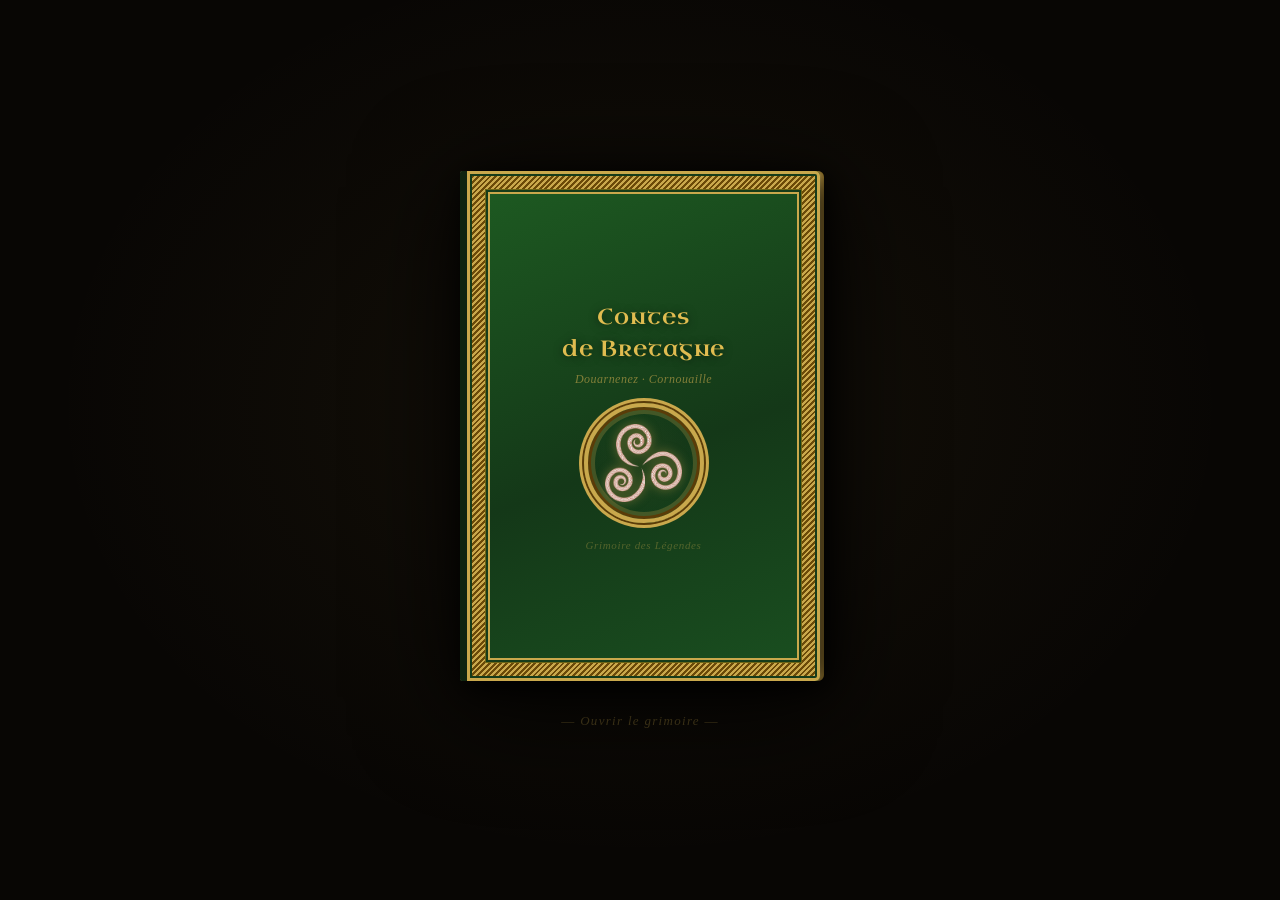
<file: index.html>
<!DOCTYPE html>
<html lang="fr">
<head>
  <meta charset="UTF-8">
  <meta name="viewport" content="width=device-width, initial-scale=1.0">
  <title>Contes de Bretagne — Douarnenez</title>
  <link rel="stylesheet" href="css/catalogue.css">
</head>
<body>

<!-- ══════════════════════════════
     LANDING — Grimoire fermé
══════════════════════════════ -->
<section id="landing" onclick="ouvrirGrimoire()">
  <div class="grimoire-wrap">
    <div class="grimoire" id="grimoire">
      <div class="grimoire-dos"></div>
      <div class="grimoire-couverture">
        <p class="cover-title">Contes<br>de Bretagne</p>
        <p class="cover-sub">Douarnenez · Cornouaille</p>
        <div class="cover-anneau">
          <img class="cover-triskel" src="images/triskel.png" alt="Triskèle">
        </div>
        <p class="cover-edition">Grimoire des Légendes</p>
      </div>
    </div>
    <p class="landing-hint">― Ouvrir le grimoire ―</p>
  </div>
</section>

<!-- ══════════════════════════════
     LIVRE — Grimoire ouvert
══════════════════════════════ -->
<section id="livre" class="cache">
  <div class="scene-livre">

    <!-- Navigation mobile -->
    <div class="nav-mobile">
      <button class="nav-mobile-btn actif" id="btn-index" onclick="voirPage('gauche')">Index</button>
      <button class="nav-mobile-btn" id="btn-conte" onclick="voirPage('droite')">Conte</button>
    </div>

    <div class="livre" id="livre-inner">

      <!-- Page gauche : navigation -->
      <div class="page page-gauche">
        <div class="page-entete">
          <span class="page-chapitre">Index des Contes</span>
          <span class="page-numero">I</span>
        </div>
        <div class="page-corps">
          <input class="barre-recherche" id="recherche" type="text"
                 placeholder="Chercher un conte ou un personnage…"
                 oninput="filtrer()">
          <div class="filtres">
            <button class="filtre actif" onclick="setFiltre('tous')">Tous</button>
            <button class="filtre" onclick="setFiltre('douarnenez')">Douarnenez</button>
            <button class="filtre" onclick="setFiltre('mer')">Mer</button>
            <button class="filtre" onclick="setFiltre('creature')">Créatures</button>
            <button class="filtre" onclick="setFiltre('mort')">Mort</button>
            <button class="filtre" onclick="setFiltre('royaute')">Royauté</button>
            <button class="filtre" onclick="setFiltre('magie')">Magie</button>
            <button class="filtre" onclick="setFiltre('amour')">Amour</button>
          </div>
          <ul class="liste-contes" id="liste-contes"></ul>
          <p class="compte" id="compte"></p>
        </div>
        <div class="page-pied"><span class="ornement">✦</span></div>
      </div>

      <!-- Reliure -->
      <div class="reliure">
        <span class="reliure-texte">Contes de Bretagne</span>
      </div>

      <!-- Page droite : détail du conte sélectionné -->
      <div class="page page-droite" id="page-droite">
        <div class="page-entete">
          <span class="page-numero">II</span>
          <span class="page-chapitre" id="titre-droite">—</span>
        </div>
        <div class="page-corps" id="corps-droite"></div>
        <div class="page-pied"><span class="ornement">✦</span></div>
      </div>

    </div>
  </div>
</section>

<script>
const contes = [
  {
    nom: "La Cité d'Ys (Ker Ys)", type: "Légende fondatrice",
    themes: ["mer","royaute","amour"], localDouarnenez: true, age: "Dès 5 ans",
    page: "cite_ys.html",
    desc: "La ville engloutie dans la baie de Douarnenez, construite par le roi Gradlon pour sa fille Dahut.",
    detail: "Le roi Gradlon bâtit Ys sous le niveau de la mer, protégée par une digue dont lui seul possède la clé. Sa fille Dahut se laisse séduire par un cavalier rouge qui la convainc de voler la clé. La mer s'engouffre et engloutit la ville. Gradlon s'enfuit à cheval ; Saint Guénolé pousse Dahut dans les flots. Elle devient sirène. Par temps calme, les marins entendent sonner les cloches d'Ys sous les vagues.",
    lieux: "Baie de Douarnenez, île Tristan",
    personnages: "Roi Gradlon, Dahut (Ahès), Saint Guénolé"
  },
  {
    nom: "Le Roi Marc'h", type: "Légende locale",
    themes: ["royaute","mer","magie"], localDouarnenez: true, age: "Dès 8 ans",
    page: "roi_march.html",
    desc: "Le roi légendaire aux oreilles de cheval dont le palais se trouvait à Portz-Marc'h, près de Douarnenez.",
    detail: "Marc'h, roi de Cornouaille, cache des oreilles de cheval sous sa couronne. Son secret ne peut être dit qu'à un roseau — qui, coupé et soufflé, le révèle à tout le monde. Son cheval Morvac'h galope sur les falaises avant les tempêtes, présage de naufrage.",
    lieux: "Portz-Marc'h (près Douarnenez), falaises de Cornouaille",
    personnages: "Roi Marc'h, Morvac'h (le cheval)"
  },
  {
    nom: "Les Lavandières de nuit", type: "Légende nocturne",
    themes: ["mort","magie"], localDouarnenez: false, age: "Dès 9 ans",
    page: "lavandiere_nuit.html",
    desc: "Des femmes maudites qui lavent des linceuls au clair de lune dans les fontaines isolées.",
    detail: "Ces femmes vêtues de blanc lavent des linceuls dans les fontaines écartées. Si un voyageur s'approche, elles lui demandent d'aider à tordre. Il faut tordre dans le même sens qu'elles, sinon elles vous brisent les bras.",
    lieux: "Fontaines isolées, landes nocturnes",
    personnages: "Les Kannerez-noz"
  },
  {
    nom: "La Grotte des Korrigans", type: "Conte populaire",
    themes: ["creature","magie"], localDouarnenez: false, age: "Dès 7 ans",
    page: "grotte_korrigans.html",
    desc: "Un paludier pauvre accueille une sorcière par une nuit de tempête et reçoit une pierre magique pour trouver le trésor des korrigans.",
    detail: "Yann, paludier breton, n'a plus rien à donner à sa famille. Quand la vieille Katell — réputée sorcière — frappe à sa porte par une nuit de tempête, il l'accueille et lui offre sa dernière pomme. En remerciement, Katell lui confie une pierre magique pour ouvrir le dolmen de Ker Bourg et y trouver le trésor des korrigans.",
    lieux: "Dolmen de Ker Bourg, marais salants de Bretagne",
    personnages: "Yann le paludier, Katell la sorcière, le roi des korrigans"
  },
  {
    nom: "La Sardine d'Argent", type: "Conte merveilleux",
    themes: ["mer","magie","amour"], localDouarnenez: true, age: "Dès 6 ans",
    page: "sardine_argent.html",
    desc: "Un pauvre marin de Douarnenez pêche une sardine magique qui parle et lui accorde trois vœux pour conquérir la fille du plus riche paysan de Ploaré.",
    detail: "Pierre aime la belle Jeannette, fille unique du paysan le plus riche de Ploaré. Le père, cupide, exige toujours plus : d'abord un cheval, puis un collier de perles, puis de l'or. La sardine d'argent pêchée à la pointe du Leydé exauce ses trois souhaits — le cheval naît d'un hippocampe sur la plage du Ris au lever du soleil, les perles viennent des huîtres du fond, et les écailles du poisson se transforment en pièces d'or. Mais la magie a ses limites, et l'avarice a sa punition.",
    lieux: "Douarnenez, pointe du Leydé, plage du Ris, Ploaré, pardon de Sainte-Anne-la-Palud",
    personnages: "Pierre le marin, Jeannette, le père cupide, la sardine d'argent"
  },
  {
    nom: "L'Île aux Sirènes", type: "Conte de mer",
    themes: ["mer","amour","magie","creature"], localDouarnenez: true, age: "Dès 8 ans",
    page: "ile_sirenes.html",
    desc: "Yann, marin de Plomarch, libère une sirène prise dans son filet et se retrouve emporté vers une île enchantée hors du temps.",
    detail: "Un matin près de la pointe du Raz, Yann remonte dans ses filets une sirène aux cheveux de feu. Il la remet à l'eau sans rien dire. Le lendemain, une brise invisible gonfle seule sa voile et l'emporte vers l'Ouest. Il aborde une île invisible aux navigateurs où les sirènes ont des jambes. Irca, la sirène qu'il a sauvée, l'y attend. Sa mère — reine des océans, fille de Neptune — lui offre l'hospitalité. Yann passe une journée merveilleuse avec Irca avant de rentrer. Mais sur l'île des sirènes, le temps passe autrement : deux jours là-bas, c'est cent ans ici.",
    lieux: "Plomarch (Douarnenez), pointe du Raz, île Tristan, Coulinec, Flimiou",
    personnages: "Yann le marin, Irca la sirène, la reine des sirènes, le vieux paysan"
  },
  {
    nom: "Le Bûcheron et le Korrigan", type: "Conte merveilleux",
    themes: ["creature","magie"], localDouarnenez: true, age: "Dès 7 ans",
    page: "bucheron_korrigan.html",
    desc: "Un bûcheron de Poullan libère un korrigan d'un piège et reçoit en récompense l'accès à un jardin souterrain aux fruits d'or, sous l'allée de Lesconil.",
    detail: "Pierrick, pauvre bûcheron qui vend son bois à Tréboul et Pont-Croix, trouve un korrigan coincé dans un piège de chasseur près de Pen-ar-C'hoat. Il le libère sans rien demander. Le korrigan revient le nuit pour le guider jusqu'à l'allée de pierres couvertes de Lesconil : sous les dalles, un escalier mène à un jardin secret où un arbre porte des fruits d'or. Il ne faut prendre que ceux qui sont tombés à terre. Pierrick respecte la règle — mais Jakès, le paysan cupide à qui il révèle le secret, ne peut pas résister.",
    lieux: "Poullan, Pen-ar-C'hoat, Tréboul, allée couverte de Lesconil",
    personnages: "Pierrick le bûcheron, le korrigan, Jakès le paysan"
  },
  {
    nom: "Pourquoi la Mer est Salée", type: "Conte étiologique",
    themes: ["mer","magie"], localDouarnenez: true, age: "Dès 6 ans",
    page: "mer_salee.html",
    desc: "Un moulin magique tombé au fond de la mer qui ne s'arrête plus de moudre — voilà pourquoi la mer est salée.",
    detail: "Un pêcheur au grand cœur reçoit d'une vieille mystérieuse un moulin magique capable de produire tout ce qu'on lui demande. Il suffit de dire Maltameï pour l'activer, et Agan pen, agan di pen pour l'arrêter. Son fils Léon, curieux et maladroit, surprend le secret — sans retenir la formule d'arrêt. Confiture de rhubarbe, miel, et enfin sel en pleine mer… le moulin finit par couler au fond des flots, où il tourne encore.",
    lieux: "La côte bretonne, la forêt, le large",
    personnages: "Le père pêcheur, Pierrot, Léon, la vieille de la forêt"
  },
  {
    nom: "Les Trois Poils de la Barbe d'Or du Diable", type: "Conte merveilleux",
    themes: ["magie","creature","royaute"], localDouarnenez: false, age: "Dès 7 ans",
    page: "trois_poils.html",
    desc: "Un enfant prédestiné brave le roi et descend en Enfer pour arracher trois poils de la barbe dorée du Diable.",
    detail: "Charles, fils d'un vieux jardinier et filleul du roi, est exposé aux flots dans un berceau de verre dès sa naissance pour déjouer une prophétie. Recueilli par un marchand de Bordeaux, il grandit loin de tout. Le roi le retrouve, le prend à son service, tente à nouveau de le faire tuer — en vain, grâce à trois maltôtiers au grand cœur. Charles s'illustre à la guerre, conquiert l'amour de la princesse, mais le roi refuse toujours le mariage... jusqu'au jour où il pose une condition impossible : rapporter trois poils de la barbe d'or du Diable.",
    lieux: "Paris, Bordeaux, les routes de l'Enfer",
    personnages: "Charles, Malo le jardinier, le roi de France, la princesse, la mère du Diable, les trois maltôtiers"
  },
  {
    nom: "Tristan et Yseult", type: "Légende des amants",
    themes: ["amour","mort","magie","royaute"], localDouarnenez: true, age: "Dès 10 ans",
    page: "tristan_yseult.html",
    desc: "Les deux amants maudits dont l'histoire est à jamais liée à l'île Tristan, en face de Douarnenez.",
    detail: "Tristan, neveu du roi Marc'h, est envoyé chercher Yseult d'Irlande pour que son oncle l'épouse. Sur le bateau du retour, ils boivent par erreur un philtre d'amour. Leur amour impossible les conduira tous deux à la mort — et leurs tombes, en Cornouaille, sont reliées par une ronce que personne ne peut séparer.",
    lieux: "Île Tristan (Douarnenez), Irlande, forêt du Morrois, Cornouaille",
    personnages: "Tristan, Yseult la Blonde, Roi Marc'h, Brangien, Yseult aux Blanches Mains"
  },
  {
    nom: "Les Deux Bossus et les Nains", type: "Conte populaire",
    themes: ["creature","magie"], localDouarnenez: false, age: "Dès 6 ans",
    page: "deux_bossus.html",
    desc: "Deux tailleurs bossus rencontrent les Danseurs de nuit sur la lande. L'un repart sans sa bosse, l'autre en repart avec deux.",
    detail: "Nonnic et Gabic sont deux amis tailleurs, tous deux bossus. Sur la lande de Penn-an-Roc'hou, Nonnic tombe sur des nains qui dansent en chantant toujours la même chanson. Il complète leur mélodie — et ils lui ôtent sa bosse. Gabic veut faire pareil mais il gâte la rime. Les nains lui ajoutent la bosse de son ami à la sienne.",
    lieux: "Lande de Penn-an-Roc'hou, Plouaret",
    personnages: "Nonnic, Gabic, les Danseurs de nuit (Kornikaned)"
  }
];

const themeLabel = { mer:'Mer', mort:'Mort', magie:'Magie', royaute:'Royauté', creature:'Créature', amour:'Amour' };
const badgeClass  = { mer:'badge-mer', mort:'badge-mort', magie:'badge-magie', royaute:'badge-royaute', creature:'badge-creature', amour:'badge-amour' };

let filtre    = 'tous';
let selection = 0;
let visibles  = contes.map((_,i) => i);

/* ── Ouverture du grimoire ── */
function ouvrirGrimoire() {
  document.getElementById('grimoire').classList.add('ouverture');
  const landing = document.getElementById('landing');
  setTimeout(() => { landing.style.transition = 'opacity 0.45s'; landing.style.opacity = '0'; }, 850);
  setTimeout(() => {
    landing.classList.add('cache');
    const livre = document.getElementById('livre');
    livre.classList.remove('cache');
    livre.style.opacity = '0';
    livre.style.transition = 'opacity 0.5s';
    requestAnimationFrame(() => requestAnimationFrame(() => { livre.style.opacity = '1'; }));
    renderListe();
    afficherConte(0, true);
  }, 1300);
}

/* ── Filtres ── */
function setFiltre(f) {
  filtre = f;
  document.querySelectorAll('.filtre').forEach(b =>
    b.classList.toggle('actif', b.getAttribute('onclick').includes("'"+f+"'"))
  );
  filtrer();
}

function filtrer() {
  const q = document.getElementById('recherche').value.toLowerCase();
  visibles = contes.map((_,i) => i).filter(i => {
    const c = contes[i];
    const matchQ = !q || c.nom.toLowerCase().includes(q)
                       || c.desc.toLowerCase().includes(q)
                       || (c.personnages && c.personnages.toLowerCase().includes(q));
    const matchF = filtre === 'tous'
                || (filtre === 'douarnenez' && c.localDouarnenez)
                || c.themes.includes(filtre);
    return matchQ && matchF;
  });
  renderListe();
  if (visibles.length > 0 && !visibles.includes(selection)) afficherConte(visibles[0], true);
}

/* ── Rendu de la liste ── */
function renderListe() {
  const ul = document.getElementById('liste-contes');
  document.getElementById('compte').textContent = visibles.length + ' conte' + (visibles.length > 1 ? 's' : '');
  if (visibles.length === 0) { ul.innerHTML = '<li class="aucun">Aucun conte trouvé</li>'; return; }
  ul.innerHTML = visibles.map(i => {
    const c = contes[i];
    return `<li class="conte-item${i === selection ? ' selectionne' : ''}" onclick="afficherConte(${i})">
      <span class="item-dot">◆</span>
      <div class="item-texte">
        <span class="item-nom">${c.nom}</span>
        <span class="item-type">${c.type}</span>
      </div>
      ${c.localDouarnenez ? '<span class="item-local" title="Ancré à Douarnenez">★</span>' : ''}
    </li>`;
  }).join('');
}

/* ── Affichage d'un conte (avec animation de page) ── */
function afficherConte(index, sanAnimation) {
  if (index === selection && document.getElementById('corps-droite').innerHTML !== '' && !sanAnimation) return;
  selection = index;

  if (sanAnimation) {
    renderPageDroite();
    renderListe();
    return;
  }

  const pageDroite = document.getElementById('page-droite');
  pageDroite.classList.add('tourne');
  setTimeout(() => { renderPageDroite(); renderListe(); }, 240);
  setTimeout(() => { pageDroite.classList.remove('tourne'); }, 520);
  voirPage('droite');
}

/* ── Rendu de la page droite ── */
function renderPageDroite() {
  const c = contes[selection];
  document.getElementById('titre-droite').textContent = c.nom;
  const badges = c.themes.map(t => `<span class="badge-page ${badgeClass[t]}">${themeLabel[t]}</span>`).join('');
  document.getElementById('corps-droite').innerHTML = `
    <div style="margin-bottom:10px">
      <h2 class="detail-nom">${c.nom}</h2>
      <p class="detail-type">${c.type}</p>
      <div class="detail-badges">${badges}</div>
    </div>
    <p class="detail-desc">${c.desc}</p>
    <div class="separateur">── ✦ ──</div>
    <p class="detail-texte">${c.detail}</p>
    <div class="detail-meta">
      ${c.lieux       ? `<p><strong>Lieux :</strong> ${c.lieux}</p>` : ''}
      ${c.personnages ? `<p><strong>Personnages :</strong> ${c.personnages}</p>` : ''}
    </div>
    <div class="detail-pied">
      ${c.localDouarnenez ? '<span class="etiquette-locale">★ Ancré à Douarnenez</span>' : '<span></span>'}
      <span class="etiquette-age">${c.age}</span>
    </div>
    ${c.page ? `<a href="${c.page}" class="lien-conte">Lire le conte complet ↗</a>` : ''}
  `;
}

/* ── Navigation mobile ── */
function voirPage(cote) {
  const inner  = document.getElementById('livre-inner');
  const btnIdx = document.getElementById('btn-index');
  const btnCte = document.getElementById('btn-conte');
  if (cote === 'droite') {
    inner.classList.add('voir-droite');
    btnIdx.classList.remove('actif');
    btnCte.classList.add('actif');
  } else {
    inner.classList.remove('voir-droite');
    btnIdx.classList.add('actif');
    btnCte.classList.remove('actif');
  }
}

// Ouvrir directement le livre si on vient d'une page de conte
if (location.hash === '#livre') {
  document.getElementById('landing').classList.add('cache');
  const livre = document.getElementById('livre');
  livre.classList.remove('cache');
  renderListe();
  afficherConte(0, true);
  history.replaceState(null, '', location.pathname);
}
</script>
</body>
</html>
</file>
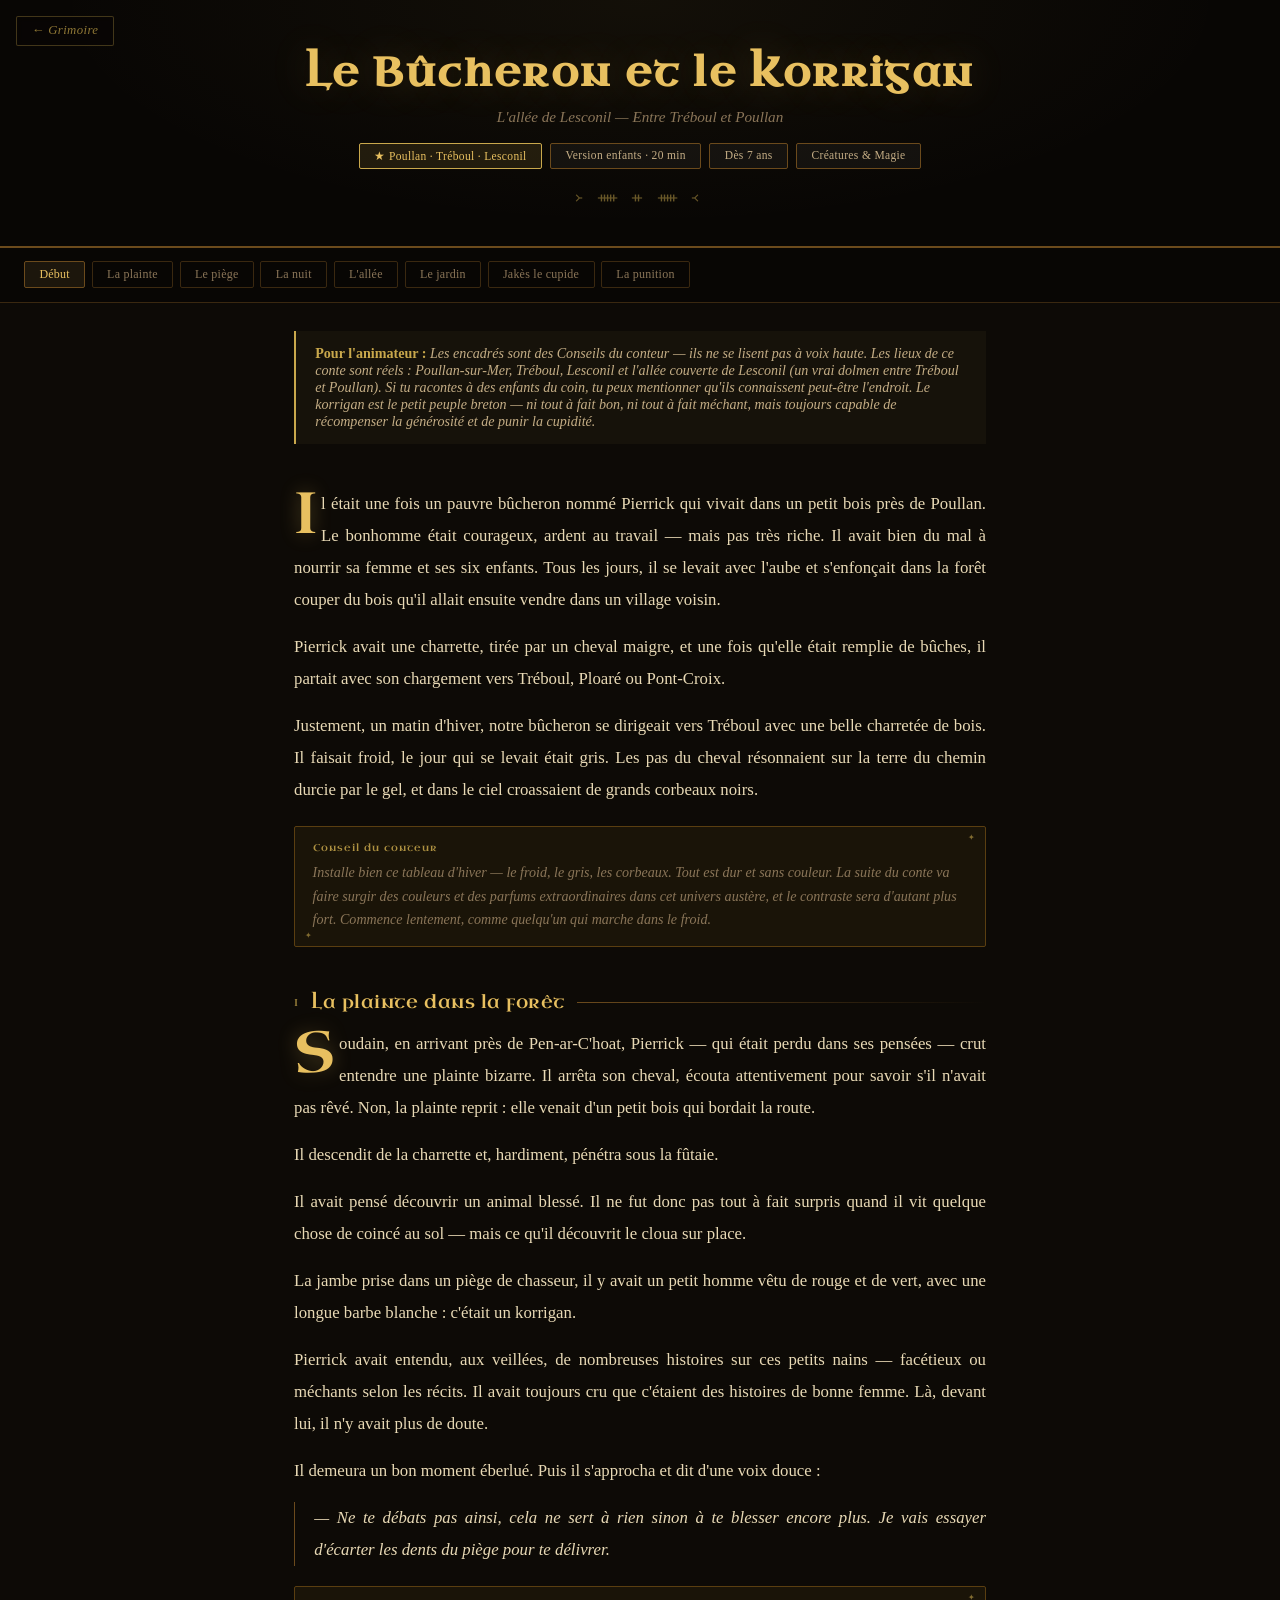
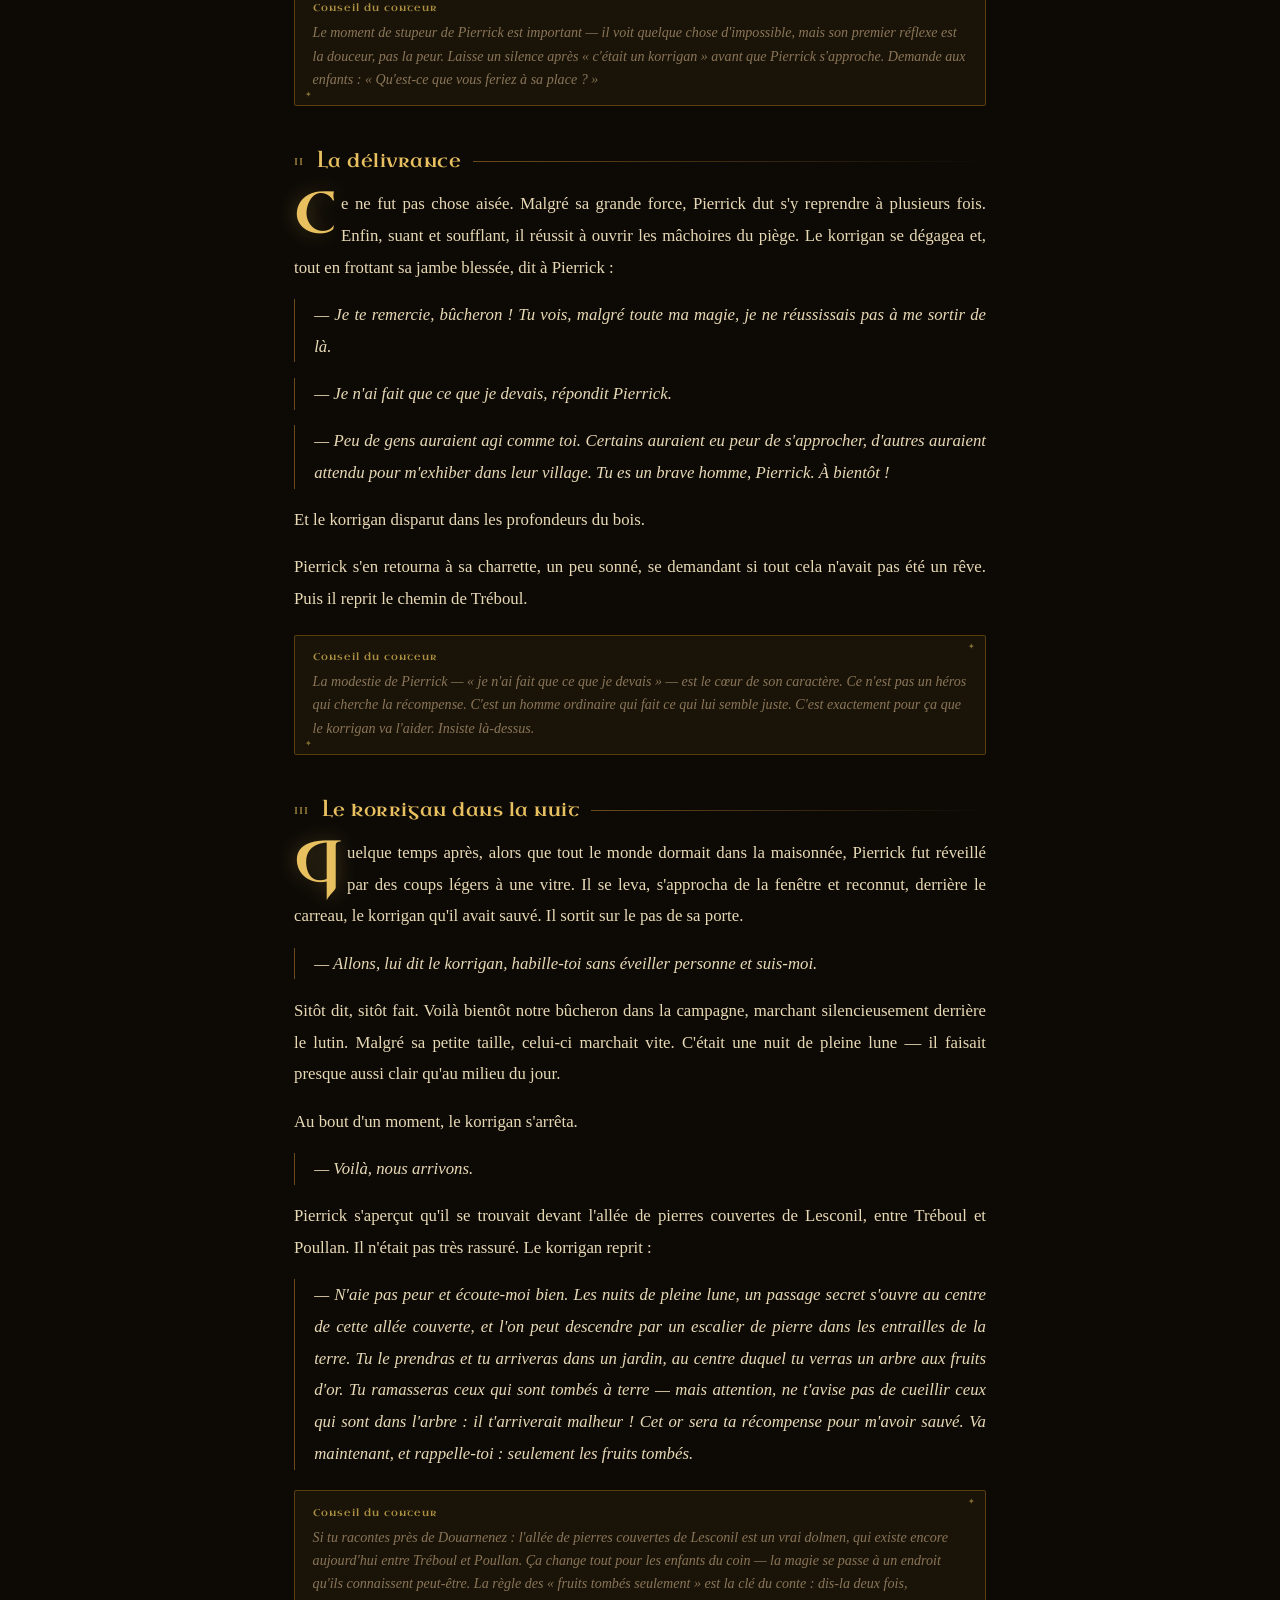
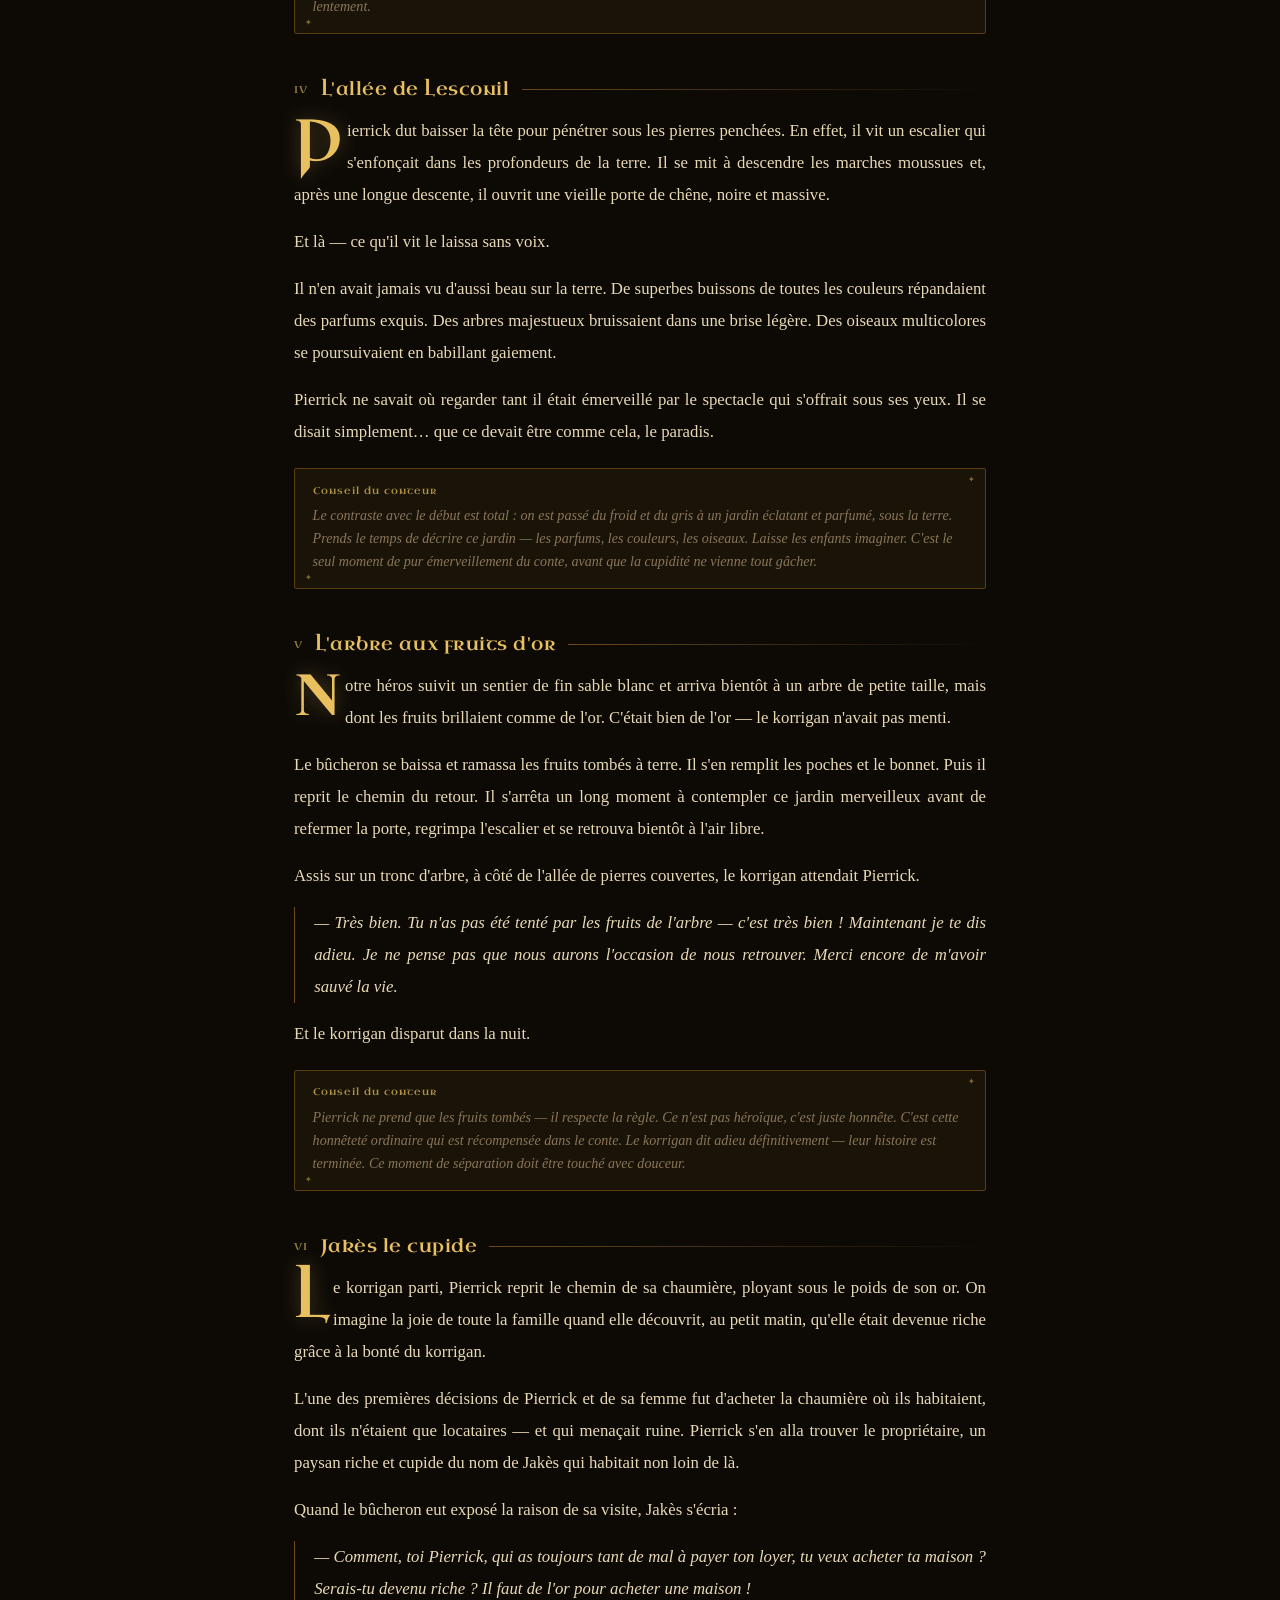
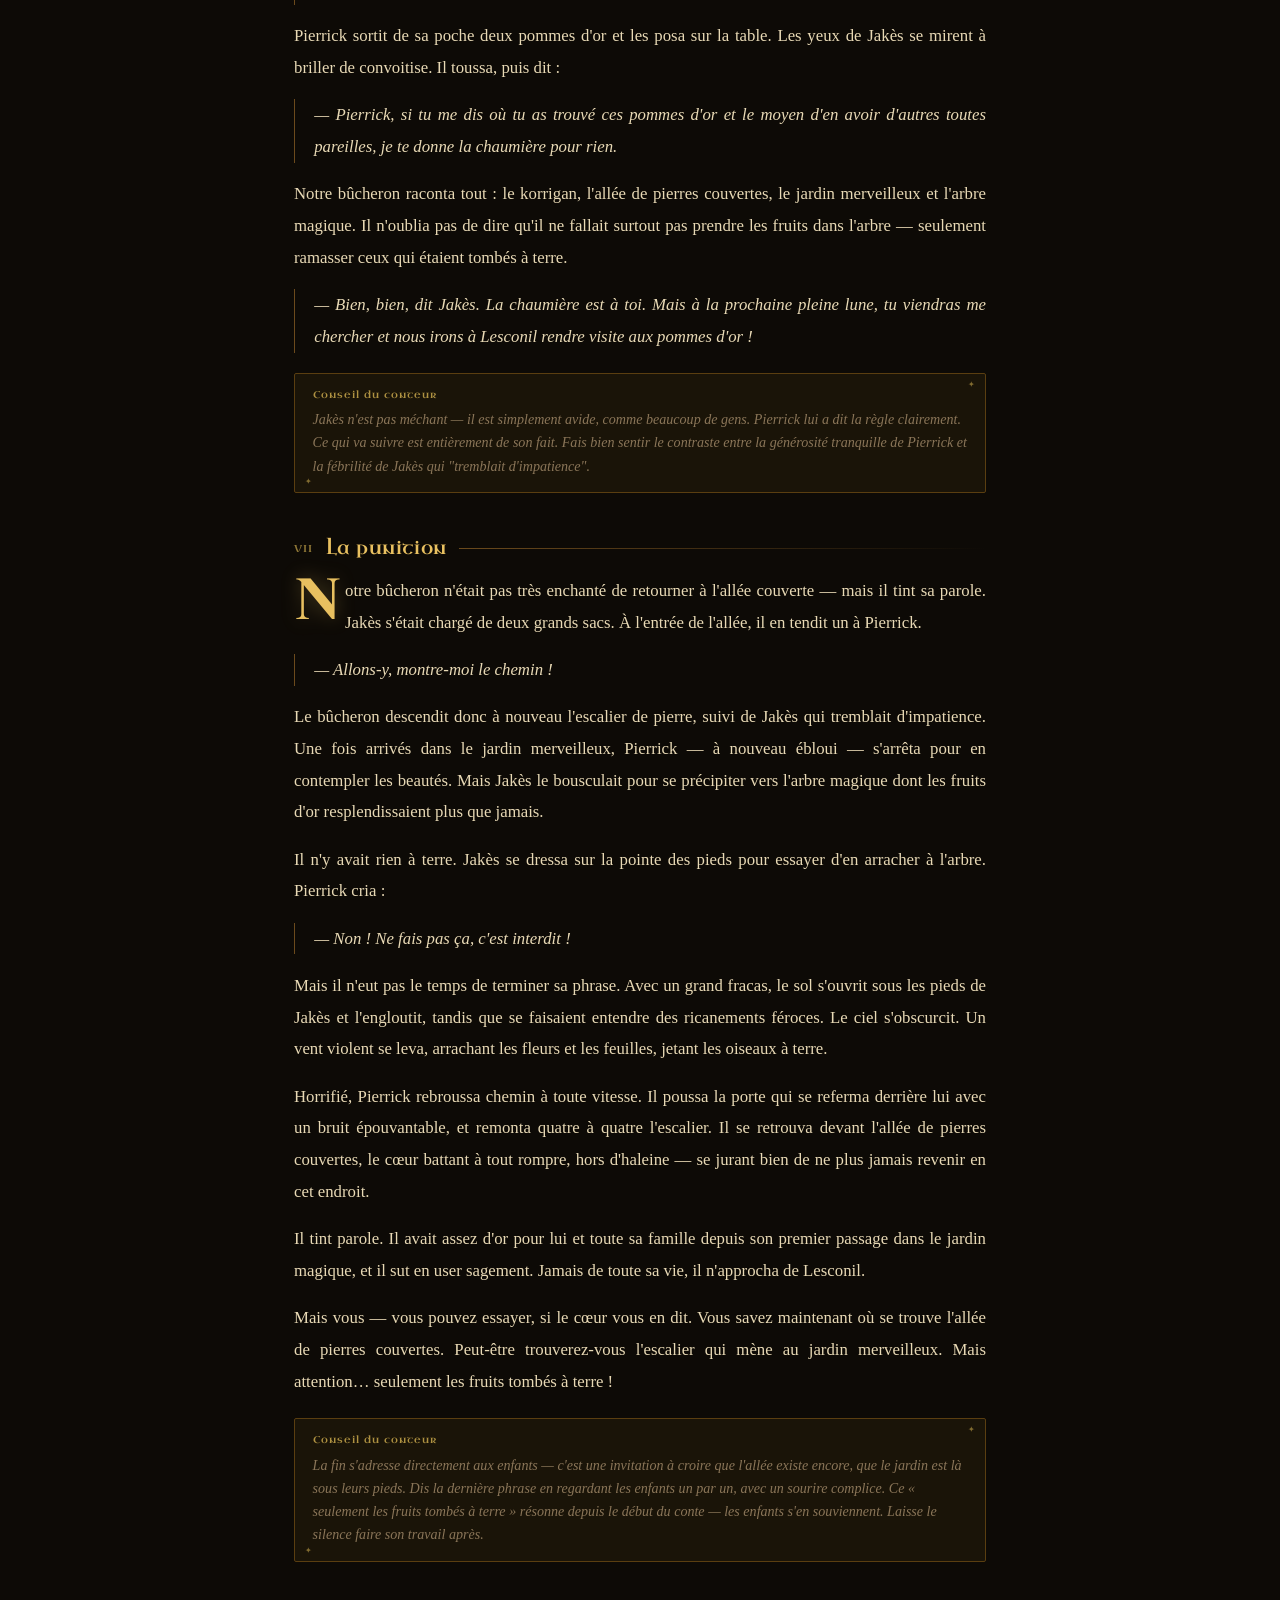
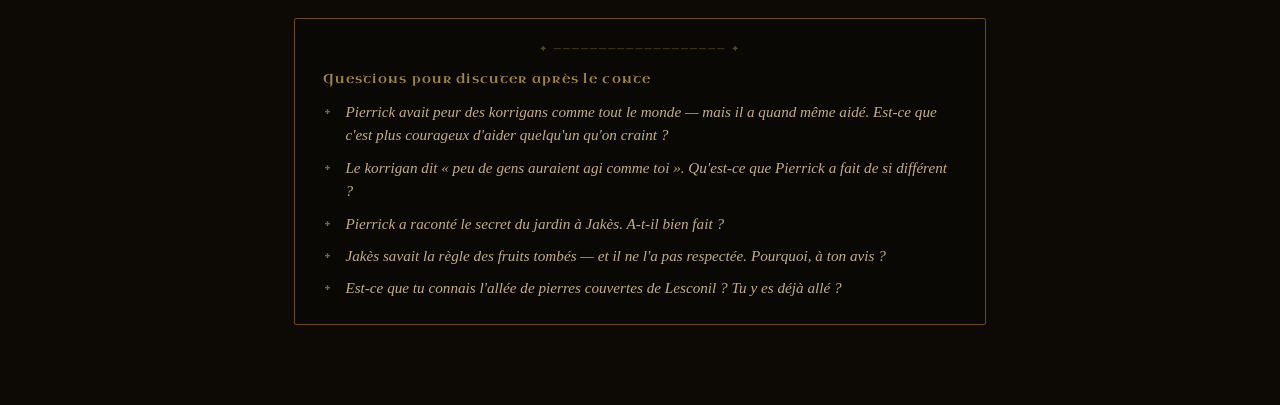
<file: bucheron_korrigan.html>
<!DOCTYPE html>
<html lang="fr">
<head>
<meta charset="UTF-8">
<meta name="viewport" content="width=device-width, initial-scale=1.0">
<title>Le Bûcheron et le Korrigan — Contes de Bretagne</title>
<link rel="stylesheet" href="css/conte.css">
</head>
<body>

<a class="btn-retour" href="index.html#livre">← Grimoire</a>
<div class="progress-bar" id="progress"></div>

<div class="hero">
  <div class="hero-inner">
    <h1>Le Bûcheron et le Korrigan</h1>
    <p class="hero-sub">L'allée de Lesconil — Entre Tréboul et Poullan</p>
    <div class="badges">
      <span class="badge local">★ Poullan · Tréboul · Lesconil</span>
      <span class="badge">Version enfants · 20 min</span>
      <span class="badge">Dès 7 ans</span>
      <span class="badge">Créatures &amp; Magie</span>
    </div>
  </div>
</div>

<nav class="nav-chapitres" id="nav">
  <button class="nav-btn active" onclick="scrollTo(0,0)">Début</button>
  <button class="nav-btn" onclick="scrollToId('ch1')">La plainte</button>
  <button class="nav-btn" onclick="scrollToId('ch2')">Le piège</button>
  <button class="nav-btn" onclick="scrollToId('ch3')">La nuit</button>
  <button class="nav-btn" onclick="scrollToId('ch4')">L'allée</button>
  <button class="nav-btn" onclick="scrollToId('ch5')">Le jardin</button>
  <button class="nav-btn" onclick="scrollToId('ch6')">Jakès le cupide</button>
  <button class="nav-btn" onclick="scrollToId('ch7')">La punition</button>
</nav>

<div class="main">

  <div class="info-anim">
    <strong>Pour l'animateur :</strong> Les encadrés sont des <em>Conseils du conteur</em> — ils ne se lisent pas à voix haute. Les lieux de ce conte sont réels : Poullan-sur-Mer, Tréboul, Lesconil et l'allée couverte de Lesconil (un vrai dolmen entre Tréboul et Poullan). Si tu racontes à des enfants du coin, tu peux mentionner qu'ils connaissent peut-être l'endroit. Le korrigan est le petit peuple breton — ni tout à fait bon, ni tout à fait méchant, mais toujours capable de récompenser la générosité et de punir la cupidité.
  </div>

  <!-- ── Intro ── -->
  <div class="chapitre" id="ch0">
    <div class="texte">
      <p>Il était une fois un pauvre bûcheron nommé Pierrick qui vivait dans un petit bois près de Poullan. Le bonhomme était courageux, ardent au travail — mais pas très riche. Il avait bien du mal à nourrir sa femme et ses six enfants. Tous les jours, il se levait avec l'aube et s'enfonçait dans la forêt couper du bois qu'il allait ensuite vendre dans un village voisin.</p>
      <p>Pierrick avait une charrette, tirée par un cheval maigre, et une fois qu'elle était remplie de bûches, il partait avec son chargement vers Tréboul, Ploaré ou Pont-Croix.</p>
      <p>Justement, un matin d'hiver, notre bûcheron se dirigeait vers Tréboul avec une belle charretée de bois. Il faisait froid, le jour qui se levait était gris. Les pas du cheval résonnaient sur la terre du chemin durcie par le gel, et dans le ciel croassaient de grands corbeaux noirs.</p>
    </div>
    <div class="conseil-conteur">
      <div class="conseil-label">Conseil du conteur</div>
      <p class="conseil-texte">Installe bien ce tableau d'hiver — le froid, le gris, les corbeaux. Tout est dur et sans couleur. La suite du conte va faire surgir des couleurs et des parfums extraordinaires dans cet univers austère, et le contraste sera d'autant plus fort. Commence lentement, comme quelqu'un qui marche dans le froid.</p>
    </div>
  </div>

  <!-- ── Ch 1 ── -->
  <div class="chapitre" id="ch1">
    <div class="chapitre-header">
      <span class="chapitre-num">I</span>
      <span class="chapitre-titre">La plainte dans la forêt</span>
      <span class="chapitre-ligne"></span>
    </div>
    <div class="texte">
      <p>Soudain, en arrivant près de Pen-ar-C'hoat, Pierrick — qui était perdu dans ses pensées — crut entendre une plainte bizarre. Il arrêta son cheval, écouta attentivement pour savoir s'il n'avait pas rêvé. Non, la plainte reprit : elle venait d'un petit bois qui bordait la route.</p>
      <p>Il descendit de la charrette et, hardiment, pénétra sous la fûtaie.</p>
      <p>Il avait pensé découvrir un animal blessé. Il ne fut donc pas tout à fait surpris quand il vit quelque chose de coincé au sol — mais ce qu'il découvrit le cloua sur place.</p>
      <p>La jambe prise dans un piège de chasseur, il y avait un petit homme vêtu de rouge et de vert, avec une longue barbe blanche : c'était un korrigan.</p>
      <p>Pierrick avait entendu, aux veillées, de nombreuses histoires sur ces petits nains — facétieux ou méchants selon les récits. Il avait toujours cru que c'étaient des histoires de bonne femme. Là, devant lui, il n'y avait plus de doute.</p>
      <p>Il demeura un bon moment éberlué. Puis il s'approcha et dit d'une voix douce :</p>
      <p class="dialogue">— Ne te débats pas ainsi, cela ne sert à rien sinon à te blesser encore plus. Je vais essayer d'écarter les dents du piège pour te délivrer.</p>
    </div>
    <div class="conseil-conteur">
      <div class="conseil-label">Conseil du conteur</div>
      <p class="conseil-texte">Le moment de stupeur de Pierrick est important — il voit quelque chose d'impossible, mais son premier réflexe est la douceur, pas la peur. Laisse un silence après « c'était un korrigan » avant que Pierrick s'approche. Demande aux enfants : « Qu'est-ce que vous feriez à sa place ? »</p>
    </div>
  </div>

  <!-- ── Ch 2 ── -->
  <div class="chapitre" id="ch2">
    <div class="chapitre-header">
      <span class="chapitre-num">II</span>
      <span class="chapitre-titre">La délivrance</span>
      <span class="chapitre-ligne"></span>
    </div>
    <div class="texte">
      <p>Ce ne fut pas chose aisée. Malgré sa grande force, Pierrick dut s'y reprendre à plusieurs fois. Enfin, suant et soufflant, il réussit à ouvrir les mâchoires du piège. Le korrigan se dégagea et, tout en frottant sa jambe blessée, dit à Pierrick :</p>
      <p class="dialogue">— Je te remercie, bûcheron ! Tu vois, malgré toute ma magie, je ne réussissais pas à me sortir de là.</p>
      <p class="dialogue">— Je n'ai fait que ce que je devais, répondit Pierrick.</p>
      <p class="dialogue">— Peu de gens auraient agi comme toi. Certains auraient eu peur de s'approcher, d'autres auraient attendu pour m'exhiber dans leur village. Tu es un brave homme, Pierrick. À bientôt !</p>
      <p>Et le korrigan disparut dans les profondeurs du bois.</p>
      <p>Pierrick s'en retourna à sa charrette, un peu sonné, se demandant si tout cela n'avait pas été un rêve. Puis il reprit le chemin de Tréboul.</p>
    </div>
    <div class="conseil-conteur">
      <div class="conseil-label">Conseil du conteur</div>
      <p class="conseil-texte">La modestie de Pierrick — « je n'ai fait que ce que je devais » — est le cœur de son caractère. Ce n'est pas un héros qui cherche la récompense. C'est un homme ordinaire qui fait ce qui lui semble juste. C'est exactement pour ça que le korrigan va l'aider. Insiste là-dessus.</p>
    </div>
  </div>

  <!-- ── Ch 3 ── -->
  <div class="chapitre" id="ch3">
    <div class="chapitre-header">
      <span class="chapitre-num">III</span>
      <span class="chapitre-titre">Le korrigan dans la nuit</span>
      <span class="chapitre-ligne"></span>
    </div>
    <div class="texte">
      <p>Quelque temps après, alors que tout le monde dormait dans la maisonnée, Pierrick fut réveillé par des coups légers à une vitre. Il se leva, s'approcha de la fenêtre et reconnut, derrière le carreau, le korrigan qu'il avait sauvé. Il sortit sur le pas de sa porte.</p>
      <p class="dialogue">— Allons, lui dit le korrigan, habille-toi sans éveiller personne et suis-moi.</p>
      <p>Sitôt dit, sitôt fait. Voilà bientôt notre bûcheron dans la campagne, marchant silencieusement derrière le lutin. Malgré sa petite taille, celui-ci marchait vite. C'était une nuit de pleine lune — il faisait presque aussi clair qu'au milieu du jour.</p>
      <p>Au bout d'un moment, le korrigan s'arrêta.</p>
      <p class="dialogue">— Voilà, nous arrivons.</p>
      <p>Pierrick s'aperçut qu'il se trouvait devant l'allée de pierres couvertes de Lesconil, entre Tréboul et Poullan. Il n'était pas très rassuré. Le korrigan reprit :</p>
      <p class="dialogue">— N'aie pas peur et écoute-moi bien. Les nuits de pleine lune, un passage secret s'ouvre au centre de cette allée couverte, et l'on peut descendre par un escalier de pierre dans les entrailles de la terre. Tu le prendras et tu arriveras dans un jardin, au centre duquel tu verras un arbre aux fruits d'or. Tu ramasseras ceux qui sont tombés à terre — mais attention, ne t'avise pas de cueillir ceux qui sont dans l'arbre : il t'arriverait malheur ! Cet or sera ta récompense pour m'avoir sauvé. Va maintenant, et rappelle-toi : seulement les fruits tombés.</p>
    </div>
    <div class="conseil-conteur">
      <div class="conseil-label">Conseil du conteur</div>
      <p class="conseil-texte">Si tu racontes près de Douarnenez : l'allée de pierres couvertes de Lesconil est un vrai dolmen, qui existe encore aujourd'hui entre Tréboul et Poullan. Ça change tout pour les enfants du coin — la magie se passe à un endroit qu'ils connaissent peut-être. La règle des « fruits tombés seulement » est la clé du conte : dis-la deux fois, lentement.</p>
    </div>
  </div>

  <!-- ── Ch 4 ── -->
  <div class="chapitre" id="ch4">
    <div class="chapitre-header">
      <span class="chapitre-num">IV</span>
      <span class="chapitre-titre">L'allée de Lesconil</span>
      <span class="chapitre-ligne"></span>
    </div>
    <div class="texte">
      <p>Pierrick dut baisser la tête pour pénétrer sous les pierres penchées. En effet, il vit un escalier qui s'enfonçait dans les profondeurs de la terre. Il se mit à descendre les marches moussues et, après une longue descente, il ouvrit une vieille porte de chêne, noire et massive.</p>
      <p>Et là — ce qu'il vit le laissa sans voix.</p>
      <p>Il n'en avait jamais vu d'aussi beau sur la terre. De superbes buissons de toutes les couleurs répandaient des parfums exquis. Des arbres majestueux bruissaient dans une brise légère. Des oiseaux multicolores se poursuivaient en babillant gaiement.</p>
      <p>Pierrick ne savait où regarder tant il était émerveillé par le spectacle qui s'offrait sous ses yeux. Il se disait simplement… que ce devait être comme cela, le paradis.</p>
    </div>
    <div class="conseil-conteur">
      <div class="conseil-label">Conseil du conteur</div>
      <p class="conseil-texte">Le contraste avec le début est total : on est passé du froid et du gris à un jardin éclatant et parfumé, sous la terre. Prends le temps de décrire ce jardin — les parfums, les couleurs, les oiseaux. Laisse les enfants imaginer. C'est le seul moment de pur émerveillement du conte, avant que la cupidité ne vienne tout gâcher.</p>
    </div>
  </div>

  <!-- ── Ch 5 ── -->
  <div class="chapitre" id="ch5">
    <div class="chapitre-header">
      <span class="chapitre-num">V</span>
      <span class="chapitre-titre">L'arbre aux fruits d'or</span>
      <span class="chapitre-ligne"></span>
    </div>
    <div class="texte">
      <p>Notre héros suivit un sentier de fin sable blanc et arriva bientôt à un arbre de petite taille, mais dont les fruits brillaient comme de l'or. C'était bien de l'or — le korrigan n'avait pas menti.</p>
      <p>Le bûcheron se baissa et ramassa les fruits tombés à terre. Il s'en remplit les poches et le bonnet. Puis il reprit le chemin du retour. Il s'arrêta un long moment à contempler ce jardin merveilleux avant de refermer la porte, regrimpa l'escalier et se retrouva bientôt à l'air libre.</p>
      <p>Assis sur un tronc d'arbre, à côté de l'allée de pierres couvertes, le korrigan attendait Pierrick.</p>
      <p class="dialogue">— Très bien. Tu n'as pas été tenté par les fruits de l'arbre — c'est très bien ! Maintenant je te dis adieu. Je ne pense pas que nous aurons l'occasion de nous retrouver. Merci encore de m'avoir sauvé la vie.</p>
      <p>Et le korrigan disparut dans la nuit.</p>
    </div>
    <div class="conseil-conteur">
      <div class="conseil-label">Conseil du conteur</div>
      <p class="conseil-texte">Pierrick ne prend que les fruits tombés — il respecte la règle. Ce n'est pas héroïque, c'est juste honnête. C'est cette honnêteté ordinaire qui est récompensée dans le conte. Le korrigan dit adieu définitivement — leur histoire est terminée. Ce moment de séparation doit être touché avec douceur.</p>
    </div>
  </div>

  <!-- ── Ch 6 ── -->
  <div class="chapitre" id="ch6">
    <div class="chapitre-header">
      <span class="chapitre-num">VI</span>
      <span class="chapitre-titre">Jakès le cupide</span>
      <span class="chapitre-ligne"></span>
    </div>
    <div class="texte">
      <p>Le korrigan parti, Pierrick reprit le chemin de sa chaumière, ployant sous le poids de son or. On imagine la joie de toute la famille quand elle découvrit, au petit matin, qu'elle était devenue riche grâce à la bonté du korrigan.</p>
      <p>L'une des premières décisions de Pierrick et de sa femme fut d'acheter la chaumière où ils habitaient, dont ils n'étaient que locataires — et qui menaçait ruine. Pierrick s'en alla trouver le propriétaire, un paysan riche et cupide du nom de Jakès qui habitait non loin de là.</p>
      <p>Quand le bûcheron eut exposé la raison de sa visite, Jakès s'écria :</p>
      <p class="dialogue">— Comment, toi Pierrick, qui as toujours tant de mal à payer ton loyer, tu veux acheter ta maison ? Serais-tu devenu riche ? Il faut de l'or pour acheter une maison !</p>
      <p>Pierrick sortit de sa poche deux pommes d'or et les posa sur la table. Les yeux de Jakès se mirent à briller de convoitise. Il toussa, puis dit :</p>
      <p class="dialogue">— Pierrick, si tu me dis où tu as trouvé ces pommes d'or et le moyen d'en avoir d'autres toutes pareilles, je te donne la chaumière pour rien.</p>
      <p>Notre bûcheron raconta tout : le korrigan, l'allée de pierres couvertes, le jardin merveilleux et l'arbre magique. Il n'oublia pas de dire qu'il ne fallait surtout pas prendre les fruits dans l'arbre — seulement ramasser ceux qui étaient tombés à terre.</p>
      <p class="dialogue">— Bien, bien, dit Jakès. La chaumière est à toi. Mais à la prochaine pleine lune, tu viendras me chercher et nous irons à Lesconil rendre visite aux pommes d'or !</p>
    </div>
    <div class="conseil-conteur">
      <div class="conseil-label">Conseil du conteur</div>
      <p class="conseil-texte">Jakès n'est pas méchant — il est simplement avide, comme beaucoup de gens. Pierrick lui a dit la règle clairement. Ce qui va suivre est entièrement de son fait. Fais bien sentir le contraste entre la générosité tranquille de Pierrick et la fébrilité de Jakès qui "tremblait d'impatience".</p>
    </div>
  </div>

  <!-- ── Ch 7 ── -->
  <div class="chapitre" id="ch7">
    <div class="chapitre-header">
      <span class="chapitre-num">VII</span>
      <span class="chapitre-titre">La punition</span>
      <span class="chapitre-ligne"></span>
    </div>
    <div class="texte">
      <p>Notre bûcheron n'était pas très enchanté de retourner à l'allée couverte — mais il tint sa parole. Jakès s'était chargé de deux grands sacs. À l'entrée de l'allée, il en tendit un à Pierrick.</p>
      <p class="dialogue">— Allons-y, montre-moi le chemin !</p>
      <p>Le bûcheron descendit donc à nouveau l'escalier de pierre, suivi de Jakès qui tremblait d'impatience. Une fois arrivés dans le jardin merveilleux, Pierrick — à nouveau ébloui — s'arrêta pour en contempler les beautés. Mais Jakès le bousculait pour se précipiter vers l'arbre magique dont les fruits d'or resplendissaient plus que jamais.</p>
      <p>Il n'y avait rien à terre. Jakès se dressa sur la pointe des pieds pour essayer d'en arracher à l'arbre. Pierrick cria :</p>
      <p class="dialogue">— Non ! Ne fais pas ça, c'est interdit !</p>
      <p>Mais il n'eut pas le temps de terminer sa phrase. Avec un grand fracas, le sol s'ouvrit sous les pieds de Jakès et l'engloutit, tandis que se faisaient entendre des ricanements féroces. Le ciel s'obscurcit. Un vent violent se leva, arrachant les fleurs et les feuilles, jetant les oiseaux à terre.</p>
      <p>Horrifié, Pierrick rebroussa chemin à toute vitesse. Il poussa la porte qui se referma derrière lui avec un bruit épouvantable, et remonta quatre à quatre l'escalier. Il se retrouva devant l'allée de pierres couvertes, le cœur battant à tout rompre, hors d'haleine — se jurant bien de ne plus jamais revenir en cet endroit.</p>
      <p>Il tint parole. Il avait assez d'or pour lui et toute sa famille depuis son premier passage dans le jardin magique, et il sut en user sagement. Jamais de toute sa vie, il n'approcha de Lesconil.</p>
      <p>Mais vous — vous pouvez essayer, si le cœur vous en dit. Vous savez maintenant où se trouve l'allée de pierres couvertes. Peut-être trouverez-vous l'escalier qui mène au jardin merveilleux. Mais attention… seulement les fruits tombés à terre !</p>
    </div>
    <div class="conseil-conteur">
      <div class="conseil-label">Conseil du conteur</div>
      <p class="conseil-texte">La fin s'adresse directement aux enfants — c'est une invitation à croire que l'allée existe encore, que le jardin est là sous leurs pieds. Dis la dernière phrase en regardant les enfants un par un, avec un sourire complice. Ce « seulement les fruits tombés à terre » résonne depuis le début du conte — les enfants s'en souviennent. Laisse le silence faire son travail après.</p>
    </div>
  </div>

  <!-- ── Questions ── -->
  <div class="fin-bloc">
    <div class="fin-titre">Questions pour discuter après le conte</div>
    <ul class="fin-questions">
      <li>Pierrick avait peur des korrigans comme tout le monde — mais il a quand même aidé. Est-ce que c'est plus courageux d'aider quelqu'un qu'on craint ?</li>
      <li>Le korrigan dit « peu de gens auraient agi comme toi ». Qu'est-ce que Pierrick a fait de si différent ?</li>
      <li>Pierrick a raconté le secret du jardin à Jakès. A-t-il bien fait ?</li>
      <li>Jakès savait la règle des fruits tombés — et il ne l'a pas respectée. Pourquoi, à ton avis ?</li>
      <li>Est-ce que tu connais l'allée de pierres couvertes de Lesconil ? Tu y es déjà allé ?</li>
    </ul>
  </div>

</div>

<script>
  window.addEventListener('scroll', () => {
    const el = document.documentElement;
    const pct = el.scrollTop / (el.scrollHeight - el.clientHeight) * 100;
    document.getElementById('progress').style.width = pct + '%';
  });

  const obs = new IntersectionObserver(entries => {
    entries.forEach(e => { if (e.isIntersecting) e.target.classList.add('visible'); });
  }, { threshold: 0.1 });
  document.querySelectorAll('.chapitre').forEach(el => obs.observe(el));

  function scrollToId(id) {
    document.getElementById(id)?.scrollIntoView({ behavior: 'smooth', block: 'start' });
  }

  const chapitres = document.querySelectorAll('.chapitre');
  const navBtns   = document.querySelectorAll('.nav-btn');

  window.addEventListener('scroll', () => {
    let current = 0;
    chapitres.forEach((ch, i) => {
      if (ch.getBoundingClientRect().top < window.innerHeight / 2) current = i;
    });
    navBtns.forEach((b, i) => b.classList.toggle('active', i === current));
  });
</script>
</body>
</html>
</file>
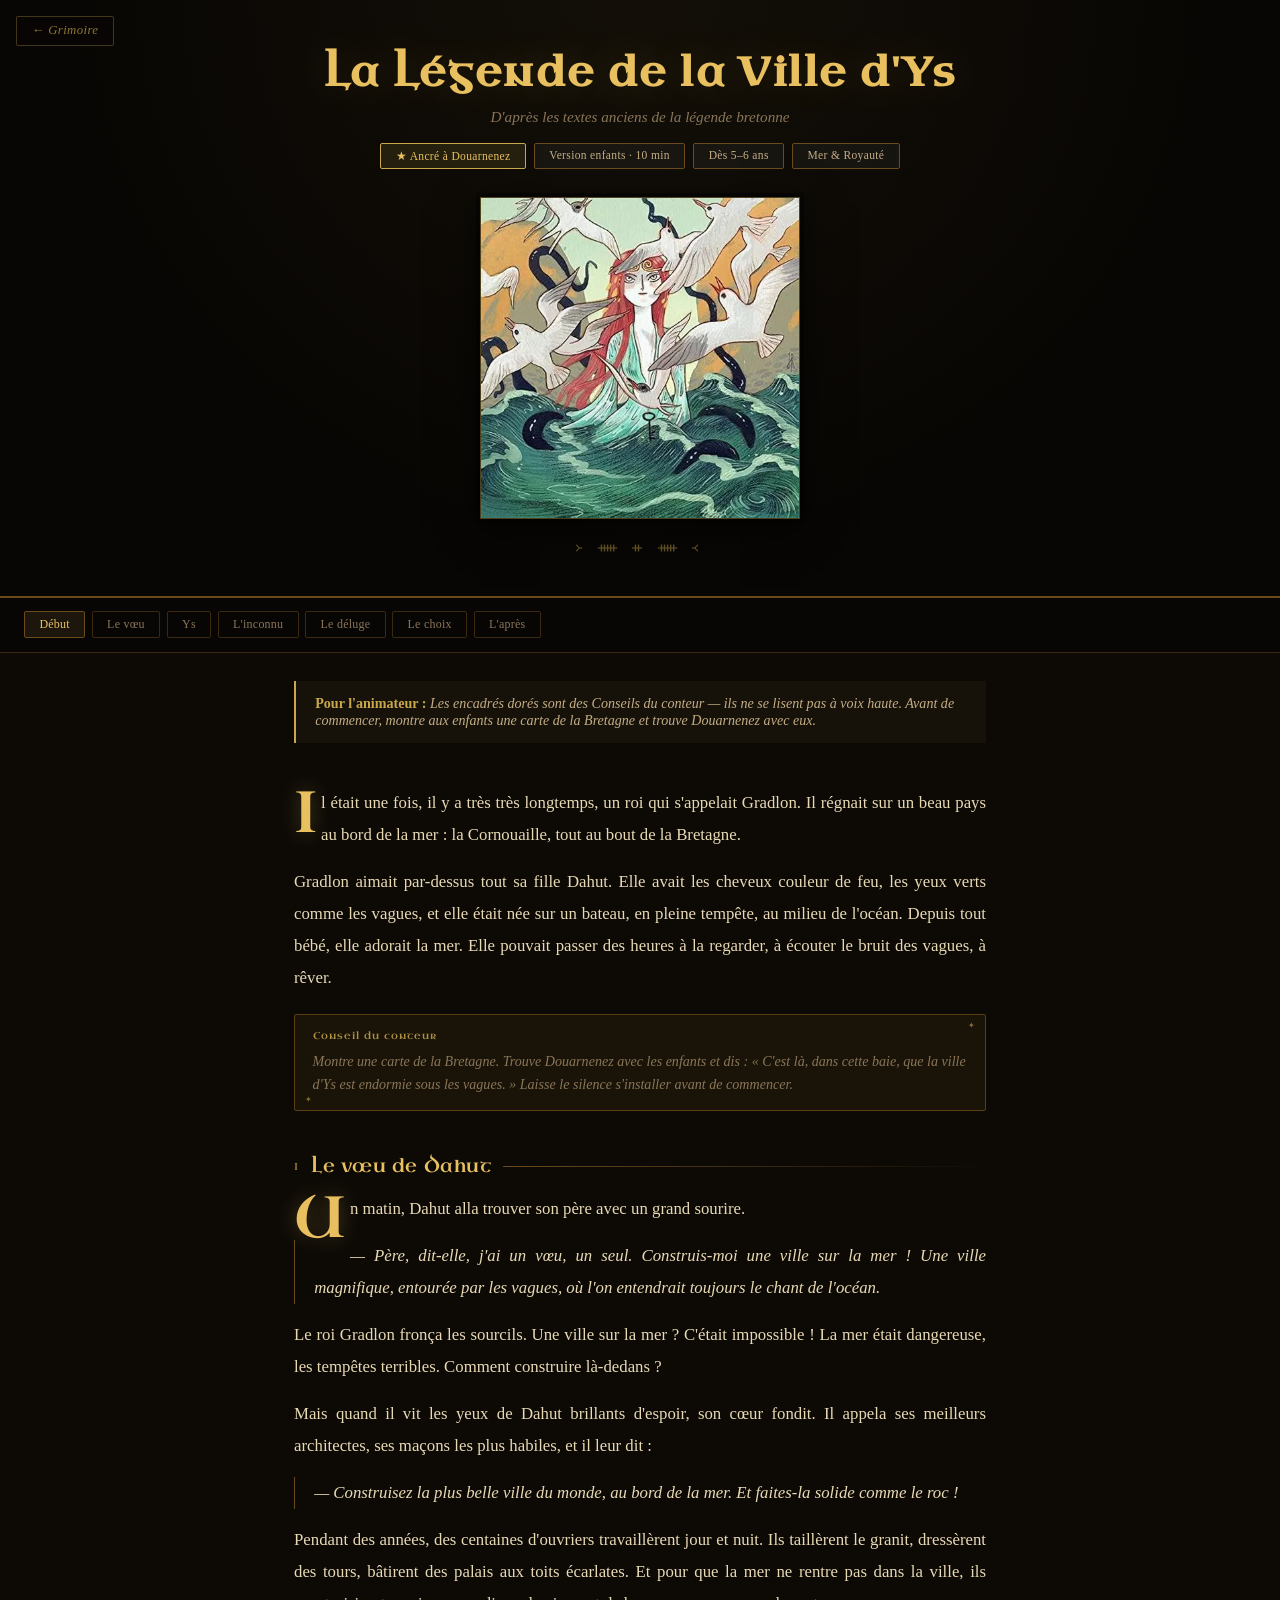
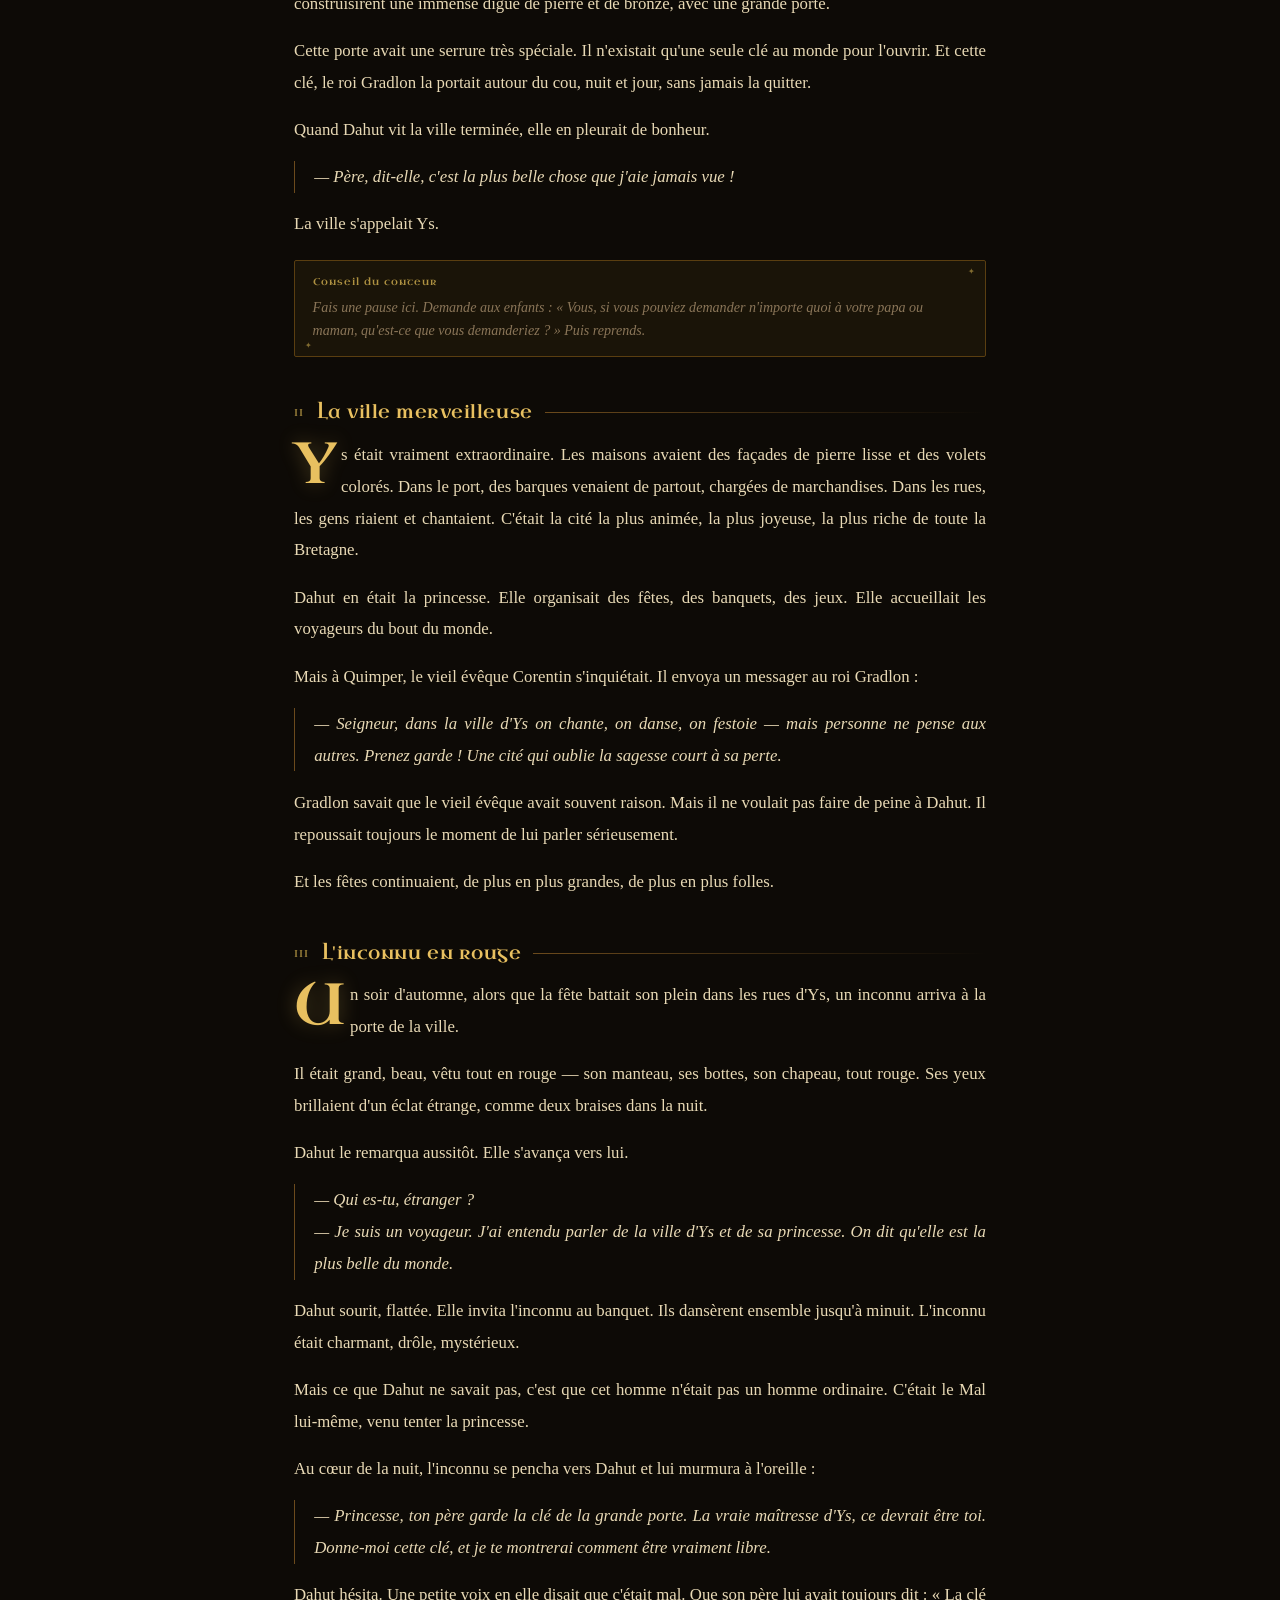
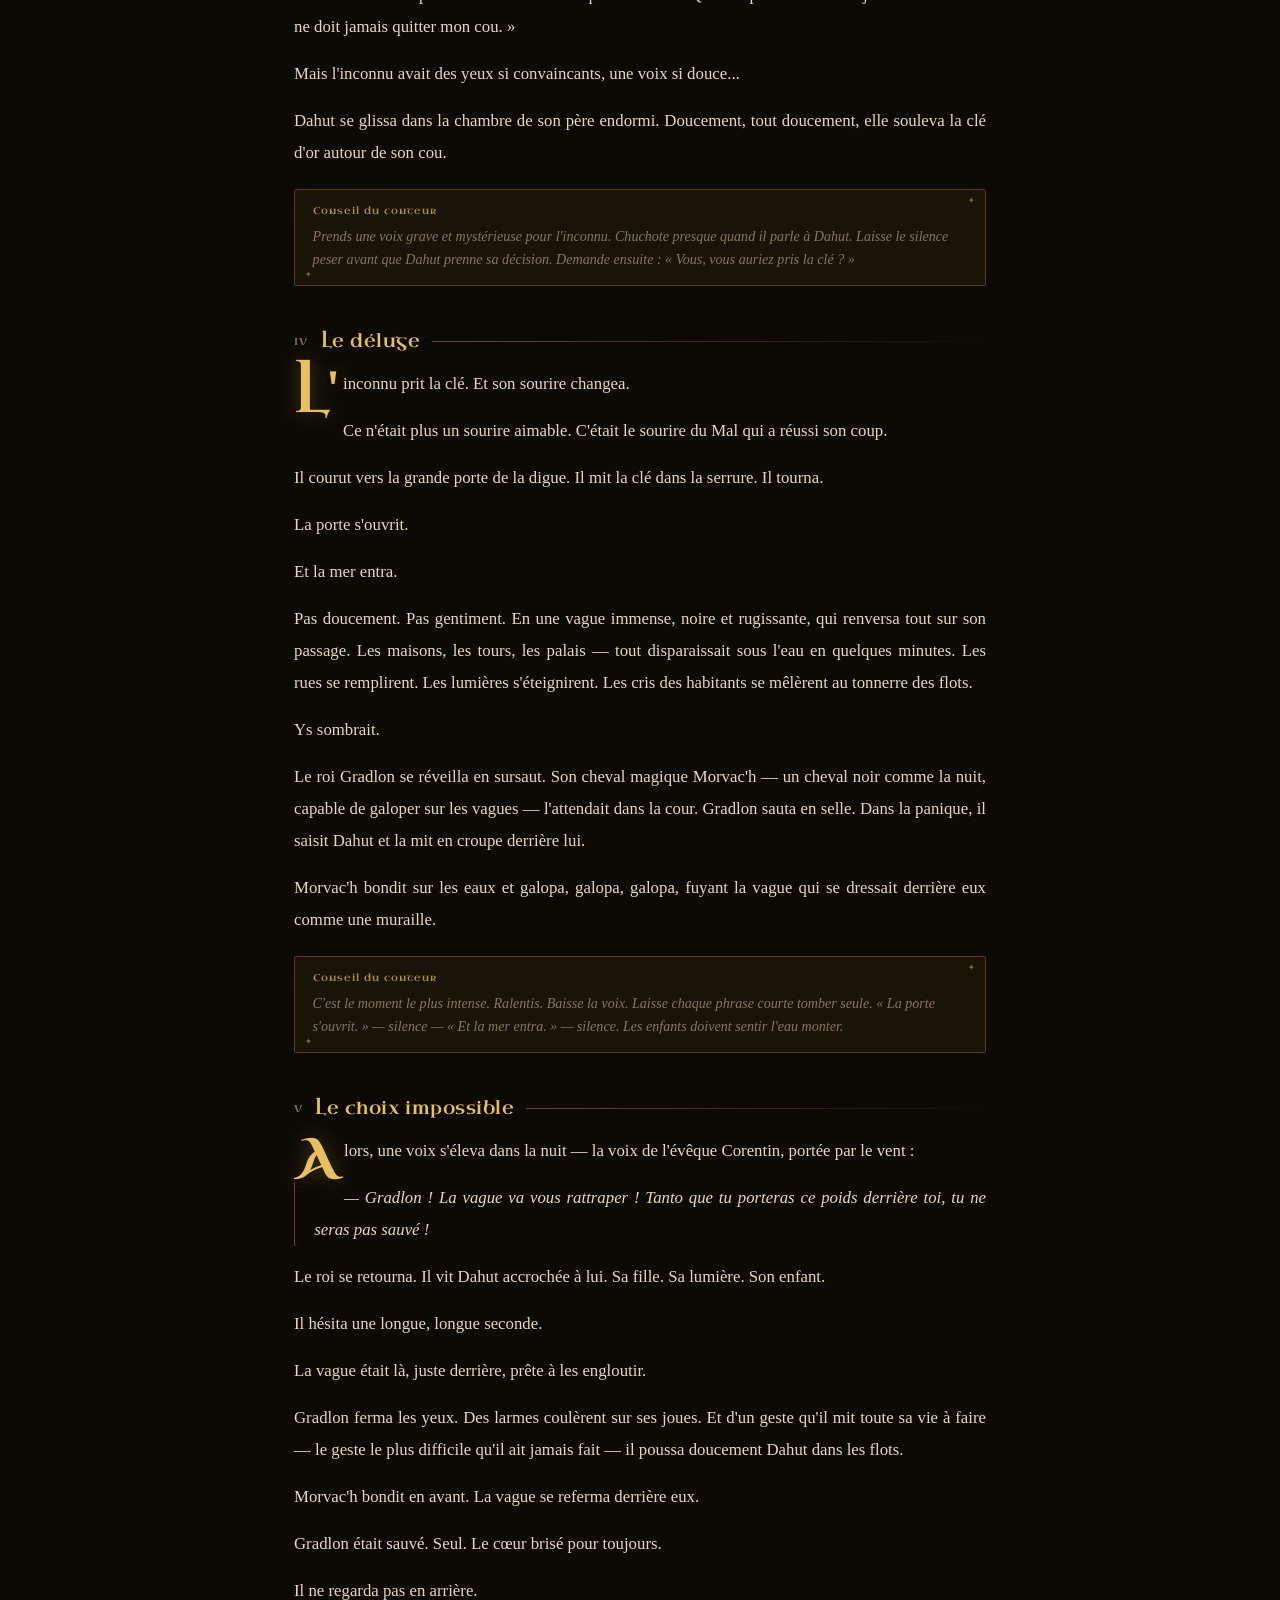
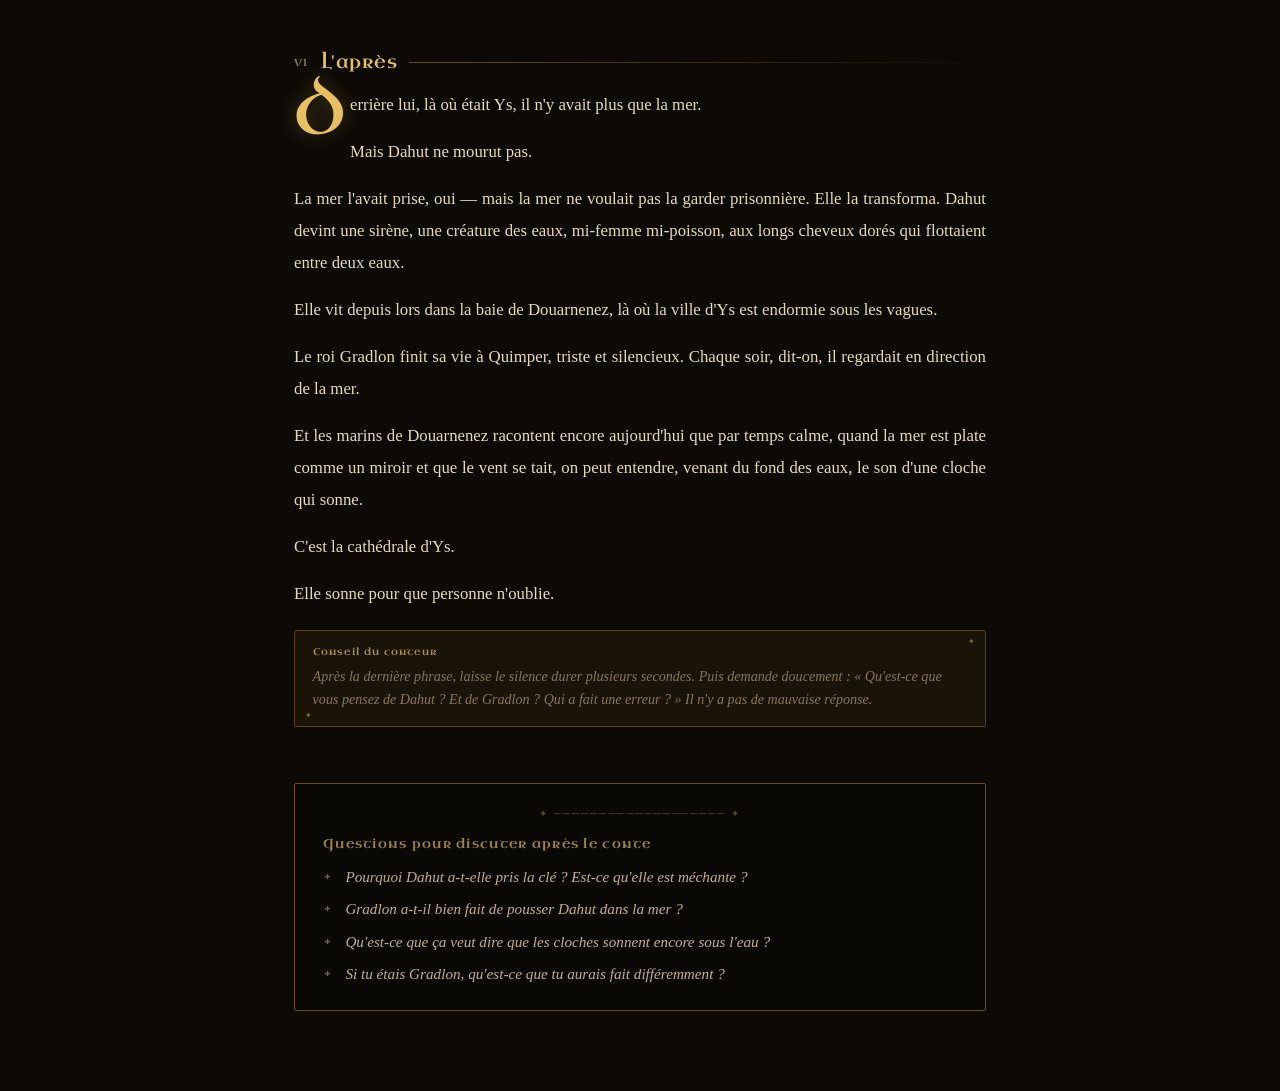
<file: cite_ys.html>
<!DOCTYPE html>
<html lang="fr">
<head>
<meta charset="UTF-8">
<meta name="viewport" content="width=device-width, initial-scale=1.0">
<title>La Légende de la Ville d'Ys</title>
<link rel="stylesheet" href="css/conte.css">
</head>
<body>

<a class="btn-retour" href="index.html#livre">← Grimoire</a>
<div class="progress-bar" id="progress"></div>

<div class="hero">
  <div class="hero-inner">
    <h1>La Légende de la Ville d'Ys</h1>
    <p class="hero-sub">D'après les textes anciens de la légende bretonne</p>
    <div class="badges">
      <span class="badge local">★ Ancré à Douarnenez</span>
      <span class="badge">Version enfants · 10 min</span>
      <span class="badge">Dès 5–6 ans</span>
      <span class="badge">Mer &amp; Royauté</span>
    </div>
    <img class="hero-illus" src="images/ys.jpg" alt="Dahut, princesse d'Ys">
  </div>
</div>

<nav class="nav-chapitres" id="nav">
  <button class="nav-btn active" onclick="scrollTo(0,0)">Début</button>
  <button class="nav-btn" onclick="scrollToId('ch1')">Le vœu</button>
  <button class="nav-btn" onclick="scrollToId('ch2')">Ys</button>
  <button class="nav-btn" onclick="scrollToId('ch3')">L'inconnu</button>
  <button class="nav-btn" onclick="scrollToId('ch4')">Le déluge</button>
  <button class="nav-btn" onclick="scrollToId('ch5')">Le choix</button>
  <button class="nav-btn" onclick="scrollToId('ch6')">L'après</button>
</nav>

<div class="main">

  <div class="info-anim">
    <strong>Pour l'animateur :</strong> Les encadrés dorés sont des <em>Conseils du conteur</em> — ils ne se lisent pas à voix haute. Avant de commencer, montre aux enfants une carte de la Bretagne et trouve Douarnenez avec eux.
  </div>

  <!-- ── Intro ── -->
  <div class="chapitre" id="ch0">
    <div class="texte">
      <p>Il était une fois, il y a très très longtemps, un roi qui s'appelait Gradlon. Il régnait sur un beau pays au bord de la mer : la Cornouaille, tout au bout de la Bretagne.</p>
      <p>Gradlon aimait par-dessus tout sa fille Dahut. Elle avait les cheveux couleur de feu, les yeux verts comme les vagues, et elle était née sur un bateau, en pleine tempête, au milieu de l'océan. Depuis tout bébé, elle adorait la mer. Elle pouvait passer des heures à la regarder, à écouter le bruit des vagues, à rêver.</p>
    </div>
    <div class="conseil-conteur">
      <div class="conseil-label">Conseil du conteur</div>
      <p class="conseil-texte">Montre une carte de la Bretagne. Trouve Douarnenez avec les enfants et dis : « C'est là, dans cette baie, que la ville d'Ys est endormie sous les vagues. » Laisse le silence s'installer avant de commencer.</p>
    </div>
  </div>

  <!-- ── Ch 1 ── -->
  <div class="chapitre" id="ch1">
    <div class="chapitre-header">
      <span class="chapitre-num">I</span>
      <span class="chapitre-titre">Le vœu de Dahut</span>
      <span class="chapitre-ligne"></span>
    </div>
    <div class="texte">
      <p>Un matin, Dahut alla trouver son père avec un grand sourire.</p>
      <p class="dialogue">— Père, dit-elle, j'ai un vœu, un seul. Construis-moi une ville sur la mer ! Une ville magnifique, entourée par les vagues, où l'on entendrait toujours le chant de l'océan.</p>
      <p>Le roi Gradlon fronça les sourcils. Une ville sur la mer ? C'était impossible ! La mer était dangereuse, les tempêtes terribles. Comment construire là-dedans ?</p>
      <p>Mais quand il vit les yeux de Dahut brillants d'espoir, son cœur fondit. Il appela ses meilleurs architectes, ses maçons les plus habiles, et il leur dit :</p>
      <p class="dialogue">— Construisez la plus belle ville du monde, au bord de la mer. Et faites-la solide comme le roc !</p>
      <p>Pendant des années, des centaines d'ouvriers travaillèrent jour et nuit. Ils taillèrent le granit, dressèrent des tours, bâtirent des palais aux toits écarlates. Et pour que la mer ne rentre pas dans la ville, ils construisirent une immense digue de pierre et de bronze, avec une grande porte.</p>
      <p>Cette porte avait une serrure très spéciale. Il n'existait qu'une seule clé au monde pour l'ouvrir. Et cette clé, le roi Gradlon la portait autour du cou, nuit et jour, sans jamais la quitter.</p>
      <p>Quand Dahut vit la ville terminée, elle en pleurait de bonheur.</p>
      <p class="dialogue">— Père, dit-elle, c'est la plus belle chose que j'aie jamais vue !</p>
      <p>La ville s'appelait Ys.</p>
    </div>
    <div class="conseil-conteur">
      <div class="conseil-label">Conseil du conteur</div>
      <p class="conseil-texte">Fais une pause ici. Demande aux enfants : « Vous, si vous pouviez demander n'importe quoi à votre papa ou maman, qu'est-ce que vous demanderiez ? » Puis reprends.</p>
    </div>
  </div>

  <!-- ── Ch 2 ── -->
  <div class="chapitre" id="ch2">
    <div class="chapitre-header">
      <span class="chapitre-num">II</span>
      <span class="chapitre-titre">La ville merveilleuse</span>
      <span class="chapitre-ligne"></span>
    </div>
    <div class="texte">
      <p>Ys était vraiment extraordinaire. Les maisons avaient des façades de pierre lisse et des volets colorés. Dans le port, des barques venaient de partout, chargées de marchandises. Dans les rues, les gens riaient et chantaient. C'était la cité la plus animée, la plus joyeuse, la plus riche de toute la Bretagne.</p>
      <p>Dahut en était la princesse. Elle organisait des fêtes, des banquets, des jeux. Elle accueillait les voyageurs du bout du monde.</p>
      <p>Mais à Quimper, le vieil évêque Corentin s'inquiétait. Il envoya un messager au roi Gradlon :</p>
      <p class="dialogue">— Seigneur, dans la ville d'Ys on chante, on danse, on festoie — mais personne ne pense aux autres. Prenez garde ! Une cité qui oublie la sagesse court à sa perte.</p>
      <p>Gradlon savait que le vieil évêque avait souvent raison. Mais il ne voulait pas faire de peine à Dahut. Il repoussait toujours le moment de lui parler sérieusement.</p>
      <p>Et les fêtes continuaient, de plus en plus grandes, de plus en plus folles.</p>
    </div>
  </div>

  <!-- ── Ch 3 ── -->
  <div class="chapitre" id="ch3">
    <div class="chapitre-header">
      <span class="chapitre-num">III</span>
      <span class="chapitre-titre">L'inconnu en rouge</span>
      <span class="chapitre-ligne"></span>
    </div>
    <div class="texte">
      <p>Un soir d'automne, alors que la fête battait son plein dans les rues d'Ys, un inconnu arriva à la porte de la ville.</p>
      <p>Il était grand, beau, vêtu tout en rouge — son manteau, ses bottes, son chapeau, tout rouge. Ses yeux brillaient d'un éclat étrange, comme deux braises dans la nuit.</p>
      <p>Dahut le remarqua aussitôt. Elle s'avança vers lui.</p>
      <p class="dialogue">— Qui es-tu, étranger ?<br>— Je suis un voyageur. J'ai entendu parler de la ville d'Ys et de sa princesse. On dit qu'elle est la plus belle du monde.</p>
      <p>Dahut sourit, flattée. Elle invita l'inconnu au banquet. Ils dansèrent ensemble jusqu'à minuit. L'inconnu était charmant, drôle, mystérieux.</p>
      <p>Mais ce que Dahut ne savait pas, c'est que cet homme n'était pas un homme ordinaire. C'était le Mal lui-même, venu tenter la princesse.</p>
      <p>Au cœur de la nuit, l'inconnu se pencha vers Dahut et lui murmura à l'oreille :</p>
      <p class="dialogue">— Princesse, ton père garde la clé de la grande porte. La vraie maîtresse d'Ys, ce devrait être toi. Donne-moi cette clé, et je te montrerai comment être vraiment libre.</p>
      <p>Dahut hésita. Une petite voix en elle disait que c'était mal. Que son père lui avait toujours dit : « La clé ne doit jamais quitter mon cou. »</p>
      <p>Mais l'inconnu avait des yeux si convaincants, une voix si douce...</p>
      <p>Dahut se glissa dans la chambre de son père endormi. Doucement, tout doucement, elle souleva la clé d'or autour de son cou.</p>
    </div>
    <div class="conseil-conteur">
      <div class="conseil-label">Conseil du conteur</div>
      <p class="conseil-texte">Prends une voix grave et mystérieuse pour l'inconnu. Chuchote presque quand il parle à Dahut. Laisse le silence peser avant que Dahut prenne sa décision. Demande ensuite : « Vous, vous auriez pris la clé ? »</p>
    </div>
  </div>

  <!-- ── Ch 4 ── -->
  <div class="chapitre" id="ch4">
    <div class="chapitre-header">
      <span class="chapitre-num">IV</span>
      <span class="chapitre-titre">Le déluge</span>
      <span class="chapitre-ligne"></span>
    </div>
    <div class="texte">
      <p>L'inconnu prit la clé. Et son sourire changea.</p>
      <p>Ce n'était plus un sourire aimable. C'était le sourire du Mal qui a réussi son coup.</p>
      <p>Il courut vers la grande porte de la digue. Il mit la clé dans la serrure. Il tourna.</p>
      <p>La porte s'ouvrit.</p>
      <p>Et la mer entra.</p>
      <p>Pas doucement. Pas gentiment. En une vague immense, noire et rugissante, qui renversa tout sur son passage. Les maisons, les tours, les palais — tout disparaissait sous l'eau en quelques minutes. Les rues se remplirent. Les lumières s'éteignirent. Les cris des habitants se mêlèrent au tonnerre des flots.</p>
      <p>Ys sombrait.</p>
      <p>Le roi Gradlon se réveilla en sursaut. Son cheval magique Morvac'h — un cheval noir comme la nuit, capable de galoper sur les vagues — l'attendait dans la cour. Gradlon sauta en selle. Dans la panique, il saisit Dahut et la mit en croupe derrière lui.</p>
      <p>Morvac'h bondit sur les eaux et galopa, galopa, galopa, fuyant la vague qui se dressait derrière eux comme une muraille.</p>
    </div>
    <div class="conseil-conteur">
      <div class="conseil-label">Conseil du conteur</div>
      <p class="conseil-texte">C'est le moment le plus intense. Ralentis. Baisse la voix. Laisse chaque phrase courte tomber seule. « La porte s'ouvrit. » — silence — « Et la mer entra. » — silence. Les enfants doivent sentir l'eau monter.</p>
    </div>
  </div>

  <!-- ── Ch 5 ── -->
  <div class="chapitre" id="ch5">
    <div class="chapitre-header">
      <span class="chapitre-num">V</span>
      <span class="chapitre-titre">Le choix impossible</span>
      <span class="chapitre-ligne"></span>
    </div>
    <div class="texte">
      <p>Alors, une voix s'éleva dans la nuit — la voix de l'évêque Corentin, portée par le vent :</p>
      <p class="dialogue">— Gradlon ! La vague va vous rattraper ! Tanto que tu porteras ce poids derrière toi, tu ne seras pas sauvé !</p>
      <p>Le roi se retourna. Il vit Dahut accrochée à lui. Sa fille. Sa lumière. Son enfant.</p>
      <p>Il hésita une longue, longue seconde.</p>
      <p>La vague était là, juste derrière, prête à les engloutir.</p>
      <p>Gradlon ferma les yeux. Des larmes coulèrent sur ses joues. Et d'un geste qu'il mit toute sa vie à faire — le geste le plus difficile qu'il ait jamais fait — il poussa doucement Dahut dans les flots.</p>
      <p>Morvac'h bondit en avant. La vague se referma derrière eux.</p>
      <p>Gradlon était sauvé. Seul. Le cœur brisé pour toujours.</p>
      <p>Il ne regarda pas en arrière.</p>
    </div>
  </div>

  <!-- ── Ch 6 ── -->
  <div class="chapitre" id="ch6">
    <div class="chapitre-header">
      <span class="chapitre-num">VI</span>
      <span class="chapitre-titre">L'après</span>
      <span class="chapitre-ligne"></span>
    </div>
    <div class="texte">
      <p>Derrière lui, là où était Ys, il n'y avait plus que la mer.</p>
      <p>Mais Dahut ne mourut pas.</p>
      <p>La mer l'avait prise, oui — mais la mer ne voulait pas la garder prisonnière. Elle la transforma. Dahut devint une sirène, une créature des eaux, mi-femme mi-poisson, aux longs cheveux dorés qui flottaient entre deux eaux.</p>
      <p>Elle vit depuis lors dans la baie de Douarnenez, là où la ville d'Ys est endormie sous les vagues.</p>
      <p>Le roi Gradlon finit sa vie à Quimper, triste et silencieux. Chaque soir, dit-on, il regardait en direction de la mer.</p>
      <p>Et les marins de Douarnenez racontent encore aujourd'hui que par temps calme, quand la mer est plate comme un miroir et que le vent se tait, on peut entendre, venant du fond des eaux, le son d'une cloche qui sonne.</p>
      <p>C'est la cathédrale d'Ys.</p>
      <p>Elle sonne pour que personne n'oublie.</p>
    </div>
    <div class="conseil-conteur">
      <div class="conseil-label">Conseil du conteur</div>
      <p class="conseil-texte">Après la dernière phrase, laisse le silence durer plusieurs secondes. Puis demande doucement : « Qu'est-ce que vous pensez de Dahut ? Et de Gradlon ? Qui a fait une erreur ? » Il n'y a pas de mauvaise réponse.</p>
    </div>
  </div>

  <!-- ── Questions ── -->
  <div class="fin-bloc">
    <div class="fin-titre">Questions pour discuter après le conte</div>
    <ul class="fin-questions">
      <li>Pourquoi Dahut a-t-elle pris la clé ? Est-ce qu'elle est méchante ?</li>
      <li>Gradlon a-t-il bien fait de pousser Dahut dans la mer ?</li>
      <li>Qu'est-ce que ça veut dire que les cloches sonnent encore sous l'eau ?</li>
      <li>Si tu étais Gradlon, qu'est-ce que tu aurais fait différemment ?</li>
    </ul>
  </div>

</div>

<script>
  // Barre de progression
  window.addEventListener('scroll', () => {
    const el = document.documentElement;
    const pct = el.scrollTop / (el.scrollHeight - el.clientHeight) * 100;
    document.getElementById('progress').style.width = pct + '%';
  });

  // Apparition des chapitres au scroll
  const obs = new IntersectionObserver(entries => {
    entries.forEach(e => { if (e.isIntersecting) e.target.classList.add('visible'); });
  }, { threshold: 0.1 });
  document.querySelectorAll('.chapitre').forEach(el => obs.observe(el));

  // Navigation
  function scrollToId(id) {
    document.getElementById(id)?.scrollIntoView({ behavior: 'smooth', block: 'start' });
  }

  // Mise en surbrillance du chapitre actif dans la nav
  const chapitres = document.querySelectorAll('.chapitre');
  const navBtns = document.querySelectorAll('.nav-btn');
  const chapIds = ['ch0','ch1','ch2','ch3','ch4','ch5','ch6'];

  window.addEventListener('scroll', () => {
    let current = 0;
    chapitres.forEach((ch, i) => {
      if (ch.getBoundingClientRect().top < window.innerHeight / 2) current = i;
    });
    navBtns.forEach((b, i) => b.classList.toggle('active', i === current));
  });
</script>
</body>
</html>
</file>
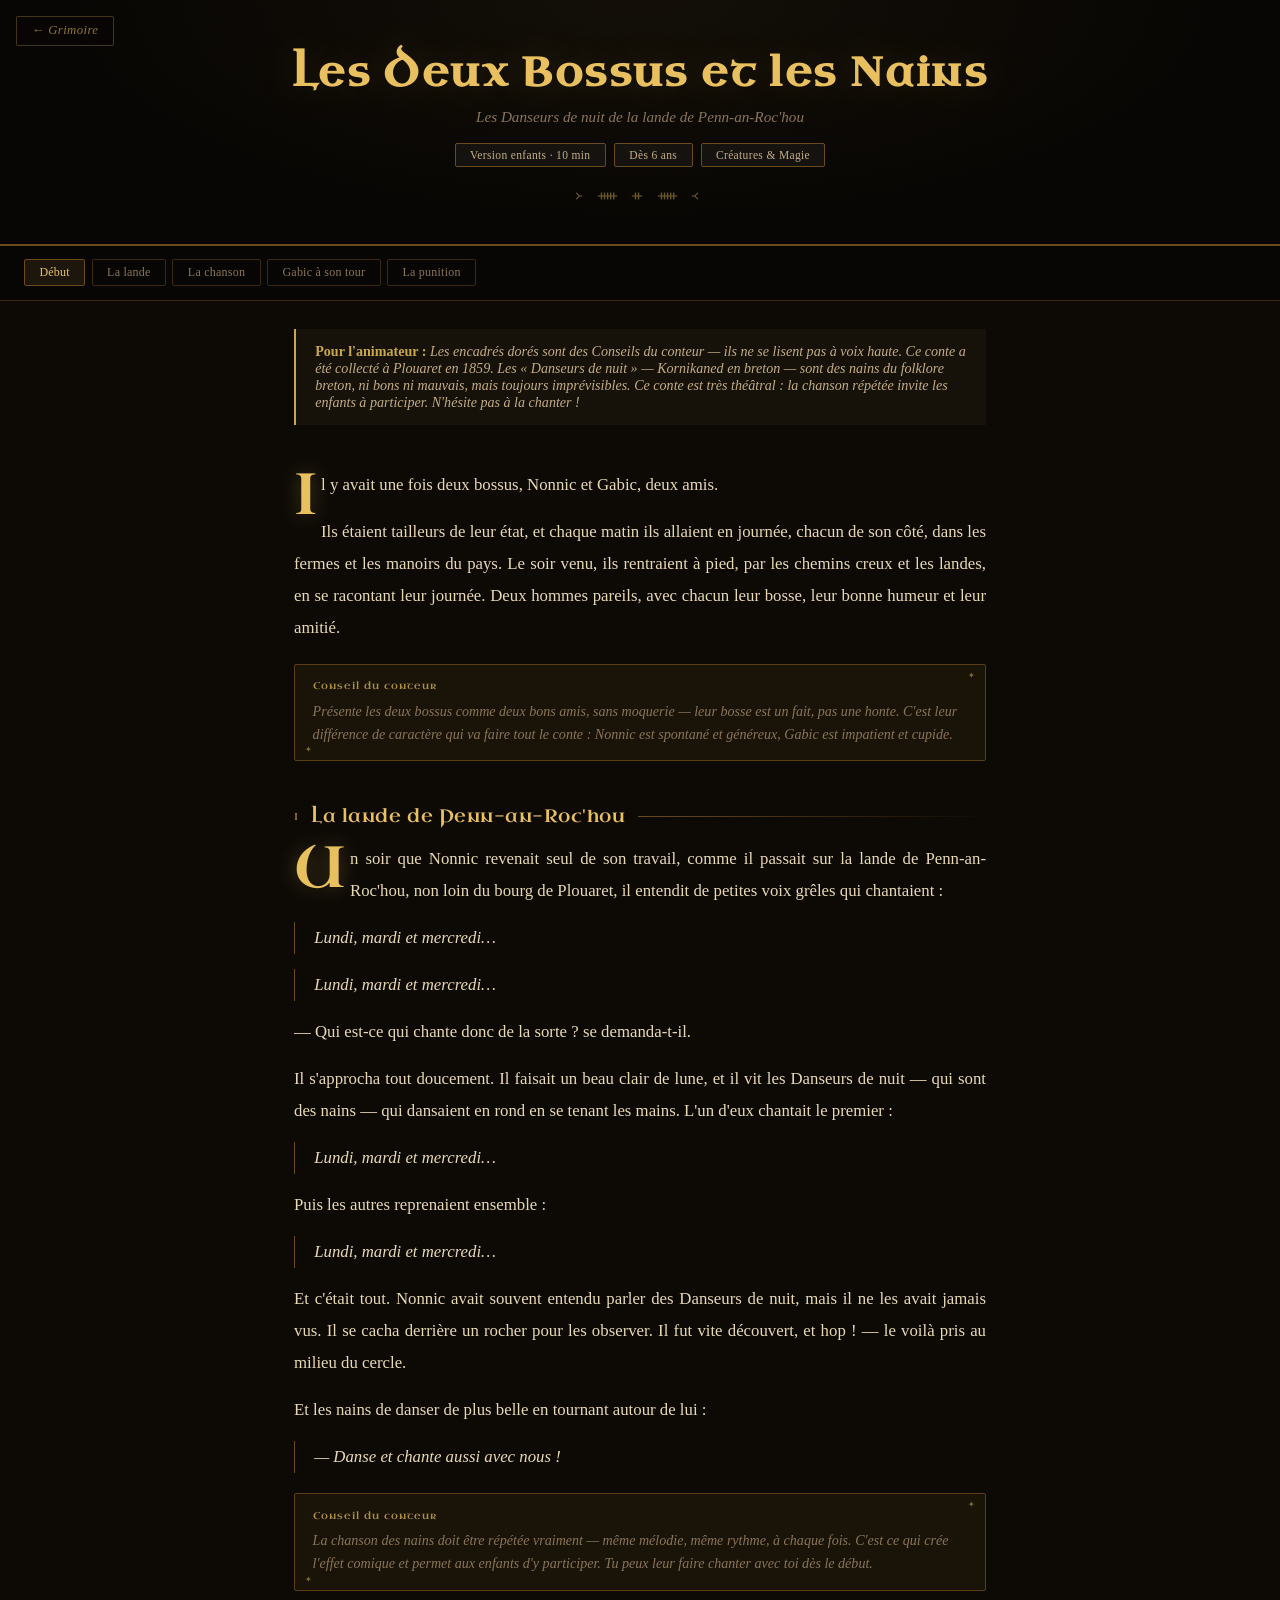
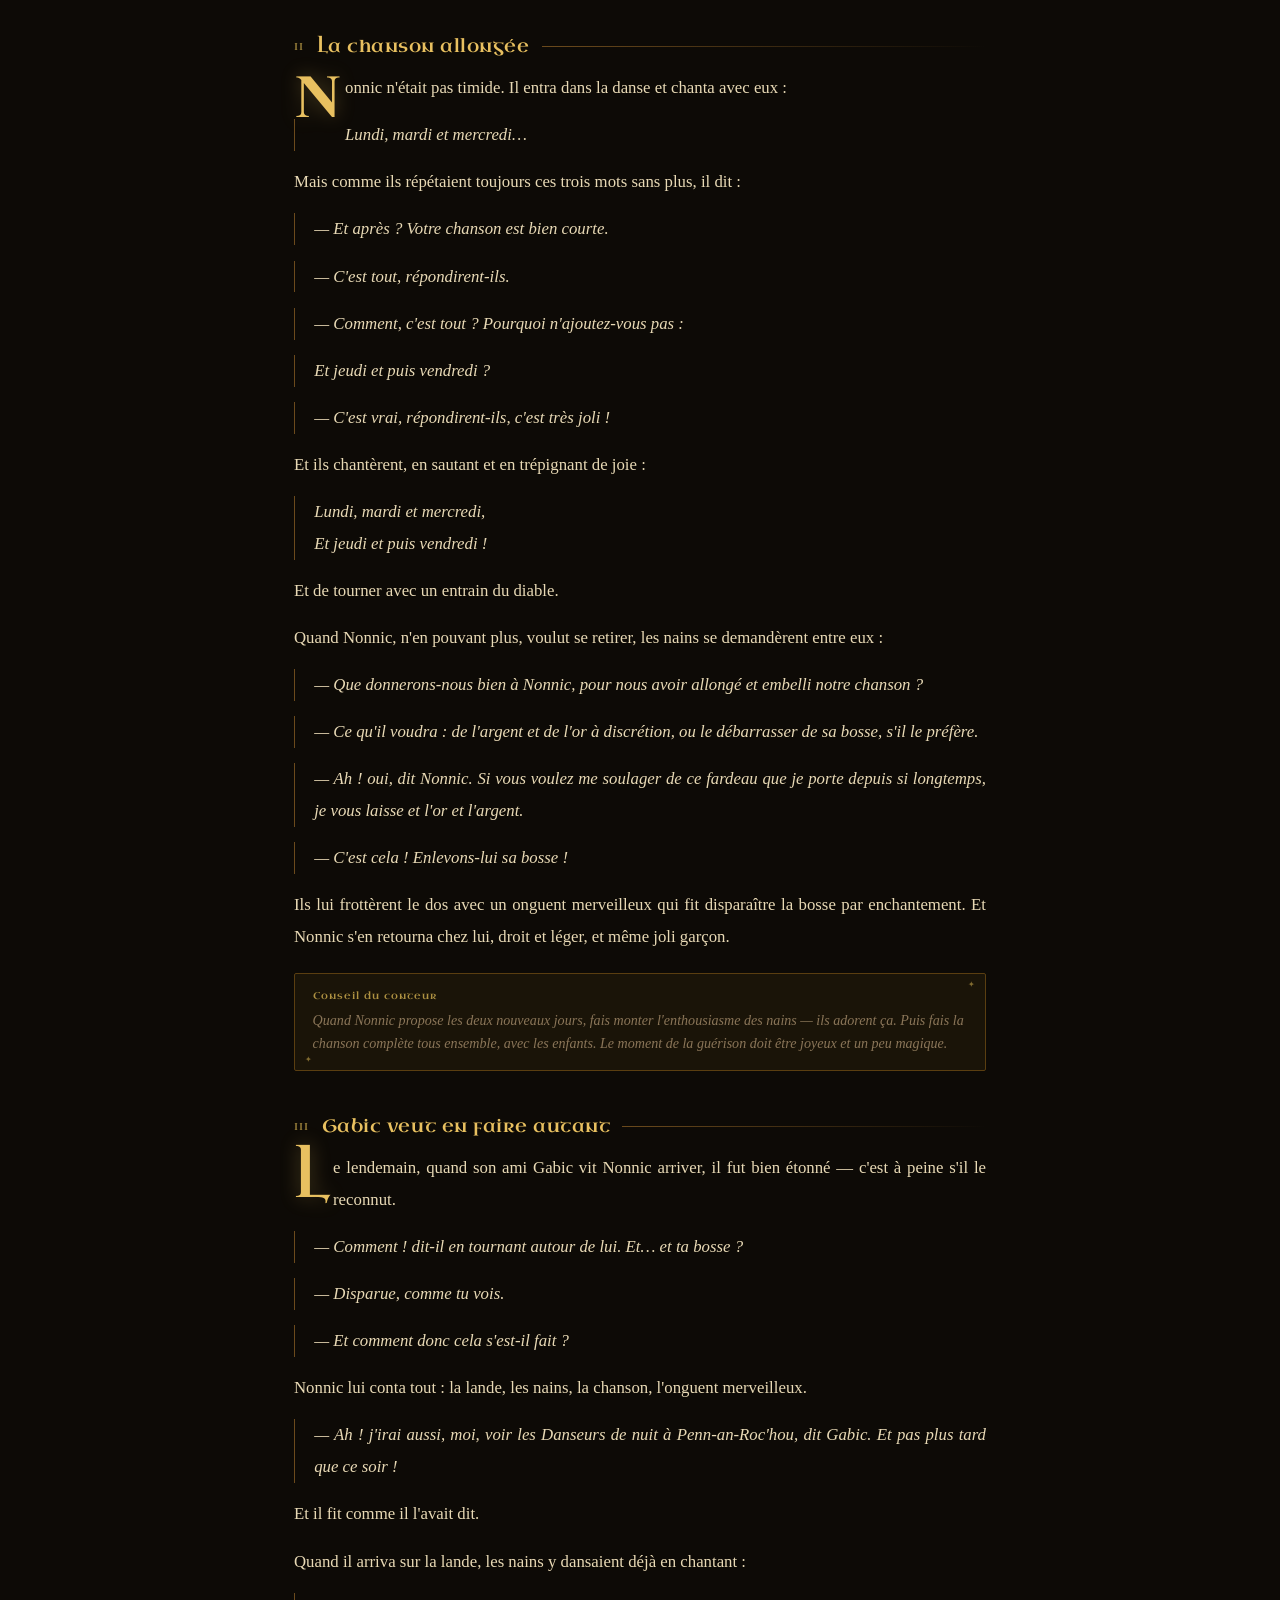
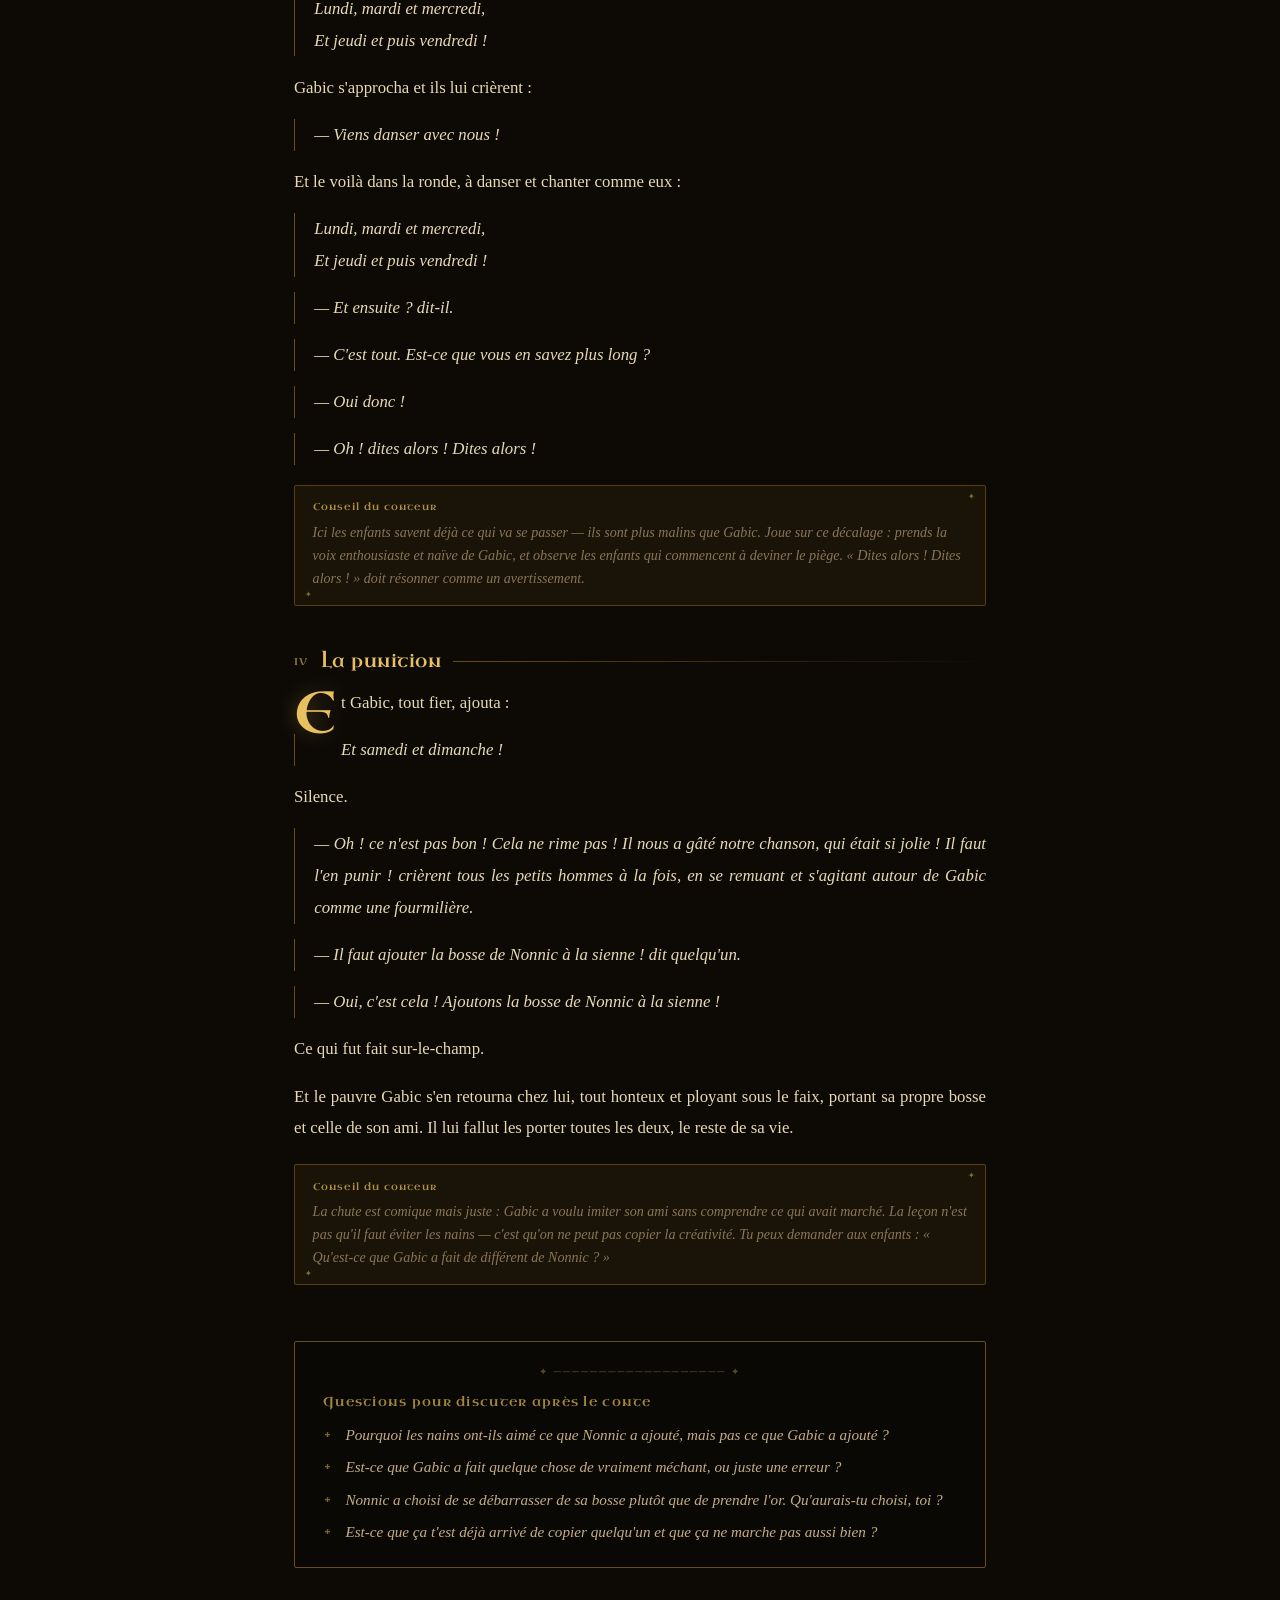
<file: deux_bossus.html>
<!DOCTYPE html>
<html lang="fr">
<head>
<meta charset="UTF-8">
<meta name="viewport" content="width=device-width, initial-scale=1.0">
<title>Les Deux Bossus et les Nains — Contes de Bretagne</title>
<link rel="stylesheet" href="css/conte.css">
</head>
<body>

<a class="btn-retour" href="index.html#livre">← Grimoire</a>
<div class="progress-bar" id="progress"></div>

<div class="hero">
  <div class="hero-inner">
    <h1>Les Deux Bossus et les Nains</h1>
    <p class="hero-sub">Les Danseurs de nuit de la lande de Penn-an-Roc'hou</p>
    <div class="badges">
      <span class="badge">Version enfants · 10 min</span>
      <span class="badge">Dès 6 ans</span>
      <span class="badge">Créatures &amp; Magie</span>
    </div>
  </div>
</div>

<nav class="nav-chapitres" id="nav">
  <button class="nav-btn active" onclick="scrollTo(0,0)">Début</button>
  <button class="nav-btn" onclick="scrollToId('ch1')">La lande</button>
  <button class="nav-btn" onclick="scrollToId('ch2')">La chanson</button>
  <button class="nav-btn" onclick="scrollToId('ch3')">Gabic à son tour</button>
  <button class="nav-btn" onclick="scrollToId('ch4')">La punition</button>
</nav>

<div class="main">

  <div class="info-anim">
    <strong>Pour l'animateur :</strong> Les encadrés dorés sont des <em>Conseils du conteur</em> — ils ne se lisent pas à voix haute. Ce conte a été collecté à Plouaret en 1859. Les « Danseurs de nuit » — Kornikaned en breton — sont des nains du folklore breton, ni bons ni mauvais, mais toujours imprévisibles. Ce conte est très théâtral : la chanson répétée invite les enfants à participer. N'hésite pas à la chanter !
  </div>

  <!-- ── Intro ── -->
  <div class="chapitre" id="ch0">
    <div class="texte">
      <p>Il y avait une fois deux bossus, Nonnic et Gabic, deux amis.</p>
      <p>Ils étaient tailleurs de leur état, et chaque matin ils allaient en journée, chacun de son côté, dans les fermes et les manoirs du pays. Le soir venu, ils rentraient à pied, par les chemins creux et les landes, en se racontant leur journée. Deux hommes pareils, avec chacun leur bosse, leur bonne humeur et leur amitié.</p>
    </div>
    <div class="conseil-conteur">
      <div class="conseil-label">Conseil du conteur</div>
      <p class="conseil-texte">Présente les deux bossus comme deux bons amis, sans moquerie — leur bosse est un fait, pas une honte. C'est leur différence de caractère qui va faire tout le conte : Nonnic est spontané et généreux, Gabic est impatient et cupide.</p>
    </div>
  </div>

  <!-- ── Ch 1 ── -->
  <div class="chapitre" id="ch1">
    <div class="chapitre-header">
      <span class="chapitre-num">I</span>
      <span class="chapitre-titre">La lande de Penn-an-Roc'hou</span>
      <span class="chapitre-ligne"></span>
    </div>
    <div class="texte">
      <p>Un soir que Nonnic revenait seul de son travail, comme il passait sur la lande de Penn-an-Roc'hou, non loin du bourg de Plouaret, il entendit de petites voix grêles qui chantaient :</p>
      <p class="dialogue">Lundi, mardi et mercredi…</p>
      <p class="dialogue">Lundi, mardi et mercredi…</p>
      <p>— Qui est-ce qui chante donc de la sorte ? se demanda-t-il.</p>
      <p>Il s'approcha tout doucement. Il faisait un beau clair de lune, et il vit les Danseurs de nuit — qui sont des nains — qui dansaient en rond en se tenant les mains. L'un d'eux chantait le premier :</p>
      <p class="dialogue">Lundi, mardi et mercredi…</p>
      <p>Puis les autres reprenaient ensemble :</p>
      <p class="dialogue">Lundi, mardi et mercredi…</p>
      <p>Et c'était tout. Nonnic avait souvent entendu parler des Danseurs de nuit, mais il ne les avait jamais vus. Il se cacha derrière un rocher pour les observer. Il fut vite découvert, et hop ! — le voilà pris au milieu du cercle.</p>
      <p>Et les nains de danser de plus belle en tournant autour de lui :</p>
      <p class="dialogue">— Danse et chante aussi avec nous !</p>
    </div>
    <div class="conseil-conteur">
      <div class="conseil-label">Conseil du conteur</div>
      <p class="conseil-texte">La chanson des nains doit être répétée vraiment — même mélodie, même rythme, à chaque fois. C'est ce qui crée l'effet comique et permet aux enfants d'y participer. Tu peux leur faire chanter avec toi dès le début.</p>
    </div>
  </div>

  <!-- ── Ch 2 ── -->
  <div class="chapitre" id="ch2">
    <div class="chapitre-header">
      <span class="chapitre-num">II</span>
      <span class="chapitre-titre">La chanson allongée</span>
      <span class="chapitre-ligne"></span>
    </div>
    <div class="texte">
      <p>Nonnic n'était pas timide. Il entra dans la danse et chanta avec eux :</p>
      <p class="dialogue">Lundi, mardi et mercredi…</p>
      <p>Mais comme ils répétaient toujours ces trois mots sans plus, il dit :</p>
      <p class="dialogue">— Et après ? Votre chanson est bien courte.</p>
      <p class="dialogue">— C'est tout, répondirent-ils.</p>
      <p class="dialogue">— Comment, c'est tout ? Pourquoi n'ajoutez-vous pas :</p>
      <p class="dialogue">Et jeudi et puis vendredi ?</p>
      <p class="dialogue">— C'est vrai, répondirent-ils, c'est très joli !</p>
      <p>Et ils chantèrent, en sautant et en trépignant de joie :</p>
      <p class="dialogue">Lundi, mardi et mercredi,<br>Et jeudi et puis vendredi !</p>
      <p>Et de tourner avec un entrain du diable.</p>
      <p>Quand Nonnic, n'en pouvant plus, voulut se retirer, les nains se demandèrent entre eux :</p>
      <p class="dialogue">— Que donnerons-nous bien à Nonnic, pour nous avoir allongé et embelli notre chanson ?</p>
      <p class="dialogue">— Ce qu'il voudra : de l'argent et de l'or à discrétion, ou le débarrasser de sa bosse, s'il le préfère.</p>
      <p class="dialogue">— Ah ! oui, dit Nonnic. Si vous voulez me soulager de ce fardeau que je porte depuis si longtemps, je vous laisse et l'or et l'argent.</p>
      <p class="dialogue">— C'est cela ! Enlevons-lui sa bosse !</p>
      <p>Ils lui frottèrent le dos avec un onguent merveilleux qui fit disparaître la bosse par enchantement. Et Nonnic s'en retourna chez lui, droit et léger, et même joli garçon.</p>
    </div>
    <div class="conseil-conteur">
      <div class="conseil-label">Conseil du conteur</div>
      <p class="conseil-texte">Quand Nonnic propose les deux nouveaux jours, fais monter l'enthousiasme des nains — ils adorent ça. Puis fais la chanson complète tous ensemble, avec les enfants. Le moment de la guérison doit être joyeux et un peu magique.</p>
    </div>
  </div>

  <!-- ── Ch 3 ── -->
  <div class="chapitre" id="ch3">
    <div class="chapitre-header">
      <span class="chapitre-num">III</span>
      <span class="chapitre-titre">Gabic veut en faire autant</span>
      <span class="chapitre-ligne"></span>
    </div>
    <div class="texte">
      <p>Le lendemain, quand son ami Gabic vit Nonnic arriver, il fut bien étonné — c'est à peine s'il le reconnut.</p>
      <p class="dialogue">— Comment ! dit-il en tournant autour de lui. Et… et ta bosse ?</p>
      <p class="dialogue">— Disparue, comme tu vois.</p>
      <p class="dialogue">— Et comment donc cela s'est-il fait ?</p>
      <p>Nonnic lui conta tout : la lande, les nains, la chanson, l'onguent merveilleux.</p>
      <p class="dialogue">— Ah ! j'irai aussi, moi, voir les Danseurs de nuit à Penn-an-Roc'hou, dit Gabic. Et pas plus tard que ce soir !</p>
      <p>Et il fit comme il l'avait dit.</p>
      <p>Quand il arriva sur la lande, les nains y dansaient déjà en chantant :</p>
      <p class="dialogue">Lundi, mardi et mercredi,<br>Et jeudi et puis vendredi !</p>
      <p>Gabic s'approcha et ils lui crièrent :</p>
      <p class="dialogue">— Viens danser avec nous !</p>
      <p>Et le voilà dans la ronde, à danser et chanter comme eux :</p>
      <p class="dialogue">Lundi, mardi et mercredi,<br>Et jeudi et puis vendredi !</p>
      <p class="dialogue">— Et ensuite ? dit-il.</p>
      <p class="dialogue">— C'est tout. Est-ce que vous en savez plus long ?</p>
      <p class="dialogue">— Oui donc !</p>
      <p class="dialogue">— Oh ! dites alors ! Dites alors !</p>
    </div>
    <div class="conseil-conteur">
      <div class="conseil-label">Conseil du conteur</div>
      <p class="conseil-texte">Ici les enfants savent déjà ce qui va se passer — ils sont plus malins que Gabic. Joue sur ce décalage : prends la voix enthousiaste et naïve de Gabic, et observe les enfants qui commencent à deviner le piège. « Dites alors ! Dites alors ! » doit résonner comme un avertissement.</p>
    </div>
  </div>

  <!-- ── Ch 4 ── -->
  <div class="chapitre" id="ch4">
    <div class="chapitre-header">
      <span class="chapitre-num">IV</span>
      <span class="chapitre-titre">La punition</span>
      <span class="chapitre-ligne"></span>
    </div>
    <div class="texte">
      <p>Et Gabic, tout fier, ajouta :</p>
      <p class="dialogue">Et samedi et dimanche !</p>
      <p>Silence.</p>
      <p class="dialogue">— Oh ! ce n'est pas bon ! Cela ne rime pas ! Il nous a gâté notre chanson, qui était si jolie ! Il faut l'en punir ! crièrent tous les petits hommes à la fois, en se remuant et s'agitant autour de Gabic comme une fourmilière.</p>
      <p class="dialogue">— Il faut ajouter la bosse de Nonnic à la sienne ! dit quelqu'un.</p>
      <p class="dialogue">— Oui, c'est cela ! Ajoutons la bosse de Nonnic à la sienne !</p>
      <p>Ce qui fut fait sur-le-champ.</p>
      <p>Et le pauvre Gabic s'en retourna chez lui, tout honteux et ployant sous le faix, portant sa propre bosse et celle de son ami. Il lui fallut les porter toutes les deux, le reste de sa vie.</p>
    </div>
    <div class="conseil-conteur">
      <div class="conseil-label">Conseil du conteur</div>
      <p class="conseil-texte">La chute est comique mais juste : Gabic a voulu imiter son ami sans comprendre ce qui avait marché. La leçon n'est pas qu'il faut éviter les nains — c'est qu'on ne peut pas copier la créativité. Tu peux demander aux enfants : « Qu'est-ce que Gabic a fait de différent de Nonnic ? »</p>
    </div>
  </div>

  <!-- ── Questions ── -->
  <div class="fin-bloc">
    <div class="fin-titre">Questions pour discuter après le conte</div>
    <ul class="fin-questions">
      <li>Pourquoi les nains ont-ils aimé ce que Nonnic a ajouté, mais pas ce que Gabic a ajouté ?</li>
      <li>Est-ce que Gabic a fait quelque chose de vraiment méchant, ou juste une erreur ?</li>
      <li>Nonnic a choisi de se débarrasser de sa bosse plutôt que de prendre l'or. Qu'aurais-tu choisi, toi ?</li>
      <li>Est-ce que ça t'est déjà arrivé de copier quelqu'un et que ça ne marche pas aussi bien ?</li>
    </ul>
  </div>

</div>

<script>
  window.addEventListener('scroll', () => {
    const el = document.documentElement;
    const pct = el.scrollTop / (el.scrollHeight - el.clientHeight) * 100;
    document.getElementById('progress').style.width = pct + '%';
  });

  const obs = new IntersectionObserver(entries => {
    entries.forEach(e => { if (e.isIntersecting) e.target.classList.add('visible'); });
  }, { threshold: 0.1 });
  document.querySelectorAll('.chapitre').forEach(el => obs.observe(el));

  function scrollToId(id) {
    document.getElementById(id)?.scrollIntoView({ behavior: 'smooth', block: 'start' });
  }

  const chapitres = document.querySelectorAll('.chapitre');
  const navBtns = document.querySelectorAll('.nav-btn');

  window.addEventListener('scroll', () => {
    let current = 0;
    chapitres.forEach((ch, i) => {
      if (ch.getBoundingClientRect().top < window.innerHeight / 2) current = i;
    });
    navBtns.forEach((b, i) => b.classList.toggle('active', i === current));
  });
</script>
</body>
</html>
</file>
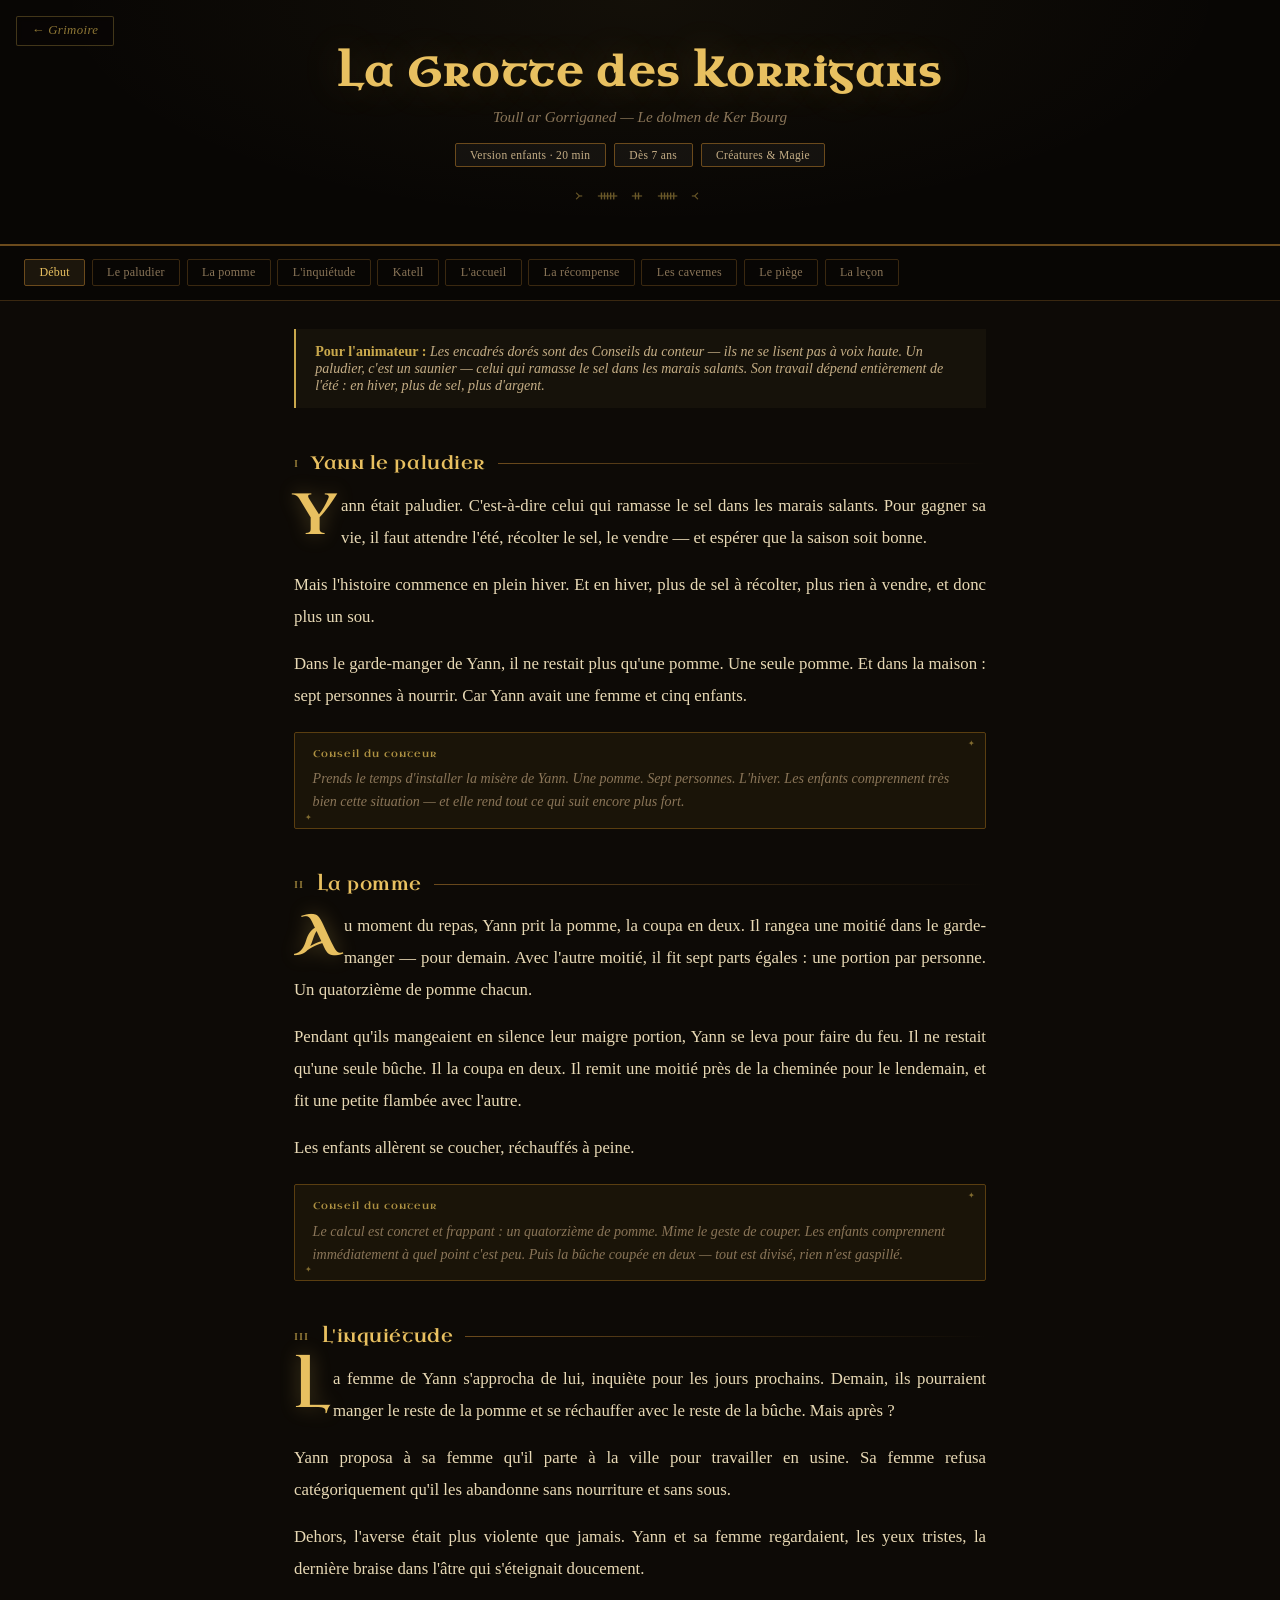
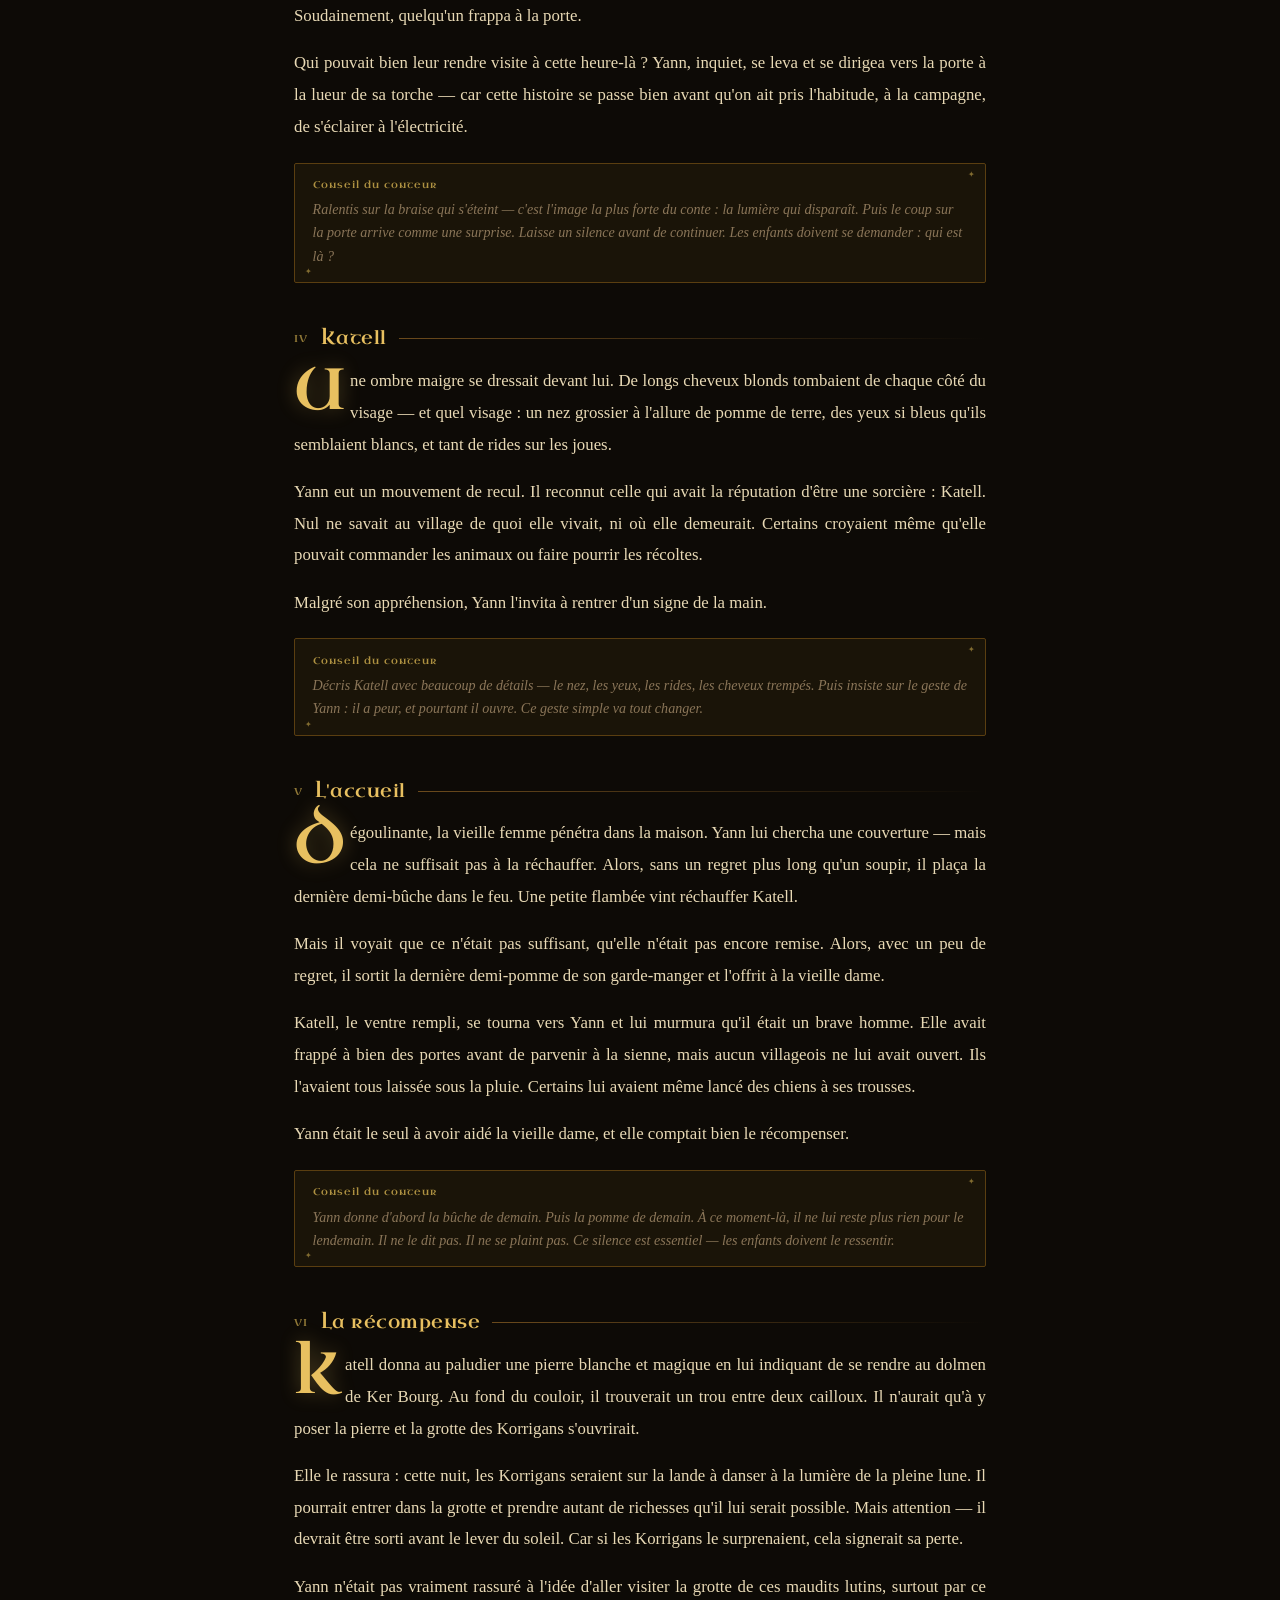
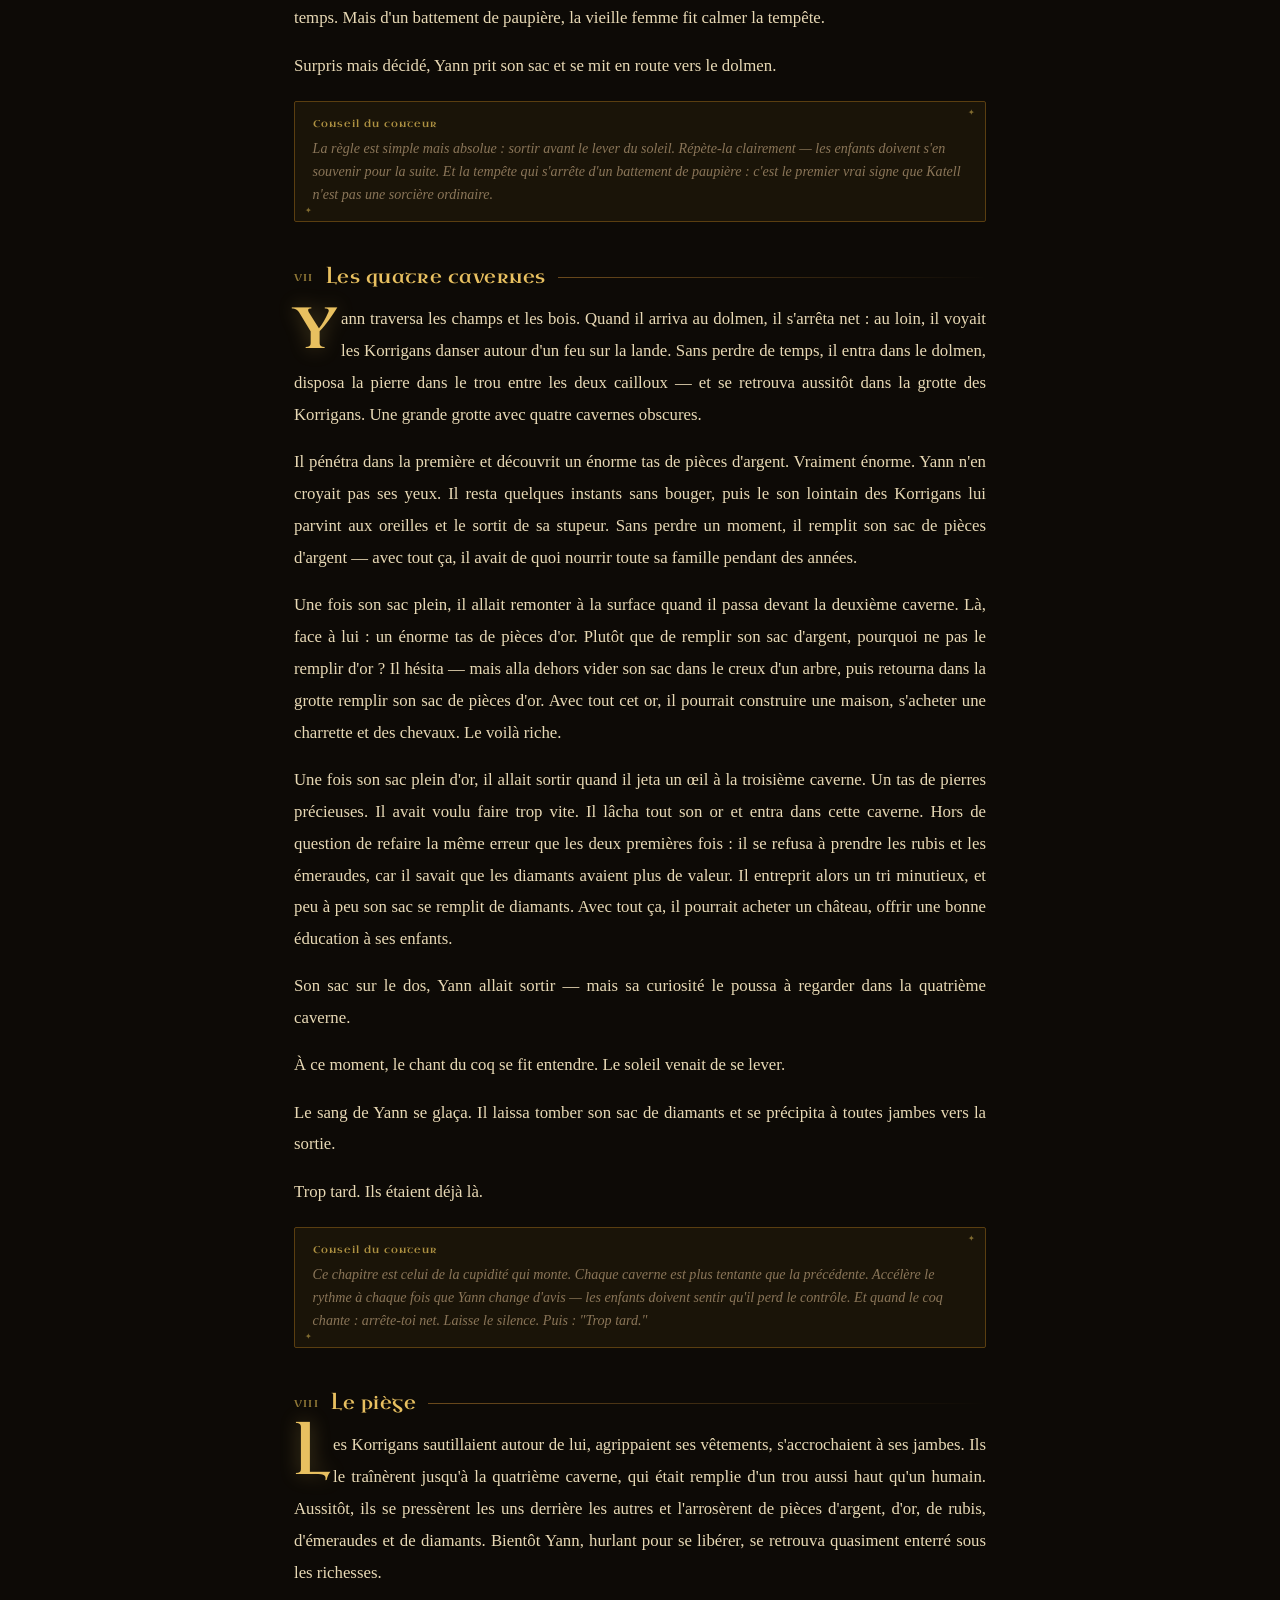
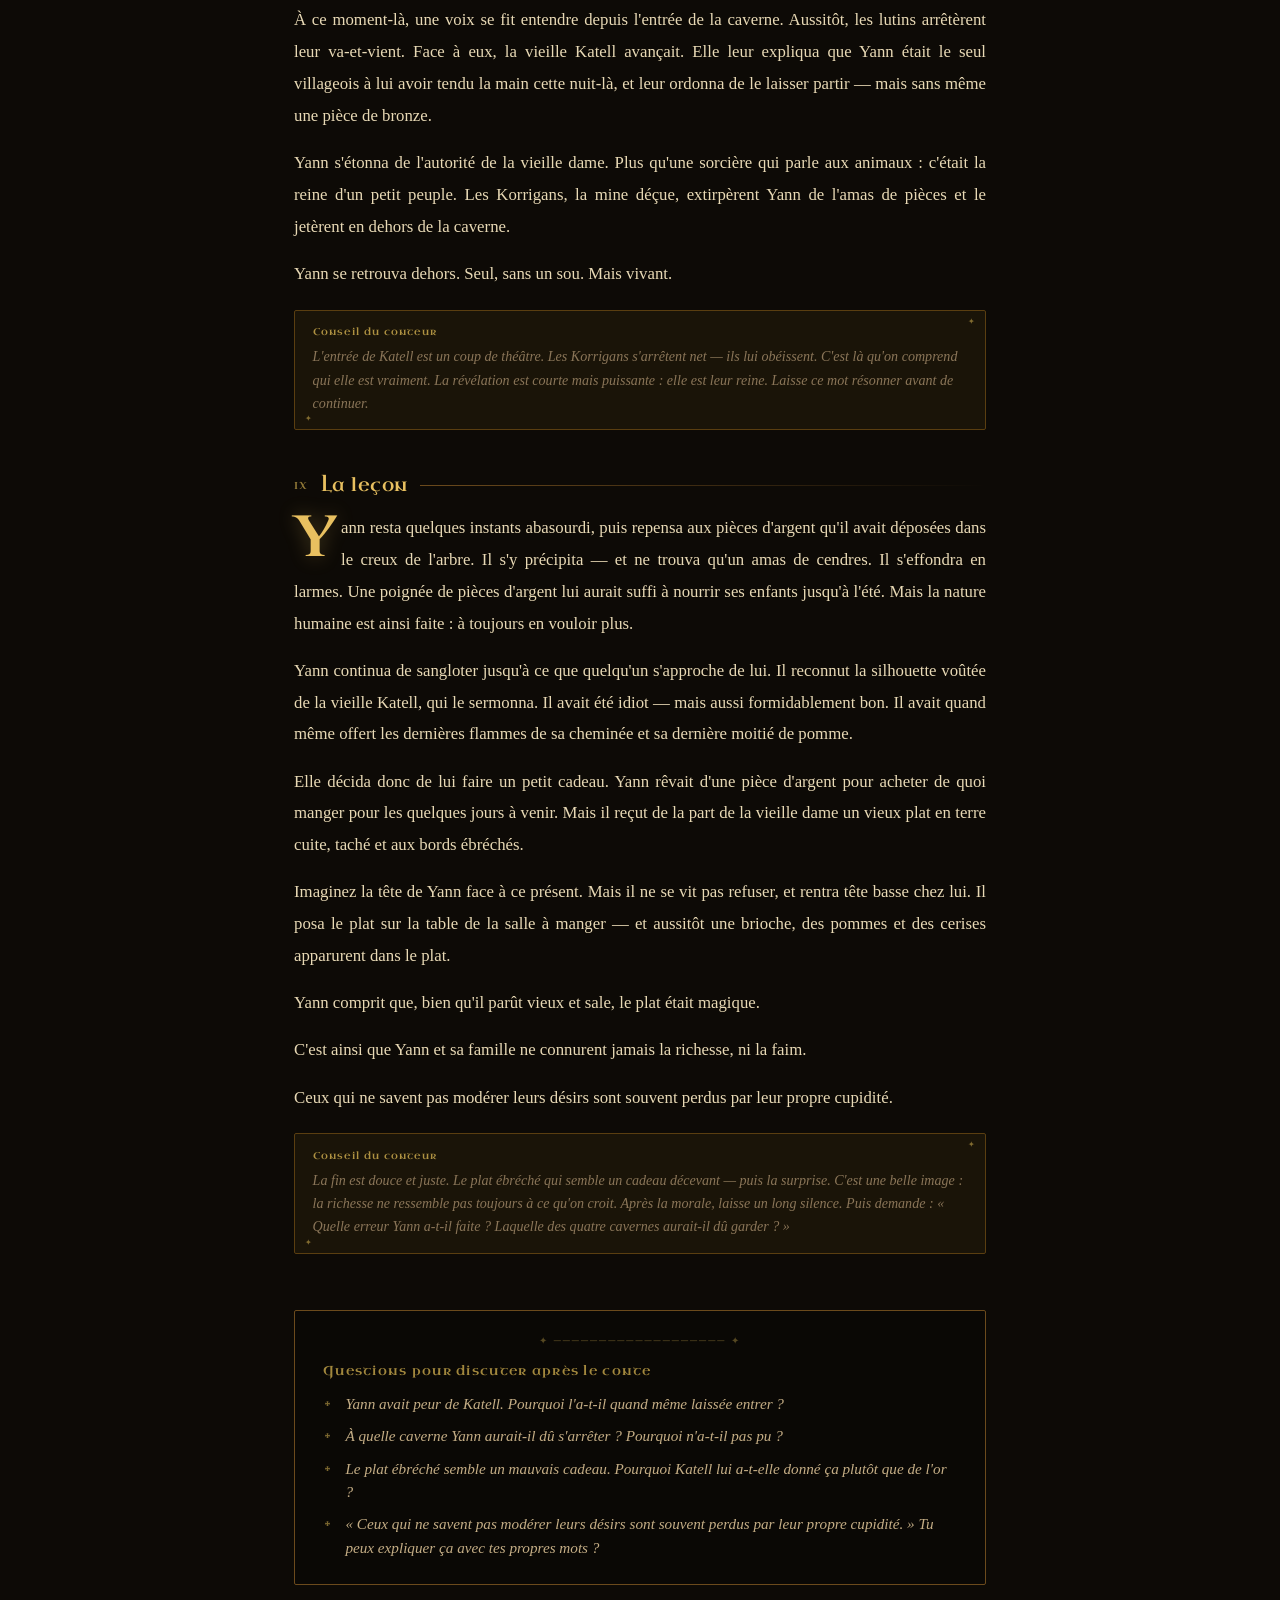
<file: grotte_korrigans.html>
<!DOCTYPE html>
<html lang="fr">
<head>
<meta charset="UTF-8">
<meta name="viewport" content="width=device-width, initial-scale=1.0">
<title>La Grotte des Korrigans — Contes de Bretagne</title>
<link rel="stylesheet" href="css/conte.css">
</head>
<body>

<a class="btn-retour" href="index.html#livre">← Grimoire</a>
<div class="progress-bar" id="progress"></div>

<div class="hero">
  <div class="hero-inner">
    <h1>La Grotte des Korrigans</h1>
    <p class="hero-sub">Toull ar Gorriganed — Le dolmen de Ker Bourg</p>
    <div class="badges">
      <span class="badge">Version enfants · 20 min</span>
      <span class="badge">Dès 7 ans</span>
      <span class="badge">Créatures &amp; Magie</span>
    </div>
  </div>
</div>

<nav class="nav-chapitres" id="nav">
  <button class="nav-btn active" onclick="scrollTo(0,0)">Début</button>
  <button class="nav-btn" onclick="scrollToId('ch1')">Le paludier</button>
  <button class="nav-btn" onclick="scrollToId('ch2')">La pomme</button>
  <button class="nav-btn" onclick="scrollToId('ch3')">L'inquiétude</button>
  <button class="nav-btn" onclick="scrollToId('ch4')">Katell</button>
  <button class="nav-btn" onclick="scrollToId('ch5')">L'accueil</button>
  <button class="nav-btn" onclick="scrollToId('ch6')">La récompense</button>
  <button class="nav-btn" onclick="scrollToId('ch7')">Les cavernes</button>
  <button class="nav-btn" onclick="scrollToId('ch8')">Le piège</button>
  <button class="nav-btn" onclick="scrollToId('ch9')">La leçon</button>
</nav>

<div class="main">

  <div class="info-anim">
    <strong>Pour l'animateur :</strong> Les encadrés dorés sont des <em>Conseils du conteur</em> — ils ne se lisent pas à voix haute. Un paludier, c'est un saunier — celui qui ramasse le sel dans les marais salants. Son travail dépend entièrement de l'été : en hiver, plus de sel, plus d'argent.
  </div>

  <!-- ── Ch 1 ── -->
  <div class="chapitre" id="ch1">
    <div class="chapitre-header">
      <span class="chapitre-num">I</span>
      <span class="chapitre-titre">Yann le paludier</span>
      <span class="chapitre-ligne"></span>
    </div>
    <div class="texte">
      <p>Yann était paludier. C'est-à-dire celui qui ramasse le sel dans les marais salants. Pour gagner sa vie, il faut attendre l'été, récolter le sel, le vendre — et espérer que la saison soit bonne.</p>
      <p>Mais l'histoire commence en plein hiver. Et en hiver, plus de sel à récolter, plus rien à vendre, et donc plus un sou.</p>
      <p>Dans le garde-manger de Yann, il ne restait plus qu'une pomme. Une seule pomme. Et dans la maison : sept personnes à nourrir. Car Yann avait une femme et cinq enfants.</p>
    </div>
    <div class="conseil-conteur">
      <div class="conseil-label">Conseil du conteur</div>
      <p class="conseil-texte">Prends le temps d'installer la misère de Yann. Une pomme. Sept personnes. L'hiver. Les enfants comprennent très bien cette situation — et elle rend tout ce qui suit encore plus fort.</p>
    </div>
  </div>

  <!-- ── Ch 2 ── -->
  <div class="chapitre" id="ch2">
    <div class="chapitre-header">
      <span class="chapitre-num">II</span>
      <span class="chapitre-titre">La pomme</span>
      <span class="chapitre-ligne"></span>
    </div>
    <div class="texte">
      <p>Au moment du repas, Yann prit la pomme, la coupa en deux. Il rangea une moitié dans le garde-manger — pour demain. Avec l'autre moitié, il fit sept parts égales : une portion par personne. Un quatorzième de pomme chacun.</p>
      <p>Pendant qu'ils mangeaient en silence leur maigre portion, Yann se leva pour faire du feu. Il ne restait qu'une seule bûche. Il la coupa en deux. Il remit une moitié près de la cheminée pour le lendemain, et fit une petite flambée avec l'autre.</p>
      <p>Les enfants allèrent se coucher, réchauffés à peine.</p>
    </div>
    <div class="conseil-conteur">
      <div class="conseil-label">Conseil du conteur</div>
      <p class="conseil-texte">Le calcul est concret et frappant : un quatorzième de pomme. Mime le geste de couper. Les enfants comprennent immédiatement à quel point c'est peu. Puis la bûche coupée en deux — tout est divisé, rien n'est gaspillé.</p>
    </div>
  </div>

  <!-- ── Ch 3 ── -->
  <div class="chapitre" id="ch3">
    <div class="chapitre-header">
      <span class="chapitre-num">III</span>
      <span class="chapitre-titre">L'inquiétude</span>
      <span class="chapitre-ligne"></span>
    </div>
    <div class="texte">
      <p>La femme de Yann s'approcha de lui, inquiète pour les jours prochains. Demain, ils pourraient manger le reste de la pomme et se réchauffer avec le reste de la bûche. Mais après ?</p>
      <p>Yann proposa à sa femme qu'il parte à la ville pour travailler en usine. Sa femme refusa catégoriquement qu'il les abandonne sans nourriture et sans sous.</p>
      <p>Dehors, l'averse était plus violente que jamais. Yann et sa femme regardaient, les yeux tristes, la dernière braise dans l'âtre qui s'éteignait doucement.</p>
      <p>Soudainement, quelqu'un frappa à la porte.</p>
      <p>Qui pouvait bien leur rendre visite à cette heure-là ? Yann, inquiet, se leva et se dirigea vers la porte à la lueur de sa torche — car cette histoire se passe bien avant qu'on ait pris l'habitude, à la campagne, de s'éclairer à l'électricité.</p>
    </div>
    <div class="conseil-conteur">
      <div class="conseil-label">Conseil du conteur</div>
      <p class="conseil-texte">Ralentis sur la braise qui s'éteint — c'est l'image la plus forte du conte : la lumière qui disparaît. Puis le coup sur la porte arrive comme une surprise. Laisse un silence avant de continuer. Les enfants doivent se demander : qui est là ?</p>
    </div>
  </div>

  <!-- ── Ch 4 ── -->
  <div class="chapitre" id="ch4">
    <div class="chapitre-header">
      <span class="chapitre-num">IV</span>
      <span class="chapitre-titre">Katell</span>
      <span class="chapitre-ligne"></span>
    </div>
    <div class="texte">
      <p>Une ombre maigre se dressait devant lui. De longs cheveux blonds tombaient de chaque côté du visage — et quel visage : un nez grossier à l'allure de pomme de terre, des yeux si bleus qu'ils semblaient blancs, et tant de rides sur les joues.</p>
      <p>Yann eut un mouvement de recul. Il reconnut celle qui avait la réputation d'être une sorcière : Katell. Nul ne savait au village de quoi elle vivait, ni où elle demeurait. Certains croyaient même qu'elle pouvait commander les animaux ou faire pourrir les récoltes.</p>
      <p>Malgré son appréhension, Yann l'invita à rentrer d'un signe de la main.</p>
    </div>
    <div class="conseil-conteur">
      <div class="conseil-label">Conseil du conteur</div>
      <p class="conseil-texte">Décris Katell avec beaucoup de détails — le nez, les yeux, les rides, les cheveux trempés. Puis insiste sur le geste de Yann : il a peur, et pourtant il ouvre. Ce geste simple va tout changer.</p>
    </div>
  </div>

  <!-- ── Ch 5 ── -->
  <div class="chapitre" id="ch5">
    <div class="chapitre-header">
      <span class="chapitre-num">V</span>
      <span class="chapitre-titre">L'accueil</span>
      <span class="chapitre-ligne"></span>
    </div>
    <div class="texte">
      <p>Dégoulinante, la vieille femme pénétra dans la maison. Yann lui chercha une couverture — mais cela ne suffisait pas à la réchauffer. Alors, sans un regret plus long qu'un soupir, il plaça la dernière demi-bûche dans le feu. Une petite flambée vint réchauffer Katell.</p>
      <p>Mais il voyait que ce n'était pas suffisant, qu'elle n'était pas encore remise. Alors, avec un peu de regret, il sortit la dernière demi-pomme de son garde-manger et l'offrit à la vieille dame.</p>
      <p>Katell, le ventre rempli, se tourna vers Yann et lui murmura qu'il était un brave homme. Elle avait frappé à bien des portes avant de parvenir à la sienne, mais aucun villageois ne lui avait ouvert. Ils l'avaient tous laissée sous la pluie. Certains lui avaient même lancé des chiens à ses trousses.</p>
      <p>Yann était le seul à avoir aidé la vieille dame, et elle comptait bien le récompenser.</p>
    </div>
    <div class="conseil-conteur">
      <div class="conseil-label">Conseil du conteur</div>
      <p class="conseil-texte">Yann donne d'abord la bûche de demain. Puis la pomme de demain. À ce moment-là, il ne lui reste plus rien pour le lendemain. Il ne le dit pas. Il ne se plaint pas. Ce silence est essentiel — les enfants doivent le ressentir.</p>
    </div>
  </div>

  <!-- ── Ch 6 ── -->
  <div class="chapitre" id="ch6">
    <div class="chapitre-header">
      <span class="chapitre-num">VI</span>
      <span class="chapitre-titre">La récompense</span>
      <span class="chapitre-ligne"></span>
    </div>
    <div class="texte">
      <p>Katell donna au paludier une pierre blanche et magique en lui indiquant de se rendre au dolmen de Ker Bourg. Au fond du couloir, il trouverait un trou entre deux cailloux. Il n'aurait qu'à y poser la pierre et la grotte des Korrigans s'ouvrirait.</p>
      <p>Elle le rassura : cette nuit, les Korrigans seraient sur la lande à danser à la lumière de la pleine lune. Il pourrait entrer dans la grotte et prendre autant de richesses qu'il lui serait possible. Mais attention — il devrait être sorti avant le lever du soleil. Car si les Korrigans le surprenaient, cela signerait sa perte.</p>
      <p>Yann n'était pas vraiment rassuré à l'idée d'aller visiter la grotte de ces maudits lutins, surtout par ce temps. Mais d'un battement de paupière, la vieille femme fit calmer la tempête.</p>
      <p>Surpris mais décidé, Yann prit son sac et se mit en route vers le dolmen.</p>
    </div>
    <div class="conseil-conteur">
      <div class="conseil-label">Conseil du conteur</div>
      <p class="conseil-texte">La règle est simple mais absolue : sortir avant le lever du soleil. Répète-la clairement — les enfants doivent s'en souvenir pour la suite. Et la tempête qui s'arrête d'un battement de paupière : c'est le premier vrai signe que Katell n'est pas une sorcière ordinaire.</p>
    </div>
  </div>

  <!-- ── Ch 7 ── -->
  <div class="chapitre" id="ch7">
    <div class="chapitre-header">
      <span class="chapitre-num">VII</span>
      <span class="chapitre-titre">Les quatre cavernes</span>
      <span class="chapitre-ligne"></span>
    </div>
    <div class="texte">
      <p>Yann traversa les champs et les bois. Quand il arriva au dolmen, il s'arrêta net : au loin, il voyait les Korrigans danser autour d'un feu sur la lande. Sans perdre de temps, il entra dans le dolmen, disposa la pierre dans le trou entre les deux cailloux — et se retrouva aussitôt dans la grotte des Korrigans. Une grande grotte avec quatre cavernes obscures.</p>
      <p>Il pénétra dans la première et découvrit un énorme tas de pièces d'argent. Vraiment énorme. Yann n'en croyait pas ses yeux. Il resta quelques instants sans bouger, puis le son lointain des Korrigans lui parvint aux oreilles et le sortit de sa stupeur. Sans perdre un moment, il remplit son sac de pièces d'argent — avec tout ça, il avait de quoi nourrir toute sa famille pendant des années.</p>
      <p>Une fois son sac plein, il allait remonter à la surface quand il passa devant la deuxième caverne. Là, face à lui : un énorme tas de pièces d'or. Plutôt que de remplir son sac d'argent, pourquoi ne pas le remplir d'or ? Il hésita — mais alla dehors vider son sac dans le creux d'un arbre, puis retourna dans la grotte remplir son sac de pièces d'or. Avec tout cet or, il pourrait construire une maison, s'acheter une charrette et des chevaux. Le voilà riche.</p>
      <p>Une fois son sac plein d'or, il allait sortir quand il jeta un œil à la troisième caverne. Un tas de pierres précieuses. Il avait voulu faire trop vite. Il lâcha tout son or et entra dans cette caverne. Hors de question de refaire la même erreur que les deux premières fois : il se refusa à prendre les rubis et les émeraudes, car il savait que les diamants avaient plus de valeur. Il entreprit alors un tri minutieux, et peu à peu son sac se remplit de diamants. Avec tout ça, il pourrait acheter un château, offrir une bonne éducation à ses enfants.</p>
      <p>Son sac sur le dos, Yann allait sortir — mais sa curiosité le poussa à regarder dans la quatrième caverne.</p>
      <p>À ce moment, le chant du coq se fit entendre. Le soleil venait de se lever.</p>
      <p>Le sang de Yann se glaça. Il laissa tomber son sac de diamants et se précipita à toutes jambes vers la sortie.</p>
      <p>Trop tard. Ils étaient déjà là.</p>
    </div>
    <div class="conseil-conteur">
      <div class="conseil-label">Conseil du conteur</div>
      <p class="conseil-texte">Ce chapitre est celui de la cupidité qui monte. Chaque caverne est plus tentante que la précédente. Accélère le rythme à chaque fois que Yann change d'avis — les enfants doivent sentir qu'il perd le contrôle. Et quand le coq chante : arrête-toi net. Laisse le silence. Puis : "Trop tard."</p>
    </div>
  </div>

  <!-- ── Ch 8 ── -->
  <div class="chapitre" id="ch8">
    <div class="chapitre-header">
      <span class="chapitre-num">VIII</span>
      <span class="chapitre-titre">Le piège</span>
      <span class="chapitre-ligne"></span>
    </div>
    <div class="texte">
      <p>Les Korrigans sautillaient autour de lui, agrippaient ses vêtements, s'accrochaient à ses jambes. Ils le traînèrent jusqu'à la quatrième caverne, qui était remplie d'un trou aussi haut qu'un humain. Aussitôt, ils se pressèrent les uns derrière les autres et l'arrosèrent de pièces d'argent, d'or, de rubis, d'émeraudes et de diamants. Bientôt Yann, hurlant pour se libérer, se retrouva quasiment enterré sous les richesses.</p>
      <p>À ce moment-là, une voix se fit entendre depuis l'entrée de la caverne. Aussitôt, les lutins arrêtèrent leur va-et-vient. Face à eux, la vieille Katell avançait. Elle leur expliqua que Yann était le seul villageois à lui avoir tendu la main cette nuit-là, et leur ordonna de le laisser partir — mais sans même une pièce de bronze.</p>
      <p>Yann s'étonna de l'autorité de la vieille dame. Plus qu'une sorcière qui parle aux animaux : c'était la reine d'un petit peuple. Les Korrigans, la mine déçue, extirpèrent Yann de l'amas de pièces et le jetèrent en dehors de la caverne.</p>
      <p>Yann se retrouva dehors. Seul, sans un sou. Mais vivant.</p>
    </div>
    <div class="conseil-conteur">
      <div class="conseil-label">Conseil du conteur</div>
      <p class="conseil-texte">L'entrée de Katell est un coup de théâtre. Les Korrigans s'arrêtent net — ils lui obéissent. C'est là qu'on comprend qui elle est vraiment. La révélation est courte mais puissante : elle est leur reine. Laisse ce mot résonner avant de continuer.</p>
    </div>
  </div>

  <!-- ── Ch 9 ── -->
  <div class="chapitre" id="ch9">
    <div class="chapitre-header">
      <span class="chapitre-num">IX</span>
      <span class="chapitre-titre">La leçon</span>
      <span class="chapitre-ligne"></span>
    </div>
    <div class="texte">
      <p>Yann resta quelques instants abasourdi, puis repensa aux pièces d'argent qu'il avait déposées dans le creux de l'arbre. Il s'y précipita — et ne trouva qu'un amas de cendres. Il s'effondra en larmes. Une poignée de pièces d'argent lui aurait suffi à nourrir ses enfants jusqu'à l'été. Mais la nature humaine est ainsi faite : à toujours en vouloir plus.</p>
      <p>Yann continua de sangloter jusqu'à ce que quelqu'un s'approche de lui. Il reconnut la silhouette voûtée de la vieille Katell, qui le sermonna. Il avait été idiot — mais aussi formidablement bon. Il avait quand même offert les dernières flammes de sa cheminée et sa dernière moitié de pomme.</p>
      <p>Elle décida donc de lui faire un petit cadeau. Yann rêvait d'une pièce d'argent pour acheter de quoi manger pour les quelques jours à venir. Mais il reçut de la part de la vieille dame un vieux plat en terre cuite, taché et aux bords ébréchés.</p>
      <p>Imaginez la tête de Yann face à ce présent. Mais il ne se vit pas refuser, et rentra tête basse chez lui. Il posa le plat sur la table de la salle à manger — et aussitôt une brioche, des pommes et des cerises apparurent dans le plat.</p>
      <p>Yann comprit que, bien qu'il parût vieux et sale, le plat était magique.</p>
      <p>C'est ainsi que Yann et sa famille ne connurent jamais la richesse, ni la faim.</p>
      <p>Ceux qui ne savent pas modérer leurs désirs sont souvent perdus par leur propre cupidité.</p>
    </div>
    <div class="conseil-conteur">
      <div class="conseil-label">Conseil du conteur</div>
      <p class="conseil-texte">La fin est douce et juste. Le plat ébréché qui semble un cadeau décevant — puis la surprise. C'est une belle image : la richesse ne ressemble pas toujours à ce qu'on croit. Après la morale, laisse un long silence. Puis demande : « Quelle erreur Yann a-t-il faite ? Laquelle des quatre cavernes aurait-il dû garder ? »</p>
    </div>
  </div>

  <!-- ── Questions ── -->
  <div class="fin-bloc">
    <div class="fin-titre">Questions pour discuter après le conte</div>
    <ul class="fin-questions">
      <li>Yann avait peur de Katell. Pourquoi l'a-t-il quand même laissée entrer ?</li>
      <li>À quelle caverne Yann aurait-il dû s'arrêter ? Pourquoi n'a-t-il pas pu ?</li>
      <li>Le plat ébréché semble un mauvais cadeau. Pourquoi Katell lui a-t-elle donné ça plutôt que de l'or ?</li>
      <li>« Ceux qui ne savent pas modérer leurs désirs sont souvent perdus par leur propre cupidité. » Tu peux expliquer ça avec tes propres mots ?</li>
    </ul>
  </div>

</div>

<script>
  window.addEventListener('scroll', () => {
    const el = document.documentElement;
    const pct = el.scrollTop / (el.scrollHeight - el.clientHeight) * 100;
    document.getElementById('progress').style.width = pct + '%';
  });

  const obs = new IntersectionObserver(entries => {
    entries.forEach(e => { if (e.isIntersecting) e.target.classList.add('visible'); });
  }, { threshold: 0.1 });
  document.querySelectorAll('.chapitre').forEach(el => obs.observe(el));

  function scrollToId(id) {
    document.getElementById(id)?.scrollIntoView({ behavior: 'smooth', block: 'start' });
  }

  const chapitres = document.querySelectorAll('.chapitre');
  const navBtns = document.querySelectorAll('.nav-btn');

  window.addEventListener('scroll', () => {
    let current = 0;
    chapitres.forEach((ch, i) => {
      if (ch.getBoundingClientRect().top < window.innerHeight / 2) current = i;
    });
    navBtns.forEach((b, i) => b.classList.toggle('active', i === current));
  });
</script>
</body>
</html>
</file>
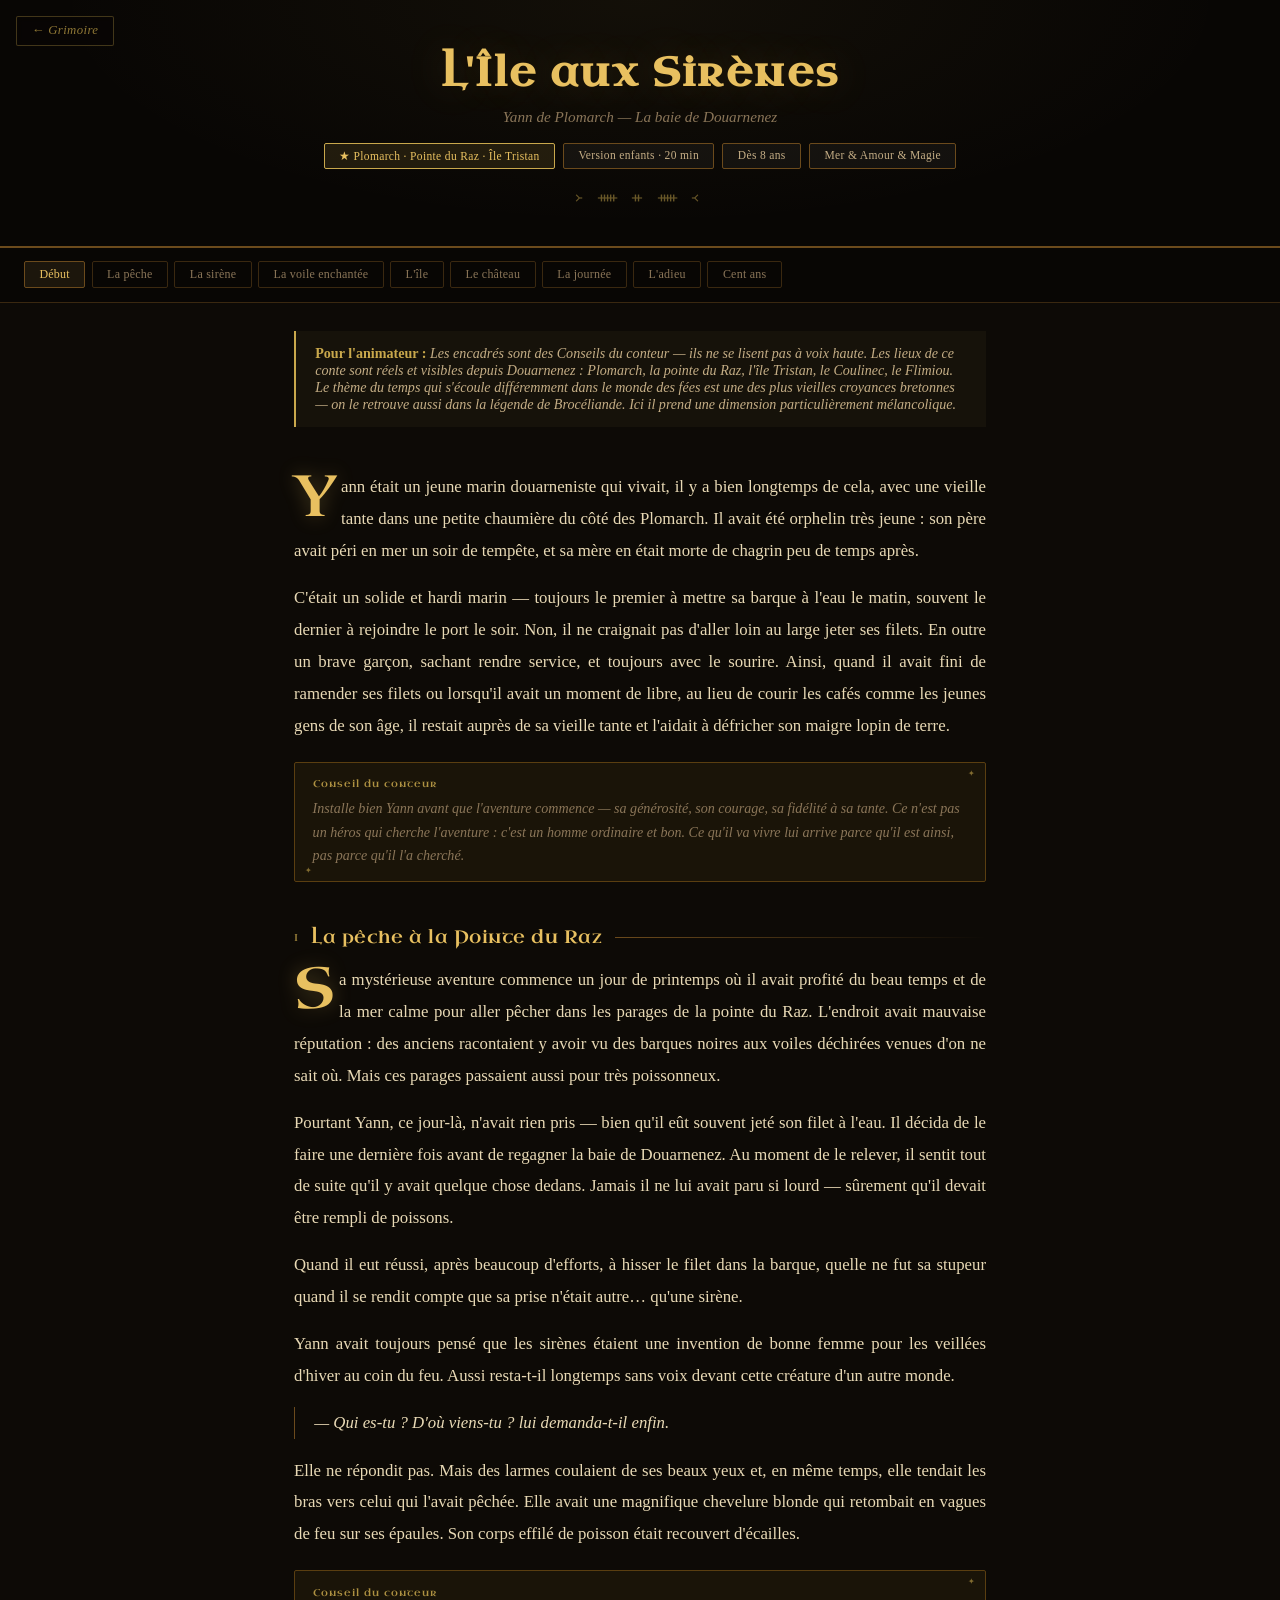
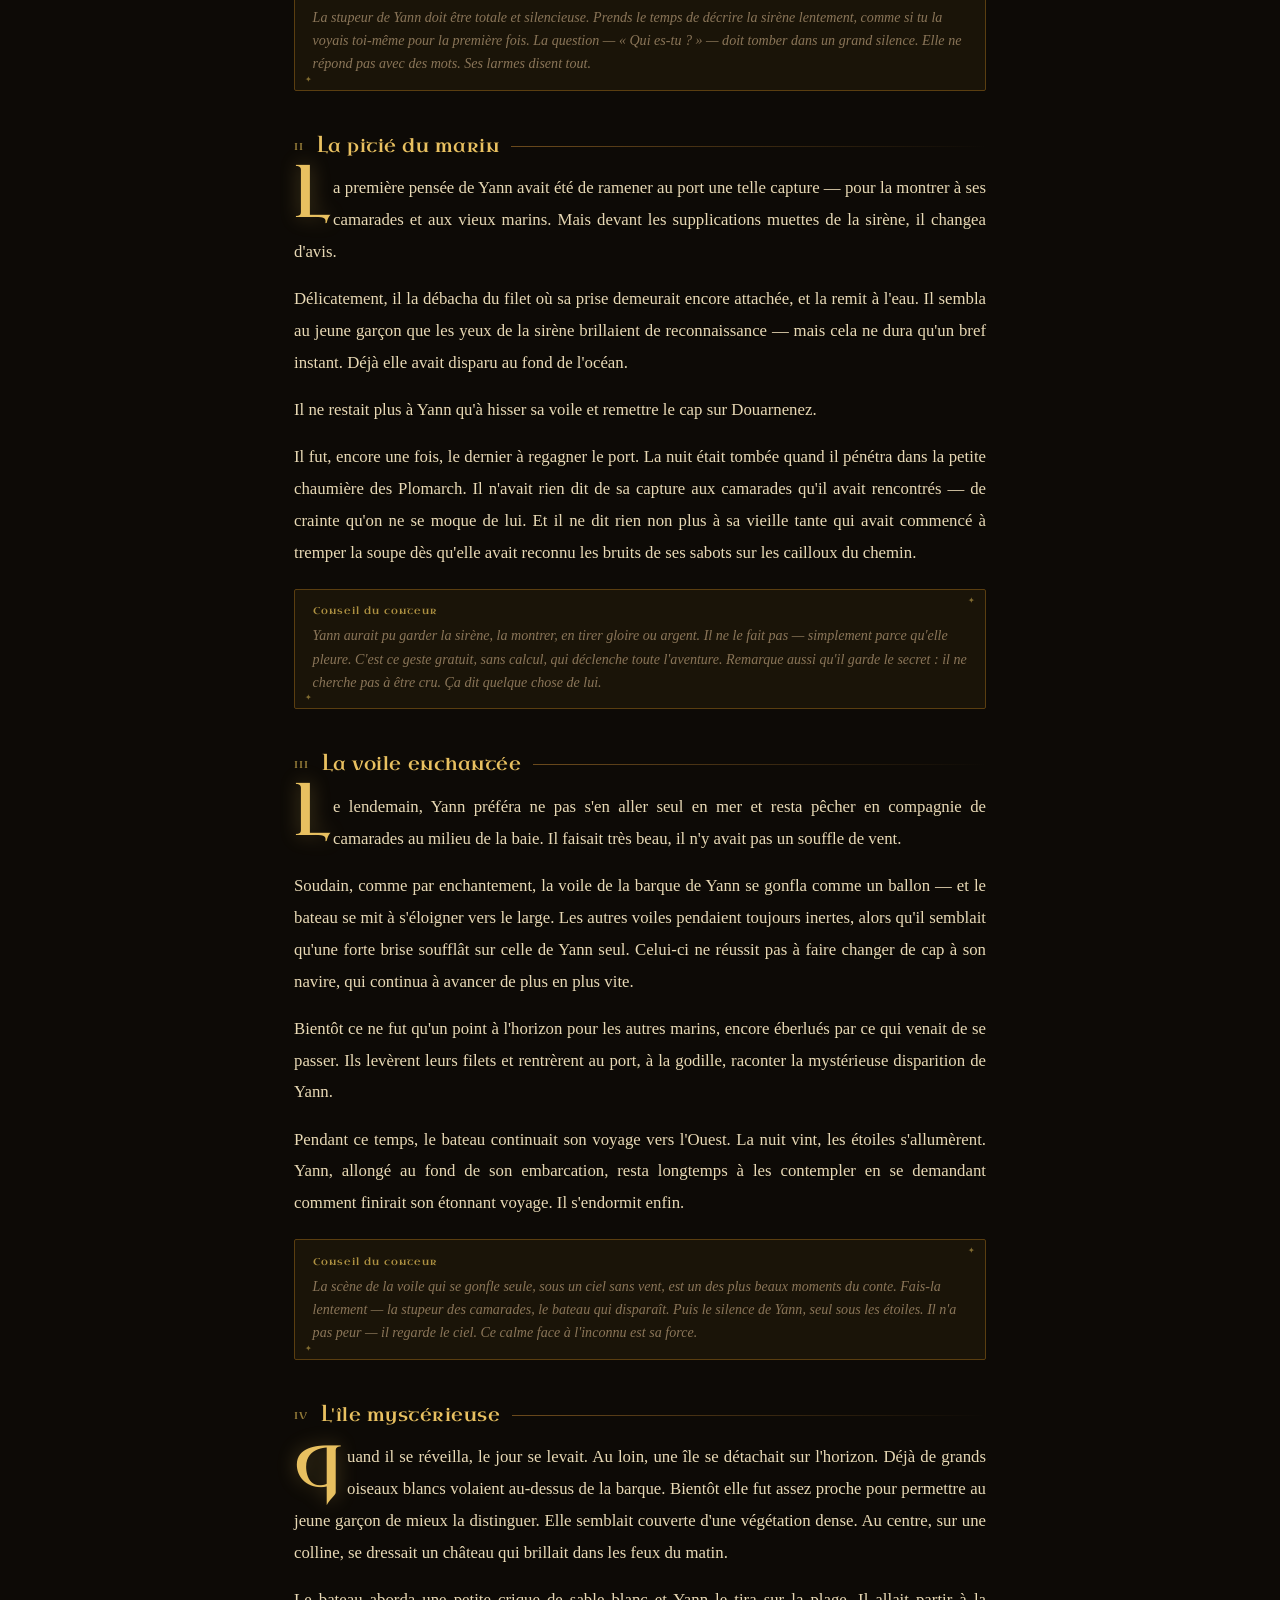
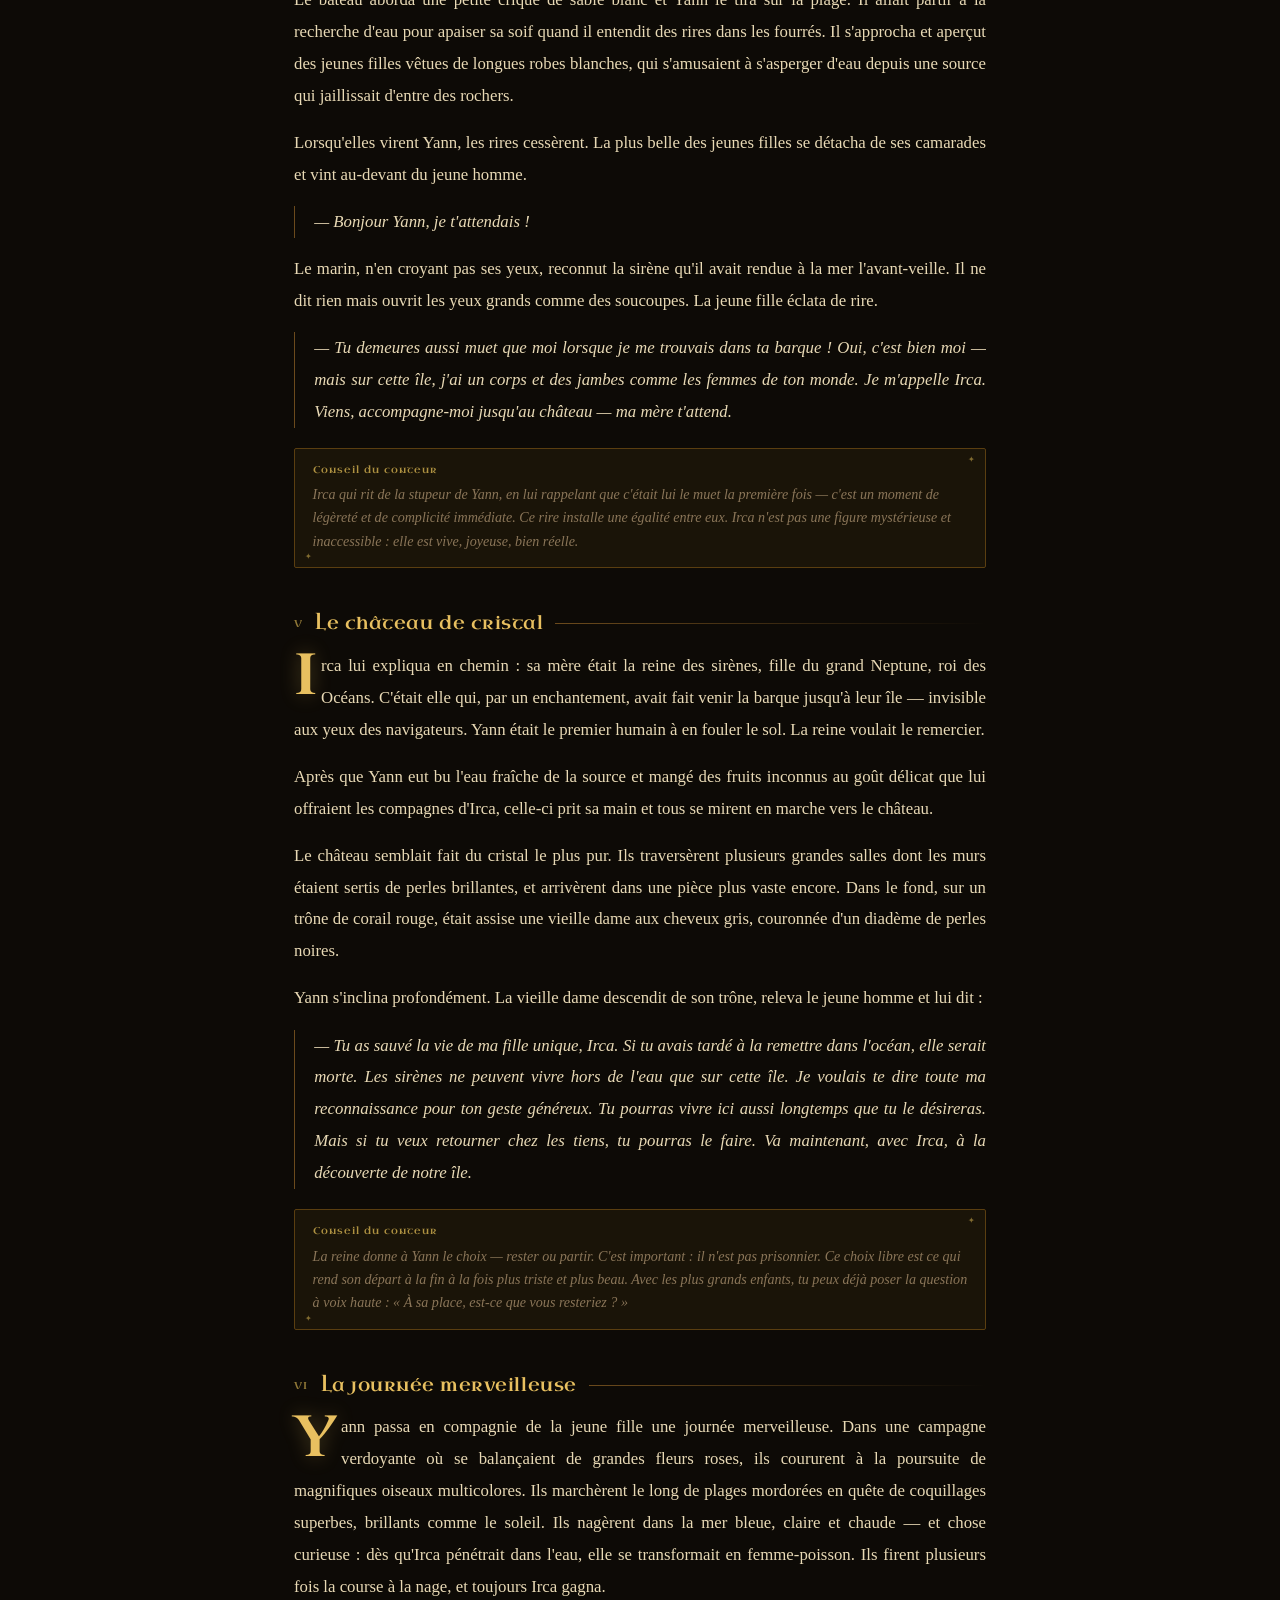
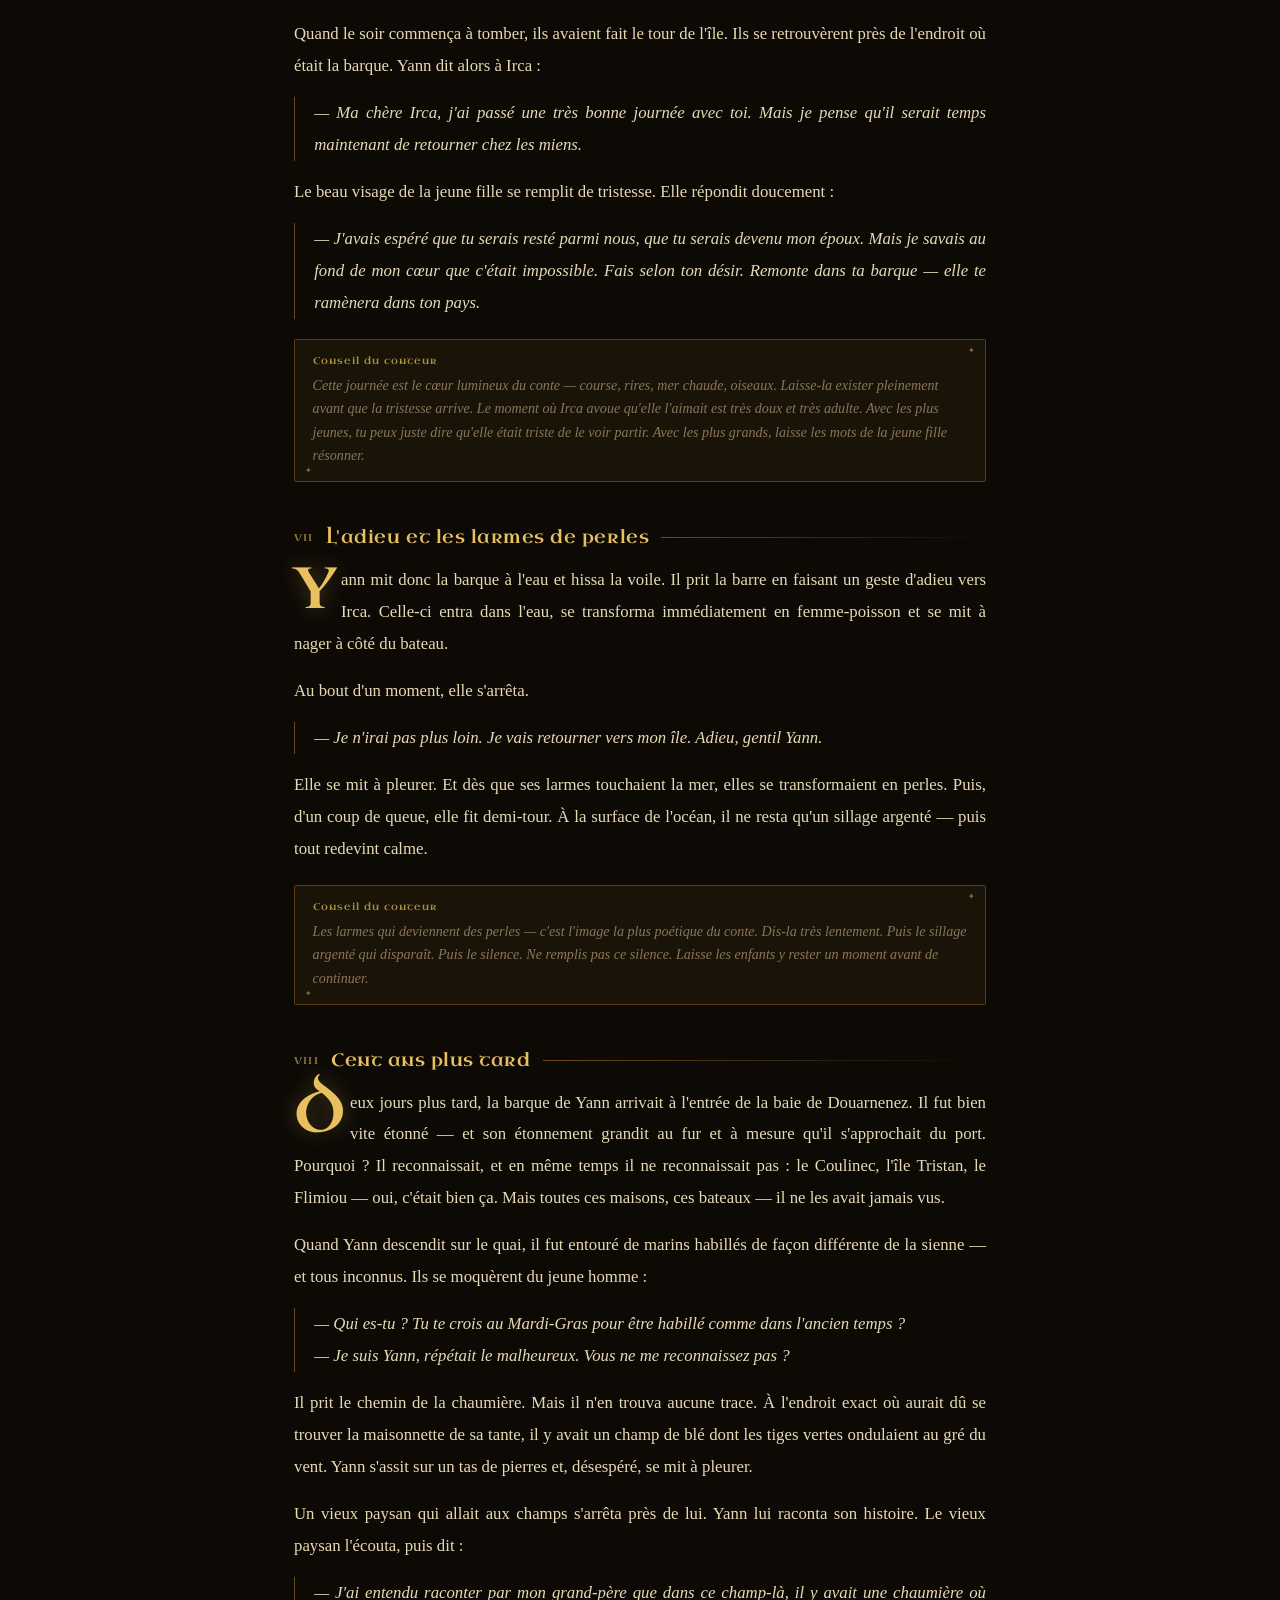
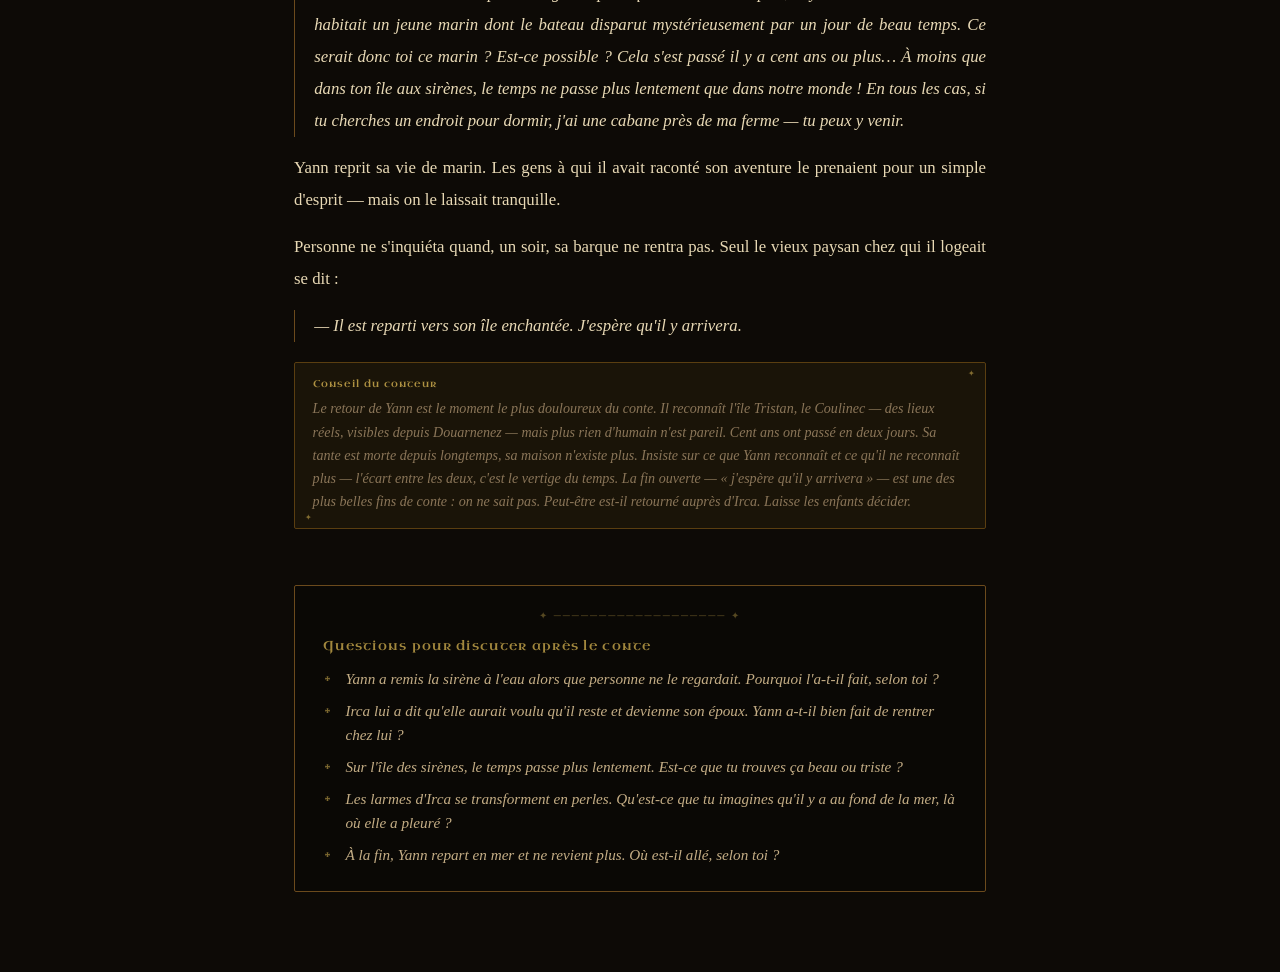
<file: ile_sirenes.html>
<!DOCTYPE html>
<html lang="fr">
<head>
<meta charset="UTF-8">
<meta name="viewport" content="width=device-width, initial-scale=1.0">
<title>L'Île aux Sirènes — Contes de Bretagne</title>
<link rel="stylesheet" href="css/conte.css">
</head>
<body>

<a class="btn-retour" href="index.html#livre">← Grimoire</a>
<div class="progress-bar" id="progress"></div>

<div class="hero">
  <div class="hero-inner">
    <h1>L'Île aux Sirènes</h1>
    <p class="hero-sub">Yann de Plomarch — La baie de Douarnenez</p>
    <div class="badges">
      <span class="badge local">★ Plomarch · Pointe du Raz · Île Tristan</span>
      <span class="badge">Version enfants · 20 min</span>
      <span class="badge">Dès 8 ans</span>
      <span class="badge">Mer &amp; Amour &amp; Magie</span>
    </div>
  </div>
</div>

<nav class="nav-chapitres" id="nav">
  <button class="nav-btn active" onclick="scrollTo(0,0)">Début</button>
  <button class="nav-btn" onclick="scrollToId('ch1')">La pêche</button>
  <button class="nav-btn" onclick="scrollToId('ch2')">La sirène</button>
  <button class="nav-btn" onclick="scrollToId('ch3')">La voile enchantée</button>
  <button class="nav-btn" onclick="scrollToId('ch4')">L'île</button>
  <button class="nav-btn" onclick="scrollToId('ch5')">Le château</button>
  <button class="nav-btn" onclick="scrollToId('ch6')">La journée</button>
  <button class="nav-btn" onclick="scrollToId('ch7')">L'adieu</button>
  <button class="nav-btn" onclick="scrollToId('ch8')">Cent ans</button>
</nav>

<div class="main">

  <div class="info-anim">
    <strong>Pour l'animateur :</strong> Les encadrés sont des <em>Conseils du conteur</em> — ils ne se lisent pas à voix haute. Les lieux de ce conte sont réels et visibles depuis Douarnenez : Plomarch, la pointe du Raz, l'île Tristan, le Coulinec, le Flimiou. Le thème du temps qui s'écoule différemment dans le monde des fées est une des plus vieilles croyances bretonnes — on le retrouve aussi dans la légende de Brocéliande. Ici il prend une dimension particulièrement mélancolique.
  </div>

  <!-- ── Intro ── -->
  <div class="chapitre" id="ch0">
    <div class="texte">
      <p>Yann était un jeune marin douarneniste qui vivait, il y a bien longtemps de cela, avec une vieille tante dans une petite chaumière du côté des Plomarch. Il avait été orphelin très jeune : son père avait péri en mer un soir de tempête, et sa mère en était morte de chagrin peu de temps après.</p>
      <p>C'était un solide et hardi marin — toujours le premier à mettre sa barque à l'eau le matin, souvent le dernier à rejoindre le port le soir. Non, il ne craignait pas d'aller loin au large jeter ses filets. En outre un brave garçon, sachant rendre service, et toujours avec le sourire. Ainsi, quand il avait fini de ramender ses filets ou lorsqu'il avait un moment de libre, au lieu de courir les cafés comme les jeunes gens de son âge, il restait auprès de sa vieille tante et l'aidait à défricher son maigre lopin de terre.</p>
    </div>
    <div class="conseil-conteur">
      <div class="conseil-label">Conseil du conteur</div>
      <p class="conseil-texte">Installe bien Yann avant que l'aventure commence — sa générosité, son courage, sa fidélité à sa tante. Ce n'est pas un héros qui cherche l'aventure : c'est un homme ordinaire et bon. Ce qu'il va vivre lui arrive parce qu'il est ainsi, pas parce qu'il l'a cherché.</p>
    </div>
  </div>

  <!-- ── Ch 1 ── -->
  <div class="chapitre" id="ch1">
    <div class="chapitre-header">
      <span class="chapitre-num">I</span>
      <span class="chapitre-titre">La pêche à la Pointe du Raz</span>
      <span class="chapitre-ligne"></span>
    </div>
    <div class="texte">
      <p>Sa mystérieuse aventure commence un jour de printemps où il avait profité du beau temps et de la mer calme pour aller pêcher dans les parages de la pointe du Raz. L'endroit avait mauvaise réputation : des anciens racontaient y avoir vu des barques noires aux voiles déchirées venues d'on ne sait où. Mais ces parages passaient aussi pour très poissonneux.</p>
      <p>Pourtant Yann, ce jour-là, n'avait rien pris — bien qu'il eût souvent jeté son filet à l'eau. Il décida de le faire une dernière fois avant de regagner la baie de Douarnenez. Au moment de le relever, il sentit tout de suite qu'il y avait quelque chose dedans. Jamais il ne lui avait paru si lourd — sûrement qu'il devait être rempli de poissons.</p>
      <p>Quand il eut réussi, après beaucoup d'efforts, à hisser le filet dans la barque, quelle ne fut sa stupeur quand il se rendit compte que sa prise n'était autre… qu'une sirène.</p>
      <p>Yann avait toujours pensé que les sirènes étaient une invention de bonne femme pour les veillées d'hiver au coin du feu. Aussi resta-t-il longtemps sans voix devant cette créature d'un autre monde.</p>
      <p class="dialogue">— Qui es-tu ? D'où viens-tu ? lui demanda-t-il enfin.</p>
      <p>Elle ne répondit pas. Mais des larmes coulaient de ses beaux yeux et, en même temps, elle tendait les bras vers celui qui l'avait pêchée. Elle avait une magnifique chevelure blonde qui retombait en vagues de feu sur ses épaules. Son corps effilé de poisson était recouvert d'écailles.</p>
    </div>
    <div class="conseil-conteur">
      <div class="conseil-label">Conseil du conteur</div>
      <p class="conseil-texte">La stupeur de Yann doit être totale et silencieuse. Prends le temps de décrire la sirène lentement, comme si tu la voyais toi-même pour la première fois. La question — « Qui es-tu ? » — doit tomber dans un grand silence. Elle ne répond pas avec des mots. Ses larmes disent tout.</p>
    </div>
  </div>

  <!-- ── Ch 2 ── -->
  <div class="chapitre" id="ch2">
    <div class="chapitre-header">
      <span class="chapitre-num">II</span>
      <span class="chapitre-titre">La pitié du marin</span>
      <span class="chapitre-ligne"></span>
    </div>
    <div class="texte">
      <p>La première pensée de Yann avait été de ramener au port une telle capture — pour la montrer à ses camarades et aux vieux marins. Mais devant les supplications muettes de la sirène, il changea d'avis.</p>
      <p>Délicatement, il la débacha du filet où sa prise demeurait encore attachée, et la remit à l'eau. Il sembla au jeune garçon que les yeux de la sirène brillaient de reconnaissance — mais cela ne dura qu'un bref instant. Déjà elle avait disparu au fond de l'océan.</p>
      <p>Il ne restait plus à Yann qu'à hisser sa voile et remettre le cap sur Douarnenez.</p>
      <p>Il fut, encore une fois, le dernier à regagner le port. La nuit était tombée quand il pénétra dans la petite chaumière des Plomarch. Il n'avait rien dit de sa capture aux camarades qu'il avait rencontrés — de crainte qu'on ne se moque de lui. Et il ne dit rien non plus à sa vieille tante qui avait commencé à tremper la soupe dès qu'elle avait reconnu les bruits de ses sabots sur les cailloux du chemin.</p>
    </div>
    <div class="conseil-conteur">
      <div class="conseil-label">Conseil du conteur</div>
      <p class="conseil-texte">Yann aurait pu garder la sirène, la montrer, en tirer gloire ou argent. Il ne le fait pas — simplement parce qu'elle pleure. C'est ce geste gratuit, sans calcul, qui déclenche toute l'aventure. Remarque aussi qu'il garde le secret : il ne cherche pas à être cru. Ça dit quelque chose de lui.</p>
    </div>
  </div>

  <!-- ── Ch 3 ── -->
  <div class="chapitre" id="ch3">
    <div class="chapitre-header">
      <span class="chapitre-num">III</span>
      <span class="chapitre-titre">La voile enchantée</span>
      <span class="chapitre-ligne"></span>
    </div>
    <div class="texte">
      <p>Le lendemain, Yann préféra ne pas s'en aller seul en mer et resta pêcher en compagnie de camarades au milieu de la baie. Il faisait très beau, il n'y avait pas un souffle de vent.</p>
      <p>Soudain, comme par enchantement, la voile de la barque de Yann se gonfla comme un ballon — et le bateau se mit à s'éloigner vers le large. Les autres voiles pendaient toujours inertes, alors qu'il semblait qu'une forte brise soufflât sur celle de Yann seul. Celui-ci ne réussit pas à faire changer de cap à son navire, qui continua à avancer de plus en plus vite.</p>
      <p>Bientôt ce ne fut qu'un point à l'horizon pour les autres marins, encore éberlués par ce qui venait de se passer. Ils levèrent leurs filets et rentrèrent au port, à la godille, raconter la mystérieuse disparition de Yann.</p>
      <p>Pendant ce temps, le bateau continuait son voyage vers l'Ouest. La nuit vint, les étoiles s'allumèrent. Yann, allongé au fond de son embarcation, resta longtemps à les contempler en se demandant comment finirait son étonnant voyage. Il s'endormit enfin.</p>
    </div>
    <div class="conseil-conteur">
      <div class="conseil-label">Conseil du conteur</div>
      <p class="conseil-texte">La scène de la voile qui se gonfle seule, sous un ciel sans vent, est un des plus beaux moments du conte. Fais-la lentement — la stupeur des camarades, le bateau qui disparaît. Puis le silence de Yann, seul sous les étoiles. Il n'a pas peur — il regarde le ciel. Ce calme face à l'inconnu est sa force.</p>
    </div>
  </div>

  <!-- ── Ch 4 ── -->
  <div class="chapitre" id="ch4">
    <div class="chapitre-header">
      <span class="chapitre-num">IV</span>
      <span class="chapitre-titre">L'île mystérieuse</span>
      <span class="chapitre-ligne"></span>
    </div>
    <div class="texte">
      <p>Quand il se réveilla, le jour se levait. Au loin, une île se détachait sur l'horizon. Déjà de grands oiseaux blancs volaient au-dessus de la barque. Bientôt elle fut assez proche pour permettre au jeune garçon de mieux la distinguer. Elle semblait couverte d'une végétation dense. Au centre, sur une colline, se dressait un château qui brillait dans les feux du matin.</p>
      <p>Le bateau aborda une petite crique de sable blanc et Yann le tira sur la plage. Il allait partir à la recherche d'eau pour apaiser sa soif quand il entendit des rires dans les fourrés. Il s'approcha et aperçut des jeunes filles vêtues de longues robes blanches, qui s'amusaient à s'asperger d'eau depuis une source qui jaillissait d'entre des rochers.</p>
      <p>Lorsqu'elles virent Yann, les rires cessèrent. La plus belle des jeunes filles se détacha de ses camarades et vint au-devant du jeune homme.</p>
      <p class="dialogue">— Bonjour Yann, je t'attendais !</p>
      <p>Le marin, n'en croyant pas ses yeux, reconnut la sirène qu'il avait rendue à la mer l'avant-veille. Il ne dit rien mais ouvrit les yeux grands comme des soucoupes. La jeune fille éclata de rire.</p>
      <p class="dialogue">— Tu demeures aussi muet que moi lorsque je me trouvais dans ta barque ! Oui, c'est bien moi — mais sur cette île, j'ai un corps et des jambes comme les femmes de ton monde. Je m'appelle Irca. Viens, accompagne-moi jusqu'au château — ma mère t'attend.</p>
    </div>
    <div class="conseil-conteur">
      <div class="conseil-label">Conseil du conteur</div>
      <p class="conseil-texte">Irca qui rit de la stupeur de Yann, en lui rappelant que c'était lui le muet la première fois — c'est un moment de légèreté et de complicité immédiate. Ce rire installe une égalité entre eux. Irca n'est pas une figure mystérieuse et inaccessible : elle est vive, joyeuse, bien réelle.</p>
    </div>
  </div>

  <!-- ── Ch 5 ── -->
  <div class="chapitre" id="ch5">
    <div class="chapitre-header">
      <span class="chapitre-num">V</span>
      <span class="chapitre-titre">Le château de cristal</span>
      <span class="chapitre-ligne"></span>
    </div>
    <div class="texte">
      <p>Irca lui expliqua en chemin : sa mère était la reine des sirènes, fille du grand Neptune, roi des Océans. C'était elle qui, par un enchantement, avait fait venir la barque jusqu'à leur île — invisible aux yeux des navigateurs. Yann était le premier humain à en fouler le sol. La reine voulait le remercier.</p>
      <p>Après que Yann eut bu l'eau fraîche de la source et mangé des fruits inconnus au goût délicat que lui offraient les compagnes d'Irca, celle-ci prit sa main et tous se mirent en marche vers le château.</p>
      <p>Le château semblait fait du cristal le plus pur. Ils traversèrent plusieurs grandes salles dont les murs étaient sertis de perles brillantes, et arrivèrent dans une pièce plus vaste encore. Dans le fond, sur un trône de corail rouge, était assise une vieille dame aux cheveux gris, couronnée d'un diadème de perles noires.</p>
      <p>Yann s'inclina profondément. La vieille dame descendit de son trône, releva le jeune homme et lui dit :</p>
      <p class="dialogue">— Tu as sauvé la vie de ma fille unique, Irca. Si tu avais tardé à la remettre dans l'océan, elle serait morte. Les sirènes ne peuvent vivre hors de l'eau que sur cette île. Je voulais te dire toute ma reconnaissance pour ton geste généreux. Tu pourras vivre ici aussi longtemps que tu le désireras. Mais si tu veux retourner chez les tiens, tu pourras le faire. Va maintenant, avec Irca, à la découverte de notre île.</p>
    </div>
    <div class="conseil-conteur">
      <div class="conseil-label">Conseil du conteur</div>
      <p class="conseil-texte">La reine donne à Yann le choix — rester ou partir. C'est important : il n'est pas prisonnier. Ce choix libre est ce qui rend son départ à la fin à la fois plus triste et plus beau. Avec les plus grands enfants, tu peux déjà poser la question à voix haute : « À sa place, est-ce que vous resteriez ? »</p>
    </div>
  </div>

  <!-- ── Ch 6 ── -->
  <div class="chapitre" id="ch6">
    <div class="chapitre-header">
      <span class="chapitre-num">VI</span>
      <span class="chapitre-titre">La journée merveilleuse</span>
      <span class="chapitre-ligne"></span>
    </div>
    <div class="texte">
      <p>Yann passa en compagnie de la jeune fille une journée merveilleuse. Dans une campagne verdoyante où se balançaient de grandes fleurs roses, ils coururent à la poursuite de magnifiques oiseaux multicolores. Ils marchèrent le long de plages mordorées en quête de coquillages superbes, brillants comme le soleil. Ils nagèrent dans la mer bleue, claire et chaude — et chose curieuse : dès qu'Irca pénétrait dans l'eau, elle se transformait en femme-poisson. Ils firent plusieurs fois la course à la nage, et toujours Irca gagna.</p>
      <p>Quand le soir commença à tomber, ils avaient fait le tour de l'île. Ils se retrouvèrent près de l'endroit où était la barque. Yann dit alors à Irca :</p>
      <p class="dialogue">— Ma chère Irca, j'ai passé une très bonne journée avec toi. Mais je pense qu'il serait temps maintenant de retourner chez les miens.</p>
      <p>Le beau visage de la jeune fille se remplit de tristesse. Elle répondit doucement :</p>
      <p class="dialogue">— J'avais espéré que tu serais resté parmi nous, que tu serais devenu mon époux. Mais je savais au fond de mon cœur que c'était impossible. Fais selon ton désir. Remonte dans ta barque — elle te ramènera dans ton pays.</p>
    </div>
    <div class="conseil-conteur">
      <div class="conseil-label">Conseil du conteur</div>
      <p class="conseil-texte">Cette journée est le cœur lumineux du conte — course, rires, mer chaude, oiseaux. Laisse-la exister pleinement avant que la tristesse arrive. Le moment où Irca avoue qu'elle l'aimait est très doux et très adulte. Avec les plus jeunes, tu peux juste dire qu'elle était triste de le voir partir. Avec les plus grands, laisse les mots de la jeune fille résonner.</p>
    </div>
  </div>

  <!-- ── Ch 7 ── -->
  <div class="chapitre" id="ch7">
    <div class="chapitre-header">
      <span class="chapitre-num">VII</span>
      <span class="chapitre-titre">L'adieu et les larmes de perles</span>
      <span class="chapitre-ligne"></span>
    </div>
    <div class="texte">
      <p>Yann mit donc la barque à l'eau et hissa la voile. Il prit la barre en faisant un geste d'adieu vers Irca. Celle-ci entra dans l'eau, se transforma immédiatement en femme-poisson et se mit à nager à côté du bateau.</p>
      <p>Au bout d'un moment, elle s'arrêta.</p>
      <p class="dialogue">— Je n'irai pas plus loin. Je vais retourner vers mon île. Adieu, gentil Yann.</p>
      <p>Elle se mit à pleurer. Et dès que ses larmes touchaient la mer, elles se transformaient en perles. Puis, d'un coup de queue, elle fit demi-tour. À la surface de l'océan, il ne resta qu'un sillage argenté — puis tout redevint calme.</p>
    </div>
    <div class="conseil-conteur">
      <div class="conseil-label">Conseil du conteur</div>
      <p class="conseil-texte">Les larmes qui deviennent des perles — c'est l'image la plus poétique du conte. Dis-la très lentement. Puis le sillage argenté qui disparaît. Puis le silence. Ne remplis pas ce silence. Laisse les enfants y rester un moment avant de continuer.</p>
    </div>
  </div>

  <!-- ── Ch 8 ── -->
  <div class="chapitre" id="ch8">
    <div class="chapitre-header">
      <span class="chapitre-num">VIII</span>
      <span class="chapitre-titre">Cent ans plus tard</span>
      <span class="chapitre-ligne"></span>
    </div>
    <div class="texte">
      <p>Deux jours plus tard, la barque de Yann arrivait à l'entrée de la baie de Douarnenez. Il fut bien vite étonné — et son étonnement grandit au fur et à mesure qu'il s'approchait du port. Pourquoi ? Il reconnaissait, et en même temps il ne reconnaissait pas : le Coulinec, l'île Tristan, le Flimiou — oui, c'était bien ça. Mais toutes ces maisons, ces bateaux — il ne les avait jamais vus.</p>
      <p>Quand Yann descendit sur le quai, il fut entouré de marins habillés de façon différente de la sienne — et tous inconnus. Ils se moquèrent du jeune homme :</p>
      <p class="dialogue">— Qui es-tu ? Tu te crois au Mardi-Gras pour être habillé comme dans l'ancien temps ?<br>— Je suis Yann, répétait le malheureux. Vous ne me reconnaissez pas ?</p>
      <p>Il prit le chemin de la chaumière. Mais il n'en trouva aucune trace. À l'endroit exact où aurait dû se trouver la maisonnette de sa tante, il y avait un champ de blé dont les tiges vertes ondulaient au gré du vent. Yann s'assit sur un tas de pierres et, désespéré, se mit à pleurer.</p>
      <p>Un vieux paysan qui allait aux champs s'arrêta près de lui. Yann lui raconta son histoire. Le vieux paysan l'écouta, puis dit :</p>
      <p class="dialogue">— J'ai entendu raconter par mon grand-père que dans ce champ-là, il y avait une chaumière où habitait un jeune marin dont le bateau disparut mystérieusement par un jour de beau temps. Ce serait donc toi ce marin ? Est-ce possible ? Cela s'est passé il y a cent ans ou plus… À moins que dans ton île aux sirènes, le temps ne passe plus lentement que dans notre monde ! En tous les cas, si tu cherches un endroit pour dormir, j'ai une cabane près de ma ferme — tu peux y venir.</p>
      <p>Yann reprit sa vie de marin. Les gens à qui il avait raconté son aventure le prenaient pour un simple d'esprit — mais on le laissait tranquille.</p>
      <p>Personne ne s'inquiéta quand, un soir, sa barque ne rentra pas. Seul le vieux paysan chez qui il logeait se dit :</p>
      <p class="dialogue">— Il est reparti vers son île enchantée. J'espère qu'il y arrivera.</p>
    </div>
    <div class="conseil-conteur">
      <div class="conseil-label">Conseil du conteur</div>
      <p class="conseil-texte">Le retour de Yann est le moment le plus douloureux du conte. Il reconnaît l'île Tristan, le Coulinec — des lieux réels, visibles depuis Douarnenez — mais plus rien d'humain n'est pareil. Cent ans ont passé en deux jours. Sa tante est morte depuis longtemps, sa maison n'existe plus. Insiste sur ce que Yann <em>reconnaît</em> et ce qu'il ne reconnaît plus — l'écart entre les deux, c'est le vertige du temps. La fin ouverte — « j'espère qu'il y arrivera » — est une des plus belles fins de conte : on ne sait pas. Peut-être est-il retourné auprès d'Irca. Laisse les enfants décider.</p>
    </div>
  </div>

  <!-- ── Questions ── -->
  <div class="fin-bloc">
    <div class="fin-titre">Questions pour discuter après le conte</div>
    <ul class="fin-questions">
      <li>Yann a remis la sirène à l'eau alors que personne ne le regardait. Pourquoi l'a-t-il fait, selon toi ?</li>
      <li>Irca lui a dit qu'elle aurait voulu qu'il reste et devienne son époux. Yann a-t-il bien fait de rentrer chez lui ?</li>
      <li>Sur l'île des sirènes, le temps passe plus lentement. Est-ce que tu trouves ça beau ou triste ?</li>
      <li>Les larmes d'Irca se transforment en perles. Qu'est-ce que tu imagines qu'il y a au fond de la mer, là où elle a pleuré ?</li>
      <li>À la fin, Yann repart en mer et ne revient plus. Où est-il allé, selon toi ?</li>
    </ul>
  </div>

</div>

<script>
  window.addEventListener('scroll', () => {
    const el = document.documentElement;
    const pct = el.scrollTop / (el.scrollHeight - el.clientHeight) * 100;
    document.getElementById('progress').style.width = pct + '%';
  });

  const obs = new IntersectionObserver(entries => {
    entries.forEach(e => { if (e.isIntersecting) e.target.classList.add('visible'); });
  }, { threshold: 0.1 });
  document.querySelectorAll('.chapitre').forEach(el => obs.observe(el));

  function scrollToId(id) {
    document.getElementById(id)?.scrollIntoView({ behavior: 'smooth', block: 'start' });
  }

  const chapitres = document.querySelectorAll('.chapitre');
  const navBtns   = document.querySelectorAll('.nav-btn');

  window.addEventListener('scroll', () => {
    let current = 0;
    chapitres.forEach((ch, i) => {
      if (ch.getBoundingClientRect().top < window.innerHeight / 2) current = i;
    });
    navBtns.forEach((b, i) => b.classList.toggle('active', i === current));
  });
</script>
</body>
</html>
</file>
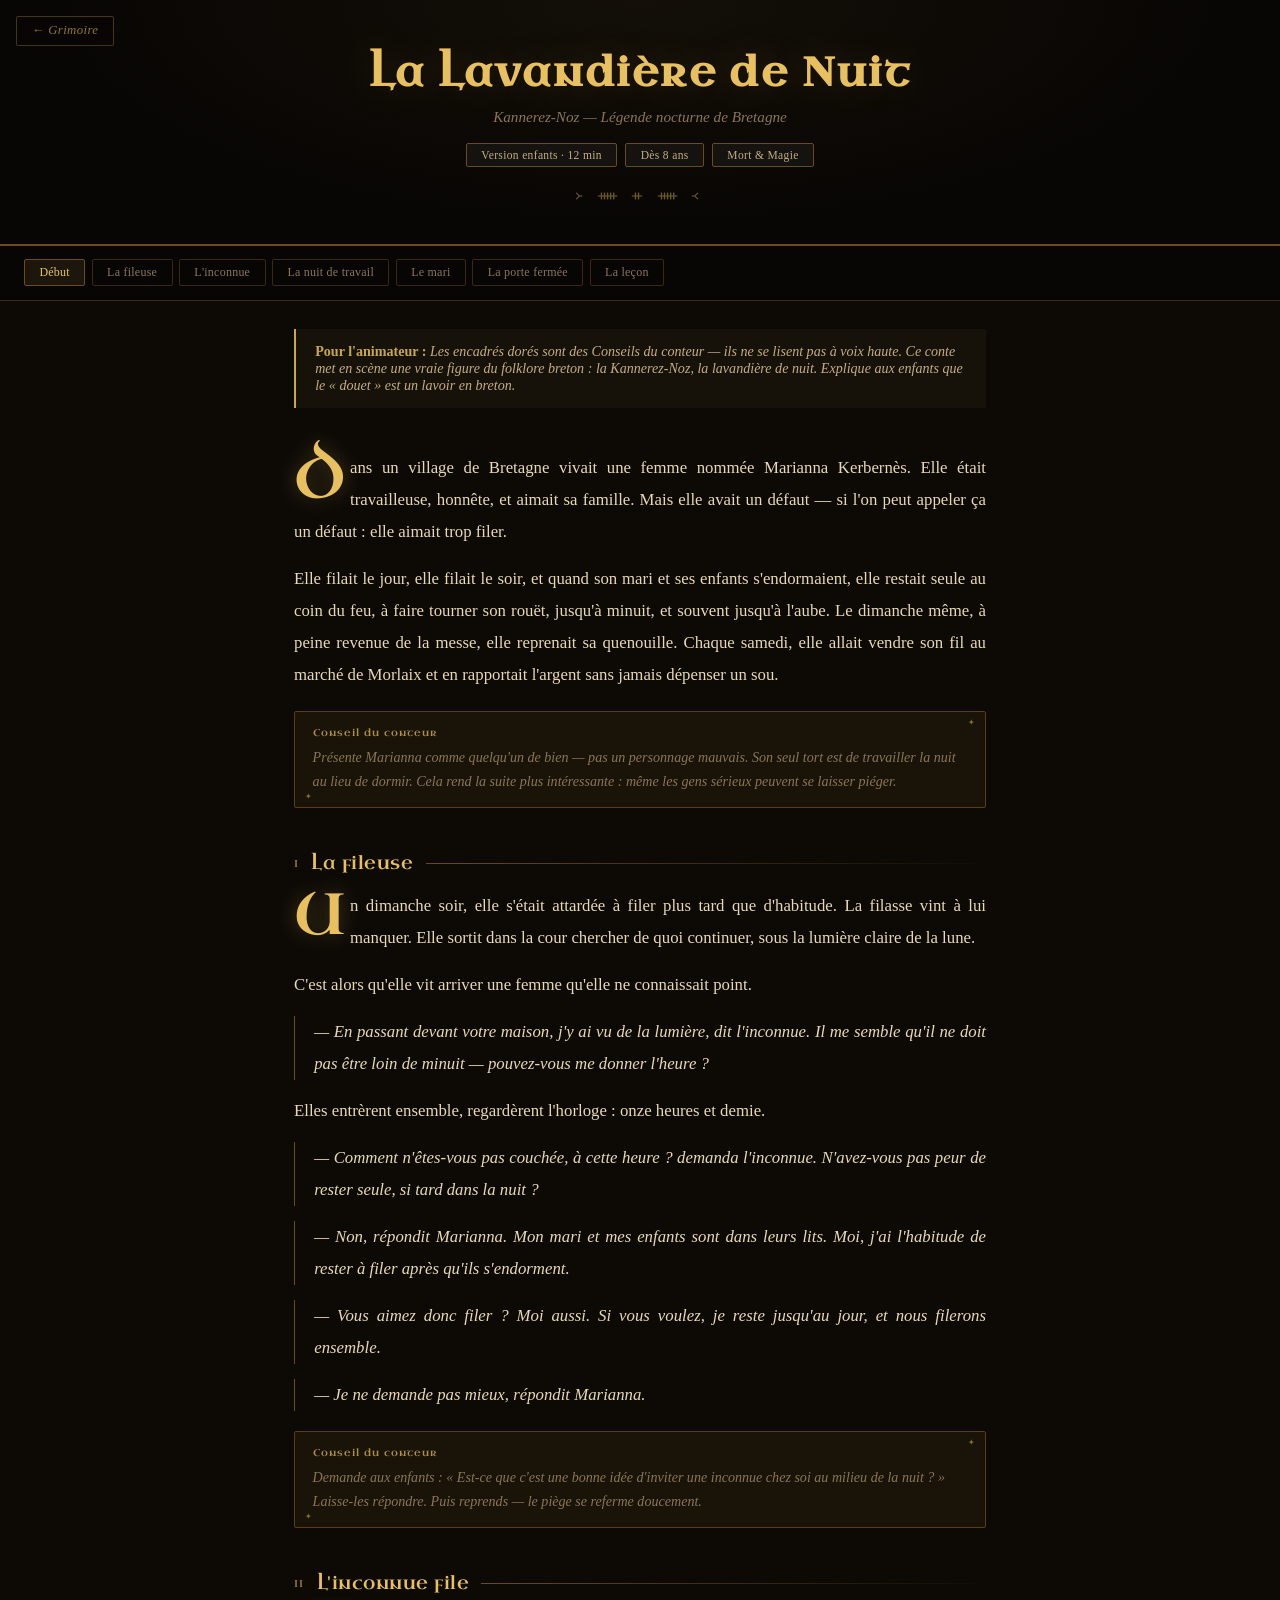
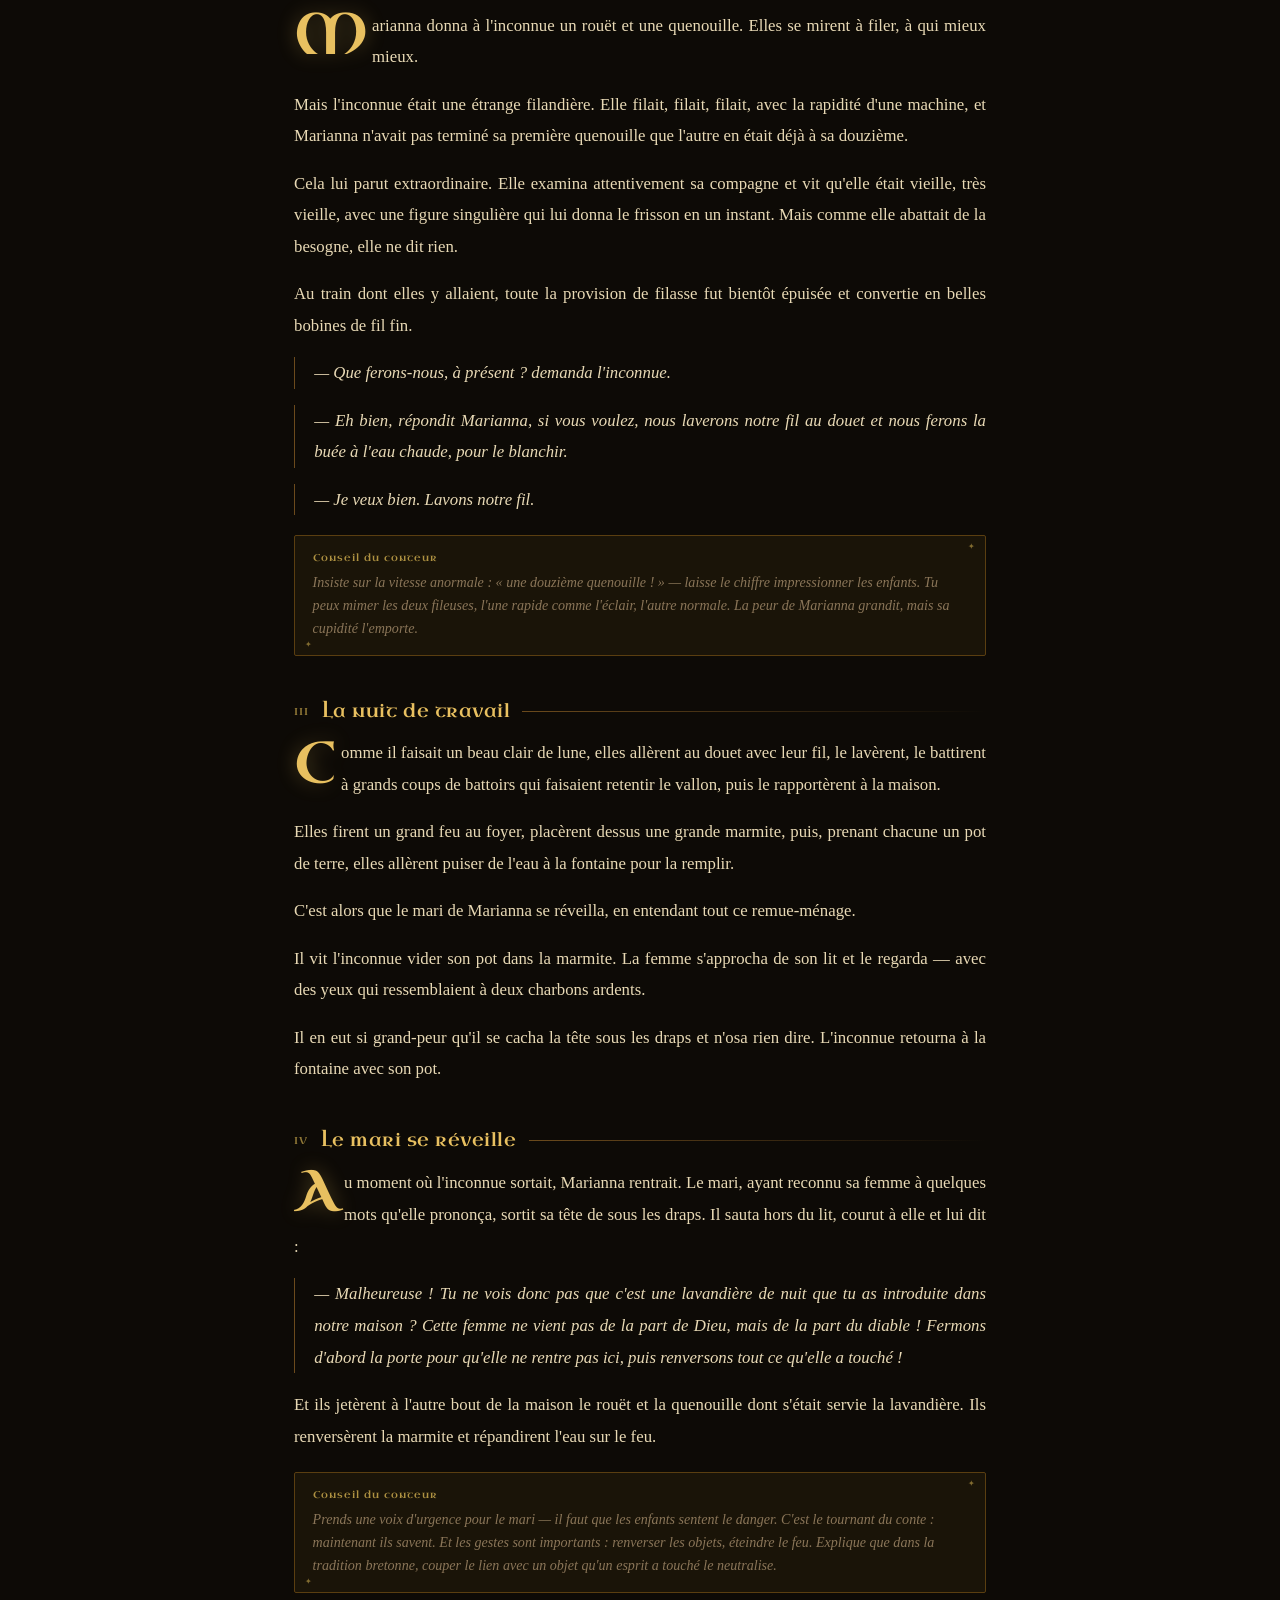
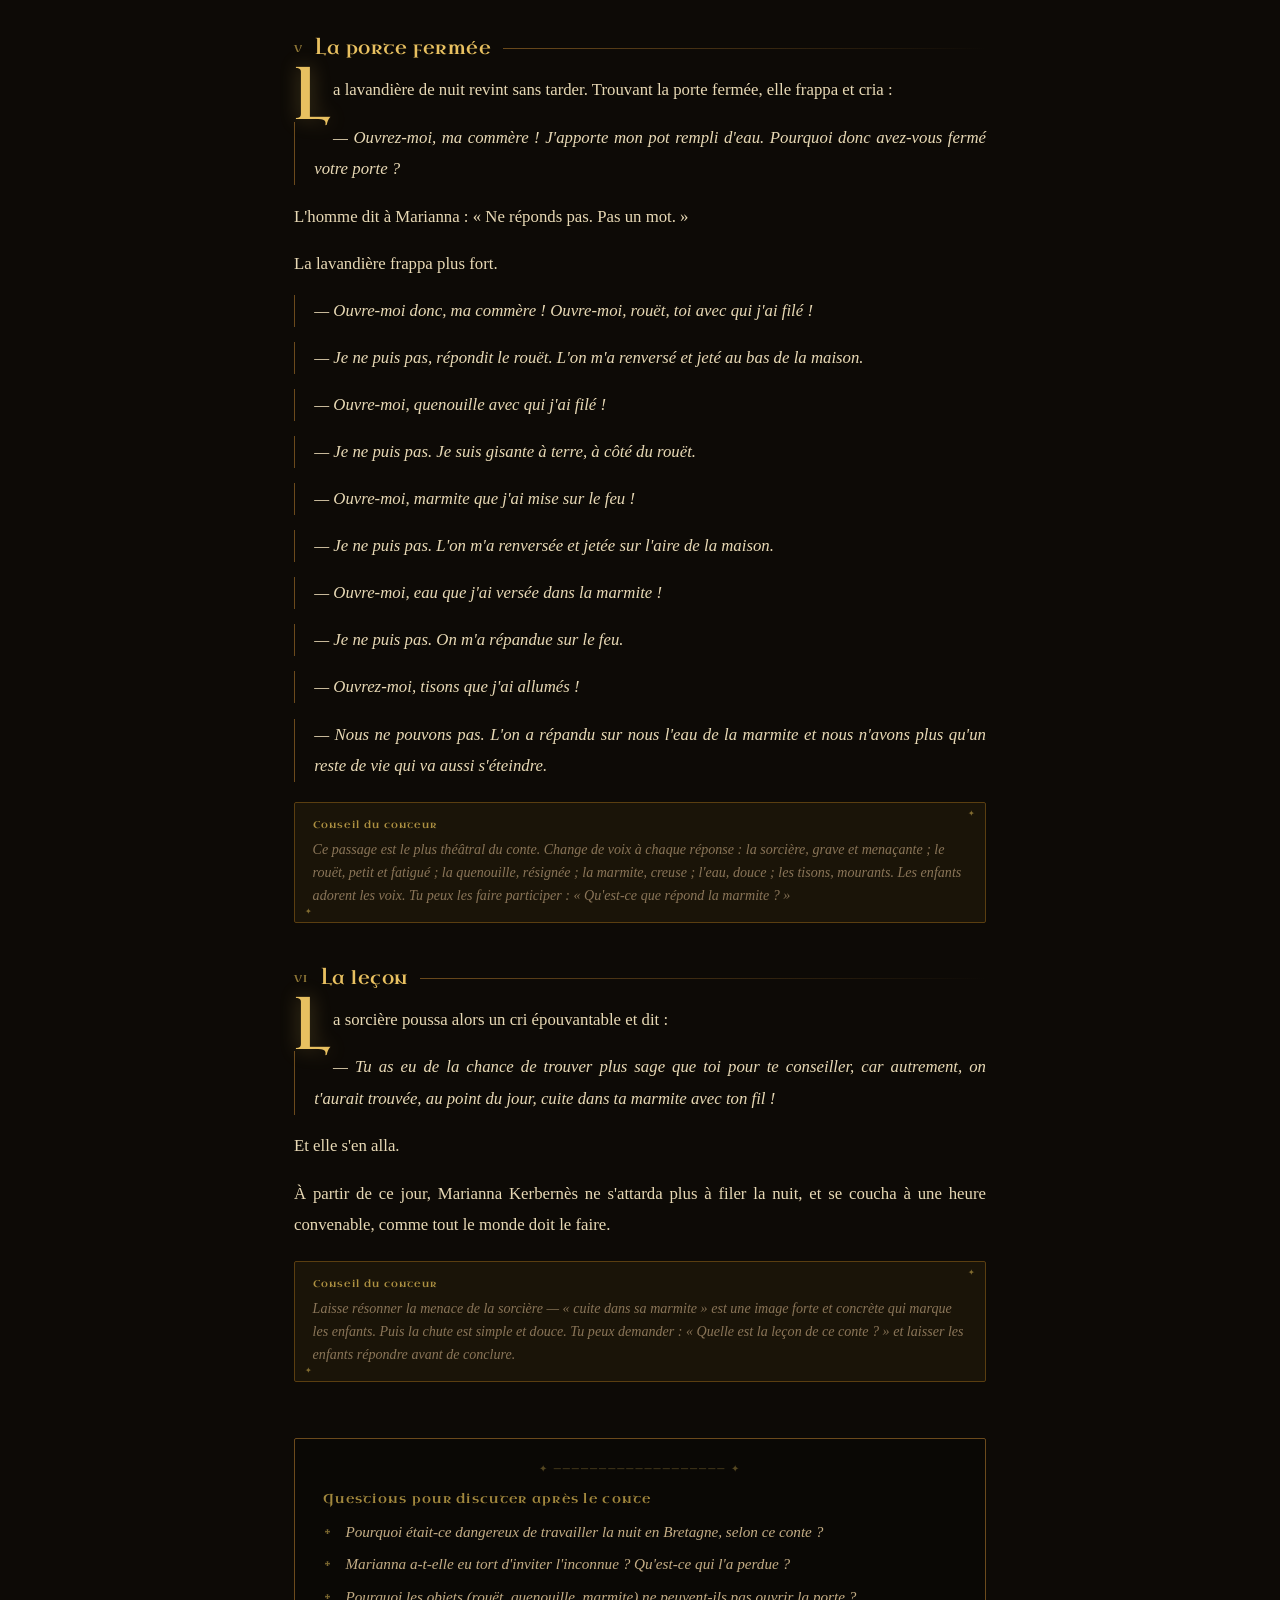
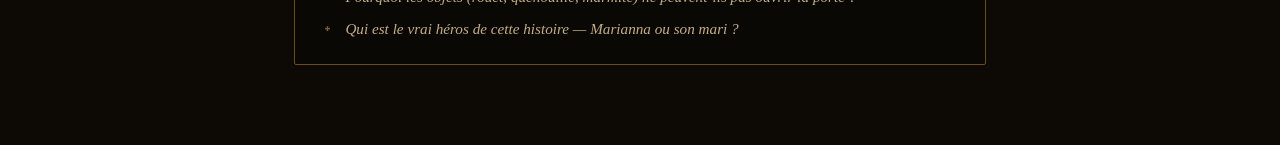
<file: lavandiere_nuit.html>
<!DOCTYPE html>
<html lang="fr">
<head>
<meta charset="UTF-8">
<meta name="viewport" content="width=device-width, initial-scale=1.0">
<title>La Lavandière de Nuit — Contes de Bretagne</title>
<link rel="stylesheet" href="css/conte.css">
</head>
<body>

<a class="btn-retour" href="index.html#livre">← Grimoire</a>
<div class="progress-bar" id="progress"></div>

<div class="hero">
  <div class="hero-inner">
    <h1>La Lavandière de Nuit</h1>
    <p class="hero-sub">Kannerez-Noz — Légende nocturne de Bretagne</p>
    <div class="badges">
      <span class="badge">Version enfants · 12 min</span>
      <span class="badge">Dès 8 ans</span>
      <span class="badge">Mort &amp; Magie</span>
    </div>
  </div>
</div>

<nav class="nav-chapitres" id="nav">
  <button class="nav-btn active" onclick="scrollTo(0,0)">Début</button>
  <button class="nav-btn" onclick="scrollToId('ch1')">La fileuse</button>
  <button class="nav-btn" onclick="scrollToId('ch2')">L'inconnue</button>
  <button class="nav-btn" onclick="scrollToId('ch3')">La nuit de travail</button>
  <button class="nav-btn" onclick="scrollToId('ch4')">Le mari</button>
  <button class="nav-btn" onclick="scrollToId('ch5')">La porte fermée</button>
  <button class="nav-btn" onclick="scrollToId('ch6')">La leçon</button>
</nav>

<div class="main">

  <div class="info-anim">
    <strong>Pour l'animateur :</strong> Les encadrés dorés sont des <em>Conseils du conteur</em> — ils ne se lisent pas à voix haute. Ce conte met en scène une vraie figure du folklore breton : la Kannerez-Noz, la lavandière de nuit. Explique aux enfants que le « douet » est un lavoir en breton.
  </div>

  <!-- ── Intro ── -->
  <div class="chapitre" id="ch0">
    <div class="texte">
      <p>Dans un village de Bretagne vivait une femme nommée Marianna Kerbernès. Elle était travailleuse, honnête, et aimait sa famille. Mais elle avait un défaut — si l'on peut appeler ça un défaut : elle aimait trop filer.</p>
      <p>Elle filait le jour, elle filait le soir, et quand son mari et ses enfants s'endormaient, elle restait seule au coin du feu, à faire tourner son rouët, jusqu'à minuit, et souvent jusqu'à l'aube. Le dimanche même, à peine revenue de la messe, elle reprenait sa quenouille. Chaque samedi, elle allait vendre son fil au marché de Morlaix et en rapportait l'argent sans jamais dépenser un sou.</p>
    </div>
    <div class="conseil-conteur">
      <div class="conseil-label">Conseil du conteur</div>
      <p class="conseil-texte">Présente Marianna comme quelqu'un de bien — pas un personnage mauvais. Son seul tort est de travailler la nuit au lieu de dormir. Cela rend la suite plus intéressante : même les gens sérieux peuvent se laisser piéger.</p>
    </div>
  </div>

  <!-- ── Ch 1 ── -->
  <div class="chapitre" id="ch1">
    <div class="chapitre-header">
      <span class="chapitre-num">I</span>
      <span class="chapitre-titre">La fileuse</span>
      <span class="chapitre-ligne"></span>
    </div>
    <div class="texte">
      <p>Un dimanche soir, elle s'était attardée à filer plus tard que d'habitude. La filasse vint à lui manquer. Elle sortit dans la cour chercher de quoi continuer, sous la lumière claire de la lune.</p>
      <p>C'est alors qu'elle vit arriver une femme qu'elle ne connaissait point.</p>
      <p class="dialogue">— En passant devant votre maison, j'y ai vu de la lumière, dit l'inconnue. Il me semble qu'il ne doit pas être loin de minuit — pouvez-vous me donner l'heure ?</p>
      <p>Elles entrèrent ensemble, regardèrent l'horloge : onze heures et demie.</p>
      <p class="dialogue">— Comment n'êtes-vous pas couchée, à cette heure ? demanda l'inconnue. N'avez-vous pas peur de rester seule, si tard dans la nuit ?</p>
      <p class="dialogue">— Non, répondit Marianna. Mon mari et mes enfants sont dans leurs lits. Moi, j'ai l'habitude de rester à filer après qu'ils s'endorment.</p>
      <p class="dialogue">— Vous aimez donc filer ? Moi aussi. Si vous voulez, je reste jusqu'au jour, et nous filerons ensemble.</p>
      <p class="dialogue">— Je ne demande pas mieux, répondit Marianna.</p>
    </div>
    <div class="conseil-conteur">
      <div class="conseil-label">Conseil du conteur</div>
      <p class="conseil-texte">Demande aux enfants : « Est-ce que c'est une bonne idée d'inviter une inconnue chez soi au milieu de la nuit ? » Laisse-les répondre. Puis reprends — le piège se referme doucement.</p>
    </div>
  </div>

  <!-- ── Ch 2 ── -->
  <div class="chapitre" id="ch2">
    <div class="chapitre-header">
      <span class="chapitre-num">II</span>
      <span class="chapitre-titre">L'inconnue file</span>
      <span class="chapitre-ligne"></span>
    </div>
    <div class="texte">
      <p>Marianna donna à l'inconnue un rouët et une quenouille. Elles se mirent à filer, à qui mieux mieux.</p>
      <p>Mais l'inconnue était une étrange filandière. Elle filait, filait, filait, avec la rapidité d'une machine, et Marianna n'avait pas terminé sa première quenouille que l'autre en était déjà à sa douzième.</p>
      <p>Cela lui parut extraordinaire. Elle examina attentivement sa compagne et vit qu'elle était vieille, très vieille, avec une figure singulière qui lui donna le frisson en un instant. Mais comme elle abattait de la besogne, elle ne dit rien.</p>
      <p>Au train dont elles y allaient, toute la provision de filasse fut bientôt épuisée et convertie en belles bobines de fil fin.</p>
      <p class="dialogue">— Que ferons-nous, à présent ? demanda l'inconnue.</p>
      <p class="dialogue">— Eh bien, répondit Marianna, si vous voulez, nous laverons notre fil au douet et nous ferons la buée à l'eau chaude, pour le blanchir.</p>
      <p class="dialogue">— Je veux bien. Lavons notre fil.</p>
    </div>
    <div class="conseil-conteur">
      <div class="conseil-label">Conseil du conteur</div>
      <p class="conseil-texte">Insiste sur la vitesse anormale : « une douzième quenouille ! » — laisse le chiffre impressionner les enfants. Tu peux mimer les deux fileuses, l'une rapide comme l'éclair, l'autre normale. La peur de Marianna grandit, mais sa cupidité l'emporte.</p>
    </div>
  </div>

  <!-- ── Ch 3 ── -->
  <div class="chapitre" id="ch3">
    <div class="chapitre-header">
      <span class="chapitre-num">III</span>
      <span class="chapitre-titre">La nuit de travail</span>
      <span class="chapitre-ligne"></span>
    </div>
    <div class="texte">
      <p>Comme il faisait un beau clair de lune, elles allèrent au douet avec leur fil, le lavèrent, le battirent à grands coups de battoirs qui faisaient retentir le vallon, puis le rapportèrent à la maison.</p>
      <p>Elles firent un grand feu au foyer, placèrent dessus une grande marmite, puis, prenant chacune un pot de terre, elles allèrent puiser de l'eau à la fontaine pour la remplir.</p>
      <p>C'est alors que le mari de Marianna se réveilla, en entendant tout ce remue-ménage.</p>
      <p>Il vit l'inconnue vider son pot dans la marmite. La femme s'approcha de son lit et le regarda — avec des yeux qui ressemblaient à deux charbons ardents.</p>
      <p>Il en eut si grand-peur qu'il se cacha la tête sous les draps et n'osa rien dire. L'inconnue retourna à la fontaine avec son pot.</p>
    </div>
  </div>

  <!-- ── Ch 4 ── -->
  <div class="chapitre" id="ch4">
    <div class="chapitre-header">
      <span class="chapitre-num">IV</span>
      <span class="chapitre-titre">Le mari se réveille</span>
      <span class="chapitre-ligne"></span>
    </div>
    <div class="texte">
      <p>Au moment où l'inconnue sortait, Marianna rentrait. Le mari, ayant reconnu sa femme à quelques mots qu'elle prononça, sortit sa tête de sous les draps. Il sauta hors du lit, courut à elle et lui dit :</p>
      <p class="dialogue">— Malheureuse ! Tu ne vois donc pas que c'est une lavandière de nuit que tu as introduite dans notre maison ? Cette femme ne vient pas de la part de Dieu, mais de la part du diable ! Fermons d'abord la porte pour qu'elle ne rentre pas ici, puis renversons tout ce qu'elle a touché !</p>
      <p>Et ils jetèrent à l'autre bout de la maison le rouët et la quenouille dont s'était servie la lavandière. Ils renversèrent la marmite et répandirent l'eau sur le feu.</p>
    </div>
    <div class="conseil-conteur">
      <div class="conseil-label">Conseil du conteur</div>
      <p class="conseil-texte">Prends une voix d'urgence pour le mari — il faut que les enfants sentent le danger. C'est le tournant du conte : maintenant ils savent. Et les gestes sont importants : renverser les objets, éteindre le feu. Explique que dans la tradition bretonne, couper le lien avec un objet qu'un esprit a touché le neutralise.</p>
    </div>
  </div>

  <!-- ── Ch 5 ── -->
  <div class="chapitre" id="ch5">
    <div class="chapitre-header">
      <span class="chapitre-num">V</span>
      <span class="chapitre-titre">La porte fermée</span>
      <span class="chapitre-ligne"></span>
    </div>
    <div class="texte">
      <p>La lavandière de nuit revint sans tarder. Trouvant la porte fermée, elle frappa et cria :</p>
      <p class="dialogue">— Ouvrez-moi, ma commère ! J'apporte mon pot rempli d'eau. Pourquoi donc avez-vous fermé votre porte ?</p>
      <p>L'homme dit à Marianna : « Ne réponds pas. Pas un mot. »</p>
      <p>La lavandière frappa plus fort.</p>
      <p class="dialogue">— Ouvre-moi donc, ma commère ! Ouvre-moi, rouët, toi avec qui j'ai filé !</p>
      <p class="dialogue">— Je ne puis pas, répondit le rouët. L'on m'a renversé et jeté au bas de la maison.</p>
      <p class="dialogue">— Ouvre-moi, quenouille avec qui j'ai filé !</p>
      <p class="dialogue">— Je ne puis pas. Je suis gisante à terre, à côté du rouët.</p>
      <p class="dialogue">— Ouvre-moi, marmite que j'ai mise sur le feu !</p>
      <p class="dialogue">— Je ne puis pas. L'on m'a renversée et jetée sur l'aire de la maison.</p>
      <p class="dialogue">— Ouvre-moi, eau que j'ai versée dans la marmite !</p>
      <p class="dialogue">— Je ne puis pas. On m'a répandue sur le feu.</p>
      <p class="dialogue">— Ouvrez-moi, tisons que j'ai allumés !</p>
      <p class="dialogue">— Nous ne pouvons pas. L'on a répandu sur nous l'eau de la marmite et nous n'avons plus qu'un reste de vie qui va aussi s'éteindre.</p>
    </div>
    <div class="conseil-conteur">
      <div class="conseil-label">Conseil du conteur</div>
      <p class="conseil-texte">Ce passage est le plus théâtral du conte. Change de voix à chaque réponse : la sorcière, grave et menaçante ; le rouët, petit et fatigué ; la quenouille, résignée ; la marmite, creuse ; l'eau, douce ; les tisons, mourants. Les enfants adorent les voix. Tu peux les faire participer : « Qu'est-ce que répond la marmite ? »</p>
    </div>
  </div>

  <!-- ── Ch 6 ── -->
  <div class="chapitre" id="ch6">
    <div class="chapitre-header">
      <span class="chapitre-num">VI</span>
      <span class="chapitre-titre">La leçon</span>
      <span class="chapitre-ligne"></span>
    </div>
    <div class="texte">
      <p>La sorcière poussa alors un cri épouvantable et dit :</p>
      <p class="dialogue">— Tu as eu de la chance de trouver plus sage que toi pour te conseiller, car autrement, on t'aurait trouvée, au point du jour, cuite dans ta marmite avec ton fil !</p>
      <p>Et elle s'en alla.</p>
      <p>À partir de ce jour, Marianna Kerbernès ne s'attarda plus à filer la nuit, et se coucha à une heure convenable, comme tout le monde doit le faire.</p>
    </div>
    <div class="conseil-conteur">
      <div class="conseil-label">Conseil du conteur</div>
      <p class="conseil-texte">Laisse résonner la menace de la sorcière — « cuite dans sa marmite » est une image forte et concrète qui marque les enfants. Puis la chute est simple et douce. Tu peux demander : « Quelle est la leçon de ce conte ? » et laisser les enfants répondre avant de conclure.</p>
    </div>
  </div>

  <!-- ── Questions ── -->
  <div class="fin-bloc">
    <div class="fin-titre">Questions pour discuter après le conte</div>
    <ul class="fin-questions">
      <li>Pourquoi était-ce dangereux de travailler la nuit en Bretagne, selon ce conte ?</li>
      <li>Marianna a-t-elle eu tort d'inviter l'inconnue ? Qu'est-ce qui l'a perdue ?</li>
      <li>Pourquoi les objets (rouët, quenouille, marmite) ne peuvent-ils pas ouvrir la porte ?</li>
      <li>Qui est le vrai héros de cette histoire — Marianna ou son mari ?</li>
    </ul>
  </div>

</div>

<script>
  window.addEventListener('scroll', () => {
    const el = document.documentElement;
    const pct = el.scrollTop / (el.scrollHeight - el.clientHeight) * 100;
    document.getElementById('progress').style.width = pct + '%';
  });

  const obs = new IntersectionObserver(entries => {
    entries.forEach(e => { if (e.isIntersecting) e.target.classList.add('visible'); });
  }, { threshold: 0.1 });
  document.querySelectorAll('.chapitre').forEach(el => obs.observe(el));

  function scrollToId(id) {
    document.getElementById(id)?.scrollIntoView({ behavior: 'smooth', block: 'start' });
  }

  const chapitres = document.querySelectorAll('.chapitre');
  const navBtns = document.querySelectorAll('.nav-btn');

  window.addEventListener('scroll', () => {
    let current = 0;
    chapitres.forEach((ch, i) => {
      if (ch.getBoundingClientRect().top < window.innerHeight / 2) current = i;
    });
    navBtns.forEach((b, i) => b.classList.toggle('active', i === current));
  });
</script>
</body>
</html>
</file>
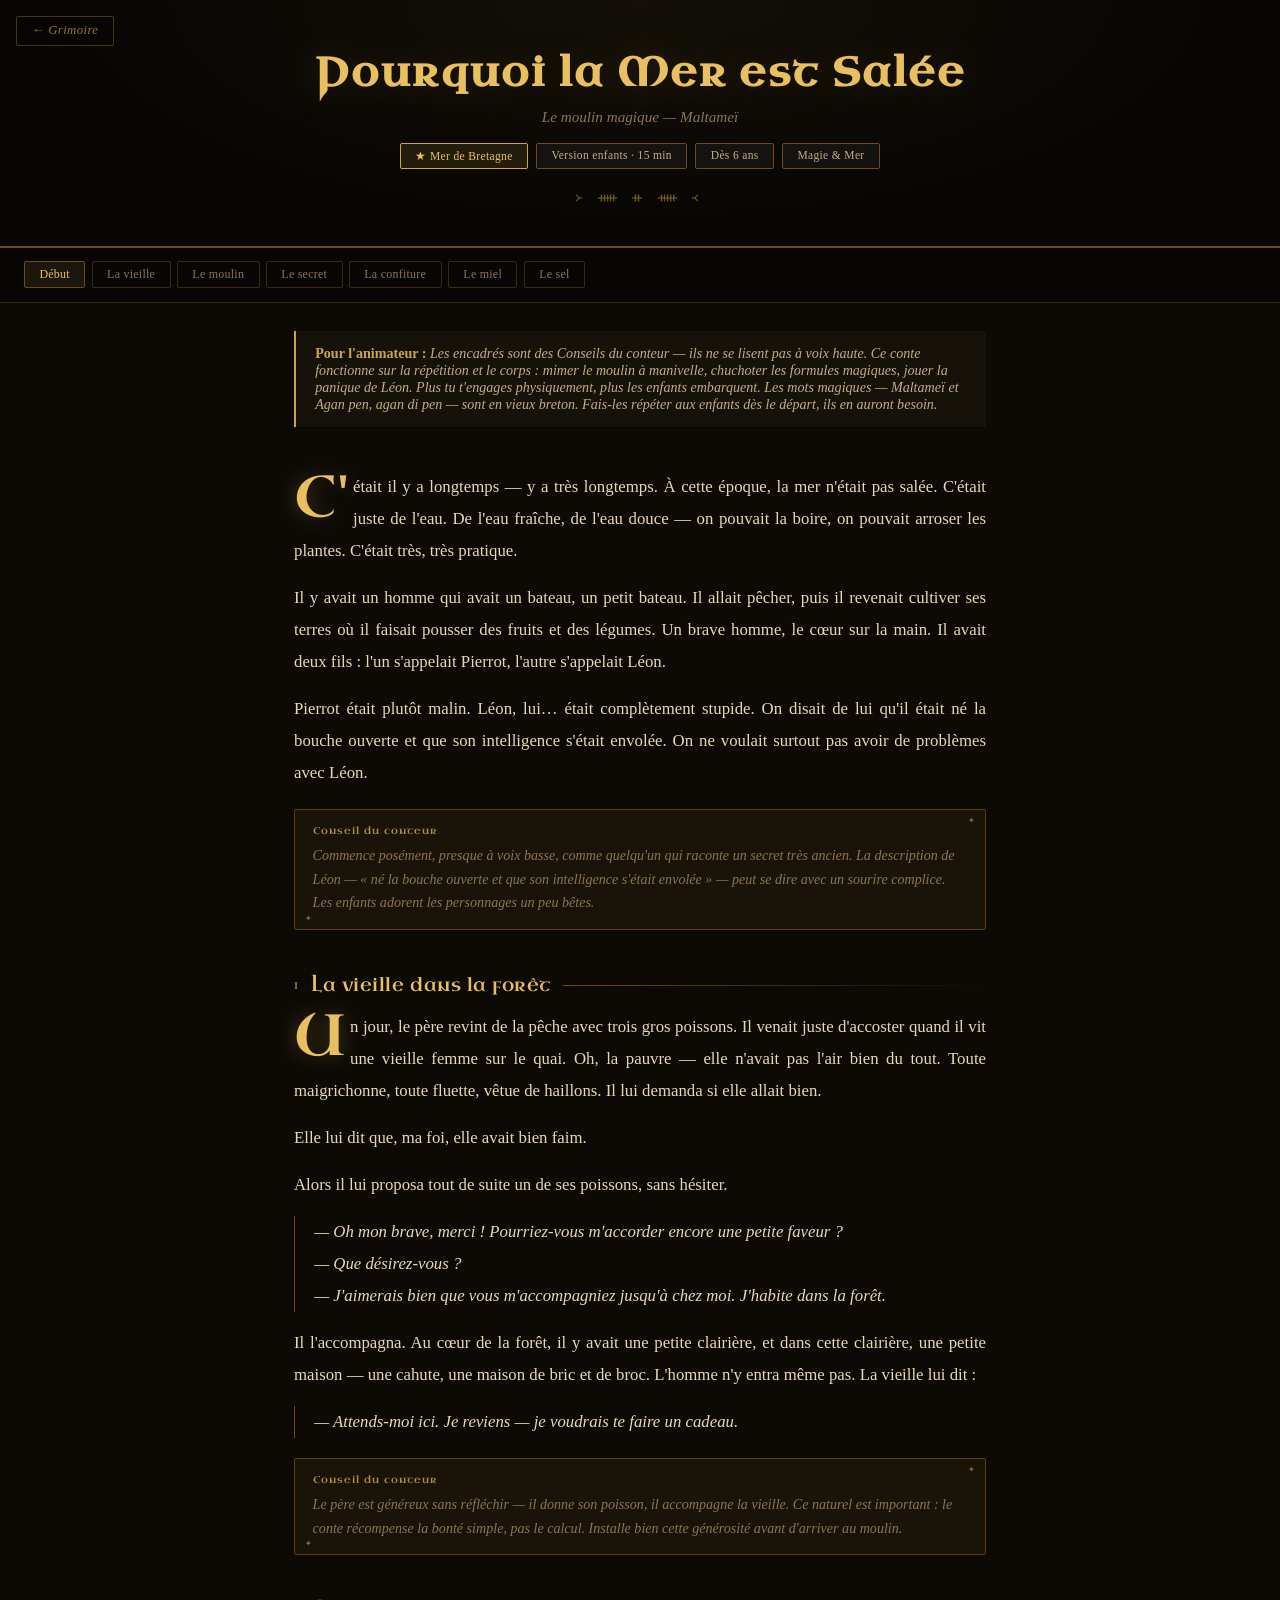
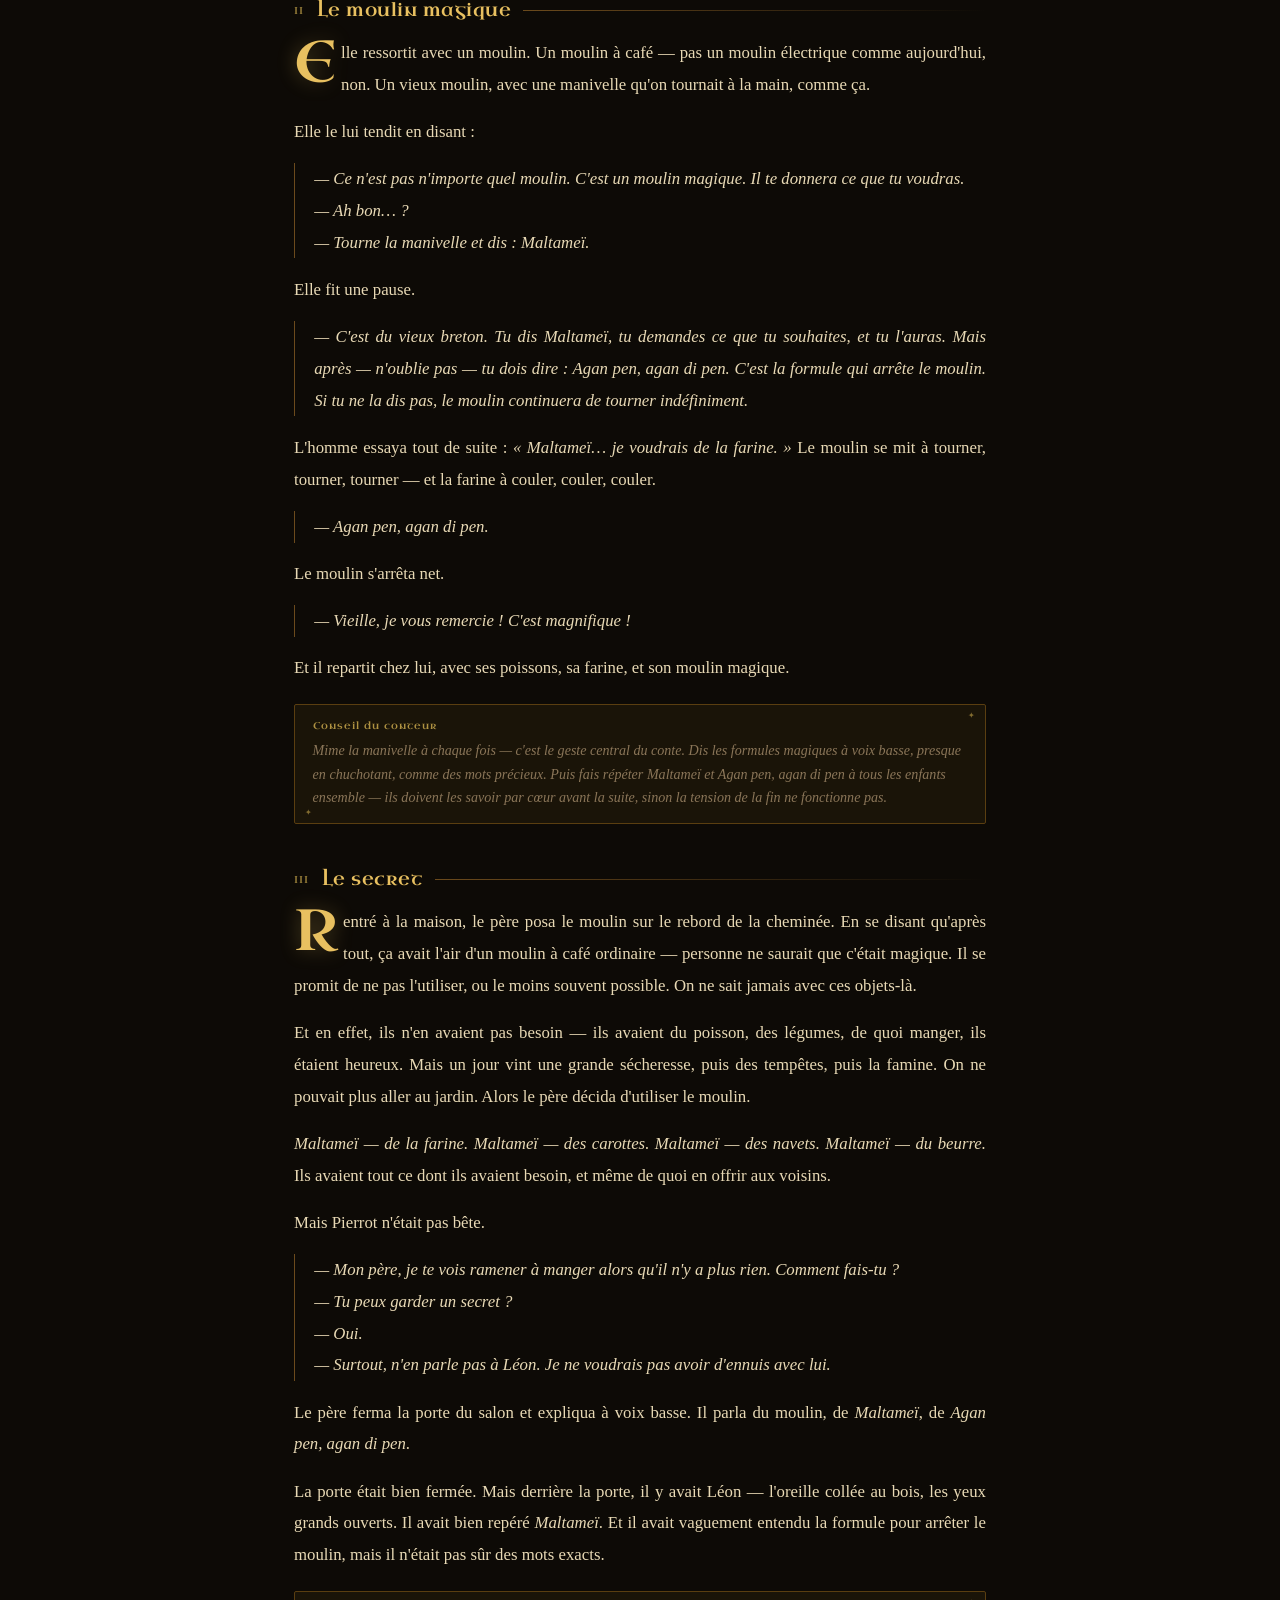
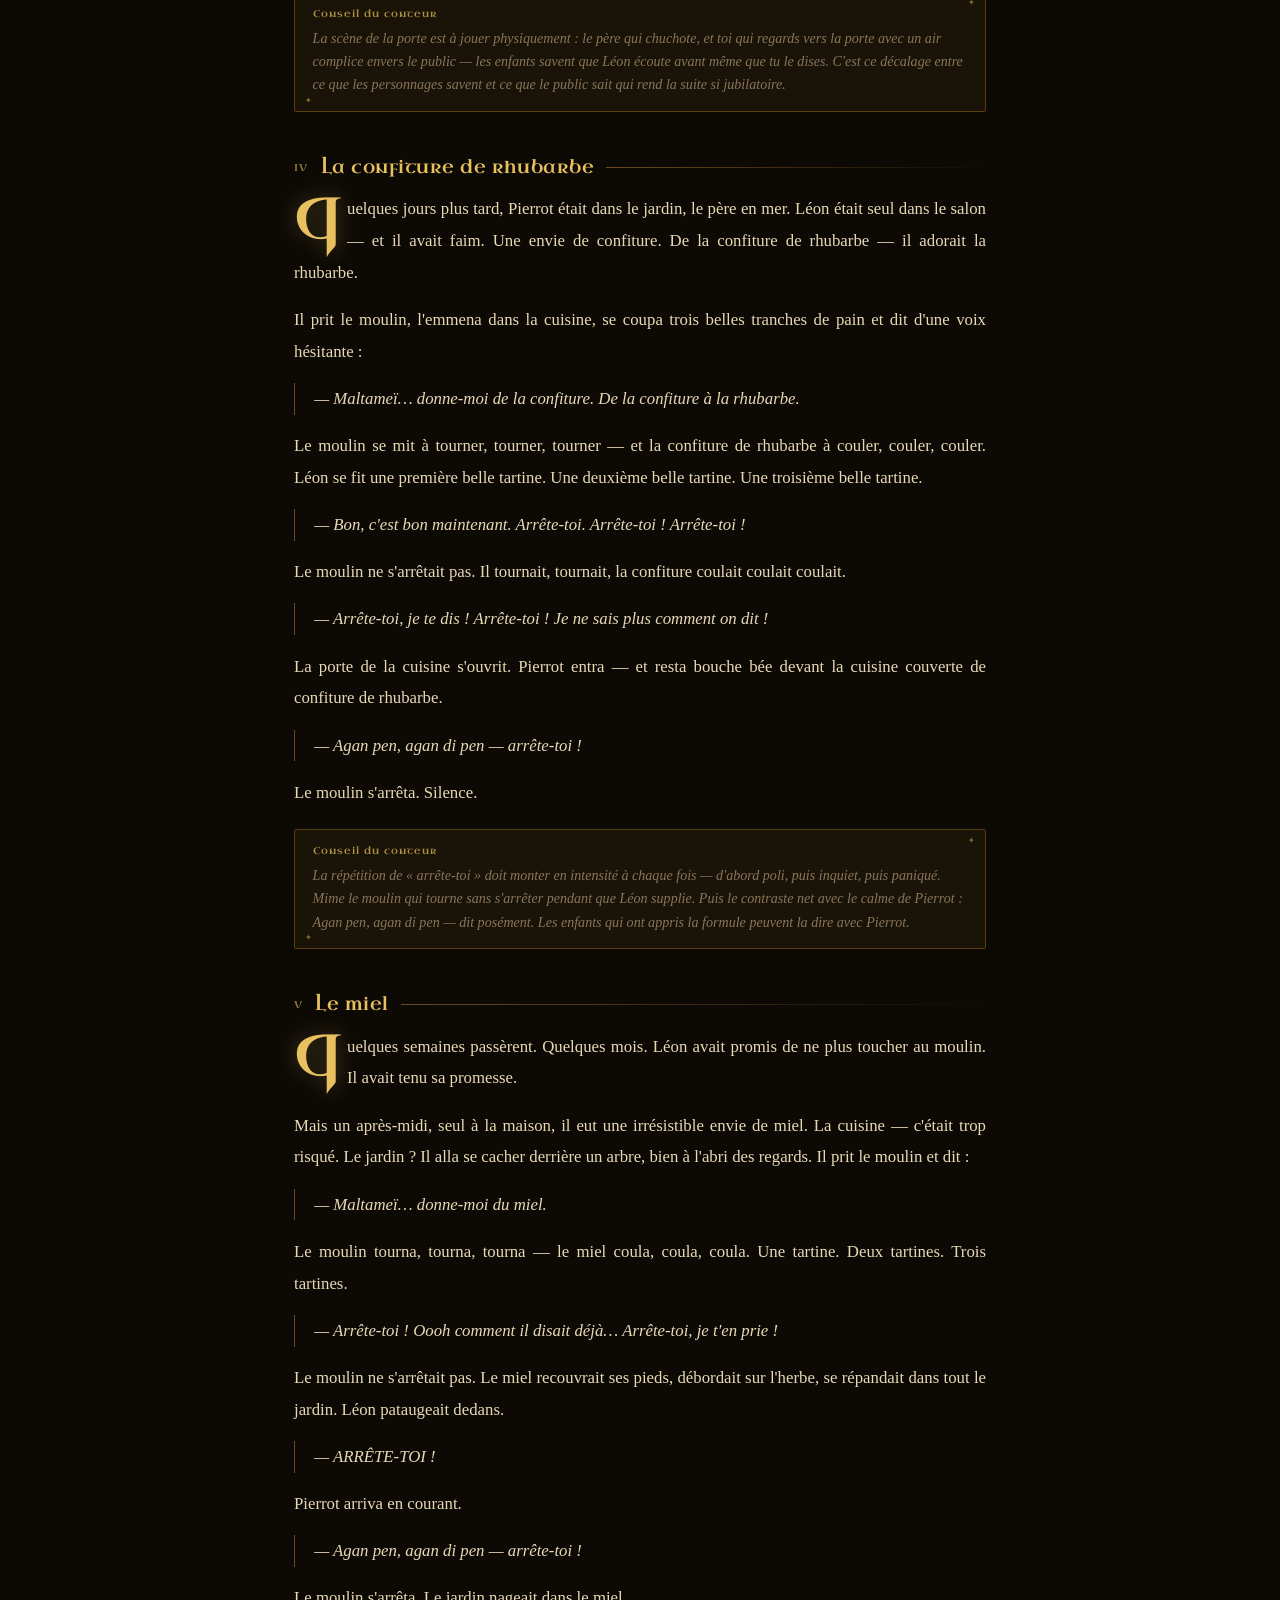
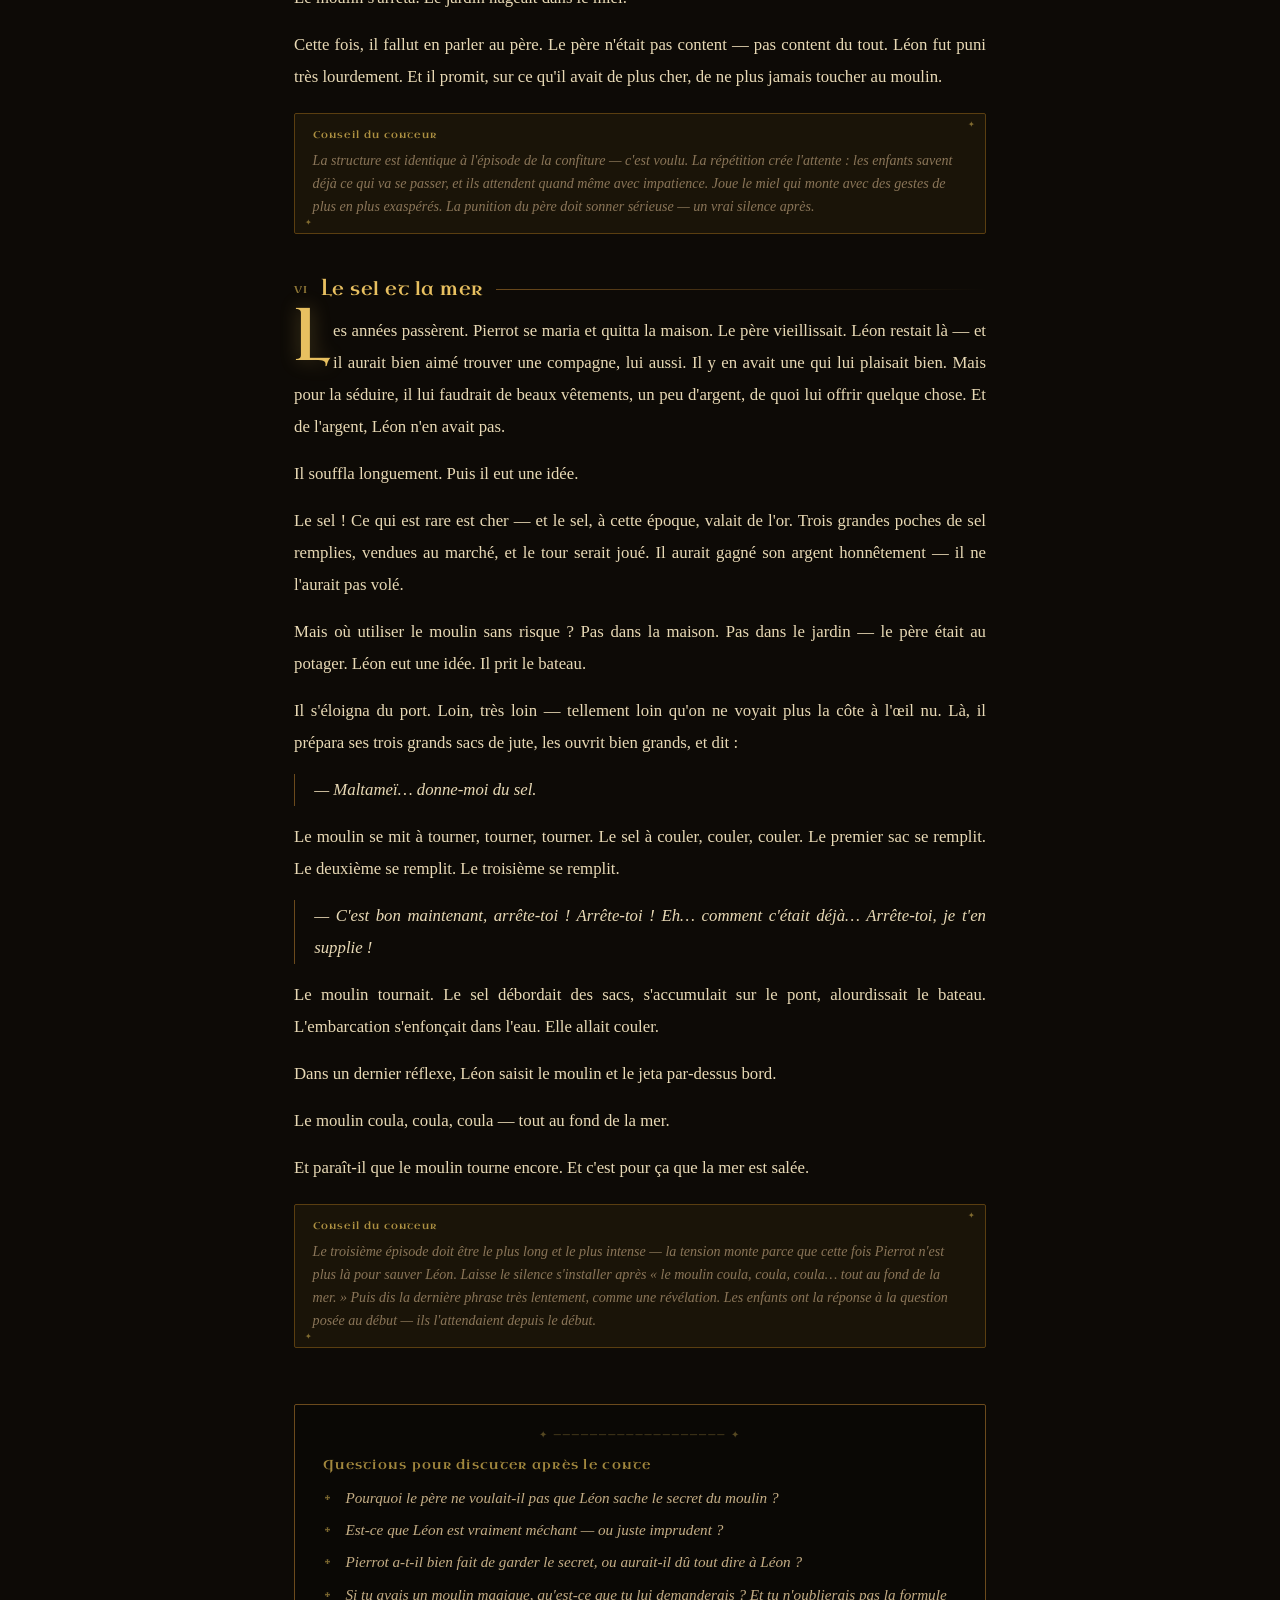
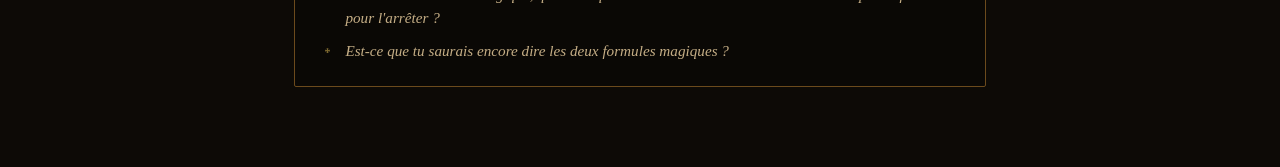
<file: mer_salee.html>
<!DOCTYPE html>
<html lang="fr">
<head>
<meta charset="UTF-8">
<meta name="viewport" content="width=device-width, initial-scale=1.0">
<title>Pourquoi la Mer est Salée — Contes de Bretagne</title>
<link rel="stylesheet" href="css/conte.css">
</head>
<body>

<a class="btn-retour" href="index.html#livre">← Grimoire</a>
<div class="progress-bar" id="progress"></div>

<div class="hero">
  <div class="hero-inner">
    <h1>Pourquoi la Mer est Salée</h1>
    <p class="hero-sub">Le moulin magique — Maltameï</p>
    <div class="badges">
      <span class="badge local">★ Mer de Bretagne</span>
      <span class="badge">Version enfants · 15 min</span>
      <span class="badge">Dès 6 ans</span>
      <span class="badge">Magie &amp; Mer</span>
    </div>
  </div>
</div>

<nav class="nav-chapitres" id="nav">
  <button class="nav-btn active" onclick="scrollTo(0,0)">Début</button>
  <button class="nav-btn" onclick="scrollToId('ch1')">La vieille</button>
  <button class="nav-btn" onclick="scrollToId('ch2')">Le moulin</button>
  <button class="nav-btn" onclick="scrollToId('ch3')">Le secret</button>
  <button class="nav-btn" onclick="scrollToId('ch4')">La confiture</button>
  <button class="nav-btn" onclick="scrollToId('ch5')">Le miel</button>
  <button class="nav-btn" onclick="scrollToId('ch6')">Le sel</button>
</nav>

<div class="main">

  <div class="info-anim">
    <strong>Pour l'animateur :</strong> Les encadrés sont des <em>Conseils du conteur</em> — ils ne se lisent pas à voix haute. Ce conte fonctionne sur la répétition et le corps : mimer le moulin à manivelle, chuchoter les formules magiques, jouer la panique de Léon. Plus tu t'engages physiquement, plus les enfants embarquent. Les mots magiques — <em>Maltameï</em> et <em>Agan pen, agan di pen</em> — sont en vieux breton. Fais-les répéter aux enfants dès le départ, ils en auront besoin.
  </div>

  <!-- ── Intro ── -->
  <div class="chapitre" id="ch0">
    <div class="texte">
      <p>C'était il y a longtemps — y a très longtemps. À cette époque, la mer n'était pas salée. C'était juste de l'eau. De l'eau fraîche, de l'eau douce — on pouvait la boire, on pouvait arroser les plantes. C'était très, très pratique.</p>
      <p>Il y avait un homme qui avait un bateau, un petit bateau. Il allait pêcher, puis il revenait cultiver ses terres où il faisait pousser des fruits et des légumes. Un brave homme, le cœur sur la main. Il avait deux fils : l'un s'appelait Pierrot, l'autre s'appelait Léon.</p>
      <p>Pierrot était plutôt malin. Léon, lui… était complètement stupide. On disait de lui qu'il était né la bouche ouverte et que son intelligence s'était envolée. On ne voulait surtout pas avoir de problèmes avec Léon.</p>
    </div>
    <div class="conseil-conteur">
      <div class="conseil-label">Conseil du conteur</div>
      <p class="conseil-texte">Commence posément, presque à voix basse, comme quelqu'un qui raconte un secret très ancien. La description de Léon — « né la bouche ouverte et que son intelligence s'était envolée » — peut se dire avec un sourire complice. Les enfants adorent les personnages un peu bêtes.</p>
    </div>
  </div>

  <!-- ── Ch 1 ── -->
  <div class="chapitre" id="ch1">
    <div class="chapitre-header">
      <span class="chapitre-num">I</span>
      <span class="chapitre-titre">La vieille dans la forêt</span>
      <span class="chapitre-ligne"></span>
    </div>
    <div class="texte">
      <p>Un jour, le père revint de la pêche avec trois gros poissons. Il venait juste d'accoster quand il vit une vieille femme sur le quai. Oh, la pauvre — elle n'avait pas l'air bien du tout. Toute maigrichonne, toute fluette, vêtue de haillons. Il lui demanda si elle allait bien.</p>
      <p>Elle lui dit que, ma foi, elle avait bien faim.</p>
      <p>Alors il lui proposa tout de suite un de ses poissons, sans hésiter.</p>
      <p class="dialogue">— Oh mon brave, merci ! Pourriez-vous m'accorder encore une petite faveur ?<br>— Que désirez-vous ?<br>— J'aimerais bien que vous m'accompagniez jusqu'à chez moi. J'habite dans la forêt.</p>
      <p>Il l'accompagna. Au cœur de la forêt, il y avait une petite clairière, et dans cette clairière, une petite maison — une cahute, une maison de bric et de broc. L'homme n'y entra même pas. La vieille lui dit :</p>
      <p class="dialogue">— Attends-moi ici. Je reviens — je voudrais te faire un cadeau.</p>
    </div>
    <div class="conseil-conteur">
      <div class="conseil-label">Conseil du conteur</div>
      <p class="conseil-texte">Le père est généreux sans réfléchir — il donne son poisson, il accompagne la vieille. Ce naturel est important : le conte récompense la bonté simple, pas le calcul. Installe bien cette générosité avant d'arriver au moulin.</p>
    </div>
  </div>

  <!-- ── Ch 2 ── -->
  <div class="chapitre" id="ch2">
    <div class="chapitre-header">
      <span class="chapitre-num">II</span>
      <span class="chapitre-titre">Le moulin magique</span>
      <span class="chapitre-ligne"></span>
    </div>
    <div class="texte">
      <p>Elle ressortit avec un moulin. Un moulin à café — pas un moulin électrique comme aujourd'hui, non. Un vieux moulin, avec une manivelle qu'on tournait à la main, comme ça.</p>
      <p>Elle le lui tendit en disant :</p>
      <p class="dialogue">— Ce n'est pas n'importe quel moulin. C'est un moulin magique. Il te donnera ce que tu voudras.<br>— Ah bon… ?<br>— Tourne la manivelle et dis : <em>Maltameï.</em></p>
      <p>Elle fit une pause.</p>
      <p class="dialogue">— C'est du vieux breton. Tu dis <em>Maltameï</em>, tu demandes ce que tu souhaites, et tu l'auras. Mais après — n'oublie pas — tu dois dire : <em>Agan pen, agan di pen.</em> C'est la formule qui arrête le moulin. Si tu ne la dis pas, le moulin continuera de tourner indéfiniment.</p>
      <p>L'homme essaya tout de suite : <em>« Maltameï… je voudrais de la farine. »</em> Le moulin se mit à tourner, tourner, tourner — et la farine à couler, couler, couler.</p>
      <p class="dialogue">— <em>Agan pen, agan di pen.</em></p>
      <p>Le moulin s'arrêta net.</p>
      <p class="dialogue">— Vieille, je vous remercie ! C'est magnifique !</p>
      <p>Et il repartit chez lui, avec ses poissons, sa farine, et son moulin magique.</p>
    </div>
    <div class="conseil-conteur">
      <div class="conseil-label">Conseil du conteur</div>
      <p class="conseil-texte">Mime la manivelle à chaque fois — c'est le geste central du conte. Dis les formules magiques à voix basse, presque en chuchotant, comme des mots précieux. Puis fais répéter <em>Maltameï</em> et <em>Agan pen, agan di pen</em> à tous les enfants ensemble — ils doivent les savoir par cœur avant la suite, sinon la tension de la fin ne fonctionne pas.</p>
    </div>
  </div>

  <!-- ── Ch 3 ── -->
  <div class="chapitre" id="ch3">
    <div class="chapitre-header">
      <span class="chapitre-num">III</span>
      <span class="chapitre-titre">Le secret</span>
      <span class="chapitre-ligne"></span>
    </div>
    <div class="texte">
      <p>Rentré à la maison, le père posa le moulin sur le rebord de la cheminée. En se disant qu'après tout, ça avait l'air d'un moulin à café ordinaire — personne ne saurait que c'était magique. Il se promit de ne pas l'utiliser, ou le moins souvent possible. On ne sait jamais avec ces objets-là.</p>
      <p>Et en effet, ils n'en avaient pas besoin — ils avaient du poisson, des légumes, de quoi manger, ils étaient heureux. Mais un jour vint une grande sécheresse, puis des tempêtes, puis la famine. On ne pouvait plus aller au jardin. Alors le père décida d'utiliser le moulin.</p>
      <p><em>Maltameï — de la farine. Maltameï — des carottes. Maltameï — des navets. Maltameï — du beurre.</em> Ils avaient tout ce dont ils avaient besoin, et même de quoi en offrir aux voisins.</p>
      <p>Mais Pierrot n'était pas bête.</p>
      <p class="dialogue">— Mon père, je te vois ramener à manger alors qu'il n'y a plus rien. Comment fais-tu ?<br>— Tu peux garder un secret ?<br>— Oui.<br>— Surtout, n'en parle pas à Léon. Je ne voudrais pas avoir d'ennuis avec lui.</p>
      <p>Le père ferma la porte du salon et expliqua à voix basse. Il parla du moulin, de <em>Maltameï</em>, de <em>Agan pen, agan di pen</em>.</p>
      <p>La porte était bien fermée. Mais derrière la porte, il y avait Léon — l'oreille collée au bois, les yeux grands ouverts. Il avait bien repéré <em>Maltameï</em>. Et il avait vaguement entendu la formule pour arrêter le moulin, mais il n'était pas sûr des mots exacts.</p>
    </div>
    <div class="conseil-conteur">
      <div class="conseil-label">Conseil du conteur</div>
      <p class="conseil-texte">La scène de la porte est à jouer physiquement : le père qui chuchote, et toi qui regards vers la porte avec un air complice envers le public — les enfants savent que Léon écoute avant même que tu le dises. C'est ce décalage entre ce que les personnages savent et ce que le public sait qui rend la suite si jubilatoire.</p>
    </div>
  </div>

  <!-- ── Ch 4 ── -->
  <div class="chapitre" id="ch4">
    <div class="chapitre-header">
      <span class="chapitre-num">IV</span>
      <span class="chapitre-titre">La confiture de rhubarbe</span>
      <span class="chapitre-ligne"></span>
    </div>
    <div class="texte">
      <p>Quelques jours plus tard, Pierrot était dans le jardin, le père en mer. Léon était seul dans le salon — et il avait faim. Une envie de confiture. De la confiture de rhubarbe — il adorait la rhubarbe.</p>
      <p>Il prit le moulin, l'emmena dans la cuisine, se coupa trois belles tranches de pain et dit d'une voix hésitante :</p>
      <p class="dialogue">— <em>Maltameï… donne-moi de la confiture. De la confiture à la rhubarbe.</em></p>
      <p>Le moulin se mit à tourner, tourner, tourner — et la confiture de rhubarbe à couler, couler, couler. Léon se fit une première belle tartine. Une deuxième belle tartine. Une troisième belle tartine.</p>
      <p class="dialogue">— Bon, c'est bon maintenant. Arrête-toi. Arrête-toi ! <em>Arrête-toi !</em></p>
      <p>Le moulin ne s'arrêtait pas. Il tournait, tournait, la confiture coulait coulait coulait.</p>
      <p class="dialogue">— Arrête-toi, je te dis ! Arrête-toi ! Je ne sais plus comment on dit !</p>
      <p>La porte de la cuisine s'ouvrit. Pierrot entra — et resta bouche bée devant la cuisine couverte de confiture de rhubarbe.</p>
      <p class="dialogue">— <em>Agan pen, agan di pen</em> — arrête-toi !</p>
      <p>Le moulin s'arrêta. Silence.</p>
    </div>
    <div class="conseil-conteur">
      <div class="conseil-label">Conseil du conteur</div>
      <p class="conseil-texte">La répétition de « arrête-toi » doit monter en intensité à chaque fois — d'abord poli, puis inquiet, puis paniqué. Mime le moulin qui tourne sans s'arrêter pendant que Léon supplie. Puis le contraste net avec le calme de Pierrot : <em>Agan pen, agan di pen</em> — dit posément. Les enfants qui ont appris la formule peuvent la dire avec Pierrot.</p>
    </div>
  </div>

  <!-- ── Ch 5 ── -->
  <div class="chapitre" id="ch5">
    <div class="chapitre-header">
      <span class="chapitre-num">V</span>
      <span class="chapitre-titre">Le miel</span>
      <span class="chapitre-ligne"></span>
    </div>
    <div class="texte">
      <p>Quelques semaines passèrent. Quelques mois. Léon avait promis de ne plus toucher au moulin. Il avait tenu sa promesse.</p>
      <p>Mais un après-midi, seul à la maison, il eut une irrésistible envie de miel. La cuisine — c'était trop risqué. Le jardin ? Il alla se cacher derrière un arbre, bien à l'abri des regards. Il prit le moulin et dit :</p>
      <p class="dialogue">— <em>Maltameï… donne-moi du miel.</em></p>
      <p>Le moulin tourna, tourna, tourna — le miel coula, coula, coula. Une tartine. Deux tartines. Trois tartines.</p>
      <p class="dialogue">— Arrête-toi ! Oooh comment il disait déjà… Arrête-toi, je t'en prie !</p>
      <p>Le moulin ne s'arrêtait pas. Le miel recouvrait ses pieds, débordait sur l'herbe, se répandait dans tout le jardin. Léon pataugeait dedans.</p>
      <p class="dialogue">— ARRÊTE-TOI !</p>
      <p>Pierrot arriva en courant.</p>
      <p class="dialogue">— <em>Agan pen, agan di pen</em> — arrête-toi !</p>
      <p>Le moulin s'arrêta. Le jardin nageait dans le miel.</p>
      <p>Cette fois, il fallut en parler au père. Le père n'était pas content — pas content du tout. Léon fut puni très lourdement. Et il promit, sur ce qu'il avait de plus cher, de ne plus jamais toucher au moulin.</p>
    </div>
    <div class="conseil-conteur">
      <div class="conseil-label">Conseil du conteur</div>
      <p class="conseil-texte">La structure est identique à l'épisode de la confiture — c'est voulu. La répétition crée l'attente : les enfants savent déjà ce qui va se passer, et ils attendent quand même avec impatience. Joue le miel qui monte avec des gestes de plus en plus exaspérés. La punition du père doit sonner sérieuse — un vrai silence après.</p>
    </div>
  </div>

  <!-- ── Ch 6 ── -->
  <div class="chapitre" id="ch6">
    <div class="chapitre-header">
      <span class="chapitre-num">VI</span>
      <span class="chapitre-titre">Le sel et la mer</span>
      <span class="chapitre-ligne"></span>
    </div>
    <div class="texte">
      <p>Les années passèrent. Pierrot se maria et quitta la maison. Le père vieillissait. Léon restait là — et il aurait bien aimé trouver une compagne, lui aussi. Il y en avait une qui lui plaisait bien. Mais pour la séduire, il lui faudrait de beaux vêtements, un peu d'argent, de quoi lui offrir quelque chose. Et de l'argent, Léon n'en avait pas.</p>
      <p>Il souffla longuement. Puis il eut une idée.</p>
      <p>Le sel ! Ce qui est rare est cher — et le sel, à cette époque, valait de l'or. Trois grandes poches de sel remplies, vendues au marché, et le tour serait joué. Il aurait gagné son argent honnêtement — il ne l'aurait pas volé.</p>
      <p>Mais où utiliser le moulin sans risque ? Pas dans la maison. Pas dans le jardin — le père était au potager. Léon eut une idée. Il prit le bateau.</p>
      <p>Il s'éloigna du port. Loin, très loin — tellement loin qu'on ne voyait plus la côte à l'œil nu. Là, il prépara ses trois grands sacs de jute, les ouvrit bien grands, et dit :</p>
      <p class="dialogue">— <em>Maltameï… donne-moi du sel.</em></p>
      <p>Le moulin se mit à tourner, tourner, tourner. Le sel à couler, couler, couler. Le premier sac se remplit. Le deuxième se remplit. Le troisième se remplit.</p>
      <p class="dialogue">— C'est bon maintenant, arrête-toi ! Arrête-toi ! Eh… comment c'était déjà… Arrête-toi, je t'en supplie !</p>
      <p>Le moulin tournait. Le sel débordait des sacs, s'accumulait sur le pont, alourdissait le bateau. L'embarcation s'enfonçait dans l'eau. Elle allait couler.</p>
      <p>Dans un dernier réflexe, Léon saisit le moulin et le jeta par-dessus bord.</p>
      <p>Le moulin coula, coula, coula — tout au fond de la mer.</p>
      <p>Et paraît-il que le moulin tourne encore. Et c'est pour ça que la mer est salée.</p>
    </div>
    <div class="conseil-conteur">
      <div class="conseil-label">Conseil du conteur</div>
      <p class="conseil-texte">Le troisième épisode doit être le plus long et le plus intense — la tension monte parce que cette fois Pierrot n'est plus là pour sauver Léon. Laisse le silence s'installer après « le moulin coula, coula, coula… tout au fond de la mer. » Puis dis la dernière phrase très lentement, comme une révélation. Les enfants ont la réponse à la question posée au début — ils l'attendaient depuis le début.</p>
    </div>
  </div>

  <!-- ── Questions ── -->
  <div class="fin-bloc">
    <div class="fin-titre">Questions pour discuter après le conte</div>
    <ul class="fin-questions">
      <li>Pourquoi le père ne voulait-il pas que Léon sache le secret du moulin ?</li>
      <li>Est-ce que Léon est vraiment méchant — ou juste imprudent ?</li>
      <li>Pierrot a-t-il bien fait de garder le secret, ou aurait-il dû tout dire à Léon ?</li>
      <li>Si tu avais un moulin magique, qu'est-ce que tu lui demanderais ? Et tu n'oublierais pas la formule pour l'arrêter ?</li>
      <li>Est-ce que tu saurais encore dire les deux formules magiques ?</li>
    </ul>
  </div>

</div>

<script>
  window.addEventListener('scroll', () => {
    const el = document.documentElement;
    const pct = el.scrollTop / (el.scrollHeight - el.clientHeight) * 100;
    document.getElementById('progress').style.width = pct + '%';
  });

  const obs = new IntersectionObserver(entries => {
    entries.forEach(e => { if (e.isIntersecting) e.target.classList.add('visible'); });
  }, { threshold: 0.1 });
  document.querySelectorAll('.chapitre').forEach(el => obs.observe(el));

  function scrollToId(id) {
    document.getElementById(id)?.scrollIntoView({ behavior: 'smooth', block: 'start' });
  }

  const chapitres = document.querySelectorAll('.chapitre');
  const navBtns   = document.querySelectorAll('.nav-btn');

  window.addEventListener('scroll', () => {
    let current = 0;
    chapitres.forEach((ch, i) => {
      if (ch.getBoundingClientRect().top < window.innerHeight / 2) current = i;
    });
    navBtns.forEach((b, i) => b.classList.toggle('active', i === current));
  });
</script>
</body>
</html>
</file>
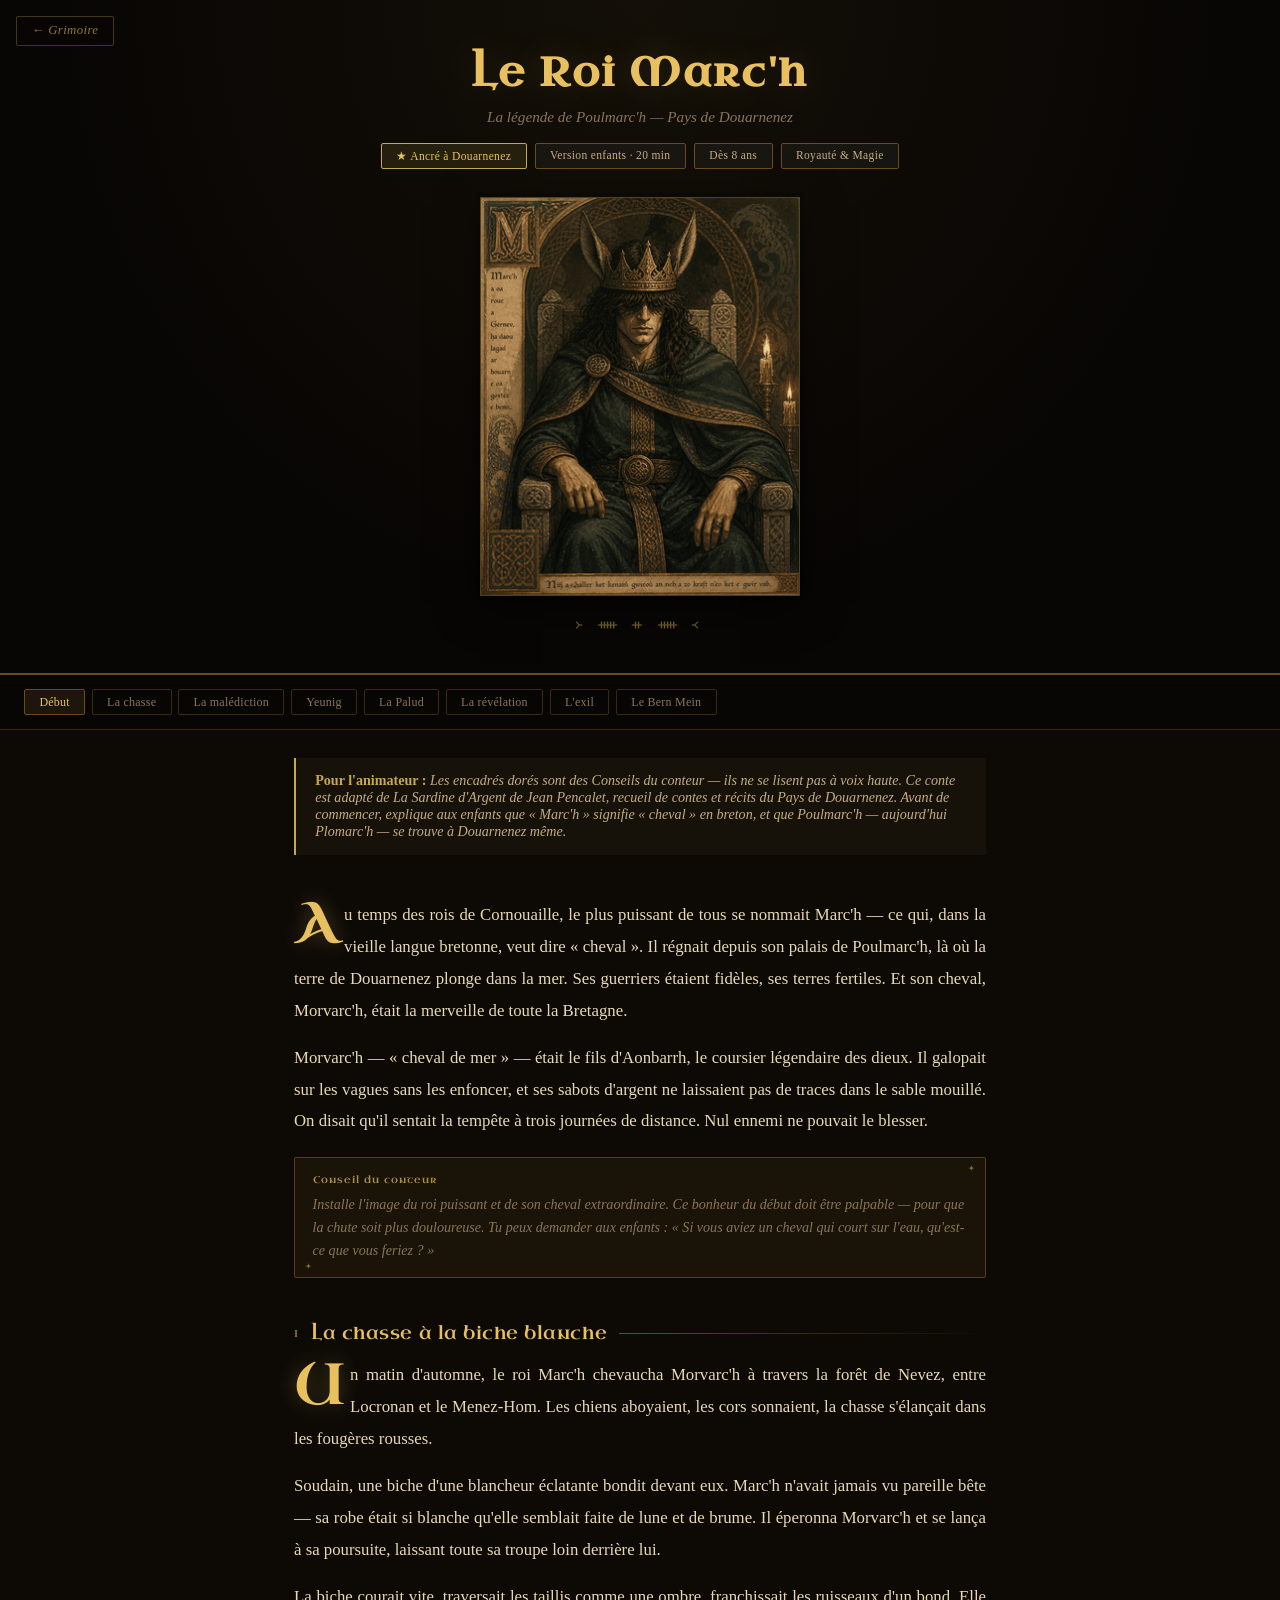
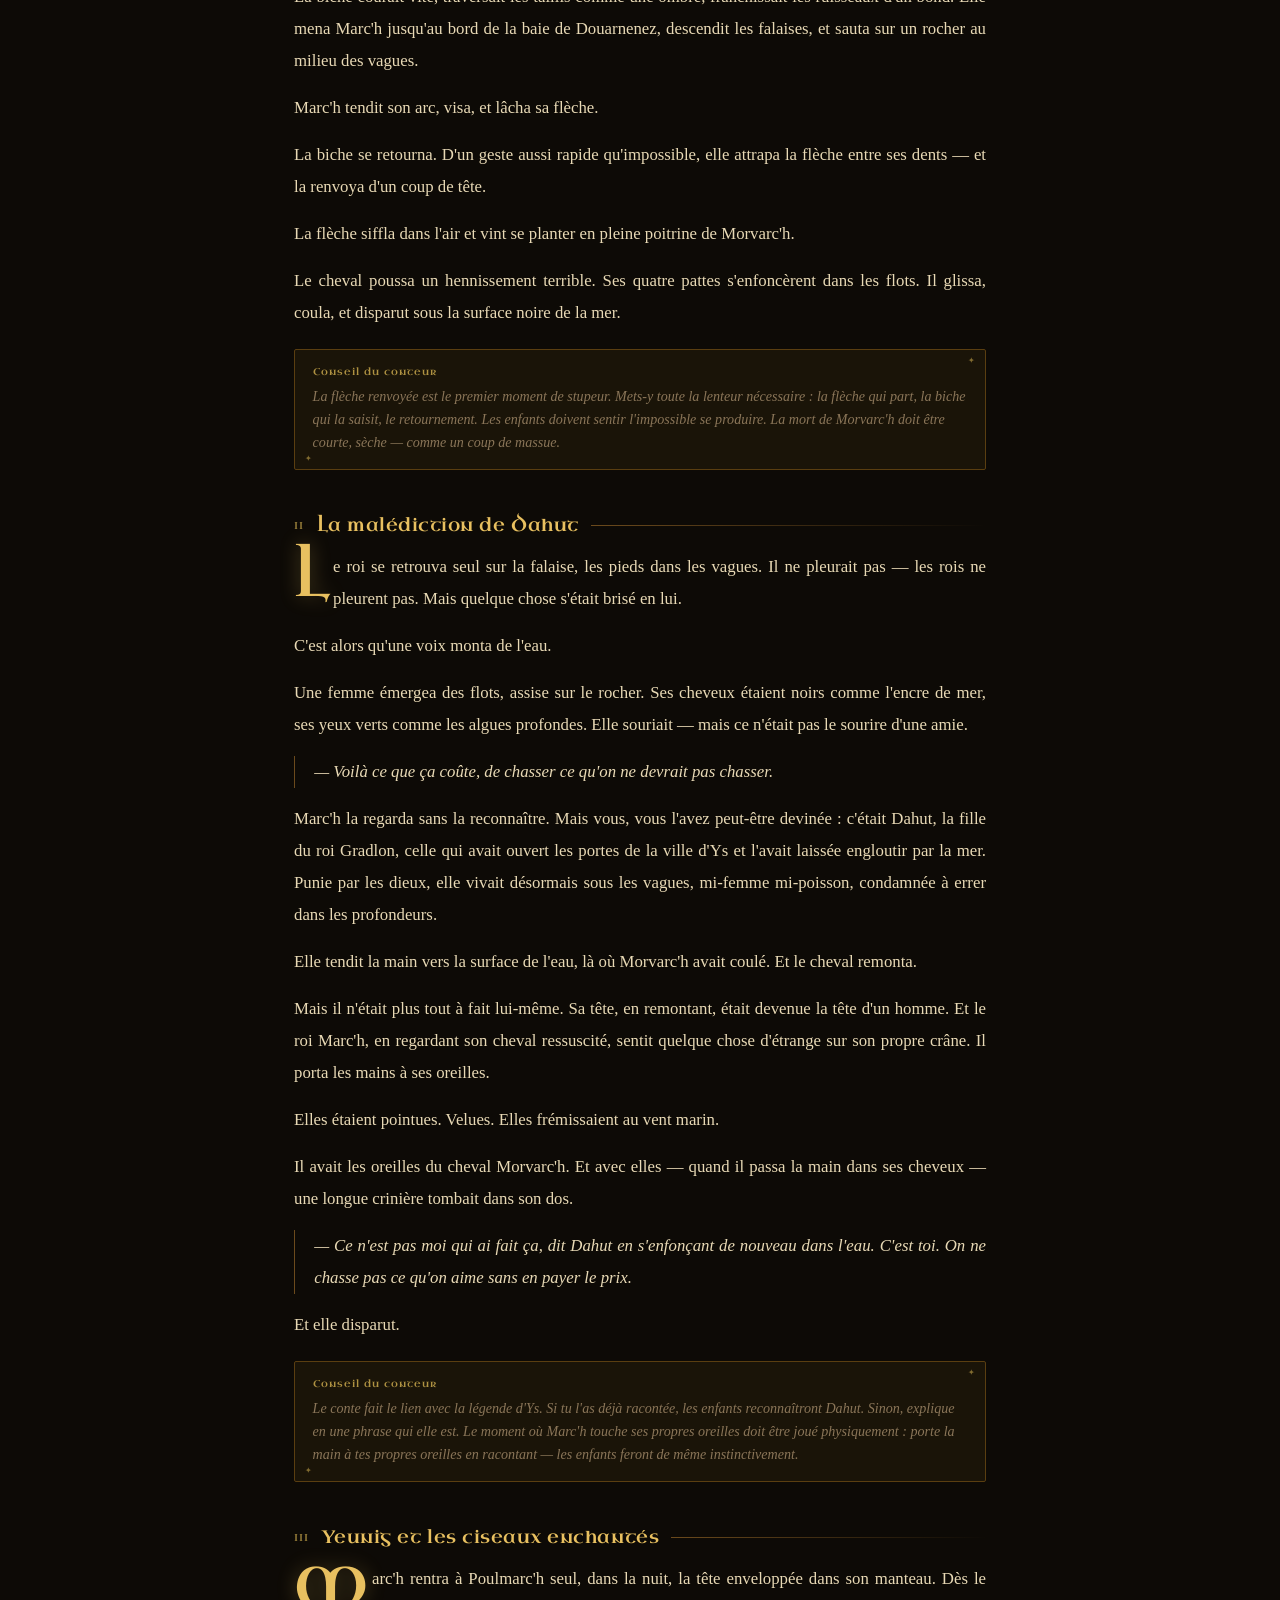
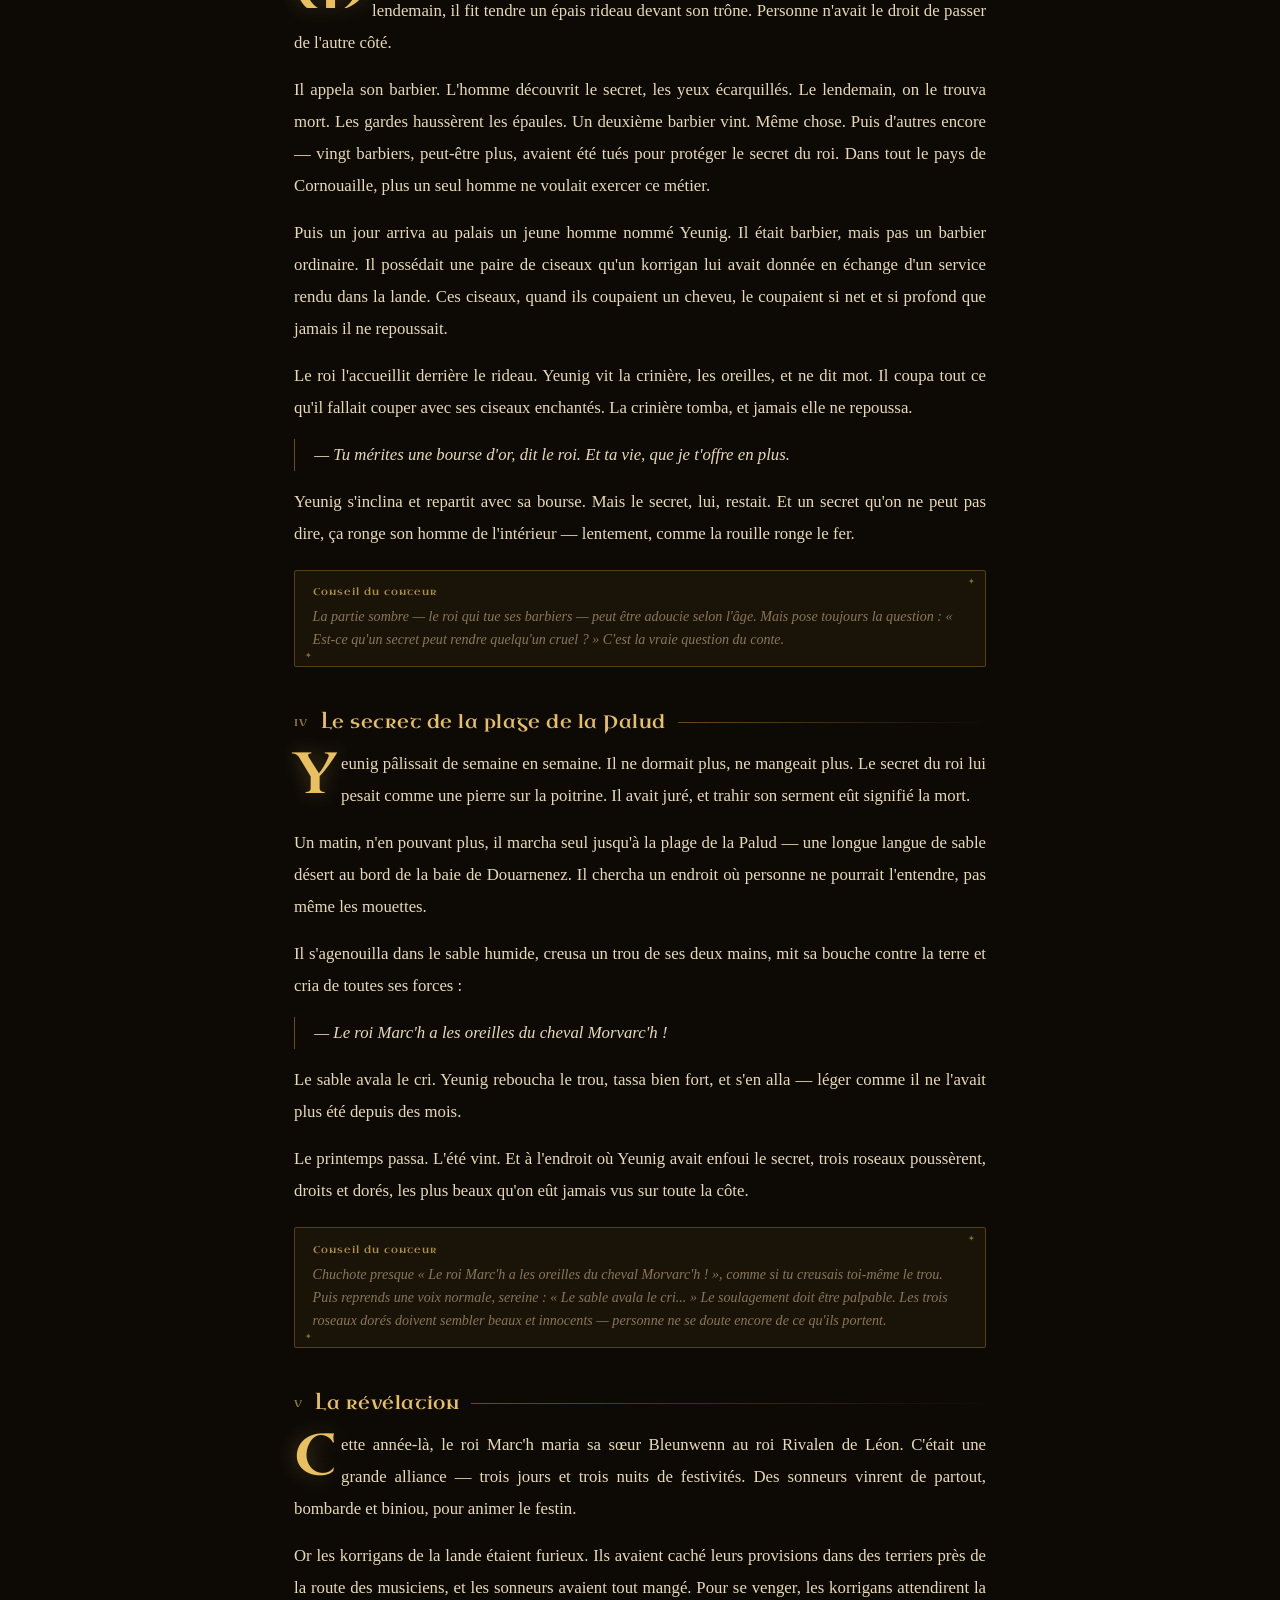
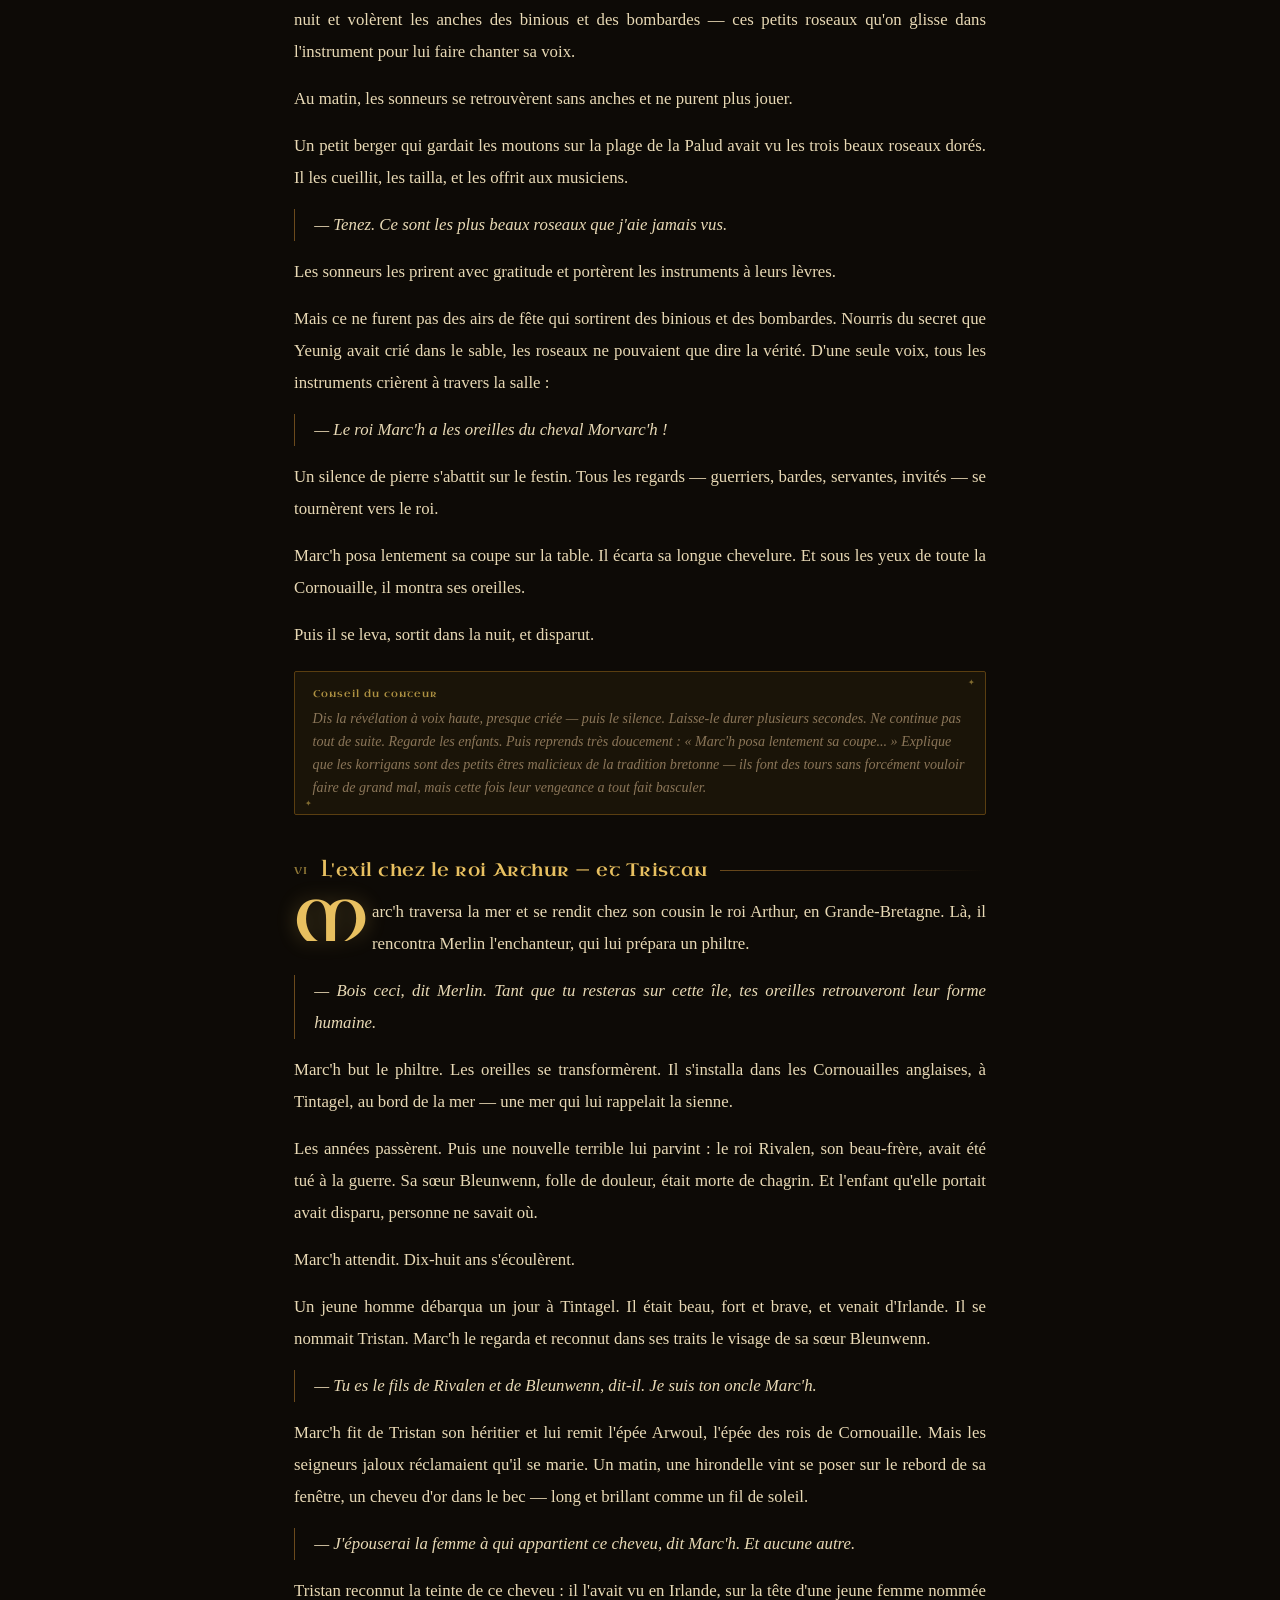
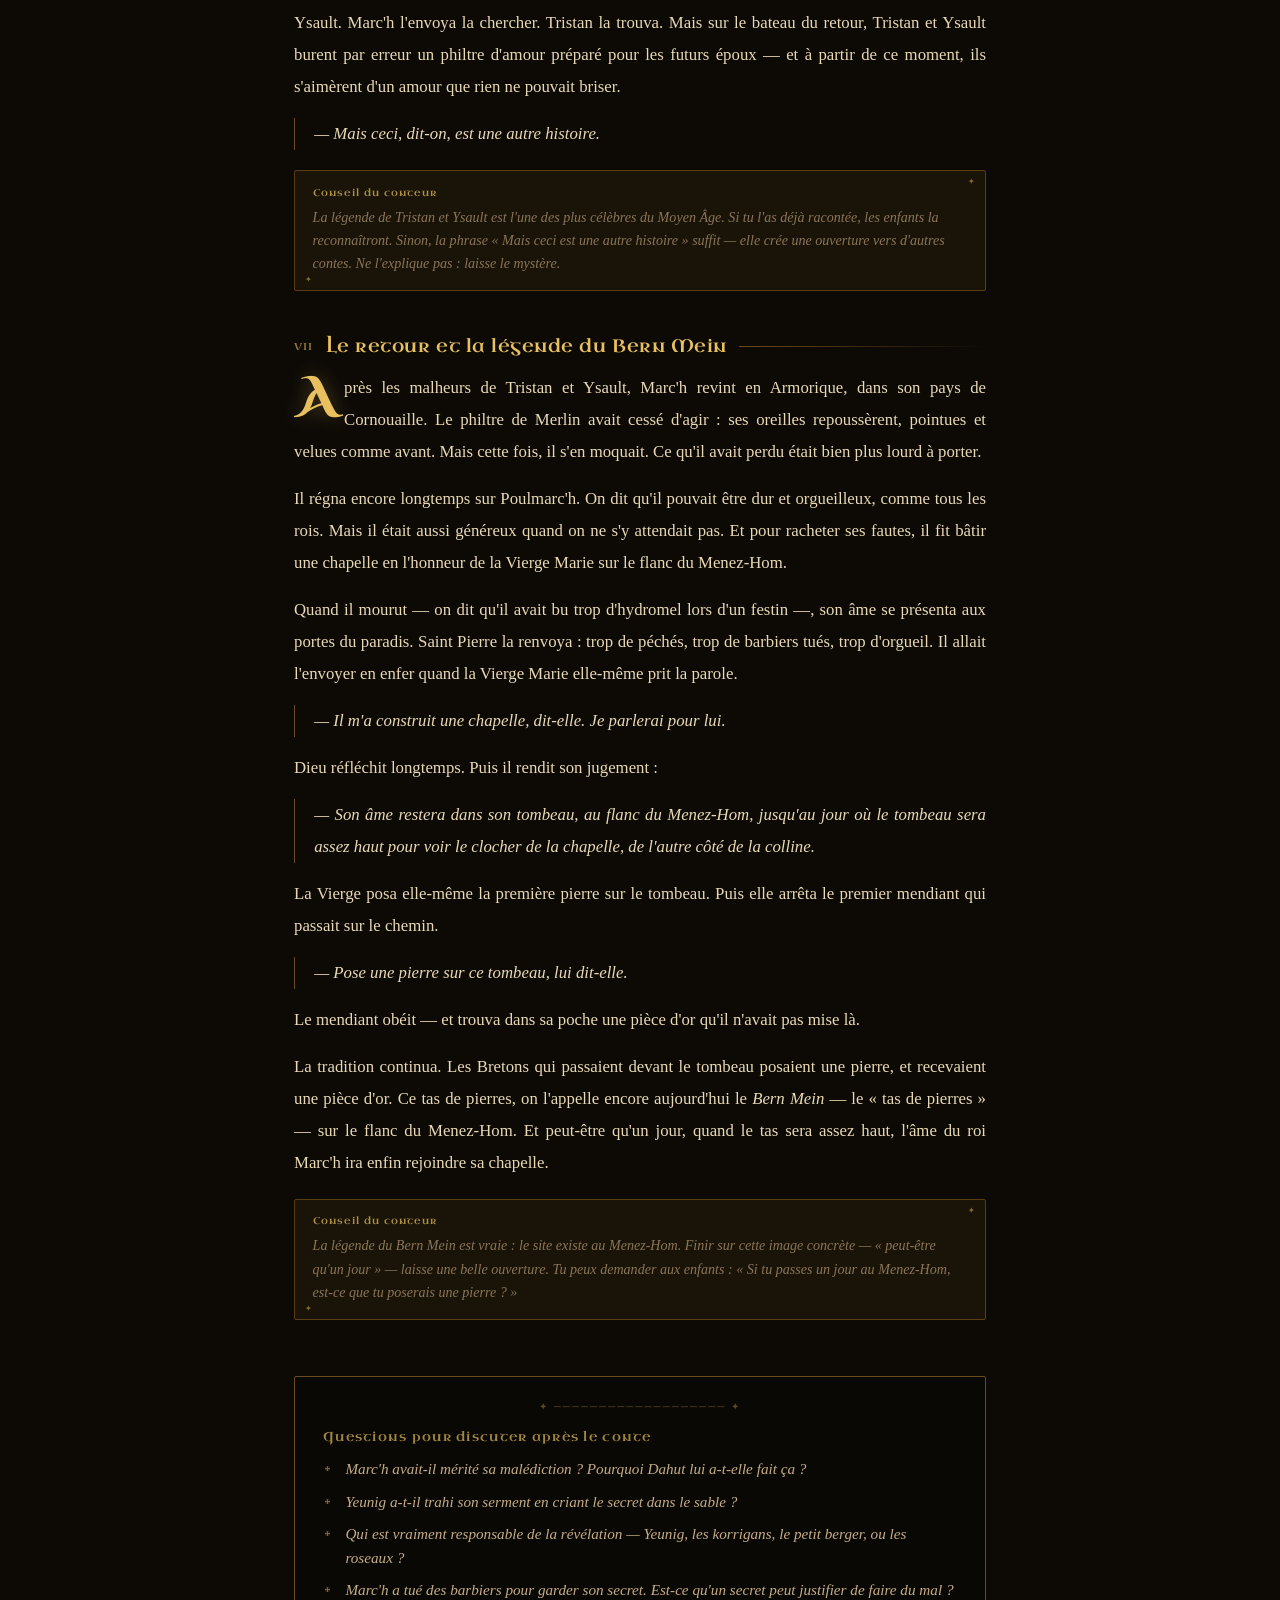
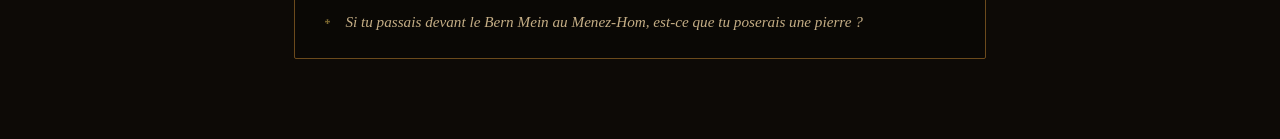
<file: roi_march.html>
<!DOCTYPE html>
<html lang="fr">
<head>
<meta charset="UTF-8">
<meta name="viewport" content="width=device-width, initial-scale=1.0">
<title>Le Roi Marc'h — Contes de Bretagne</title>
<link rel="stylesheet" href="css/conte.css">
</head>
<body>

<a class="btn-retour" href="index.html#livre">← Grimoire</a>
<div class="progress-bar" id="progress"></div>

<div class="hero">
  <div class="hero-inner">
    <h1>Le Roi Marc'h</h1>
    <p class="hero-sub">La légende de Poulmarc'h — Pays de Douarnenez</p>
    <div class="badges">
      <span class="badge local">★ Ancré à Douarnenez</span>
      <span class="badge">Version enfants · 20 min</span>
      <span class="badge">Dès 8 ans</span>
      <span class="badge">Royauté &amp; Magie</span>
    </div>
  </div>
  <img class="hero-illus" src="images/march.jpg" alt="Marc'h, le roi aux oreilles de cheval">
</div>

<nav class="nav-chapitres" id="nav">
  <button class="nav-btn active" onclick="scrollTo(0,0)">Début</button>
  <button class="nav-btn" onclick="scrollToId('ch1')">La chasse</button>
  <button class="nav-btn" onclick="scrollToId('ch2')">La malédiction</button>
  <button class="nav-btn" onclick="scrollToId('ch3')">Yeunig</button>
  <button class="nav-btn" onclick="scrollToId('ch4')">La Palud</button>
  <button class="nav-btn" onclick="scrollToId('ch5')">La révélation</button>
  <button class="nav-btn" onclick="scrollToId('ch6')">L'exil</button>
  <button class="nav-btn" onclick="scrollToId('ch7')">Le Bern Mein</button>
</nav>

<div class="main">

  <div class="info-anim">
    <strong>Pour l'animateur :</strong> Les encadrés dorés sont des <em>Conseils du conteur</em> — ils ne se lisent pas à voix haute. Ce conte est adapté de <em>La Sardine d'Argent</em> de Jean Pencalet, recueil de contes et récits du Pays de Douarnenez. Avant de commencer, explique aux enfants que « Marc'h » signifie « cheval » en breton, et que Poulmarc'h — aujourd'hui Plomarc'h — se trouve à Douarnenez même.
  </div>

  <!-- ── Intro ── -->
  <div class="chapitre" id="ch0">
    <div class="texte">
      <p>Au temps des rois de Cornouaille, le plus puissant de tous se nommait Marc'h — ce qui, dans la vieille langue bretonne, veut dire « cheval ». Il régnait depuis son palais de Poulmarc'h, là où la terre de Douarnenez plonge dans la mer. Ses guerriers étaient fidèles, ses terres fertiles. Et son cheval, Morvarc'h, était la merveille de toute la Bretagne.</p>
      <p>Morvarc'h — « cheval de mer » — était le fils d'Aonbarrh, le coursier légendaire des dieux. Il galopait sur les vagues sans les enfoncer, et ses sabots d'argent ne laissaient pas de traces dans le sable mouillé. On disait qu'il sentait la tempête à trois journées de distance. Nul ennemi ne pouvait le blesser.</p>
    </div>
    <div class="conseil-conteur">
      <div class="conseil-label">Conseil du conteur</div>
      <p class="conseil-texte">Installe l'image du roi puissant et de son cheval extraordinaire. Ce bonheur du début doit être palpable — pour que la chute soit plus douloureuse. Tu peux demander aux enfants : « Si vous aviez un cheval qui court sur l'eau, qu'est-ce que vous feriez ? »</p>
    </div>
  </div>

  <!-- ── Ch 1 ── -->
  <div class="chapitre" id="ch1">
    <div class="chapitre-header">
      <span class="chapitre-num">I</span>
      <span class="chapitre-titre">La chasse à la biche blanche</span>
      <span class="chapitre-ligne"></span>
    </div>
    <div class="texte">
      <p>Un matin d'automne, le roi Marc'h chevaucha Morvarc'h à travers la forêt de Nevez, entre Locronan et le Menez-Hom. Les chiens aboyaient, les cors sonnaient, la chasse s'élançait dans les fougères rousses.</p>
      <p>Soudain, une biche d'une blancheur éclatante bondit devant eux. Marc'h n'avait jamais vu pareille bête — sa robe était si blanche qu'elle semblait faite de lune et de brume. Il éperonna Morvarc'h et se lança à sa poursuite, laissant toute sa troupe loin derrière lui.</p>
      <p>La biche courait vite, traversait les taillis comme une ombre, franchissait les ruisseaux d'un bond. Elle mena Marc'h jusqu'au bord de la baie de Douarnenez, descendit les falaises, et sauta sur un rocher au milieu des vagues.</p>
      <p>Marc'h tendit son arc, visa, et lâcha sa flèche.</p>
      <p>La biche se retourna. D'un geste aussi rapide qu'impossible, elle attrapa la flèche entre ses dents — et la renvoya d'un coup de tête.</p>
      <p>La flèche siffla dans l'air et vint se planter en pleine poitrine de Morvarc'h.</p>
      <p>Le cheval poussa un hennissement terrible. Ses quatre pattes s'enfoncèrent dans les flots. Il glissa, coula, et disparut sous la surface noire de la mer.</p>
    </div>
    <div class="conseil-conteur">
      <div class="conseil-label">Conseil du conteur</div>
      <p class="conseil-texte">La flèche renvoyée est le premier moment de stupeur. Mets-y toute la lenteur nécessaire : la flèche qui part, la biche qui la saisit, le retournement. Les enfants doivent sentir l'impossible se produire. La mort de Morvarc'h doit être courte, sèche — comme un coup de massue.</p>
    </div>
  </div>

  <!-- ── Ch 2 ── -->
  <div class="chapitre" id="ch2">
    <div class="chapitre-header">
      <span class="chapitre-num">II</span>
      <span class="chapitre-titre">La malédiction de Dahut</span>
      <span class="chapitre-ligne"></span>
    </div>
    <div class="texte">
      <p>Le roi se retrouva seul sur la falaise, les pieds dans les vagues. Il ne pleurait pas — les rois ne pleurent pas. Mais quelque chose s'était brisé en lui.</p>
      <p>C'est alors qu'une voix monta de l'eau.</p>
      <p>Une femme émergea des flots, assise sur le rocher. Ses cheveux étaient noirs comme l'encre de mer, ses yeux verts comme les algues profondes. Elle souriait — mais ce n'était pas le sourire d'une amie.</p>
      <p class="dialogue">— Voilà ce que ça coûte, de chasser ce qu'on ne devrait pas chasser.</p>
      <p>Marc'h la regarda sans la reconnaître. Mais vous, vous l'avez peut-être devinée : c'était Dahut, la fille du roi Gradlon, celle qui avait ouvert les portes de la ville d'Ys et l'avait laissée engloutir par la mer. Punie par les dieux, elle vivait désormais sous les vagues, mi-femme mi-poisson, condamnée à errer dans les profondeurs.</p>
      <p>Elle tendit la main vers la surface de l'eau, là où Morvarc'h avait coulé. Et le cheval remonta.</p>
      <p>Mais il n'était plus tout à fait lui-même. Sa tête, en remontant, était devenue la tête d'un homme. Et le roi Marc'h, en regardant son cheval ressuscité, sentit quelque chose d'étrange sur son propre crâne. Il porta les mains à ses oreilles.</p>
      <p>Elles étaient pointues. Velues. Elles frémissaient au vent marin.</p>
      <p>Il avait les oreilles du cheval Morvarc'h. Et avec elles — quand il passa la main dans ses cheveux — une longue crinière tombait dans son dos.</p>
      <p class="dialogue">— Ce n'est pas moi qui ai fait ça, dit Dahut en s'enfonçant de nouveau dans l'eau. C'est toi. On ne chasse pas ce qu'on aime sans en payer le prix.</p>
      <p>Et elle disparut.</p>
    </div>
    <div class="conseil-conteur">
      <div class="conseil-label">Conseil du conteur</div>
      <p class="conseil-texte">Le conte fait le lien avec la légende d'Ys. Si tu l'as déjà racontée, les enfants reconnaîtront Dahut. Sinon, explique en une phrase qui elle est. Le moment où Marc'h touche ses propres oreilles doit être joué physiquement : porte la main à tes propres oreilles en racontant — les enfants feront de même instinctivement.</p>
    </div>
  </div>

  <!-- ── Ch 3 ── -->
  <div class="chapitre" id="ch3">
    <div class="chapitre-header">
      <span class="chapitre-num">III</span>
      <span class="chapitre-titre">Yeunig et les ciseaux enchantés</span>
      <span class="chapitre-ligne"></span>
    </div>
    <div class="texte">
      <p>Marc'h rentra à Poulmarc'h seul, dans la nuit, la tête enveloppée dans son manteau. Dès le lendemain, il fit tendre un épais rideau devant son trône. Personne n'avait le droit de passer de l'autre côté.</p>
      <p>Il appela son barbier. L'homme découvrit le secret, les yeux écarquillés. Le lendemain, on le trouva mort. Les gardes haussèrent les épaules. Un deuxième barbier vint. Même chose. Puis d'autres encore — vingt barbiers, peut-être plus, avaient été tués pour protéger le secret du roi. Dans tout le pays de Cornouaille, plus un seul homme ne voulait exercer ce métier.</p>
      <p>Puis un jour arriva au palais un jeune homme nommé Yeunig. Il était barbier, mais pas un barbier ordinaire. Il possédait une paire de ciseaux qu'un korrigan lui avait donnée en échange d'un service rendu dans la lande. Ces ciseaux, quand ils coupaient un cheveu, le coupaient si net et si profond que jamais il ne repoussait.</p>
      <p>Le roi l'accueillit derrière le rideau. Yeunig vit la crinière, les oreilles, et ne dit mot. Il coupa tout ce qu'il fallait couper avec ses ciseaux enchantés. La crinière tomba, et jamais elle ne repoussa.</p>
      <p class="dialogue">— Tu mérites une bourse d'or, dit le roi. Et ta vie, que je t'offre en plus.</p>
      <p>Yeunig s'inclina et repartit avec sa bourse. Mais le secret, lui, restait. Et un secret qu'on ne peut pas dire, ça ronge son homme de l'intérieur — lentement, comme la rouille ronge le fer.</p>
    </div>
    <div class="conseil-conteur">
      <div class="conseil-label">Conseil du conteur</div>
      <p class="conseil-texte">La partie sombre — le roi qui tue ses barbiers — peut être adoucie selon l'âge. Mais pose toujours la question : « Est-ce qu'un secret peut rendre quelqu'un cruel ? » C'est la vraie question du conte.</p>
    </div>
  </div>

  <!-- ── Ch 4 ── -->
  <div class="chapitre" id="ch4">
    <div class="chapitre-header">
      <span class="chapitre-num">IV</span>
      <span class="chapitre-titre">Le secret de la plage de la Palud</span>
      <span class="chapitre-ligne"></span>
    </div>
    <div class="texte">
      <p>Yeunig pâlissait de semaine en semaine. Il ne dormait plus, ne mangeait plus. Le secret du roi lui pesait comme une pierre sur la poitrine. Il avait juré, et trahir son serment eût signifié la mort.</p>
      <p>Un matin, n'en pouvant plus, il marcha seul jusqu'à la plage de la Palud — une longue langue de sable désert au bord de la baie de Douarnenez. Il chercha un endroit où personne ne pourrait l'entendre, pas même les mouettes.</p>
      <p>Il s'agenouilla dans le sable humide, creusa un trou de ses deux mains, mit sa bouche contre la terre et cria de toutes ses forces :</p>
      <p class="dialogue">— Le roi Marc'h a les oreilles du cheval Morvarc'h !</p>
      <p>Le sable avala le cri. Yeunig reboucha le trou, tassa bien fort, et s'en alla — léger comme il ne l'avait plus été depuis des mois.</p>
      <p>Le printemps passa. L'été vint. Et à l'endroit où Yeunig avait enfoui le secret, trois roseaux poussèrent, droits et dorés, les plus beaux qu'on eût jamais vus sur toute la côte.</p>
    </div>
    <div class="conseil-conteur">
      <div class="conseil-label">Conseil du conteur</div>
      <p class="conseil-texte">Chuchote presque « Le roi Marc'h a les oreilles du cheval Morvarc'h ! », comme si tu creusais toi-même le trou. Puis reprends une voix normale, sereine : « Le sable avala le cri... » Le soulagement doit être palpable. Les trois roseaux dorés doivent sembler beaux et innocents — personne ne se doute encore de ce qu'ils portent.</p>
    </div>
  </div>

  <!-- ── Ch 5 ── -->
  <div class="chapitre" id="ch5">
    <div class="chapitre-header">
      <span class="chapitre-num">V</span>
      <span class="chapitre-titre">La révélation</span>
      <span class="chapitre-ligne"></span>
    </div>
    <div class="texte">
      <p>Cette année-là, le roi Marc'h maria sa sœur Bleunwenn au roi Rivalen de Léon. C'était une grande alliance — trois jours et trois nuits de festivités. Des sonneurs vinrent de partout, bombarde et biniou, pour animer le festin.</p>
      <p>Or les korrigans de la lande étaient furieux. Ils avaient caché leurs provisions dans des terriers près de la route des musiciens, et les sonneurs avaient tout mangé. Pour se venger, les korrigans attendirent la nuit et volèrent les anches des binious et des bombardes — ces petits roseaux qu'on glisse dans l'instrument pour lui faire chanter sa voix.</p>
      <p>Au matin, les sonneurs se retrouvèrent sans anches et ne purent plus jouer.</p>
      <p>Un petit berger qui gardait les moutons sur la plage de la Palud avait vu les trois beaux roseaux dorés. Il les cueillit, les tailla, et les offrit aux musiciens.</p>
      <p class="dialogue">— Tenez. Ce sont les plus beaux roseaux que j'aie jamais vus.</p>
      <p>Les sonneurs les prirent avec gratitude et portèrent les instruments à leurs lèvres.</p>
      <p>Mais ce ne furent pas des airs de fête qui sortirent des binious et des bombardes. Nourris du secret que Yeunig avait crié dans le sable, les roseaux ne pouvaient que dire la vérité. D'une seule voix, tous les instruments crièrent à travers la salle :</p>
      <p class="dialogue">— Le roi Marc'h a les oreilles du cheval Morvarc'h !</p>
      <p>Un silence de pierre s'abattit sur le festin. Tous les regards — guerriers, bardes, servantes, invités — se tournèrent vers le roi.</p>
      <p>Marc'h posa lentement sa coupe sur la table. Il écarta sa longue chevelure. Et sous les yeux de toute la Cornouaille, il montra ses oreilles.</p>
      <p>Puis il se leva, sortit dans la nuit, et disparut.</p>
    </div>
    <div class="conseil-conteur">
      <div class="conseil-label">Conseil du conteur</div>
      <p class="conseil-texte">Dis la révélation à voix haute, presque criée — puis le silence. Laisse-le durer plusieurs secondes. Ne continue pas tout de suite. Regarde les enfants. Puis reprends très doucement : « Marc'h posa lentement sa coupe... » Explique que les korrigans sont des petits êtres malicieux de la tradition bretonne — ils font des tours sans forcément vouloir faire de grand mal, mais cette fois leur vengeance a tout fait basculer.</p>
    </div>
  </div>

  <!-- ── Ch 6 ── -->
  <div class="chapitre" id="ch6">
    <div class="chapitre-header">
      <span class="chapitre-num">VI</span>
      <span class="chapitre-titre">L'exil chez le roi Arthur — et Tristan</span>
      <span class="chapitre-ligne"></span>
    </div>
    <div class="texte">
      <p>Marc'h traversa la mer et se rendit chez son cousin le roi Arthur, en Grande-Bretagne. Là, il rencontra Merlin l'enchanteur, qui lui prépara un philtre.</p>
      <p class="dialogue">— Bois ceci, dit Merlin. Tant que tu resteras sur cette île, tes oreilles retrouveront leur forme humaine.</p>
      <p>Marc'h but le philtre. Les oreilles se transformèrent. Il s'installa dans les Cornouailles anglaises, à Tintagel, au bord de la mer — une mer qui lui rappelait la sienne.</p>
      <p>Les années passèrent. Puis une nouvelle terrible lui parvint : le roi Rivalen, son beau-frère, avait été tué à la guerre. Sa sœur Bleunwenn, folle de douleur, était morte de chagrin. Et l'enfant qu'elle portait avait disparu, personne ne savait où.</p>
      <p>Marc'h attendit. Dix-huit ans s'écoulèrent.</p>
      <p>Un jeune homme débarqua un jour à Tintagel. Il était beau, fort et brave, et venait d'Irlande. Il se nommait Tristan. Marc'h le regarda et reconnut dans ses traits le visage de sa sœur Bleunwenn.</p>
      <p class="dialogue">— Tu es le fils de Rivalen et de Bleunwenn, dit-il. Je suis ton oncle Marc'h.</p>
      <p>Marc'h fit de Tristan son héritier et lui remit l'épée Arwoul, l'épée des rois de Cornouaille. Mais les seigneurs jaloux réclamaient qu'il se marie. Un matin, une hirondelle vint se poser sur le rebord de sa fenêtre, un cheveu d'or dans le bec — long et brillant comme un fil de soleil.</p>
      <p class="dialogue">— J'épouserai la femme à qui appartient ce cheveu, dit Marc'h. Et aucune autre.</p>
      <p>Tristan reconnut la teinte de ce cheveu : il l'avait vu en Irlande, sur la tête d'une jeune femme nommée Ysault. Marc'h l'envoya la chercher. Tristan la trouva. Mais sur le bateau du retour, Tristan et Ysault burent par erreur un philtre d'amour préparé pour les futurs époux — et à partir de ce moment, ils s'aimèrent d'un amour que rien ne pouvait briser.</p>
      <p class="dialogue">— Mais ceci, dit-on, est une autre histoire.</p>
    </div>
    <div class="conseil-conteur">
      <div class="conseil-label">Conseil du conteur</div>
      <p class="conseil-texte">La légende de Tristan et Ysault est l'une des plus célèbres du Moyen Âge. Si tu l'as déjà racontée, les enfants la reconnaîtront. Sinon, la phrase « Mais ceci est une autre histoire » suffit — elle crée une ouverture vers d'autres contes. Ne l'explique pas : laisse le mystère.</p>
    </div>
  </div>

  <!-- ── Ch 7 ── -->
  <div class="chapitre" id="ch7">
    <div class="chapitre-header">
      <span class="chapitre-num">VII</span>
      <span class="chapitre-titre">Le retour et la légende du Bern Mein</span>
      <span class="chapitre-ligne"></span>
    </div>
    <div class="texte">
      <p>Après les malheurs de Tristan et Ysault, Marc'h revint en Armorique, dans son pays de Cornouaille. Le philtre de Merlin avait cessé d'agir : ses oreilles repoussèrent, pointues et velues comme avant. Mais cette fois, il s'en moquait. Ce qu'il avait perdu était bien plus lourd à porter.</p>
      <p>Il régna encore longtemps sur Poulmarc'h. On dit qu'il pouvait être dur et orgueilleux, comme tous les rois. Mais il était aussi généreux quand on ne s'y attendait pas. Et pour racheter ses fautes, il fit bâtir une chapelle en l'honneur de la Vierge Marie sur le flanc du Menez-Hom.</p>
      <p>Quand il mourut — on dit qu'il avait bu trop d'hydromel lors d'un festin —, son âme se présenta aux portes du paradis. Saint Pierre la renvoya : trop de péchés, trop de barbiers tués, trop d'orgueil. Il allait l'envoyer en enfer quand la Vierge Marie elle-même prit la parole.</p>
      <p class="dialogue">— Il m'a construit une chapelle, dit-elle. Je parlerai pour lui.</p>
      <p>Dieu réfléchit longtemps. Puis il rendit son jugement :</p>
      <p class="dialogue">— Son âme restera dans son tombeau, au flanc du Menez-Hom, jusqu'au jour où le tombeau sera assez haut pour voir le clocher de la chapelle, de l'autre côté de la colline.</p>
      <p>La Vierge posa elle-même la première pierre sur le tombeau. Puis elle arrêta le premier mendiant qui passait sur le chemin.</p>
      <p class="dialogue">— Pose une pierre sur ce tombeau, lui dit-elle.</p>
      <p>Le mendiant obéit — et trouva dans sa poche une pièce d'or qu'il n'avait pas mise là.</p>
      <p>La tradition continua. Les Bretons qui passaient devant le tombeau posaient une pierre, et recevaient une pièce d'or. Ce tas de pierres, on l'appelle encore aujourd'hui le <em>Bern Mein</em> — le « tas de pierres » — sur le flanc du Menez-Hom. Et peut-être qu'un jour, quand le tas sera assez haut, l'âme du roi Marc'h ira enfin rejoindre sa chapelle.</p>
    </div>
    <div class="conseil-conteur">
      <div class="conseil-label">Conseil du conteur</div>
      <p class="conseil-texte">La légende du Bern Mein est vraie : le site existe au Menez-Hom. Finir sur cette image concrète — « peut-être qu'un jour » — laisse une belle ouverture. Tu peux demander aux enfants : « Si tu passes un jour au Menez-Hom, est-ce que tu poserais une pierre ? »</p>
    </div>
  </div>

  <!-- ── Questions ── -->
  <div class="fin-bloc">
    <div class="fin-titre">Questions pour discuter après le conte</div>
    <ul class="fin-questions">
      <li>Marc'h avait-il mérité sa malédiction ? Pourquoi Dahut lui a-t-elle fait ça ?</li>
      <li>Yeunig a-t-il trahi son serment en criant le secret dans le sable ?</li>
      <li>Qui est vraiment responsable de la révélation — Yeunig, les korrigans, le petit berger, ou les roseaux ?</li>
      <li>Marc'h a tué des barbiers pour garder son secret. Est-ce qu'un secret peut justifier de faire du mal ?</li>
      <li>Si tu passais devant le Bern Mein au Menez-Hom, est-ce que tu poserais une pierre ?</li>
    </ul>
  </div>

</div>

<script>
  window.addEventListener('scroll', () => {
    const el = document.documentElement;
    const pct = el.scrollTop / (el.scrollHeight - el.clientHeight) * 100;
    document.getElementById('progress').style.width = pct + '%';
  });

  const obs = new IntersectionObserver(entries => {
    entries.forEach(e => { if (e.isIntersecting) e.target.classList.add('visible'); });
  }, { threshold: 0.1 });
  document.querySelectorAll('.chapitre').forEach(el => obs.observe(el));

  function scrollToId(id) {
    document.getElementById(id)?.scrollIntoView({ behavior: 'smooth', block: 'start' });
  }

  const chapitres = document.querySelectorAll('.chapitre');
  const navBtns = document.querySelectorAll('.nav-btn');

  window.addEventListener('scroll', () => {
    let current = 0;
    chapitres.forEach((ch, i) => {
      if (ch.getBoundingClientRect().top < window.innerHeight / 2) current = i;
    });
    navBtns.forEach((b, i) => b.classList.toggle('active', i === current));
  });
</script>
</body>
</html>
</file>
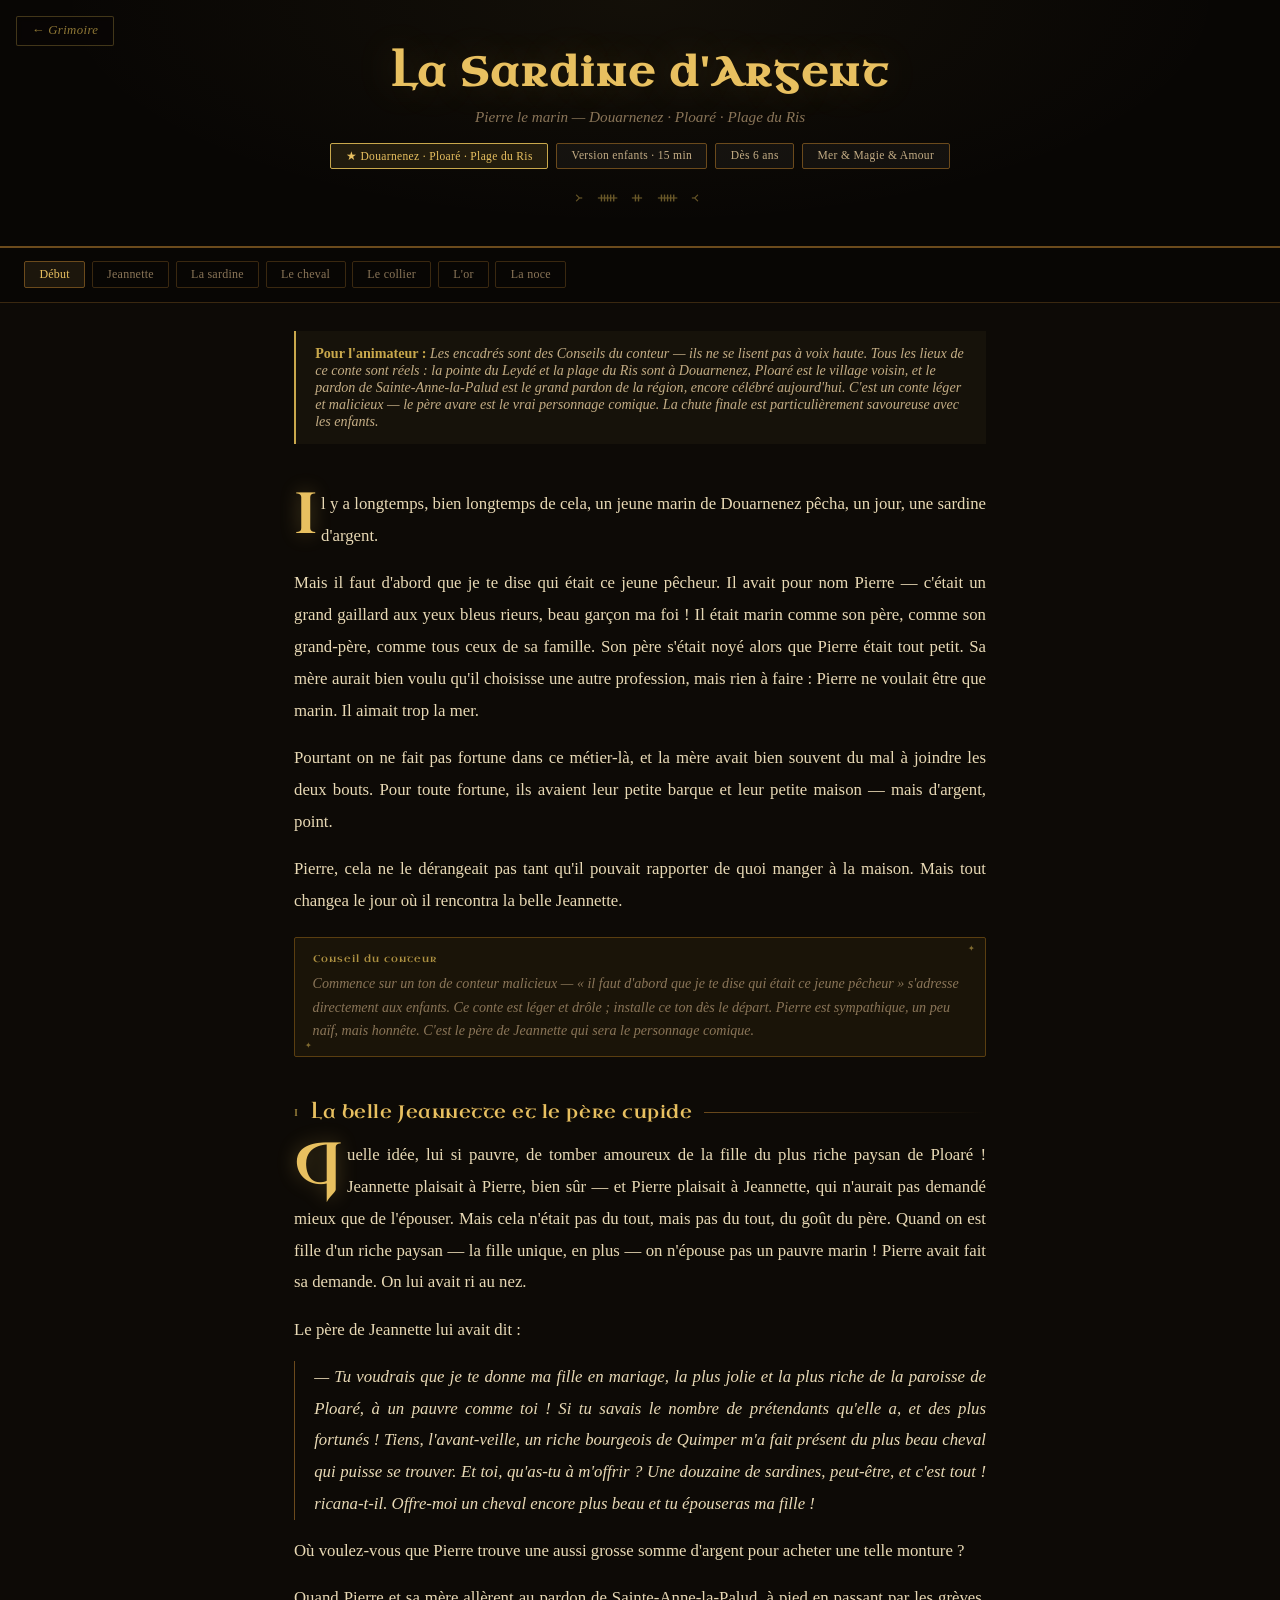
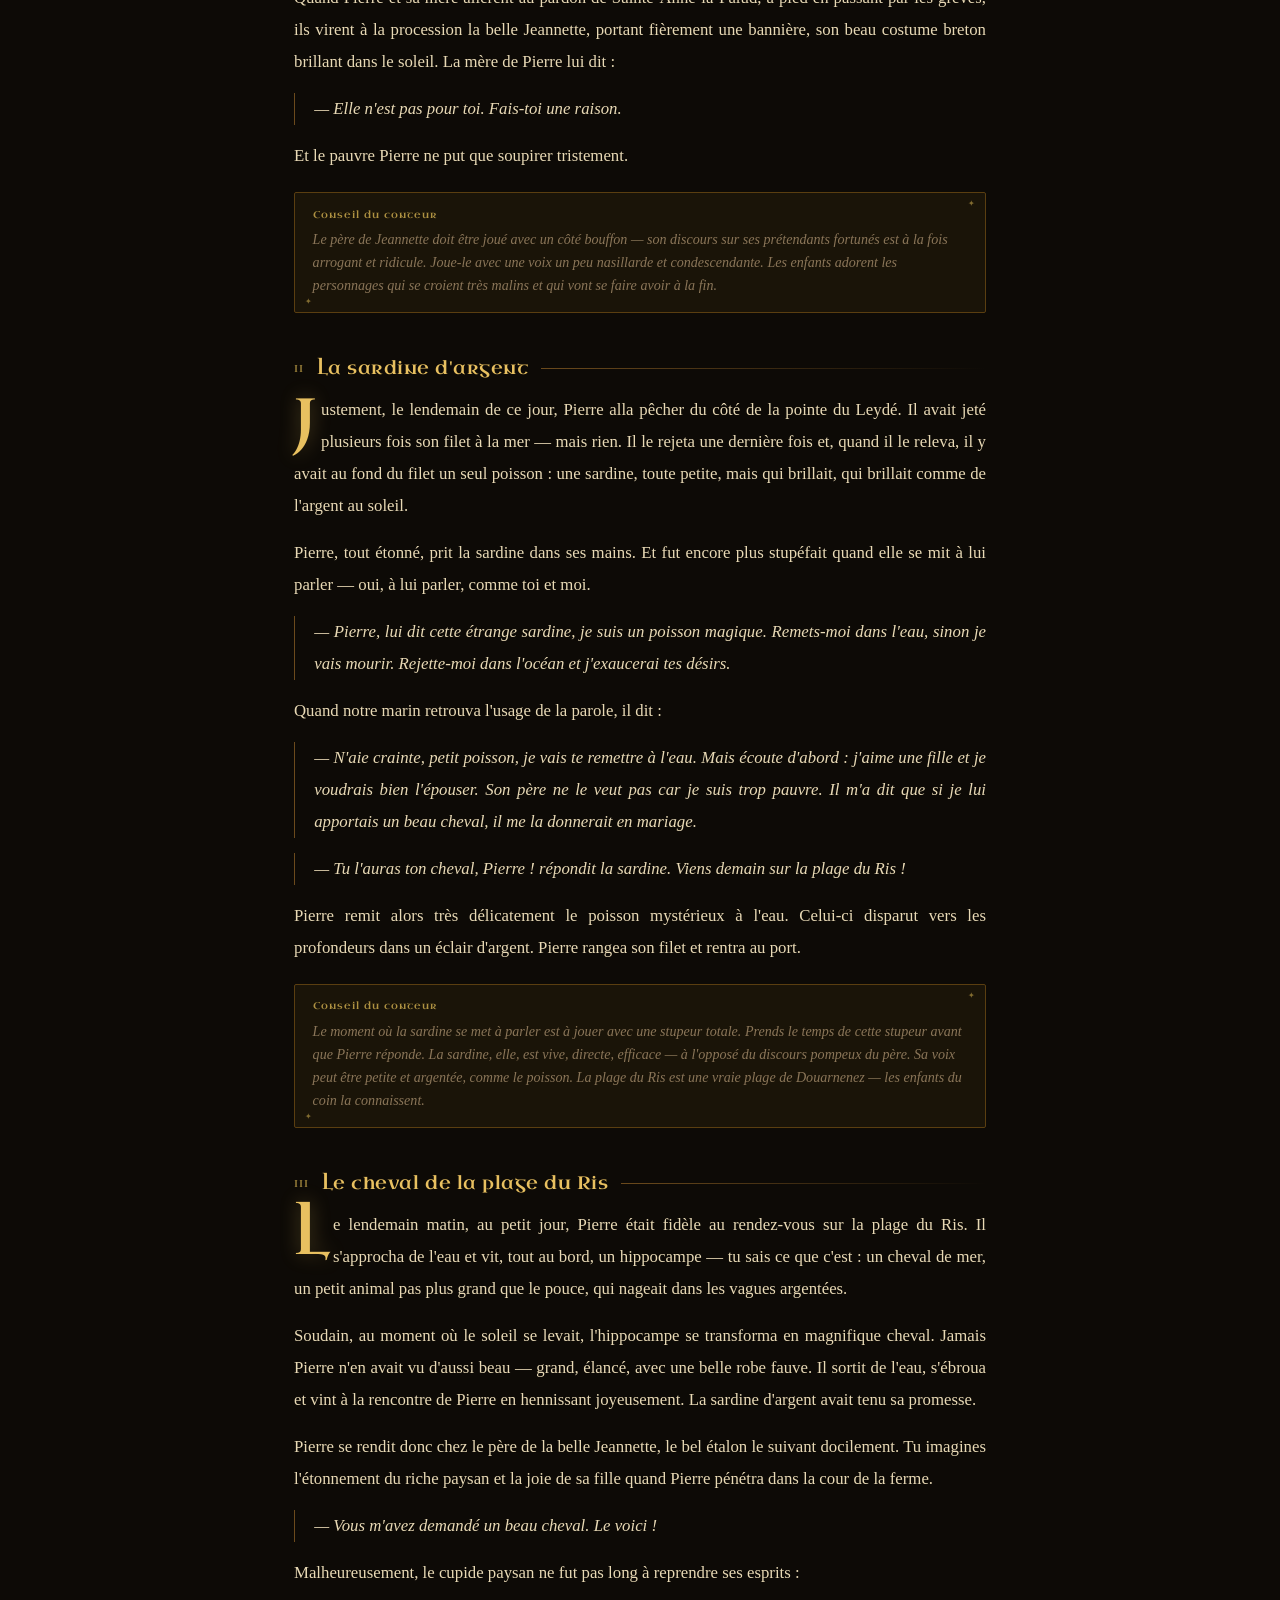
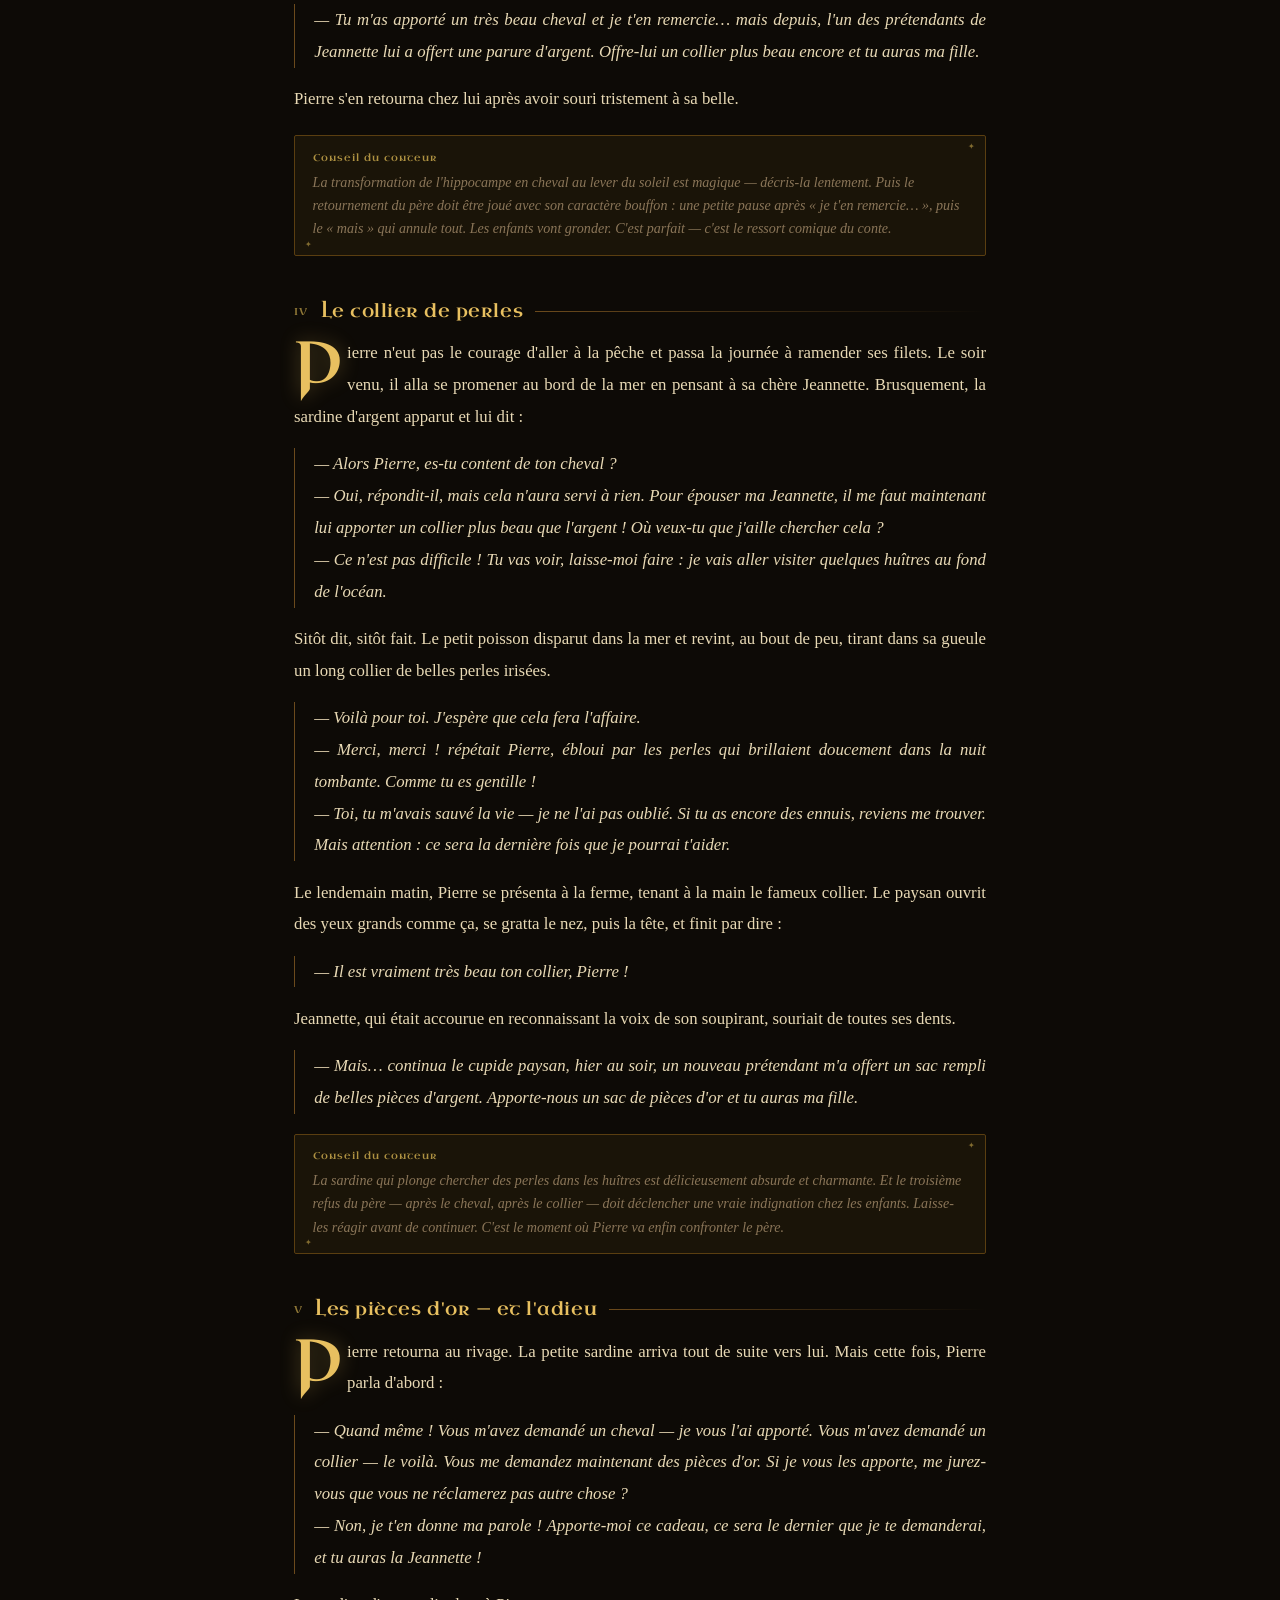
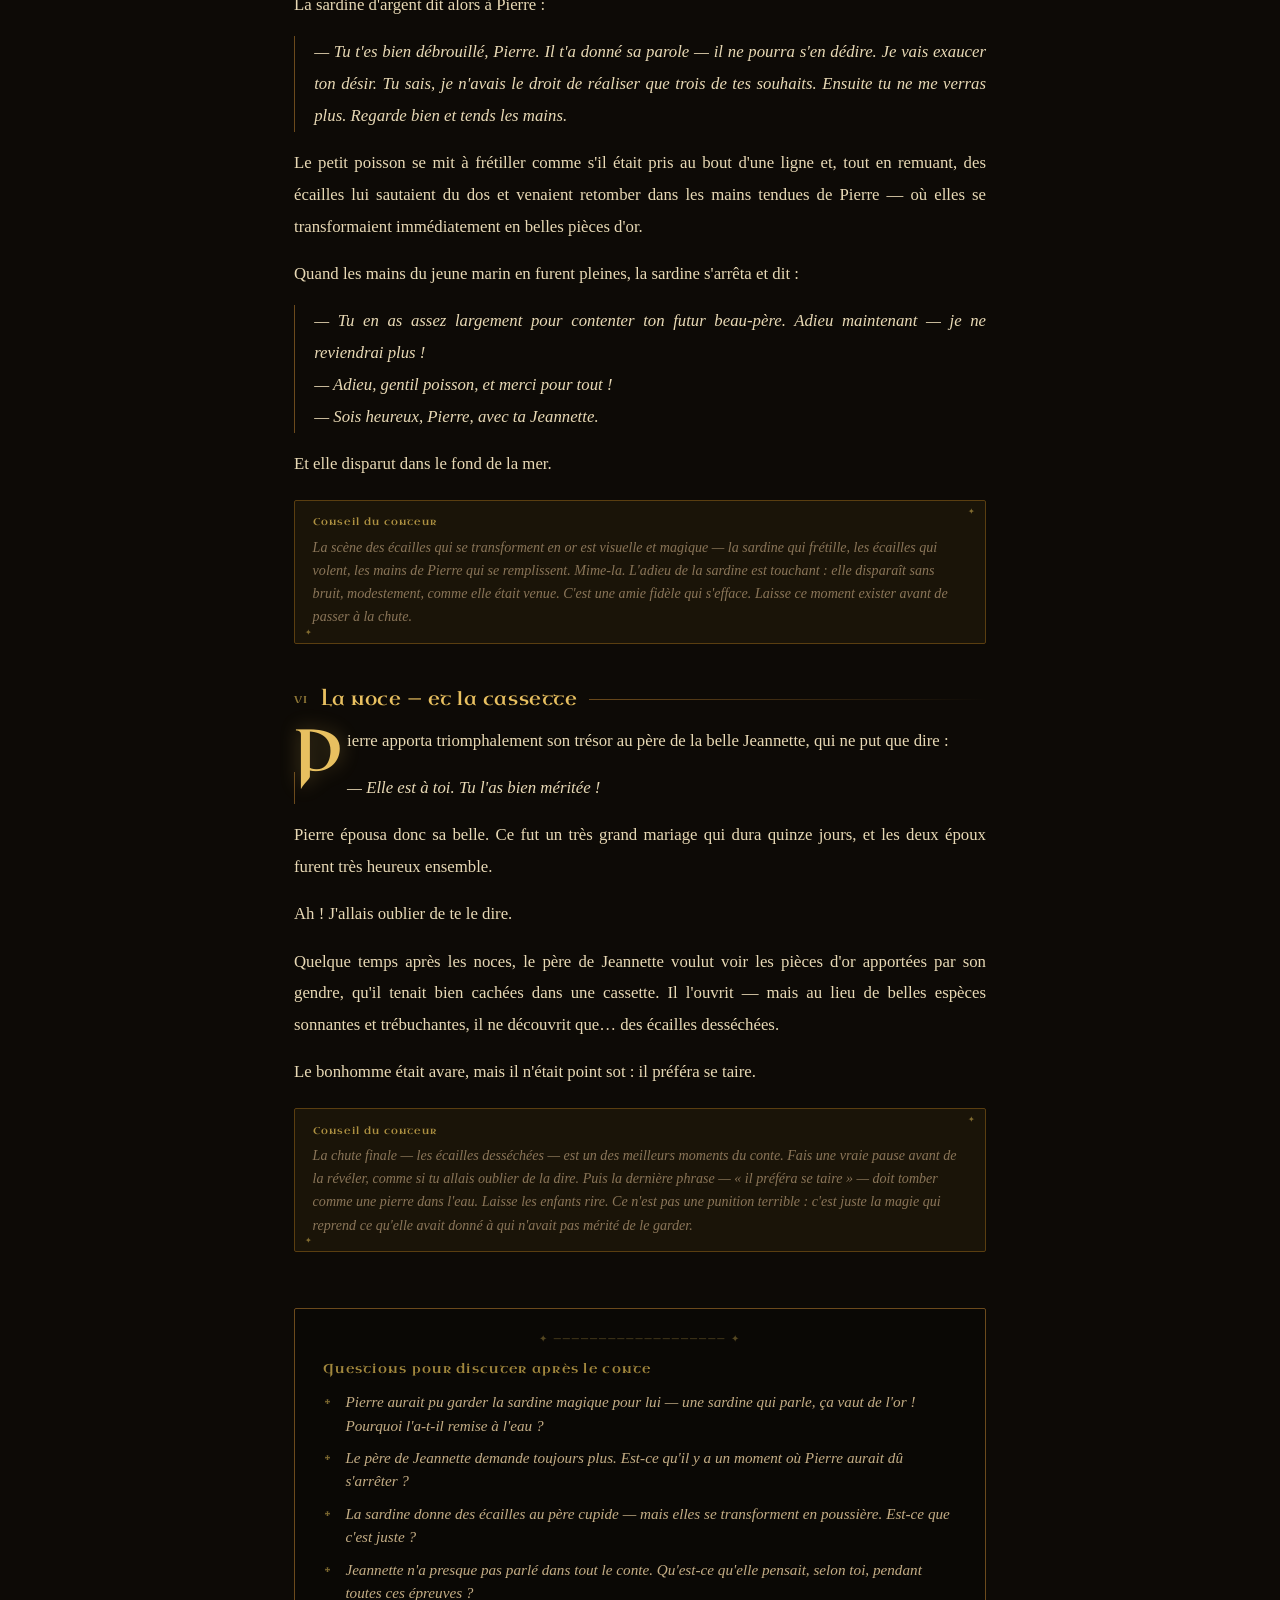
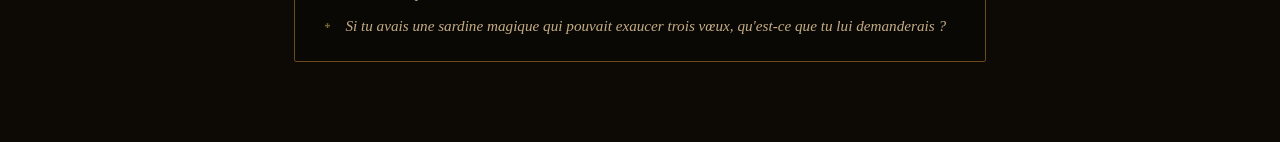
<file: sardine_argent.html>
<!DOCTYPE html>
<html lang="fr">
<head>
<meta charset="UTF-8">
<meta name="viewport" content="width=device-width, initial-scale=1.0">
<title>La Sardine d'Argent — Contes de Bretagne</title>
<link rel="stylesheet" href="css/conte.css">
</head>
<body>

<a class="btn-retour" href="index.html#livre">← Grimoire</a>
<div class="progress-bar" id="progress"></div>

<div class="hero">
  <div class="hero-inner">
    <h1>La Sardine d'Argent</h1>
    <p class="hero-sub">Pierre le marin — Douarnenez · Ploaré · Plage du Ris</p>
    <div class="badges">
      <span class="badge local">★ Douarnenez · Ploaré · Plage du Ris</span>
      <span class="badge">Version enfants · 15 min</span>
      <span class="badge">Dès 6 ans</span>
      <span class="badge">Mer &amp; Magie &amp; Amour</span>
    </div>
  </div>
</div>

<nav class="nav-chapitres" id="nav">
  <button class="nav-btn active" onclick="scrollTo(0,0)">Début</button>
  <button class="nav-btn" onclick="scrollToId('ch1')">Jeannette</button>
  <button class="nav-btn" onclick="scrollToId('ch2')">La sardine</button>
  <button class="nav-btn" onclick="scrollToId('ch3')">Le cheval</button>
  <button class="nav-btn" onclick="scrollToId('ch4')">Le collier</button>
  <button class="nav-btn" onclick="scrollToId('ch5')">L'or</button>
  <button class="nav-btn" onclick="scrollToId('ch6')">La noce</button>
</nav>

<div class="main">

  <div class="info-anim">
    <strong>Pour l'animateur :</strong> Les encadrés sont des <em>Conseils du conteur</em> — ils ne se lisent pas à voix haute. Tous les lieux de ce conte sont réels : la pointe du Leydé et la plage du Ris sont à Douarnenez, Ploaré est le village voisin, et le pardon de Sainte-Anne-la-Palud est le grand pardon de la région, encore célébré aujourd'hui. C'est un conte léger et malicieux — le père avare est le vrai personnage comique. La chute finale est particulièrement savoureuse avec les enfants.
  </div>

  <!-- ── Intro ── -->
  <div class="chapitre" id="ch0">
    <div class="texte">
      <p>Il y a longtemps, bien longtemps de cela, un jeune marin de Douarnenez pêcha, un jour, une sardine d'argent.</p>
      <p>Mais il faut d'abord que je te dise qui était ce jeune pêcheur. Il avait pour nom Pierre — c'était un grand gaillard aux yeux bleus rieurs, beau garçon ma foi ! Il était marin comme son père, comme son grand-père, comme tous ceux de sa famille. Son père s'était noyé alors que Pierre était tout petit. Sa mère aurait bien voulu qu'il choisisse une autre profession, mais rien à faire : Pierre ne voulait être que marin. Il aimait trop la mer.</p>
      <p>Pourtant on ne fait pas fortune dans ce métier-là, et la mère avait bien souvent du mal à joindre les deux bouts. Pour toute fortune, ils avaient leur petite barque et leur petite maison — mais d'argent, point.</p>
      <p>Pierre, cela ne le dérangeait pas tant qu'il pouvait rapporter de quoi manger à la maison. Mais tout changea le jour où il rencontra la belle Jeannette.</p>
    </div>
    <div class="conseil-conteur">
      <div class="conseil-label">Conseil du conteur</div>
      <p class="conseil-texte">Commence sur un ton de conteur malicieux — « il faut d'abord que je te dise qui était ce jeune pêcheur » s'adresse directement aux enfants. Ce conte est léger et drôle ; installe ce ton dès le départ. Pierre est sympathique, un peu naïf, mais honnête. C'est le père de Jeannette qui sera le personnage comique.</p>
    </div>
  </div>

  <!-- ── Ch 1 ── -->
  <div class="chapitre" id="ch1">
    <div class="chapitre-header">
      <span class="chapitre-num">I</span>
      <span class="chapitre-titre">La belle Jeannette et le père cupide</span>
      <span class="chapitre-ligne"></span>
    </div>
    <div class="texte">
      <p>Quelle idée, lui si pauvre, de tomber amoureux de la fille du plus riche paysan de Ploaré ! Jeannette plaisait à Pierre, bien sûr — et Pierre plaisait à Jeannette, qui n'aurait pas demandé mieux que de l'épouser. Mais cela n'était pas du tout, mais pas du tout, du goût du père. Quand on est fille d'un riche paysan — la fille unique, en plus — on n'épouse pas un pauvre marin ! Pierre avait fait sa demande. On lui avait ri au nez.</p>
      <p>Le père de Jeannette lui avait dit :</p>
      <p class="dialogue">— Tu voudrais que je te donne ma fille en mariage, la plus jolie et la plus riche de la paroisse de Ploaré, à un pauvre comme toi ! Si tu savais le nombre de prétendants qu'elle a, et des plus fortunés ! Tiens, l'avant-veille, un riche bourgeois de Quimper m'a fait présent du plus beau cheval qui puisse se trouver. Et toi, qu'as-tu à m'offrir ? Une douzaine de sardines, peut-être, et c'est tout ! ricana-t-il. Offre-moi un cheval encore plus beau et tu épouseras ma fille !</p>
      <p>Où voulez-vous que Pierre trouve une aussi grosse somme d'argent pour acheter une telle monture ?</p>
      <p>Quand Pierre et sa mère allèrent au pardon de Sainte-Anne-la-Palud, à pied en passant par les grèves, ils virent à la procession la belle Jeannette, portant fièrement une bannière, son beau costume breton brillant dans le soleil. La mère de Pierre lui dit :</p>
      <p class="dialogue">— Elle n'est pas pour toi. Fais-toi une raison.</p>
      <p>Et le pauvre Pierre ne put que soupirer tristement.</p>
    </div>
    <div class="conseil-conteur">
      <div class="conseil-label">Conseil du conteur</div>
      <p class="conseil-texte">Le père de Jeannette doit être joué avec un côté bouffon — son discours sur ses prétendants fortunés est à la fois arrogant et ridicule. Joue-le avec une voix un peu nasillarde et condescendante. Les enfants adorent les personnages qui se croient très malins et qui vont se faire avoir à la fin.</p>
    </div>
  </div>

  <!-- ── Ch 2 ── -->
  <div class="chapitre" id="ch2">
    <div class="chapitre-header">
      <span class="chapitre-num">II</span>
      <span class="chapitre-titre">La sardine d'argent</span>
      <span class="chapitre-ligne"></span>
    </div>
    <div class="texte">
      <p>Justement, le lendemain de ce jour, Pierre alla pêcher du côté de la pointe du Leydé. Il avait jeté plusieurs fois son filet à la mer — mais rien. Il le rejeta une dernière fois et, quand il le releva, il y avait au fond du filet un seul poisson : une sardine, toute petite, mais qui brillait, qui brillait comme de l'argent au soleil.</p>
      <p>Pierre, tout étonné, prit la sardine dans ses mains. Et fut encore plus stupéfait quand elle se mit à lui parler — oui, à lui parler, comme toi et moi.</p>
      <p class="dialogue">— Pierre, lui dit cette étrange sardine, je suis un poisson magique. Remets-moi dans l'eau, sinon je vais mourir. Rejette-moi dans l'océan et j'exaucerai tes désirs.</p>
      <p>Quand notre marin retrouva l'usage de la parole, il dit :</p>
      <p class="dialogue">— N'aie crainte, petit poisson, je vais te remettre à l'eau. Mais écoute d'abord : j'aime une fille et je voudrais bien l'épouser. Son père ne le veut pas car je suis trop pauvre. Il m'a dit que si je lui apportais un beau cheval, il me la donnerait en mariage.</p>
      <p class="dialogue">— Tu l'auras ton cheval, Pierre ! répondit la sardine. Viens demain sur la plage du Ris !</p>
      <p>Pierre remit alors très délicatement le poisson mystérieux à l'eau. Celui-ci disparut vers les profondeurs dans un éclair d'argent. Pierre rangea son filet et rentra au port.</p>
    </div>
    <div class="conseil-conteur">
      <div class="conseil-label">Conseil du conteur</div>
      <p class="conseil-texte">Le moment où la sardine se met à parler est à jouer avec une stupeur totale. Prends le temps de cette stupeur avant que Pierre réponde. La sardine, elle, est vive, directe, efficace — à l'opposé du discours pompeux du père. Sa voix peut être petite et argentée, comme le poisson. La plage du Ris est une vraie plage de Douarnenez — les enfants du coin la connaissent.</p>
    </div>
  </div>

  <!-- ── Ch 3 ── -->
  <div class="chapitre" id="ch3">
    <div class="chapitre-header">
      <span class="chapitre-num">III</span>
      <span class="chapitre-titre">Le cheval de la plage du Ris</span>
      <span class="chapitre-ligne"></span>
    </div>
    <div class="texte">
      <p>Le lendemain matin, au petit jour, Pierre était fidèle au rendez-vous sur la plage du Ris. Il s'approcha de l'eau et vit, tout au bord, un hippocampe — tu sais ce que c'est : un cheval de mer, un petit animal pas plus grand que le pouce, qui nageait dans les vagues argentées.</p>
      <p>Soudain, au moment où le soleil se levait, l'hippocampe se transforma en magnifique cheval. Jamais Pierre n'en avait vu d'aussi beau — grand, élancé, avec une belle robe fauve. Il sortit de l'eau, s'ébroua et vint à la rencontre de Pierre en hennissant joyeusement. La sardine d'argent avait tenu sa promesse.</p>
      <p>Pierre se rendit donc chez le père de la belle Jeannette, le bel étalon le suivant docilement. Tu imagines l'étonnement du riche paysan et la joie de sa fille quand Pierre pénétra dans la cour de la ferme.</p>
      <p class="dialogue">— Vous m'avez demandé un beau cheval. Le voici !</p>
      <p>Malheureusement, le cupide paysan ne fut pas long à reprendre ses esprits :</p>
      <p class="dialogue">— Tu m'as apporté un très beau cheval et je t'en remercie… mais depuis, l'un des prétendants de Jeannette lui a offert une parure d'argent. Offre-lui un collier plus beau encore et tu auras ma fille.</p>
      <p>Pierre s'en retourna chez lui après avoir souri tristement à sa belle.</p>
    </div>
    <div class="conseil-conteur">
      <div class="conseil-label">Conseil du conteur</div>
      <p class="conseil-texte">La transformation de l'hippocampe en cheval au lever du soleil est magique — décris-la lentement. Puis le retournement du père doit être joué avec son caractère bouffon : une petite pause après « je t'en remercie… », puis le « mais » qui annule tout. Les enfants vont gronder. C'est parfait — c'est le ressort comique du conte.</p>
    </div>
  </div>

  <!-- ── Ch 4 ── -->
  <div class="chapitre" id="ch4">
    <div class="chapitre-header">
      <span class="chapitre-num">IV</span>
      <span class="chapitre-titre">Le collier de perles</span>
      <span class="chapitre-ligne"></span>
    </div>
    <div class="texte">
      <p>Pierre n'eut pas le courage d'aller à la pêche et passa la journée à ramender ses filets. Le soir venu, il alla se promener au bord de la mer en pensant à sa chère Jeannette. Brusquement, la sardine d'argent apparut et lui dit :</p>
      <p class="dialogue">— Alors Pierre, es-tu content de ton cheval ?<br>— Oui, répondit-il, mais cela n'aura servi à rien. Pour épouser ma Jeannette, il me faut maintenant lui apporter un collier plus beau que l'argent ! Où veux-tu que j'aille chercher cela ?<br>— Ce n'est pas difficile ! Tu vas voir, laisse-moi faire : je vais aller visiter quelques huîtres au fond de l'océan.</p>
      <p>Sitôt dit, sitôt fait. Le petit poisson disparut dans la mer et revint, au bout de peu, tirant dans sa gueule un long collier de belles perles irisées.</p>
      <p class="dialogue">— Voilà pour toi. J'espère que cela fera l'affaire.<br>— Merci, merci ! répétait Pierre, ébloui par les perles qui brillaient doucement dans la nuit tombante. Comme tu es gentille !<br>— Toi, tu m'avais sauvé la vie — je ne l'ai pas oublié. Si tu as encore des ennuis, reviens me trouver. Mais attention : ce sera la dernière fois que je pourrai t'aider.</p>
      <p>Le lendemain matin, Pierre se présenta à la ferme, tenant à la main le fameux collier. Le paysan ouvrit des yeux grands comme ça, se gratta le nez, puis la tête, et finit par dire :</p>
      <p class="dialogue">— Il est vraiment très beau ton collier, Pierre !</p>
      <p>Jeannette, qui était accourue en reconnaissant la voix de son soupirant, souriait de toutes ses dents.</p>
      <p class="dialogue">— Mais… continua le cupide paysan, hier au soir, un nouveau prétendant m'a offert un sac rempli de belles pièces d'argent. Apporte-nous un sac de pièces d'or et tu auras ma fille.</p>
    </div>
    <div class="conseil-conteur">
      <div class="conseil-label">Conseil du conteur</div>
      <p class="conseil-texte">La sardine qui plonge chercher des perles dans les huîtres est délicieusement absurde et charmante. Et le troisième refus du père — après le cheval, après le collier — doit déclencher une vraie indignation chez les enfants. Laisse-les réagir avant de continuer. C'est le moment où Pierre va enfin confronter le père.</p>
    </div>
  </div>

  <!-- ── Ch 5 ── -->
  <div class="chapitre" id="ch5">
    <div class="chapitre-header">
      <span class="chapitre-num">V</span>
      <span class="chapitre-titre">Les pièces d'or — et l'adieu</span>
      <span class="chapitre-ligne"></span>
    </div>
    <div class="texte">
      <p>Pierre retourna au rivage. La petite sardine arriva tout de suite vers lui. Mais cette fois, Pierre parla d'abord :</p>
      <p class="dialogue">— Quand même ! Vous m'avez demandé un cheval — je vous l'ai apporté. Vous m'avez demandé un collier — le voilà. Vous me demandez maintenant des pièces d'or. Si je vous les apporte, me jurez-vous que vous ne réclamerez pas autre chose ?<br>— Non, je t'en donne ma parole ! Apporte-moi ce cadeau, ce sera le dernier que je te demanderai, et tu auras la Jeannette !</p>
      <p>La sardine d'argent dit alors à Pierre :</p>
      <p class="dialogue">— Tu t'es bien débrouillé, Pierre. Il t'a donné sa parole — il ne pourra s'en dédire. Je vais exaucer ton désir. Tu sais, je n'avais le droit de réaliser que trois de tes souhaits. Ensuite tu ne me verras plus. Regarde bien et tends les mains.</p>
      <p>Le petit poisson se mit à frétiller comme s'il était pris au bout d'une ligne et, tout en remuant, des écailles lui sautaient du dos et venaient retomber dans les mains tendues de Pierre — où elles se transformaient immédiatement en belles pièces d'or.</p>
      <p>Quand les mains du jeune marin en furent pleines, la sardine s'arrêta et dit :</p>
      <p class="dialogue">— Tu en as assez largement pour contenter ton futur beau-père. Adieu maintenant — je ne reviendrai plus !<br>— Adieu, gentil poisson, et merci pour tout !<br>— Sois heureux, Pierre, avec ta Jeannette.</p>
      <p>Et elle disparut dans le fond de la mer.</p>
    </div>
    <div class="conseil-conteur">
      <div class="conseil-label">Conseil du conteur</div>
      <p class="conseil-texte">La scène des écailles qui se transforment en or est visuelle et magique — la sardine qui frétille, les écailles qui volent, les mains de Pierre qui se remplissent. Mime-la. L'adieu de la sardine est touchant : elle disparaît sans bruit, modestement, comme elle était venue. C'est une amie fidèle qui s'efface. Laisse ce moment exister avant de passer à la chute.</p>
    </div>
  </div>

  <!-- ── Ch 6 ── -->
  <div class="chapitre" id="ch6">
    <div class="chapitre-header">
      <span class="chapitre-num">VI</span>
      <span class="chapitre-titre">La noce — et la cassette</span>
      <span class="chapitre-ligne"></span>
    </div>
    <div class="texte">
      <p>Pierre apporta triomphalement son trésor au père de la belle Jeannette, qui ne put que dire :</p>
      <p class="dialogue">— Elle est à toi. Tu l'as bien méritée !</p>
      <p>Pierre épousa donc sa belle. Ce fut un très grand mariage qui dura quinze jours, et les deux époux furent très heureux ensemble.</p>
      <p>Ah ! J'allais oublier de te le dire.</p>
      <p>Quelque temps après les noces, le père de Jeannette voulut voir les pièces d'or apportées par son gendre, qu'il tenait bien cachées dans une cassette. Il l'ouvrit — mais au lieu de belles espèces sonnantes et trébuchantes, il ne découvrit que… des écailles desséchées.</p>
      <p>Le bonhomme était avare, mais il n'était point sot : il préféra se taire.</p>
    </div>
    <div class="conseil-conteur">
      <div class="conseil-label">Conseil du conteur</div>
      <p class="conseil-texte">La chute finale — les écailles desséchées — est un des meilleurs moments du conte. Fais une vraie pause avant de la révéler, comme si tu allais oublier de la dire. Puis la dernière phrase — « il préféra se taire » — doit tomber comme une pierre dans l'eau. Laisse les enfants rire. Ce n'est pas une punition terrible : c'est juste la magie qui reprend ce qu'elle avait donné à qui n'avait pas mérité de le garder.</p>
    </div>
  </div>

  <!-- ── Questions ── -->
  <div class="fin-bloc">
    <div class="fin-titre">Questions pour discuter après le conte</div>
    <ul class="fin-questions">
      <li>Pierre aurait pu garder la sardine magique pour lui — une sardine qui parle, ça vaut de l'or ! Pourquoi l'a-t-il remise à l'eau ?</li>
      <li>Le père de Jeannette demande toujours plus. Est-ce qu'il y a un moment où Pierre aurait dû s'arrêter ?</li>
      <li>La sardine donne des écailles au père cupide — mais elles se transforment en poussière. Est-ce que c'est juste ?</li>
      <li>Jeannette n'a presque pas parlé dans tout le conte. Qu'est-ce qu'elle pensait, selon toi, pendant toutes ces épreuves ?</li>
      <li>Si tu avais une sardine magique qui pouvait exaucer trois vœux, qu'est-ce que tu lui demanderais ?</li>
    </ul>
  </div>

</div>

<script>
  window.addEventListener('scroll', () => {
    const el = document.documentElement;
    const pct = el.scrollTop / (el.scrollHeight - el.clientHeight) * 100;
    document.getElementById('progress').style.width = pct + '%';
  });

  const obs = new IntersectionObserver(entries => {
    entries.forEach(e => { if (e.isIntersecting) e.target.classList.add('visible'); });
  }, { threshold: 0.1 });
  document.querySelectorAll('.chapitre').forEach(el => obs.observe(el));

  function scrollToId(id) {
    document.getElementById(id)?.scrollIntoView({ behavior: 'smooth', block: 'start' });
  }

  const chapitres = document.querySelectorAll('.chapitre');
  const navBtns   = document.querySelectorAll('.nav-btn');

  window.addEventListener('scroll', () => {
    let current = 0;
    chapitres.forEach((ch, i) => {
      if (ch.getBoundingClientRect().top < window.innerHeight / 2) current = i;
    });
    navBtns.forEach((b, i) => b.classList.toggle('active', i === current));
  });
</script>
</body>
</html>
</file>
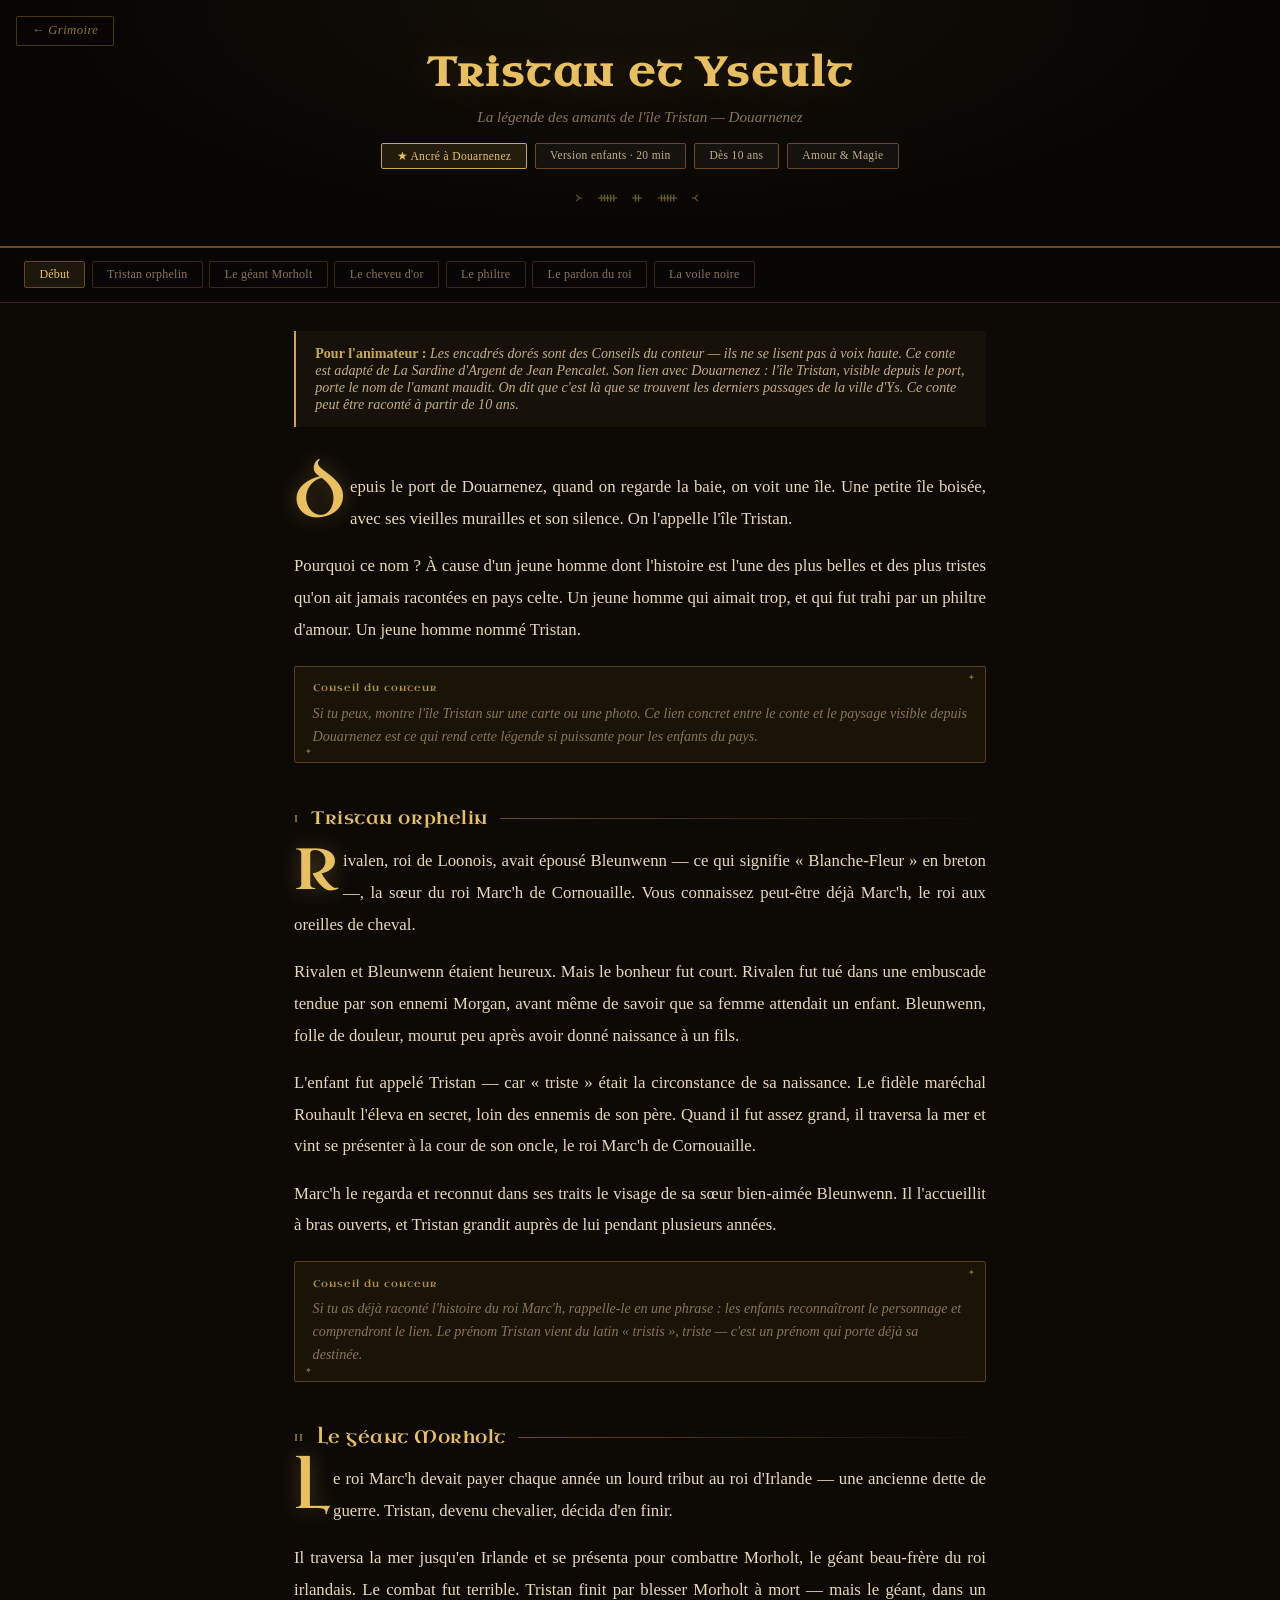
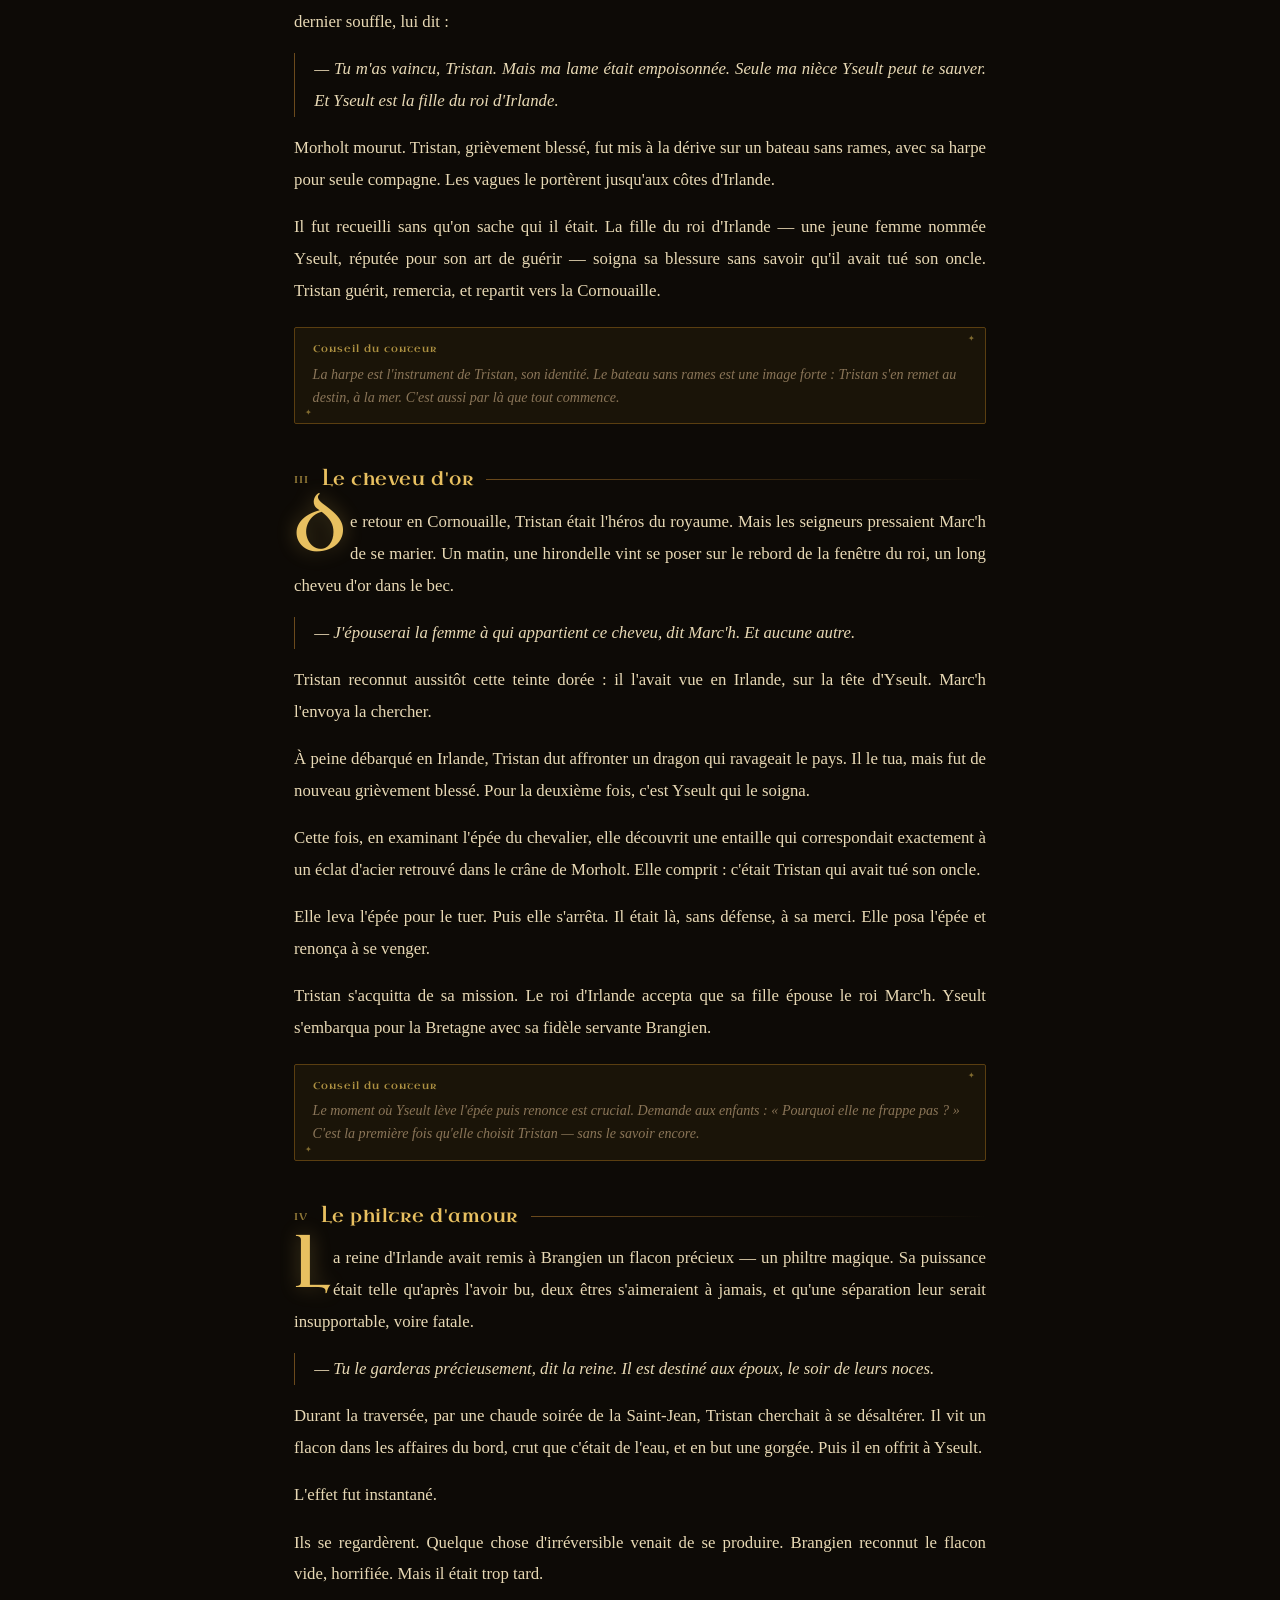
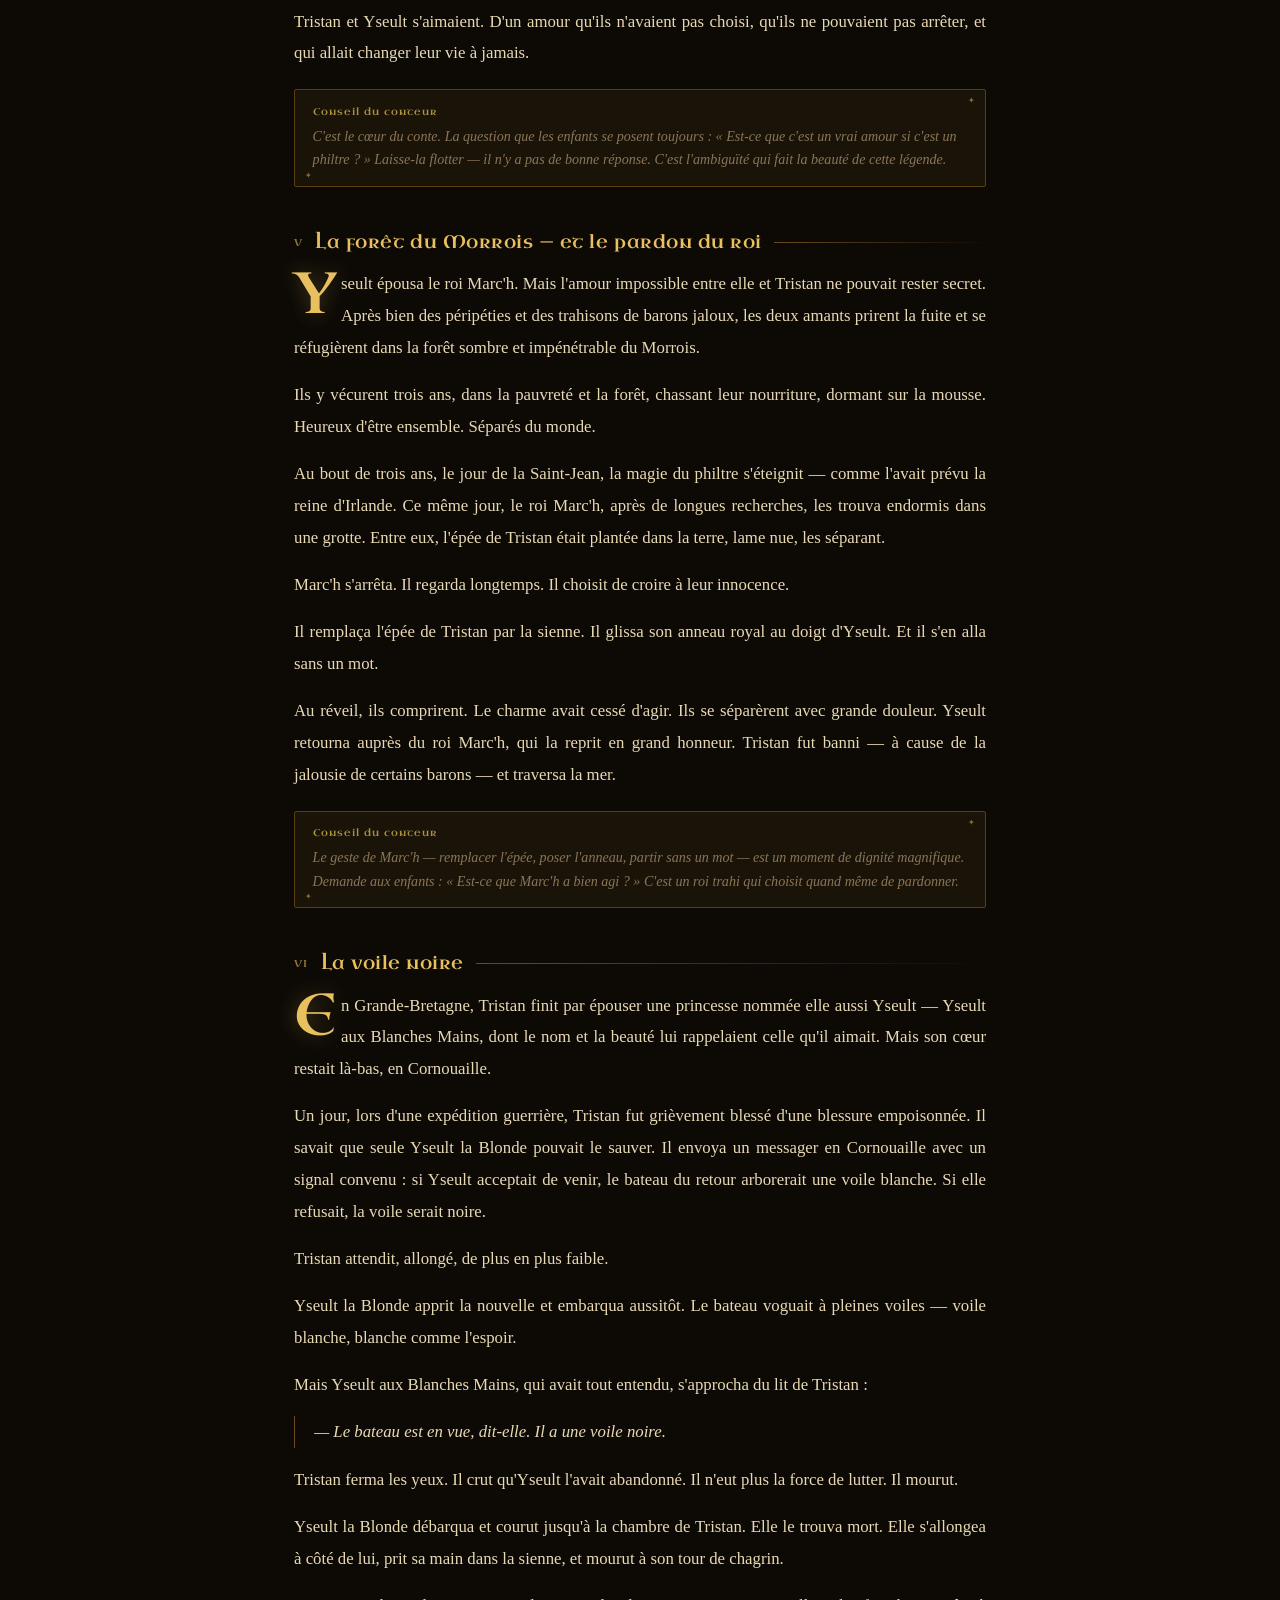
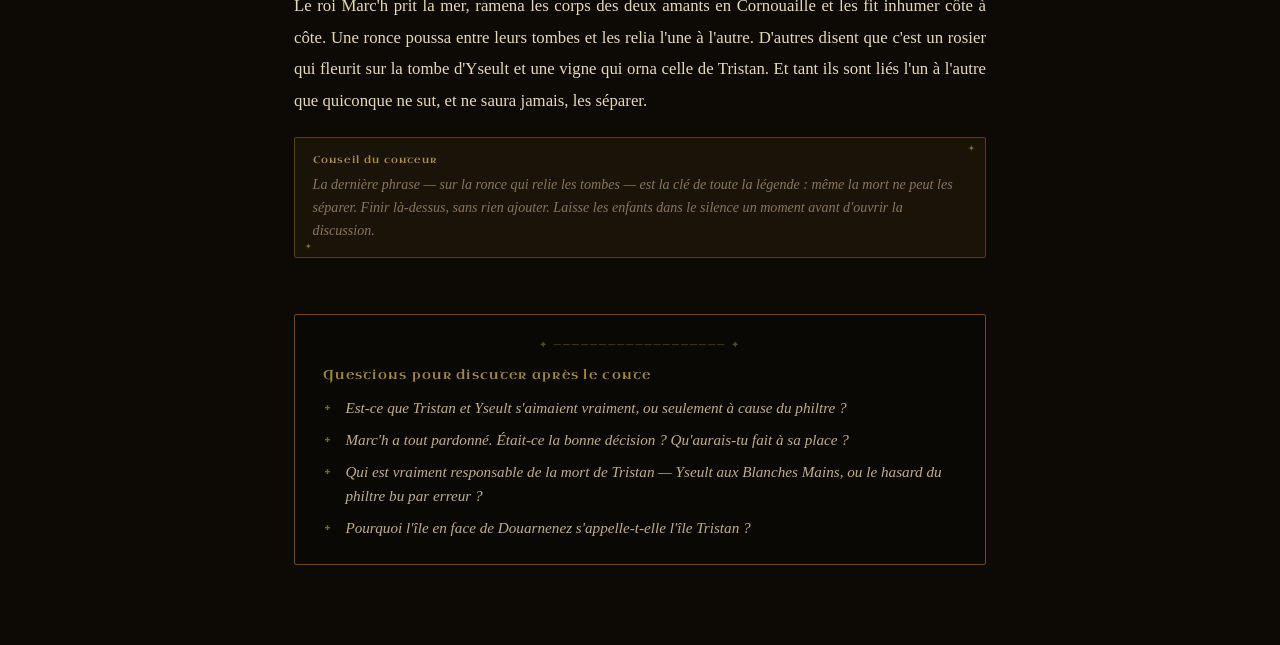
<file: tristan_yseult.html>
<!DOCTYPE html>
<html lang="fr">
<head>
<meta charset="UTF-8">
<meta name="viewport" content="width=device-width, initial-scale=1.0">
<title>Tristan et Yseult — Contes de Bretagne</title>
<link rel="stylesheet" href="css/conte.css">
</head>
<body>

<a class="btn-retour" href="index.html#livre">← Grimoire</a>
<div class="progress-bar" id="progress"></div>

<div class="hero">
  <div class="hero-inner">
    <h1>Tristan et Yseult</h1>
    <p class="hero-sub">La légende des amants de l'île Tristan — Douarnenez</p>
    <div class="badges">
      <span class="badge local">★ Ancré à Douarnenez</span>
      <span class="badge">Version enfants · 20 min</span>
      <span class="badge">Dès 10 ans</span>
      <span class="badge">Amour &amp; Magie</span>
    </div>
  </div>
</div>

<nav class="nav-chapitres" id="nav">
  <button class="nav-btn active" onclick="scrollTo(0,0)">Début</button>
  <button class="nav-btn" onclick="scrollToId('ch1')">Tristan orphelin</button>
  <button class="nav-btn" onclick="scrollToId('ch2')">Le géant Morholt</button>
  <button class="nav-btn" onclick="scrollToId('ch3')">Le cheveu d'or</button>
  <button class="nav-btn" onclick="scrollToId('ch4')">Le philtre</button>
  <button class="nav-btn" onclick="scrollToId('ch5')">Le pardon du roi</button>
  <button class="nav-btn" onclick="scrollToId('ch6')">La voile noire</button>
</nav>

<div class="main">

  <div class="info-anim">
    <strong>Pour l'animateur :</strong> Les encadrés dorés sont des <em>Conseils du conteur</em> — ils ne se lisent pas à voix haute. Ce conte est adapté de <em>La Sardine d'Argent</em> de Jean Pencalet. Son lien avec Douarnenez : l'île Tristan, visible depuis le port, porte le nom de l'amant maudit. On dit que c'est là que se trouvent les derniers passages de la ville d'Ys. Ce conte peut être raconté à partir de 10 ans.
  </div>

  <!-- ── Intro ── -->
  <div class="chapitre" id="ch0">
    <div class="texte">
      <p>Depuis le port de Douarnenez, quand on regarde la baie, on voit une île. Une petite île boisée, avec ses vieilles murailles et son silence. On l'appelle l'île Tristan.</p>
      <p>Pourquoi ce nom ? À cause d'un jeune homme dont l'histoire est l'une des plus belles et des plus tristes qu'on ait jamais racontées en pays celte. Un jeune homme qui aimait trop, et qui fut trahi par un philtre d'amour. Un jeune homme nommé Tristan.</p>
    </div>
    <div class="conseil-conteur">
      <div class="conseil-label">Conseil du conteur</div>
      <p class="conseil-texte">Si tu peux, montre l'île Tristan sur une carte ou une photo. Ce lien concret entre le conte et le paysage visible depuis Douarnenez est ce qui rend cette légende si puissante pour les enfants du pays.</p>
    </div>
  </div>

  <!-- ── Ch 1 ── -->
  <div class="chapitre" id="ch1">
    <div class="chapitre-header">
      <span class="chapitre-num">I</span>
      <span class="chapitre-titre">Tristan orphelin</span>
      <span class="chapitre-ligne"></span>
    </div>
    <div class="texte">
      <p>Rivalen, roi de Loonois, avait épousé Bleunwenn — ce qui signifie « Blanche-Fleur » en breton —, la sœur du roi Marc'h de Cornouaille. Vous connaissez peut-être déjà Marc'h, le roi aux oreilles de cheval.</p>
      <p>Rivalen et Bleunwenn étaient heureux. Mais le bonheur fut court. Rivalen fut tué dans une embuscade tendue par son ennemi Morgan, avant même de savoir que sa femme attendait un enfant. Bleunwenn, folle de douleur, mourut peu après avoir donné naissance à un fils.</p>
      <p>L'enfant fut appelé Tristan — car « triste » était la circonstance de sa naissance. Le fidèle maréchal Rouhault l'éleva en secret, loin des ennemis de son père. Quand il fut assez grand, il traversa la mer et vint se présenter à la cour de son oncle, le roi Marc'h de Cornouaille.</p>
      <p>Marc'h le regarda et reconnut dans ses traits le visage de sa sœur bien-aimée Bleunwenn. Il l'accueillit à bras ouverts, et Tristan grandit auprès de lui pendant plusieurs années.</p>
    </div>
    <div class="conseil-conteur">
      <div class="conseil-label">Conseil du conteur</div>
      <p class="conseil-texte">Si tu as déjà raconté l'histoire du roi Marc'h, rappelle-le en une phrase : les enfants reconnaîtront le personnage et comprendront le lien. Le prénom Tristan vient du latin « tristis », triste — c'est un prénom qui porte déjà sa destinée.</p>
    </div>
  </div>

  <!-- ── Ch 2 ── -->
  <div class="chapitre" id="ch2">
    <div class="chapitre-header">
      <span class="chapitre-num">II</span>
      <span class="chapitre-titre">Le géant Morholt</span>
      <span class="chapitre-ligne"></span>
    </div>
    <div class="texte">
      <p>Le roi Marc'h devait payer chaque année un lourd tribut au roi d'Irlande — une ancienne dette de guerre. Tristan, devenu chevalier, décida d'en finir.</p>
      <p>Il traversa la mer jusqu'en Irlande et se présenta pour combattre Morholt, le géant beau-frère du roi irlandais. Le combat fut terrible. Tristan finit par blesser Morholt à mort — mais le géant, dans un dernier souffle, lui dit :</p>
      <p class="dialogue">— Tu m'as vaincu, Tristan. Mais ma lame était empoisonnée. Seule ma nièce Yseult peut te sauver. Et Yseult est la fille du roi d'Irlande.</p>
      <p>Morholt mourut. Tristan, grièvement blessé, fut mis à la dérive sur un bateau sans rames, avec sa harpe pour seule compagne. Les vagues le portèrent jusqu'aux côtes d'Irlande.</p>
      <p>Il fut recueilli sans qu'on sache qui il était. La fille du roi d'Irlande — une jeune femme nommée Yseult, réputée pour son art de guérir — soigna sa blessure sans savoir qu'il avait tué son oncle. Tristan guérit, remercia, et repartit vers la Cornouaille.</p>
    </div>
    <div class="conseil-conteur">
      <div class="conseil-label">Conseil du conteur</div>
      <p class="conseil-texte">La harpe est l'instrument de Tristan, son identité. Le bateau sans rames est une image forte : Tristan s'en remet au destin, à la mer. C'est aussi par là que tout commence.</p>
    </div>
  </div>

  <!-- ── Ch 3 ── -->
  <div class="chapitre" id="ch3">
    <div class="chapitre-header">
      <span class="chapitre-num">III</span>
      <span class="chapitre-titre">Le cheveu d'or</span>
      <span class="chapitre-ligne"></span>
    </div>
    <div class="texte">
      <p>De retour en Cornouaille, Tristan était l'héros du royaume. Mais les seigneurs pressaient Marc'h de se marier. Un matin, une hirondelle vint se poser sur le rebord de la fenêtre du roi, un long cheveu d'or dans le bec.</p>
      <p class="dialogue">— J'épouserai la femme à qui appartient ce cheveu, dit Marc'h. Et aucune autre.</p>
      <p>Tristan reconnut aussitôt cette teinte dorée : il l'avait vue en Irlande, sur la tête d'Yseult. Marc'h l'envoya la chercher.</p>
      <p>À peine débarqué en Irlande, Tristan dut affronter un dragon qui ravageait le pays. Il le tua, mais fut de nouveau grièvement blessé. Pour la deuxième fois, c'est Yseult qui le soigna.</p>
      <p>Cette fois, en examinant l'épée du chevalier, elle découvrit une entaille qui correspondait exactement à un éclat d'acier retrouvé dans le crâne de Morholt. Elle comprit : c'était Tristan qui avait tué son oncle.</p>
      <p>Elle leva l'épée pour le tuer. Puis elle s'arrêta. Il était là, sans défense, à sa merci. Elle posa l'épée et renonça à se venger.</p>
      <p>Tristan s'acquitta de sa mission. Le roi d'Irlande accepta que sa fille épouse le roi Marc'h. Yseult s'embarqua pour la Bretagne avec sa fidèle servante Brangien.</p>
    </div>
    <div class="conseil-conteur">
      <div class="conseil-label">Conseil du conteur</div>
      <p class="conseil-texte">Le moment où Yseult lève l'épée puis renonce est crucial. Demande aux enfants : « Pourquoi elle ne frappe pas ? » C'est la première fois qu'elle choisit Tristan — sans le savoir encore.</p>
    </div>
  </div>

  <!-- ── Ch 4 ── -->
  <div class="chapitre" id="ch4">
    <div class="chapitre-header">
      <span class="chapitre-num">IV</span>
      <span class="chapitre-titre">Le philtre d'amour</span>
      <span class="chapitre-ligne"></span>
    </div>
    <div class="texte">
      <p>La reine d'Irlande avait remis à Brangien un flacon précieux — un philtre magique. Sa puissance était telle qu'après l'avoir bu, deux êtres s'aimeraient à jamais, et qu'une séparation leur serait insupportable, voire fatale.</p>
      <p class="dialogue">— Tu le garderas précieusement, dit la reine. Il est destiné aux époux, le soir de leurs noces.</p>
      <p>Durant la traversée, par une chaude soirée de la Saint-Jean, Tristan cherchait à se désaltérer. Il vit un flacon dans les affaires du bord, crut que c'était de l'eau, et en but une gorgée. Puis il en offrit à Yseult.</p>
      <p>L'effet fut instantané.</p>
      <p>Ils se regardèrent. Quelque chose d'irréversible venait de se produire. Brangien reconnut le flacon vide, horrifiée. Mais il était trop tard.</p>
      <p>Tristan et Yseult s'aimaient. D'un amour qu'ils n'avaient pas choisi, qu'ils ne pouvaient pas arrêter, et qui allait changer leur vie à jamais.</p>
    </div>
    <div class="conseil-conteur">
      <div class="conseil-label">Conseil du conteur</div>
      <p class="conseil-texte">C'est le cœur du conte. La question que les enfants se posent toujours : « Est-ce que c'est un vrai amour si c'est un philtre ? » Laisse-la flotter — il n'y a pas de bonne réponse. C'est l'ambiguïté qui fait la beauté de cette légende.</p>
    </div>
  </div>

  <!-- ── Ch 5 ── -->
  <div class="chapitre" id="ch5">
    <div class="chapitre-header">
      <span class="chapitre-num">V</span>
      <span class="chapitre-titre">La forêt du Morrois — et le pardon du roi</span>
      <span class="chapitre-ligne"></span>
    </div>
    <div class="texte">
      <p>Yseult épousa le roi Marc'h. Mais l'amour impossible entre elle et Tristan ne pouvait rester secret. Après bien des péripéties et des trahisons de barons jaloux, les deux amants prirent la fuite et se réfugièrent dans la forêt sombre et impénétrable du Morrois.</p>
      <p>Ils y vécurent trois ans, dans la pauvreté et la forêt, chassant leur nourriture, dormant sur la mousse. Heureux d'être ensemble. Séparés du monde.</p>
      <p>Au bout de trois ans, le jour de la Saint-Jean, la magie du philtre s'éteignit — comme l'avait prévu la reine d'Irlande. Ce même jour, le roi Marc'h, après de longues recherches, les trouva endormis dans une grotte. Entre eux, l'épée de Tristan était plantée dans la terre, lame nue, les séparant.</p>
      <p>Marc'h s'arrêta. Il regarda longtemps. Il choisit de croire à leur innocence.</p>
      <p>Il remplaça l'épée de Tristan par la sienne. Il glissa son anneau royal au doigt d'Yseult. Et il s'en alla sans un mot.</p>
      <p>Au réveil, ils comprirent. Le charme avait cessé d'agir. Ils se séparèrent avec grande douleur. Yseult retourna auprès du roi Marc'h, qui la reprit en grand honneur. Tristan fut banni — à cause de la jalousie de certains barons — et traversa la mer.</p>
    </div>
    <div class="conseil-conteur">
      <div class="conseil-label">Conseil du conteur</div>
      <p class="conseil-texte">Le geste de Marc'h — remplacer l'épée, poser l'anneau, partir sans un mot — est un moment de dignité magnifique. Demande aux enfants : « Est-ce que Marc'h a bien agi ? » C'est un roi trahi qui choisit quand même de pardonner.</p>
    </div>
  </div>

  <!-- ── Ch 6 ── -->
  <div class="chapitre" id="ch6">
    <div class="chapitre-header">
      <span class="chapitre-num">VI</span>
      <span class="chapitre-titre">La voile noire</span>
      <span class="chapitre-ligne"></span>
    </div>
    <div class="texte">
      <p>En Grande-Bretagne, Tristan finit par épouser une princesse nommée elle aussi Yseult — Yseult aux Blanches Mains, dont le nom et la beauté lui rappelaient celle qu'il aimait. Mais son cœur restait là-bas, en Cornouaille.</p>
      <p>Un jour, lors d'une expédition guerrière, Tristan fut grièvement blessé d'une blessure empoisonnée. Il savait que seule Yseult la Blonde pouvait le sauver. Il envoya un messager en Cornouaille avec un signal convenu : si Yseult acceptait de venir, le bateau du retour arborerait une voile blanche. Si elle refusait, la voile serait noire.</p>
      <p>Tristan attendit, allongé, de plus en plus faible.</p>
      <p>Yseult la Blonde apprit la nouvelle et embarqua aussitôt. Le bateau voguait à pleines voiles — voile blanche, blanche comme l'espoir.</p>
      <p>Mais Yseult aux Blanches Mains, qui avait tout entendu, s'approcha du lit de Tristan :</p>
      <p class="dialogue">— Le bateau est en vue, dit-elle. Il a une voile noire.</p>
      <p>Tristan ferma les yeux. Il crut qu'Yseult l'avait abandonné. Il n'eut plus la force de lutter. Il mourut.</p>
      <p>Yseult la Blonde débarqua et courut jusqu'à la chambre de Tristan. Elle le trouva mort. Elle s'allongea à côté de lui, prit sa main dans la sienne, et mourut à son tour de chagrin.</p>
      <p>Le roi Marc'h prit la mer, ramena les corps des deux amants en Cornouaille et les fit inhumer côte à côte. Une ronce poussa entre leurs tombes et les relia l'une à l'autre. D'autres disent que c'est un rosier qui fleurit sur la tombe d'Yseult et une vigne qui orna celle de Tristan. Et tant ils sont liés l'un à l'autre que quiconque ne sut, et ne saura jamais, les séparer.</p>
    </div>
    <div class="conseil-conteur">
      <div class="conseil-label">Conseil du conteur</div>
      <p class="conseil-texte">La dernière phrase — sur la ronce qui relie les tombes — est la clé de toute la légende : même la mort ne peut les séparer. Finir là-dessus, sans rien ajouter. Laisse les enfants dans le silence un moment avant d'ouvrir la discussion.</p>
    </div>
  </div>

  <!-- ── Questions ── -->
  <div class="fin-bloc">
    <div class="fin-titre">Questions pour discuter après le conte</div>
    <ul class="fin-questions">
      <li>Est-ce que Tristan et Yseult s'aimaient vraiment, ou seulement à cause du philtre ?</li>
      <li>Marc'h a tout pardonné. Était-ce la bonne décision ? Qu'aurais-tu fait à sa place ?</li>
      <li>Qui est vraiment responsable de la mort de Tristan — Yseult aux Blanches Mains, ou le hasard du philtre bu par erreur ?</li>
      <li>Pourquoi l'île en face de Douarnenez s'appelle-t-elle l'île Tristan ?</li>
    </ul>
  </div>

</div>

<script>
  window.addEventListener('scroll', () => {
    const el = document.documentElement;
    const pct = el.scrollTop / (el.scrollHeight - el.clientHeight) * 100;
    document.getElementById('progress').style.width = pct + '%';
  });

  const obs = new IntersectionObserver(entries => {
    entries.forEach(e => { if (e.isIntersecting) e.target.classList.add('visible'); });
  }, { threshold: 0.1 });
  document.querySelectorAll('.chapitre').forEach(el => obs.observe(el));

  function scrollToId(id) {
    document.getElementById(id)?.scrollIntoView({ behavior: 'smooth', block: 'start' });
  }

  const chapitres = document.querySelectorAll('.chapitre');
  const navBtns = document.querySelectorAll('.nav-btn');

  window.addEventListener('scroll', () => {
    let current = 0;
    chapitres.forEach((ch, i) => {
      if (ch.getBoundingClientRect().top < window.innerHeight / 2) current = i;
    });
    navBtns.forEach((b, i) => b.classList.toggle('active', i === current));
  });
</script>
</body>
</html>
</file>
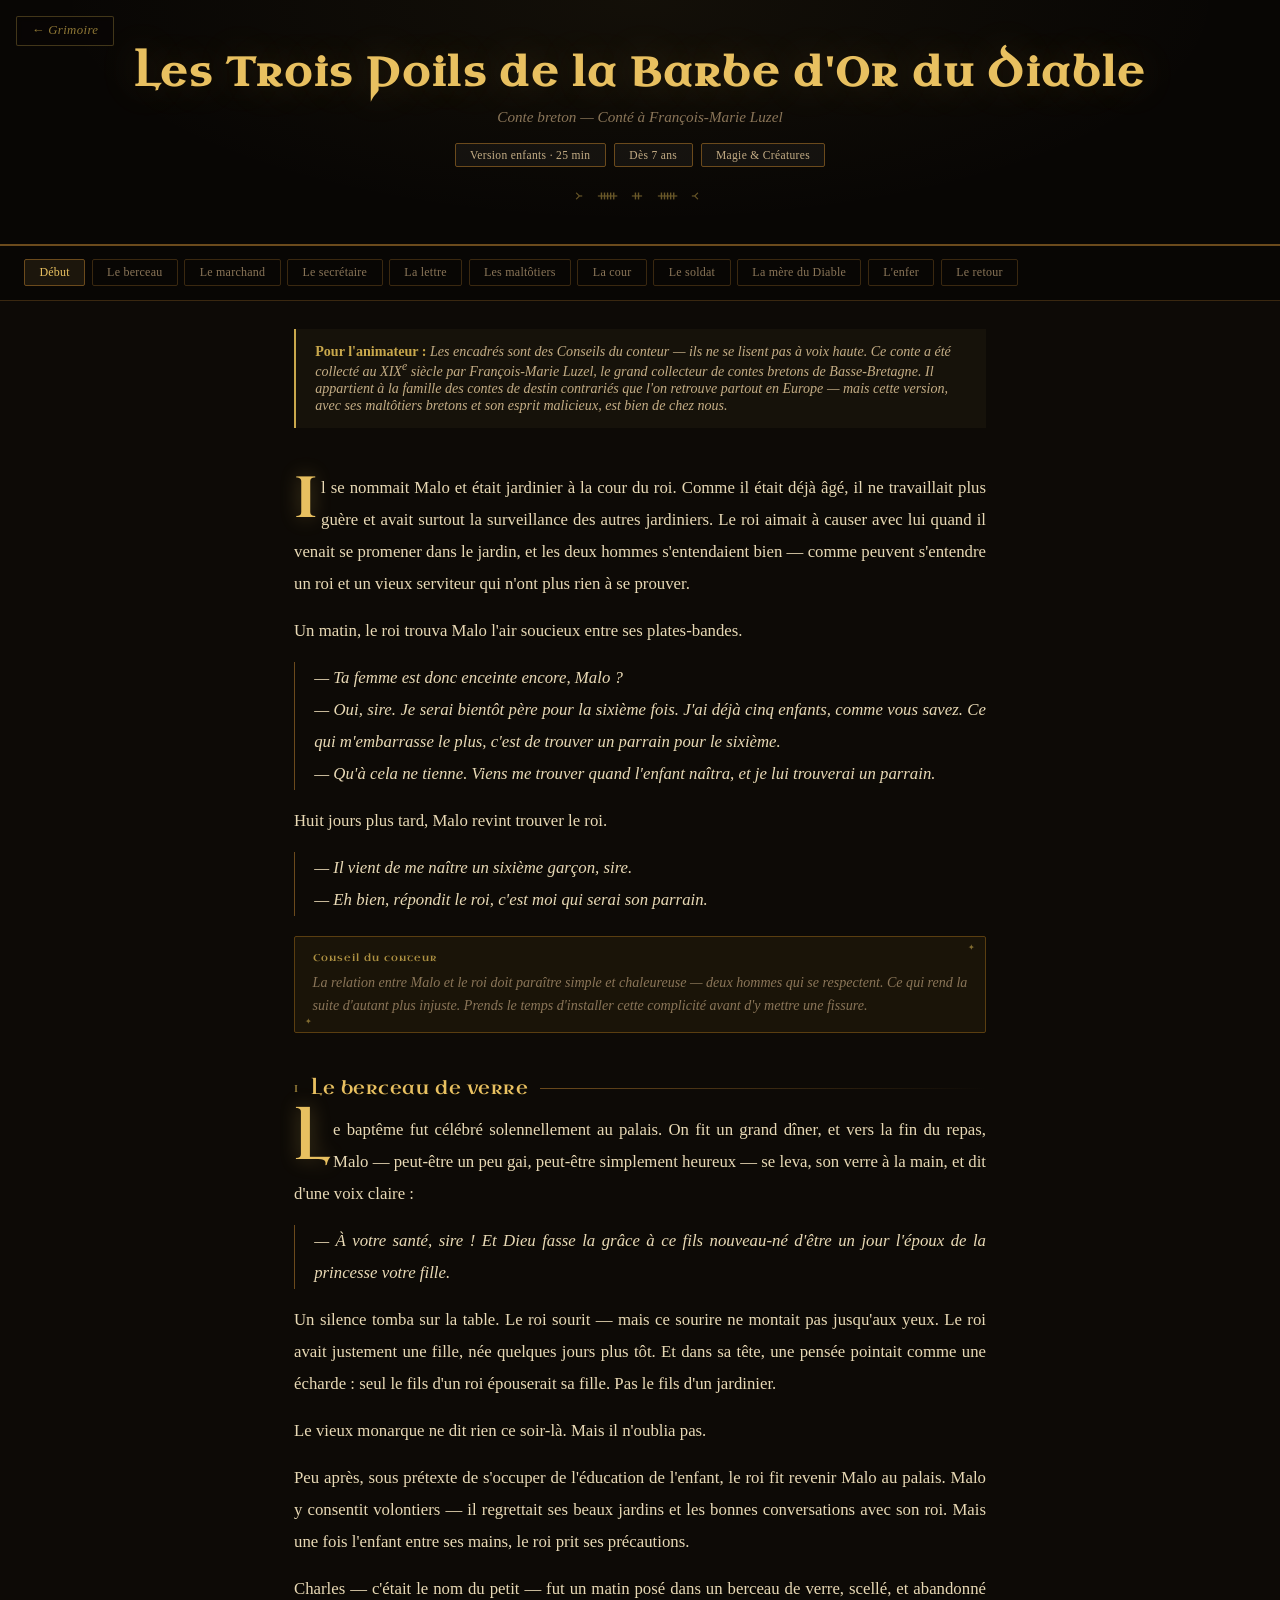
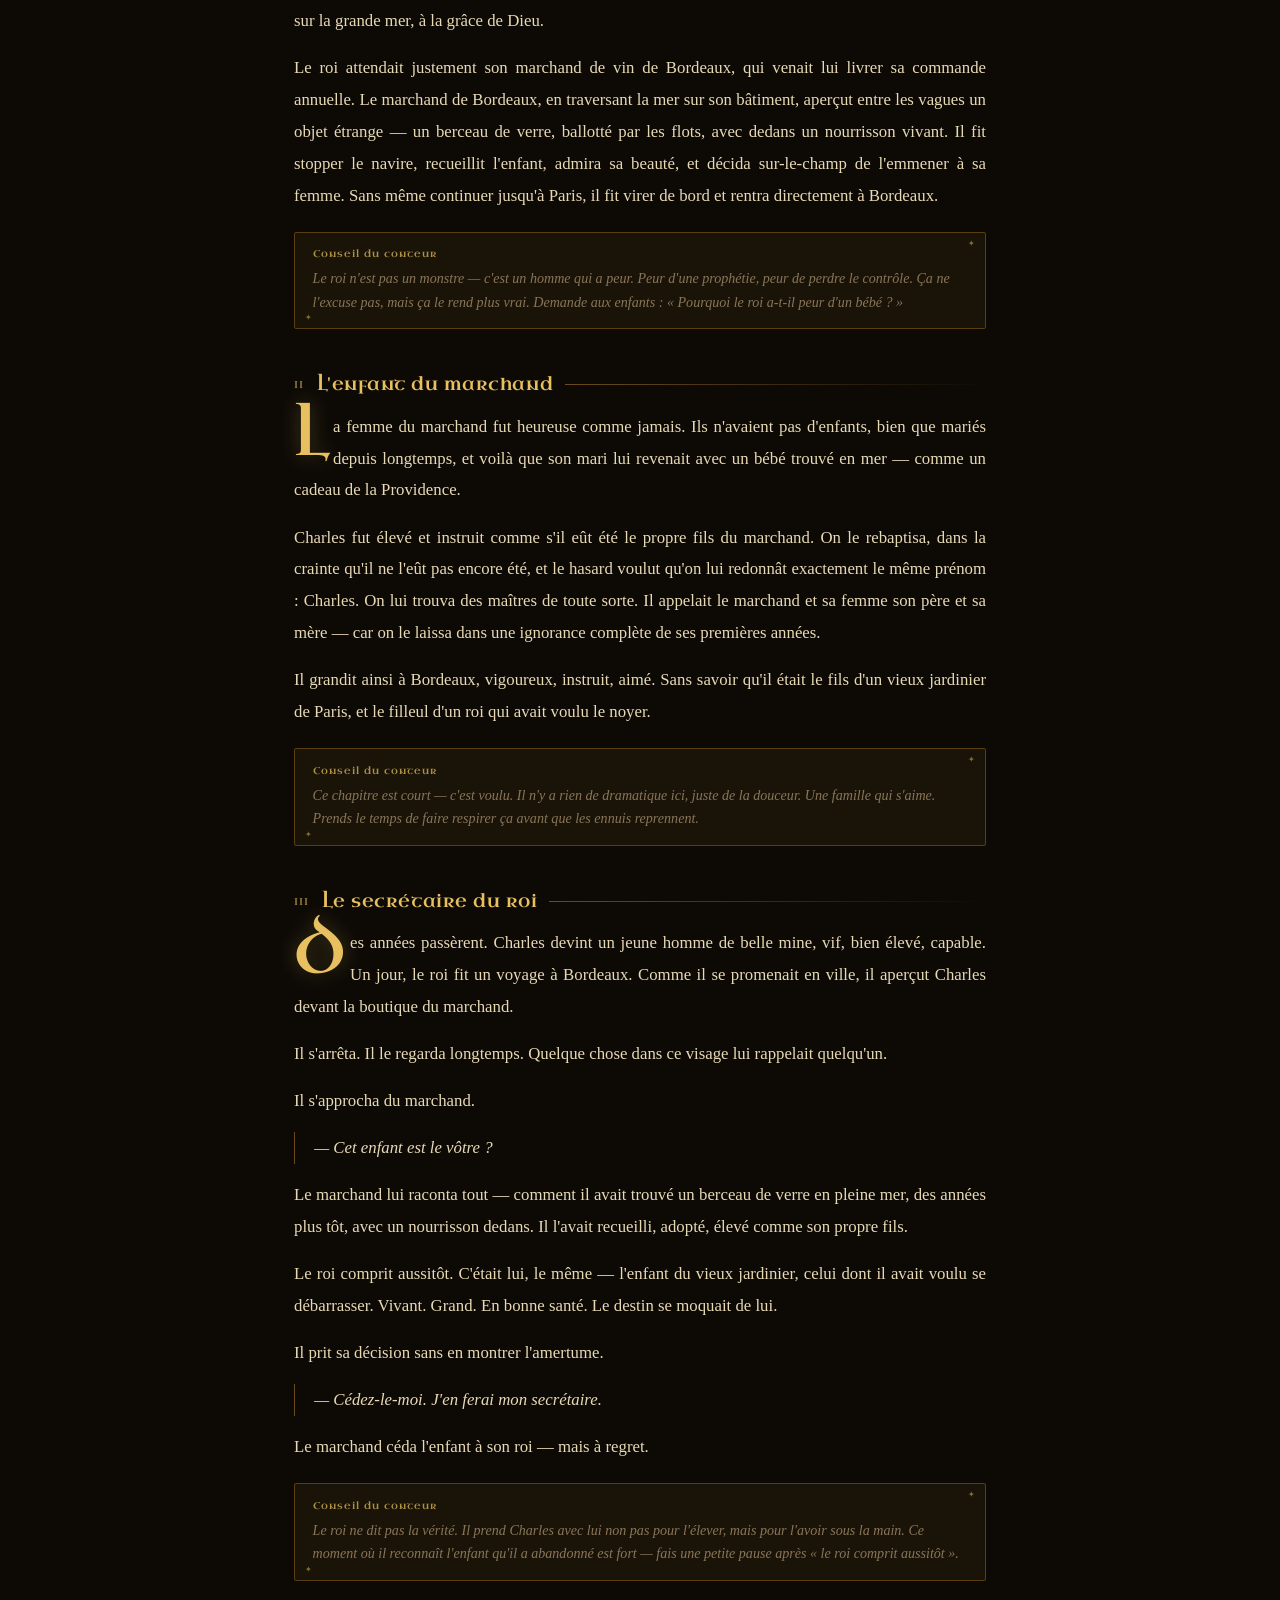
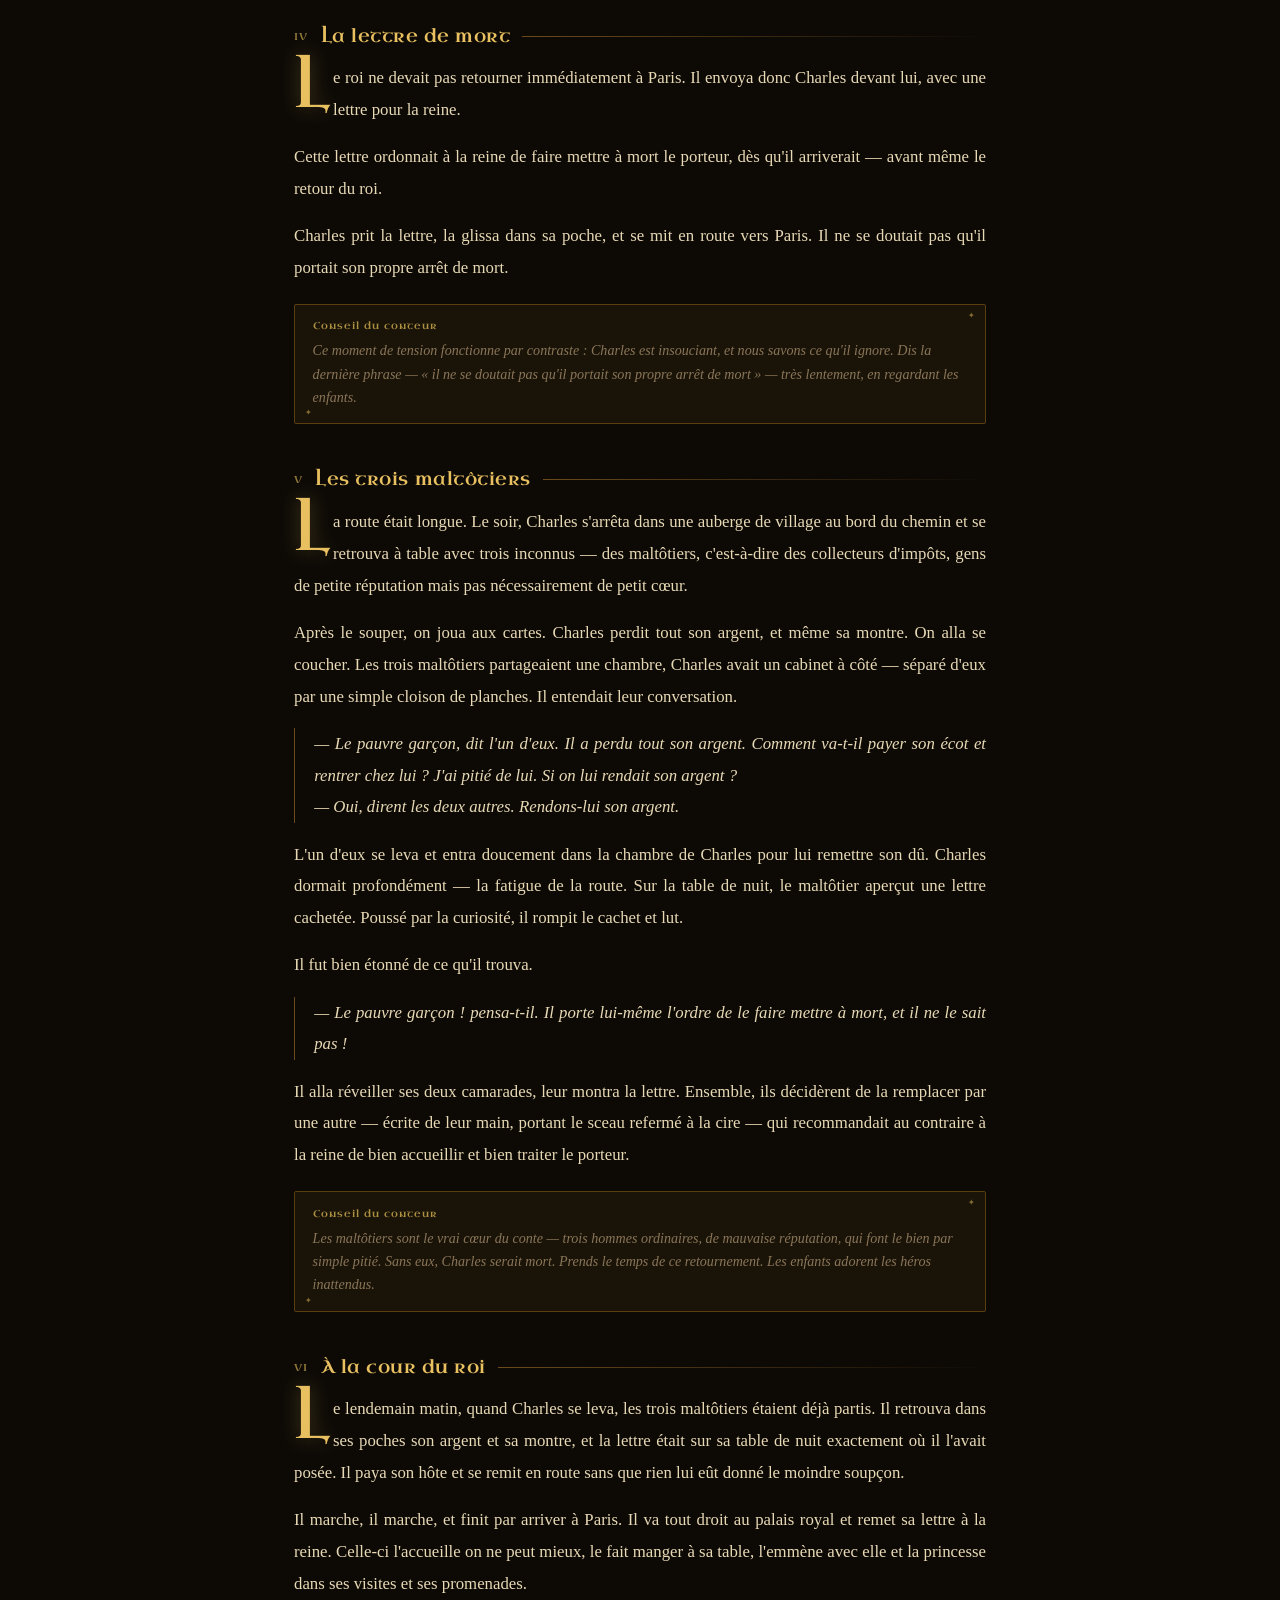
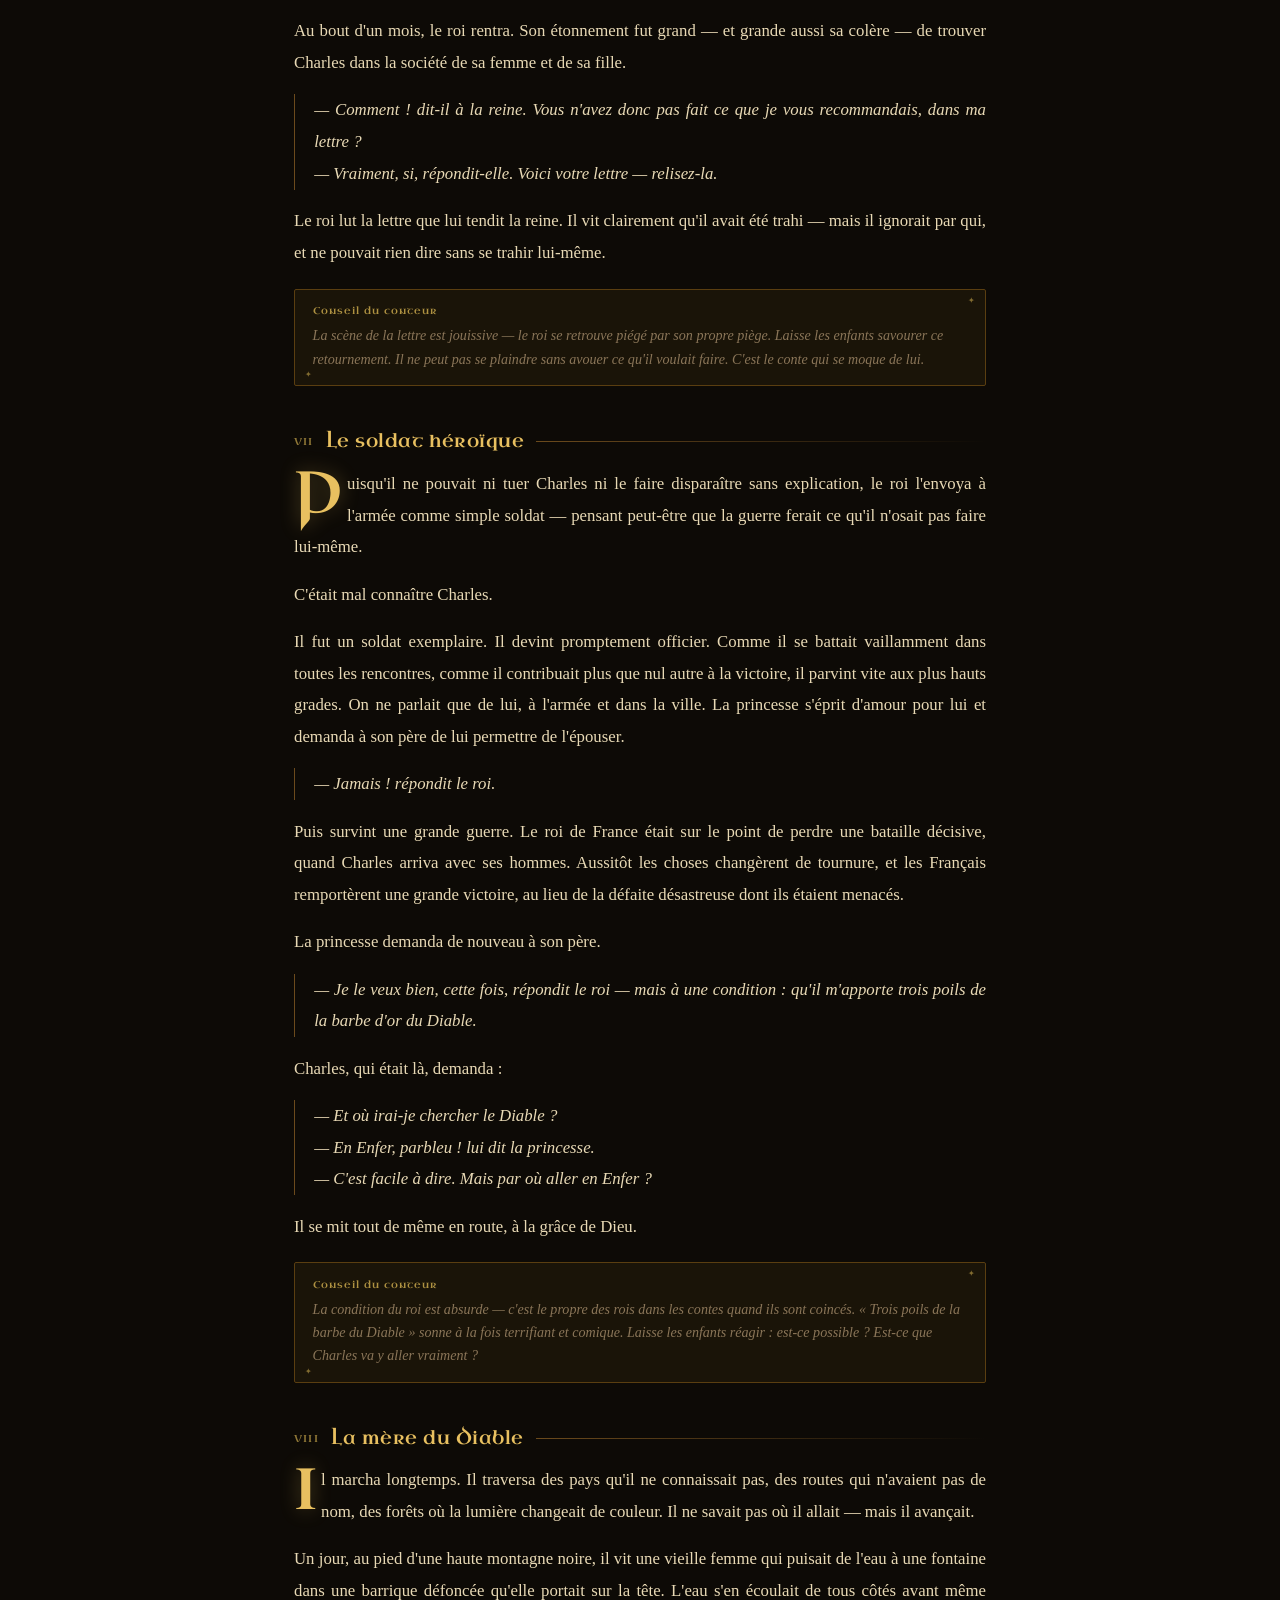
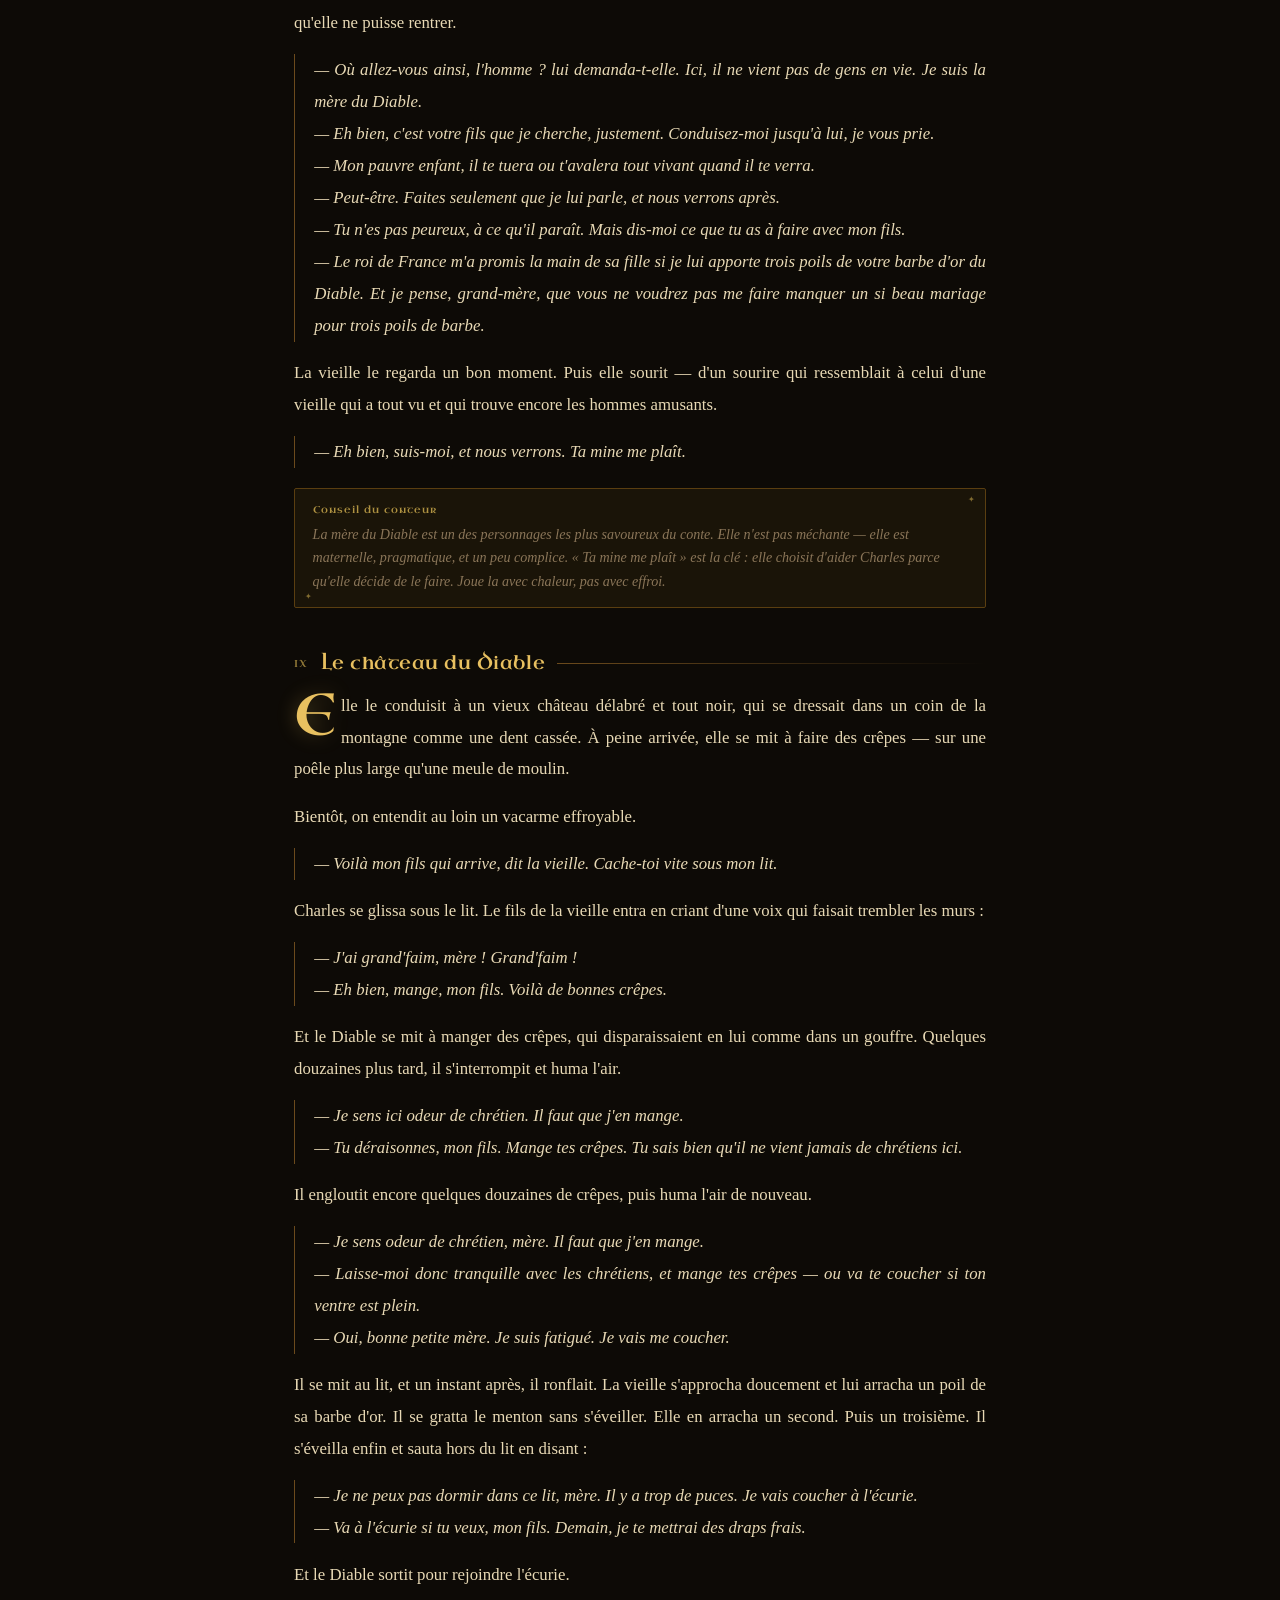
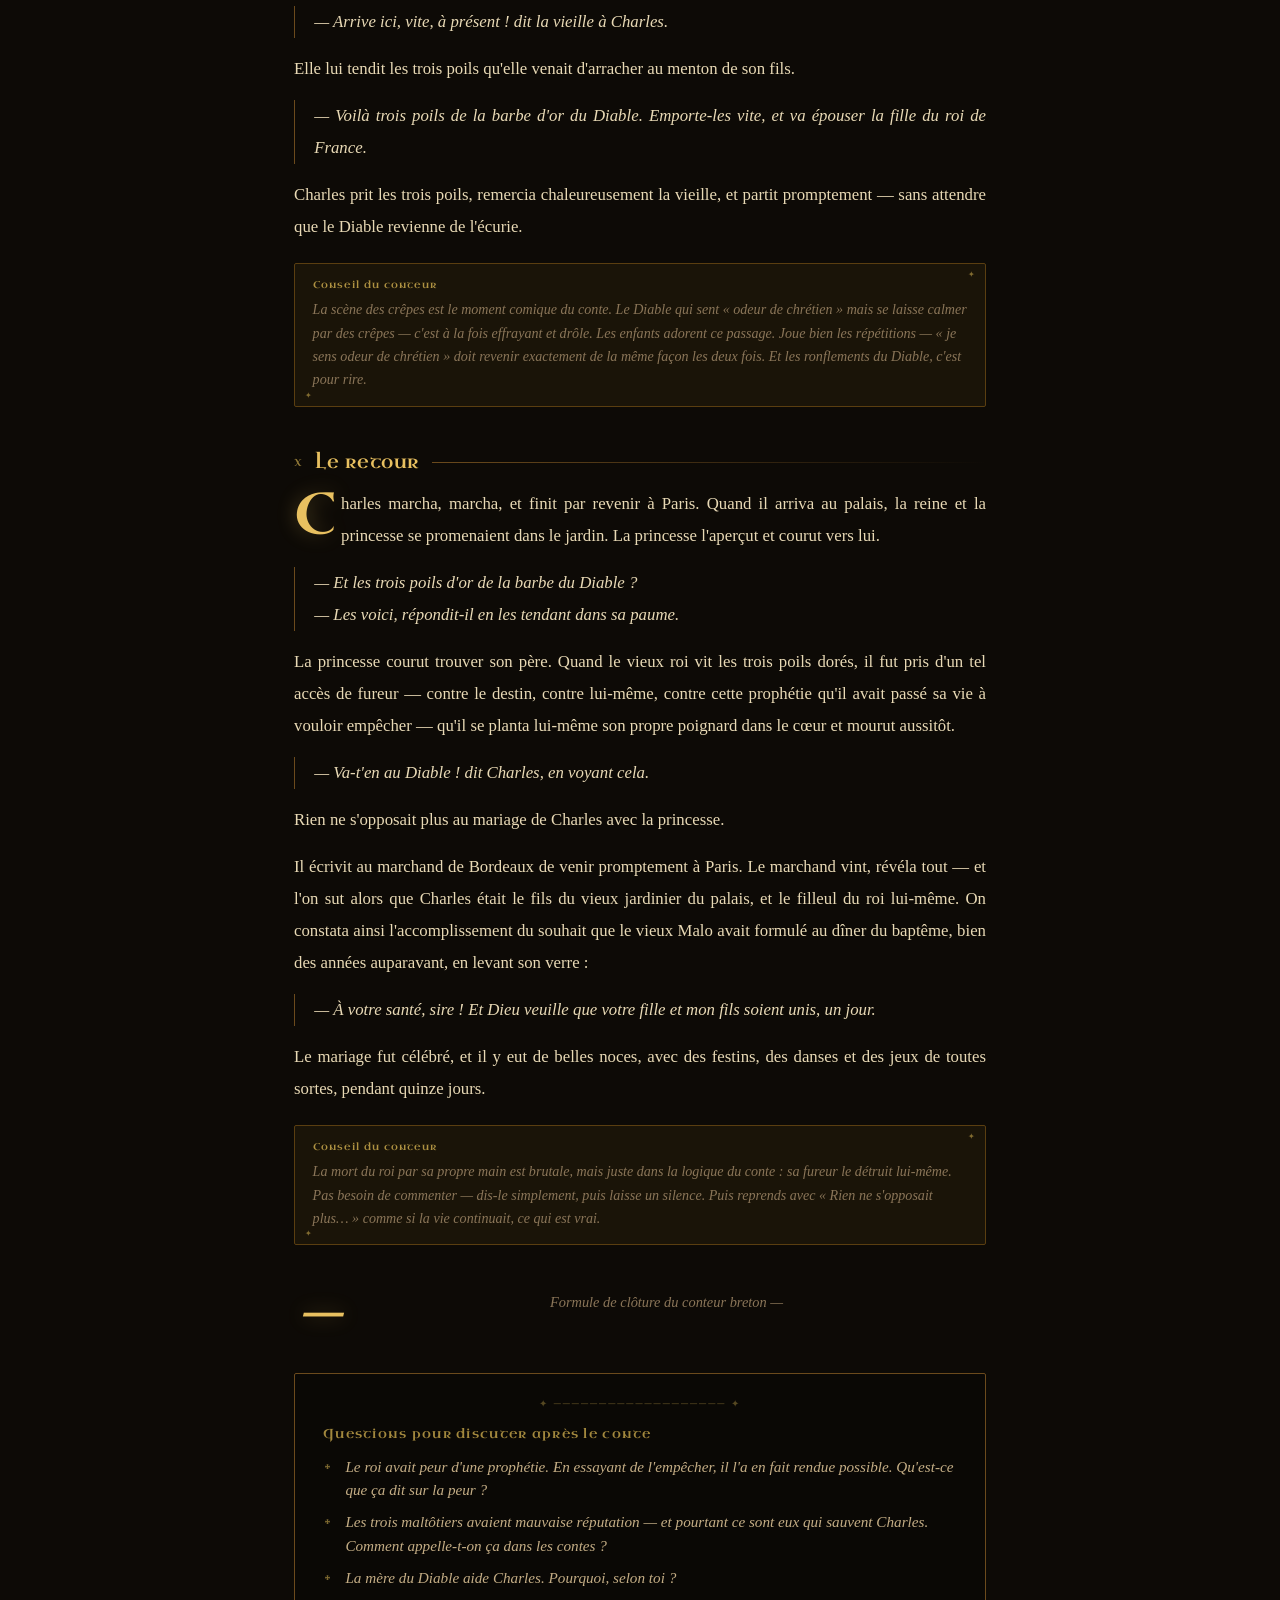
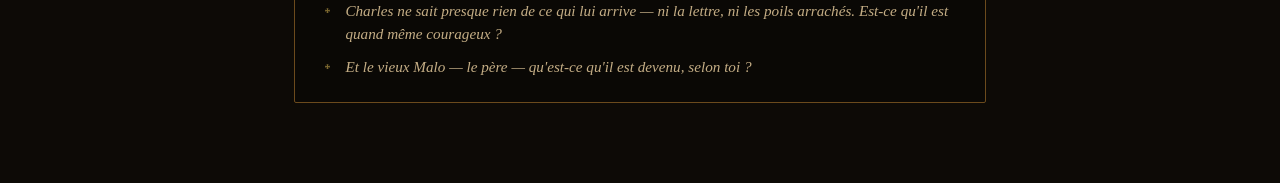
<file: trois_poils.html>
<!DOCTYPE html>
<html lang="fr">
<head>
<meta charset="UTF-8">
<meta name="viewport" content="width=device-width, initial-scale=1.0">
<title>Les Trois Poils de la Barbe d'Or du Diable — Contes de Bretagne</title>
<link rel="stylesheet" href="css/conte.css">
</head>
<body>

<a class="btn-retour" href="index.html#livre">← Grimoire</a>
<div class="progress-bar" id="progress"></div>

<div class="hero">
  <div class="hero-inner">
    <h1>Les Trois Poils de la Barbe d'Or du Diable</h1>
    <p class="hero-sub">Conte breton — Conté à François-Marie Luzel</p>
    <div class="badges">
      <span class="badge">Version enfants · 25 min</span>
      <span class="badge">Dès 7 ans</span>
      <span class="badge">Magie &amp; Créatures</span>
    </div>
  </div>
</div>

<nav class="nav-chapitres" id="nav">
  <button class="nav-btn active" onclick="scrollTo(0,0)">Début</button>
  <button class="nav-btn" onclick="scrollToId('ch1')">Le berceau</button>
  <button class="nav-btn" onclick="scrollToId('ch2')">Le marchand</button>
  <button class="nav-btn" onclick="scrollToId('ch3')">Le secrétaire</button>
  <button class="nav-btn" onclick="scrollToId('ch4')">La lettre</button>
  <button class="nav-btn" onclick="scrollToId('ch5')">Les maltôtiers</button>
  <button class="nav-btn" onclick="scrollToId('ch6')">La cour</button>
  <button class="nav-btn" onclick="scrollToId('ch7')">Le soldat</button>
  <button class="nav-btn" onclick="scrollToId('ch8')">La mère du Diable</button>
  <button class="nav-btn" onclick="scrollToId('ch9')">L'enfer</button>
  <button class="nav-btn" onclick="scrollToId('ch10')">Le retour</button>
</nav>

<div class="main">

  <div class="info-anim">
    <strong>Pour l'animateur :</strong> Les encadrés sont des <em>Conseils du conteur</em> — ils ne se lisent pas à voix haute. Ce conte a été collecté au XIX<sup>e</sup> siècle par François-Marie Luzel, le grand collecteur de contes bretons de Basse-Bretagne. Il appartient à la famille des contes de destin contrariés que l'on retrouve partout en Europe — mais cette version, avec ses maltôtiers bretons et son esprit malicieux, est bien de chez nous.
  </div>

  <!-- ── Intro ── -->
  <div class="chapitre" id="ch0">
    <div class="texte">
      <p>Il se nommait Malo et était jardinier à la cour du roi. Comme il était déjà âgé, il ne travaillait plus guère et avait surtout la surveillance des autres jardiniers. Le roi aimait à causer avec lui quand il venait se promener dans le jardin, et les deux hommes s'entendaient bien — comme peuvent s'entendre un roi et un vieux serviteur qui n'ont plus rien à se prouver.</p>
      <p>Un matin, le roi trouva Malo l'air soucieux entre ses plates-bandes.</p>
      <p class="dialogue">— Ta femme est donc enceinte encore, Malo ?<br>— Oui, sire. Je serai bientôt père pour la sixième fois. J'ai déjà cinq enfants, comme vous savez. Ce qui m'embarrasse le plus, c'est de trouver un parrain pour le sixième.<br>— Qu'à cela ne tienne. Viens me trouver quand l'enfant naîtra, et je lui trouverai un parrain.</p>
      <p>Huit jours plus tard, Malo revint trouver le roi.</p>
      <p class="dialogue">— Il vient de me naître un sixième garçon, sire.<br>— Eh bien, répondit le roi, c'est moi qui serai son parrain.</p>
    </div>
    <div class="conseil-conteur">
      <div class="conseil-label">Conseil du conteur</div>
      <p class="conseil-texte">La relation entre Malo et le roi doit paraître simple et chaleureuse — deux hommes qui se respectent. Ce qui rend la suite d'autant plus injuste. Prends le temps d'installer cette complicité avant d'y mettre une fissure.</p>
    </div>
  </div>

  <!-- ── Ch 1 ── -->
  <div class="chapitre" id="ch1">
    <div class="chapitre-header">
      <span class="chapitre-num">I</span>
      <span class="chapitre-titre">Le berceau de verre</span>
      <span class="chapitre-ligne"></span>
    </div>
    <div class="texte">
      <p>Le baptême fut célébré solennellement au palais. On fit un grand dîner, et vers la fin du repas, Malo — peut-être un peu gai, peut-être simplement heureux — se leva, son verre à la main, et dit d'une voix claire :</p>
      <p class="dialogue">— À votre santé, sire ! Et Dieu fasse la grâce à ce fils nouveau-né d'être un jour l'époux de la princesse votre fille.</p>
      <p>Un silence tomba sur la table. Le roi sourit — mais ce sourire ne montait pas jusqu'aux yeux. Le roi avait justement une fille, née quelques jours plus tôt. Et dans sa tête, une pensée pointait comme une écharde : seul le fils d'un roi épouserait sa fille. Pas le fils d'un jardinier.</p>
      <p>Le vieux monarque ne dit rien ce soir-là. Mais il n'oublia pas.</p>
      <p>Peu après, sous prétexte de s'occuper de l'éducation de l'enfant, le roi fit revenir Malo au palais. Malo y consentit volontiers — il regrettait ses beaux jardins et les bonnes conversations avec son roi. Mais une fois l'enfant entre ses mains, le roi prit ses précautions.</p>
      <p>Charles — c'était le nom du petit — fut un matin posé dans un berceau de verre, scellé, et abandonné sur la grande mer, à la grâce de Dieu.</p>
      <p>Le roi attendait justement son marchand de vin de Bordeaux, qui venait lui livrer sa commande annuelle. Le marchand de Bordeaux, en traversant la mer sur son bâtiment, aperçut entre les vagues un objet étrange — un berceau de verre, ballotté par les flots, avec dedans un nourrisson vivant. Il fit stopper le navire, recueillit l'enfant, admira sa beauté, et décida sur-le-champ de l'emmener à sa femme. Sans même continuer jusqu'à Paris, il fit virer de bord et rentra directement à Bordeaux.</p>
    </div>
    <div class="conseil-conteur">
      <div class="conseil-label">Conseil du conteur</div>
      <p class="conseil-texte">Le roi n'est pas un monstre — c'est un homme qui a peur. Peur d'une prophétie, peur de perdre le contrôle. Ça ne l'excuse pas, mais ça le rend plus vrai. Demande aux enfants : « Pourquoi le roi a-t-il peur d'un bébé ? »</p>
    </div>
  </div>

  <!-- ── Ch 2 ── -->
  <div class="chapitre" id="ch2">
    <div class="chapitre-header">
      <span class="chapitre-num">II</span>
      <span class="chapitre-titre">L'enfant du marchand</span>
      <span class="chapitre-ligne"></span>
    </div>
    <div class="texte">
      <p>La femme du marchand fut heureuse comme jamais. Ils n'avaient pas d'enfants, bien que mariés depuis longtemps, et voilà que son mari lui revenait avec un bébé trouvé en mer — comme un cadeau de la Providence.</p>
      <p>Charles fut élevé et instruit comme s'il eût été le propre fils du marchand. On le rebaptisa, dans la crainte qu'il ne l'eût pas encore été, et le hasard voulut qu'on lui redonnât exactement le même prénom : Charles. On lui trouva des maîtres de toute sorte. Il appelait le marchand et sa femme son père et sa mère — car on le laissa dans une ignorance complète de ses premières années.</p>
      <p>Il grandit ainsi à Bordeaux, vigoureux, instruit, aimé. Sans savoir qu'il était le fils d'un vieux jardinier de Paris, et le filleul d'un roi qui avait voulu le noyer.</p>
    </div>
    <div class="conseil-conteur">
      <div class="conseil-label">Conseil du conteur</div>
      <p class="conseil-texte">Ce chapitre est court — c'est voulu. Il n'y a rien de dramatique ici, juste de la douceur. Une famille qui s'aime. Prends le temps de faire respirer ça avant que les ennuis reprennent.</p>
    </div>
  </div>

  <!-- ── Ch 3 ── -->
  <div class="chapitre" id="ch3">
    <div class="chapitre-header">
      <span class="chapitre-num">III</span>
      <span class="chapitre-titre">Le secrétaire du roi</span>
      <span class="chapitre-ligne"></span>
    </div>
    <div class="texte">
      <p>Des années passèrent. Charles devint un jeune homme de belle mine, vif, bien élevé, capable. Un jour, le roi fit un voyage à Bordeaux. Comme il se promenait en ville, il aperçut Charles devant la boutique du marchand.</p>
      <p>Il s'arrêta. Il le regarda longtemps. Quelque chose dans ce visage lui rappelait quelqu'un.</p>
      <p>Il s'approcha du marchand.</p>
      <p class="dialogue">— Cet enfant est le vôtre ?</p>
      <p>Le marchand lui raconta tout — comment il avait trouvé un berceau de verre en pleine mer, des années plus tôt, avec un nourrisson dedans. Il l'avait recueilli, adopté, élevé comme son propre fils.</p>
      <p>Le roi comprit aussitôt. C'était lui, le même — l'enfant du vieux jardinier, celui dont il avait voulu se débarrasser. Vivant. Grand. En bonne santé. Le destin se moquait de lui.</p>
      <p>Il prit sa décision sans en montrer l'amertume.</p>
      <p class="dialogue">— Cédez-le-moi. J'en ferai mon secrétaire.</p>
      <p>Le marchand céda l'enfant à son roi — mais à regret.</p>
    </div>
    <div class="conseil-conteur">
      <div class="conseil-label">Conseil du conteur</div>
      <p class="conseil-texte">Le roi ne dit pas la vérité. Il prend Charles avec lui non pas pour l'élever, mais pour l'avoir sous la main. Ce moment où il reconnaît l'enfant qu'il a abandonné est fort — fais une petite pause après « le roi comprit aussitôt ».</p>
    </div>
  </div>

  <!-- ── Ch 4 ── -->
  <div class="chapitre" id="ch4">
    <div class="chapitre-header">
      <span class="chapitre-num">IV</span>
      <span class="chapitre-titre">La lettre de mort</span>
      <span class="chapitre-ligne"></span>
    </div>
    <div class="texte">
      <p>Le roi ne devait pas retourner immédiatement à Paris. Il envoya donc Charles devant lui, avec une lettre pour la reine.</p>
      <p>Cette lettre ordonnait à la reine de faire mettre à mort le porteur, dès qu'il arriverait — avant même le retour du roi.</p>
      <p>Charles prit la lettre, la glissa dans sa poche, et se mit en route vers Paris. Il ne se doutait pas qu'il portait son propre arrêt de mort.</p>
    </div>
    <div class="conseil-conteur">
      <div class="conseil-label">Conseil du conteur</div>
      <p class="conseil-texte">Ce moment de tension fonctionne par contraste : Charles est insouciant, et nous savons ce qu'il ignore. Dis la dernière phrase — « il ne se doutait pas qu'il portait son propre arrêt de mort » — très lentement, en regardant les enfants.</p>
    </div>
  </div>

  <!-- ── Ch 5 ── -->
  <div class="chapitre" id="ch5">
    <div class="chapitre-header">
      <span class="chapitre-num">V</span>
      <span class="chapitre-titre">Les trois maltôtiers</span>
      <span class="chapitre-ligne"></span>
    </div>
    <div class="texte">
      <p>La route était longue. Le soir, Charles s'arrêta dans une auberge de village au bord du chemin et se retrouva à table avec trois inconnus — des maltôtiers, c'est-à-dire des collecteurs d'impôts, gens de petite réputation mais pas nécessairement de petit cœur.</p>
      <p>Après le souper, on joua aux cartes. Charles perdit tout son argent, et même sa montre. On alla se coucher. Les trois maltôtiers partageaient une chambre, Charles avait un cabinet à côté — séparé d'eux par une simple cloison de planches. Il entendait leur conversation.</p>
      <p class="dialogue">— Le pauvre garçon, dit l'un d'eux. Il a perdu tout son argent. Comment va-t-il payer son écot et rentrer chez lui ? J'ai pitié de lui. Si on lui rendait son argent ?<br>— Oui, dirent les deux autres. Rendons-lui son argent.</p>
      <p>L'un d'eux se leva et entra doucement dans la chambre de Charles pour lui remettre son dû. Charles dormait profondément — la fatigue de la route. Sur la table de nuit, le maltôtier aperçut une lettre cachetée. Poussé par la curiosité, il rompit le cachet et lut.</p>
      <p>Il fut bien étonné de ce qu'il trouva.</p>
      <p class="dialogue">— Le pauvre garçon ! pensa-t-il. Il porte lui-même l'ordre de le faire mettre à mort, et il ne le sait pas !</p>
      <p>Il alla réveiller ses deux camarades, leur montra la lettre. Ensemble, ils décidèrent de la remplacer par une autre — écrite de leur main, portant le sceau refermé à la cire — qui recommandait au contraire à la reine de bien accueillir et bien traiter le porteur.</p>
    </div>
    <div class="conseil-conteur">
      <div class="conseil-label">Conseil du conteur</div>
      <p class="conseil-texte">Les maltôtiers sont le vrai cœur du conte — trois hommes ordinaires, de mauvaise réputation, qui font le bien par simple pitié. Sans eux, Charles serait mort. Prends le temps de ce retournement. Les enfants adorent les héros inattendus.</p>
    </div>
  </div>

  <!-- ── Ch 6 ── -->
  <div class="chapitre" id="ch6">
    <div class="chapitre-header">
      <span class="chapitre-num">VI</span>
      <span class="chapitre-titre">À la cour du roi</span>
      <span class="chapitre-ligne"></span>
    </div>
    <div class="texte">
      <p>Le lendemain matin, quand Charles se leva, les trois maltôtiers étaient déjà partis. Il retrouva dans ses poches son argent et sa montre, et la lettre était sur sa table de nuit exactement où il l'avait posée. Il paya son hôte et se remit en route sans que rien lui eût donné le moindre soupçon.</p>
      <p>Il marche, il marche, et finit par arriver à Paris. Il va tout droit au palais royal et remet sa lettre à la reine. Celle-ci l'accueille on ne peut mieux, le fait manger à sa table, l'emmène avec elle et la princesse dans ses visites et ses promenades.</p>
      <p>Au bout d'un mois, le roi rentra. Son étonnement fut grand — et grande aussi sa colère — de trouver Charles dans la société de sa femme et de sa fille.</p>
      <p class="dialogue">— Comment ! dit-il à la reine. Vous n'avez donc pas fait ce que je vous recommandais, dans ma lettre ?<br>— Vraiment, si, répondit-elle. Voici votre lettre — relisez-la.</p>
      <p>Le roi lut la lettre que lui tendit la reine. Il vit clairement qu'il avait été trahi — mais il ignorait par qui, et ne pouvait rien dire sans se trahir lui-même.</p>
    </div>
    <div class="conseil-conteur">
      <div class="conseil-label">Conseil du conteur</div>
      <p class="conseil-texte">La scène de la lettre est jouissive — le roi se retrouve piégé par son propre piège. Laisse les enfants savourer ce retournement. Il ne peut pas se plaindre sans avouer ce qu'il voulait faire. C'est le conte qui se moque de lui.</p>
    </div>
  </div>

  <!-- ── Ch 7 ── -->
  <div class="chapitre" id="ch7">
    <div class="chapitre-header">
      <span class="chapitre-num">VII</span>
      <span class="chapitre-titre">Le soldat héroïque</span>
      <span class="chapitre-ligne"></span>
    </div>
    <div class="texte">
      <p>Puisqu'il ne pouvait ni tuer Charles ni le faire disparaître sans explication, le roi l'envoya à l'armée comme simple soldat — pensant peut-être que la guerre ferait ce qu'il n'osait pas faire lui-même.</p>
      <p>C'était mal connaître Charles.</p>
      <p>Il fut un soldat exemplaire. Il devint promptement officier. Comme il se battait vaillamment dans toutes les rencontres, comme il contribuait plus que nul autre à la victoire, il parvint vite aux plus hauts grades. On ne parlait que de lui, à l'armée et dans la ville. La princesse s'éprit d'amour pour lui et demanda à son père de lui permettre de l'épouser.</p>
      <p class="dialogue">— Jamais ! répondit le roi.</p>
      <p>Puis survint une grande guerre. Le roi de France était sur le point de perdre une bataille décisive, quand Charles arriva avec ses hommes. Aussitôt les choses changèrent de tournure, et les Français remportèrent une grande victoire, au lieu de la défaite désastreuse dont ils étaient menacés.</p>
      <p>La princesse demanda de nouveau à son père.</p>
      <p class="dialogue">— Je le veux bien, cette fois, répondit le roi — mais à une condition : qu'il m'apporte trois poils de la barbe d'or du Diable.</p>
      <p>Charles, qui était là, demanda :</p>
      <p class="dialogue">— Et où irai-je chercher le Diable ?<br>— En Enfer, parbleu ! lui dit la princesse.<br>— C'est facile à dire. Mais par où aller en Enfer ?</p>
      <p>Il se mit tout de même en route, à la grâce de Dieu.</p>
    </div>
    <div class="conseil-conteur">
      <div class="conseil-label">Conseil du conteur</div>
      <p class="conseil-texte">La condition du roi est absurde — c'est le propre des rois dans les contes quand ils sont coincés. « Trois poils de la barbe du Diable » sonne à la fois terrifiant et comique. Laisse les enfants réagir : est-ce possible ? Est-ce que Charles va y aller vraiment ?</p>
    </div>
  </div>

  <!-- ── Ch 8 ── -->
  <div class="chapitre" id="ch8">
    <div class="chapitre-header">
      <span class="chapitre-num">VIII</span>
      <span class="chapitre-titre">La mère du Diable</span>
      <span class="chapitre-ligne"></span>
    </div>
    <div class="texte">
      <p>Il marcha longtemps. Il traversa des pays qu'il ne connaissait pas, des routes qui n'avaient pas de nom, des forêts où la lumière changeait de couleur. Il ne savait pas où il allait — mais il avançait.</p>
      <p>Un jour, au pied d'une haute montagne noire, il vit une vieille femme qui puisait de l'eau à une fontaine dans une barrique défoncée qu'elle portait sur la tête. L'eau s'en écoulait de tous côtés avant même qu'elle ne puisse rentrer.</p>
      <p class="dialogue">— Où allez-vous ainsi, l'homme ? lui demanda-t-elle. Ici, il ne vient pas de gens en vie. Je suis la mère du Diable.<br>— Eh bien, c'est votre fils que je cherche, justement. Conduisez-moi jusqu'à lui, je vous prie.<br>— Mon pauvre enfant, il te tuera ou t'avalera tout vivant quand il te verra.<br>— Peut-être. Faites seulement que je lui parle, et nous verrons après.<br>— Tu n'es pas peureux, à ce qu'il paraît. Mais dis-moi ce que tu as à faire avec mon fils.<br>— Le roi de France m'a promis la main de sa fille si je lui apporte trois poils de votre barbe d'or du Diable. Et je pense, grand-mère, que vous ne voudrez pas me faire manquer un si beau mariage pour trois poils de barbe.</p>
      <p>La vieille le regarda un bon moment. Puis elle sourit — d'un sourire qui ressemblait à celui d'une vieille qui a tout vu et qui trouve encore les hommes amusants.</p>
      <p class="dialogue">— Eh bien, suis-moi, et nous verrons. Ta mine me plaît.</p>
    </div>
    <div class="conseil-conteur">
      <div class="conseil-label">Conseil du conteur</div>
      <p class="conseil-texte">La mère du Diable est un des personnages les plus savoureux du conte. Elle n'est pas méchante — elle est maternelle, pragmatique, et un peu complice. « Ta mine me plaît » est la clé : elle choisit d'aider Charles parce qu'elle décide de le faire. Joue la avec chaleur, pas avec effroi.</p>
    </div>
  </div>

  <!-- ── Ch 9 ── -->
  <div class="chapitre" id="ch9">
    <div class="chapitre-header">
      <span class="chapitre-num">IX</span>
      <span class="chapitre-titre">Le château du Diable</span>
      <span class="chapitre-ligne"></span>
    </div>
    <div class="texte">
      <p>Elle le conduisit à un vieux château délabré et tout noir, qui se dressait dans un coin de la montagne comme une dent cassée. À peine arrivée, elle se mit à faire des crêpes — sur une poêle plus large qu'une meule de moulin.</p>
      <p>Bientôt, on entendit au loin un vacarme effroyable.</p>
      <p class="dialogue">— Voilà mon fils qui arrive, dit la vieille. Cache-toi vite sous mon lit.</p>
      <p>Charles se glissa sous le lit. Le fils de la vieille entra en criant d'une voix qui faisait trembler les murs :</p>
      <p class="dialogue">— J'ai grand'faim, mère ! Grand'faim !<br>— Eh bien, mange, mon fils. Voilà de bonnes crêpes.</p>
      <p>Et le Diable se mit à manger des crêpes, qui disparaissaient en lui comme dans un gouffre. Quelques douzaines plus tard, il s'interrompit et huma l'air.</p>
      <p class="dialogue">— Je sens ici odeur de chrétien. Il faut que j'en mange.<br>— Tu déraisonnes, mon fils. Mange tes crêpes. Tu sais bien qu'il ne vient jamais de chrétiens ici.</p>
      <p>Il engloutit encore quelques douzaines de crêpes, puis huma l'air de nouveau.</p>
      <p class="dialogue">— Je sens odeur de chrétien, mère. Il faut que j'en mange.<br>— Laisse-moi donc tranquille avec les chrétiens, et mange tes crêpes — ou va te coucher si ton ventre est plein.<br>— Oui, bonne petite mère. Je suis fatigué. Je vais me coucher.</p>
      <p>Il se mit au lit, et un instant après, il ronflait. La vieille s'approcha doucement et lui arracha un poil de sa barbe d'or. Il se gratta le menton sans s'éveiller. Elle en arracha un second. Puis un troisième. Il s'éveilla enfin et sauta hors du lit en disant :</p>
      <p class="dialogue">— Je ne peux pas dormir dans ce lit, mère. Il y a trop de puces. Je vais coucher à l'écurie.<br>— Va à l'écurie si tu veux, mon fils. Demain, je te mettrai des draps frais.</p>
      <p>Et le Diable sortit pour rejoindre l'écurie.</p>
      <p class="dialogue">— Arrive ici, vite, à présent ! dit la vieille à Charles.</p>
      <p>Elle lui tendit les trois poils qu'elle venait d'arracher au menton de son fils.</p>
      <p class="dialogue">— Voilà trois poils de la barbe d'or du Diable. Emporte-les vite, et va épouser la fille du roi de France.</p>
      <p>Charles prit les trois poils, remercia chaleureusement la vieille, et partit promptement — sans attendre que le Diable revienne de l'écurie.</p>
    </div>
    <div class="conseil-conteur">
      <div class="conseil-label">Conseil du conteur</div>
      <p class="conseil-texte">La scène des crêpes est le moment comique du conte. Le Diable qui sent « odeur de chrétien » mais se laisse calmer par des crêpes — c'est à la fois effrayant et drôle. Les enfants adorent ce passage. Joue bien les répétitions — « je sens odeur de chrétien » doit revenir exactement de la même façon les deux fois. Et les ronflements du Diable, c'est pour rire.</p>
    </div>
  </div>

  <!-- ── Ch 10 ── -->
  <div class="chapitre" id="ch10">
    <div class="chapitre-header">
      <span class="chapitre-num">X</span>
      <span class="chapitre-titre">Le retour</span>
      <span class="chapitre-ligne"></span>
    </div>
    <div class="texte">
      <p>Charles marcha, marcha, et finit par revenir à Paris. Quand il arriva au palais, la reine et la princesse se promenaient dans le jardin. La princesse l'aperçut et courut vers lui.</p>
      <p class="dialogue">— Et les trois poils d'or de la barbe du Diable ?<br>— Les voici, répondit-il en les tendant dans sa paume.</p>
      <p>La princesse courut trouver son père. Quand le vieux roi vit les trois poils dorés, il fut pris d'un tel accès de fureur — contre le destin, contre lui-même, contre cette prophétie qu'il avait passé sa vie à vouloir empêcher — qu'il se planta lui-même son propre poignard dans le cœur et mourut aussitôt.</p>
      <p class="dialogue">— Va-t'en au Diable ! dit Charles, en voyant cela.</p>
      <p>Rien ne s'opposait plus au mariage de Charles avec la princesse.</p>
      <p>Il écrivit au marchand de Bordeaux de venir promptement à Paris. Le marchand vint, révéla tout — et l'on sut alors que Charles était le fils du vieux jardinier du palais, et le filleul du roi lui-même. On constata ainsi l'accomplissement du souhait que le vieux Malo avait formulé au dîner du baptême, bien des années auparavant, en levant son verre :</p>
      <p class="dialogue">— À votre santé, sire ! Et Dieu veuille que votre fille et mon fils soient unis, un jour.</p>
      <p>Le mariage fut célébré, et il y eut de belles noces, avec des festins, des danses et des jeux de toutes sortes, pendant quinze jours.</p>
    </div>
    <div class="conseil-conteur">
      <div class="conseil-label">Conseil du conteur</div>
      <p class="conseil-texte">La mort du roi par sa propre main est brutale, mais juste dans la logique du conte : sa fureur le détruit lui-même. Pas besoin de commenter — dis-le simplement, puis laisse un silence. Puis reprends avec « Rien ne s'opposait plus… » comme si la vie continuait, ce qui est vrai.</p>
    </div>
  </div>

  <!-- ── Épilogue ── -->
  <div class="chapitre" id="ch11">
    <div class="texte">
      <p style="margin-top:1.5rem;text-align:center;font-style:italic;color:var(--parchemin-3);font-size:.9rem;">
        — Formule de clôture du conteur breton —
      </p>
    </div>
  </div>

  <!-- ── Questions ── -->
  <div class="fin-bloc">
    <div class="fin-titre">Questions pour discuter après le conte</div>
    <ul class="fin-questions">
      <li>Le roi avait peur d'une prophétie. En essayant de l'empêcher, il l'a en fait rendue possible. Qu'est-ce que ça dit sur la peur ?</li>
      <li>Les trois maltôtiers avaient mauvaise réputation — et pourtant ce sont eux qui sauvent Charles. Comment appelle-t-on ça dans les contes ?</li>
      <li>La mère du Diable aide Charles. Pourquoi, selon toi ?</li>
      <li>Charles ne sait presque rien de ce qui lui arrive — ni la lettre, ni les poils arrachés. Est-ce qu'il est quand même courageux ?</li>
      <li>Et le vieux Malo — le père — qu'est-ce qu'il est devenu, selon toi ?</li>
    </ul>
  </div>

</div>

<script>
  window.addEventListener('scroll', () => {
    const el = document.documentElement;
    const pct = el.scrollTop / (el.scrollHeight - el.clientHeight) * 100;
    document.getElementById('progress').style.width = pct + '%';
  });

  const obs = new IntersectionObserver(entries => {
    entries.forEach(e => { if (e.isIntersecting) e.target.classList.add('visible'); });
  }, { threshold: 0.1 });
  document.querySelectorAll('.chapitre').forEach(el => obs.observe(el));

  function scrollToId(id) {
    document.getElementById(id)?.scrollIntoView({ behavior: 'smooth', block: 'start' });
  }

  const chapitres = document.querySelectorAll('.chapitre');
  const navBtns   = document.querySelectorAll('.nav-btn');

  window.addEventListener('scroll', () => {
    let current = 0;
    chapitres.forEach((ch, i) => {
      if (ch.getBoundingClientRect().top < window.innerHeight / 2) current = i;
    });
    navBtns.forEach((b, i) => b.classList.toggle('active', i === current));
  });
</script>
</body>
</html>
</file>
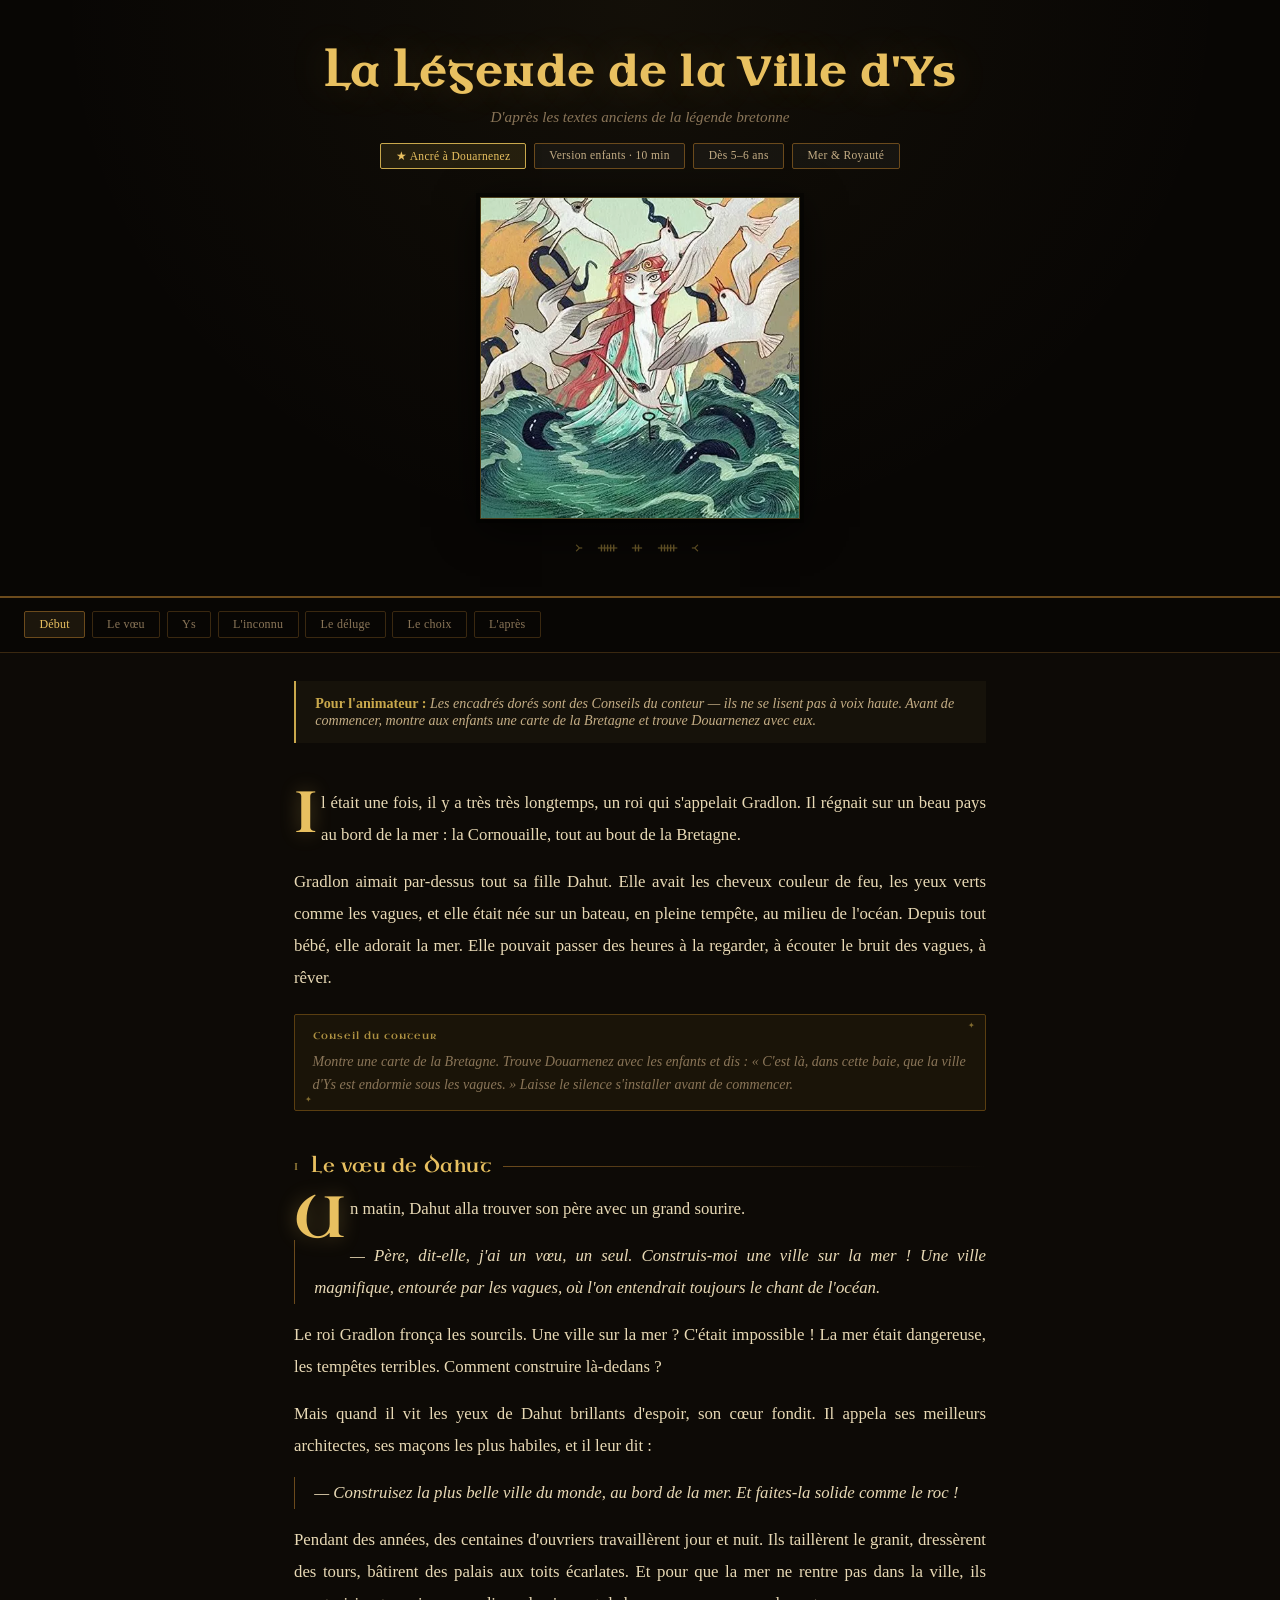
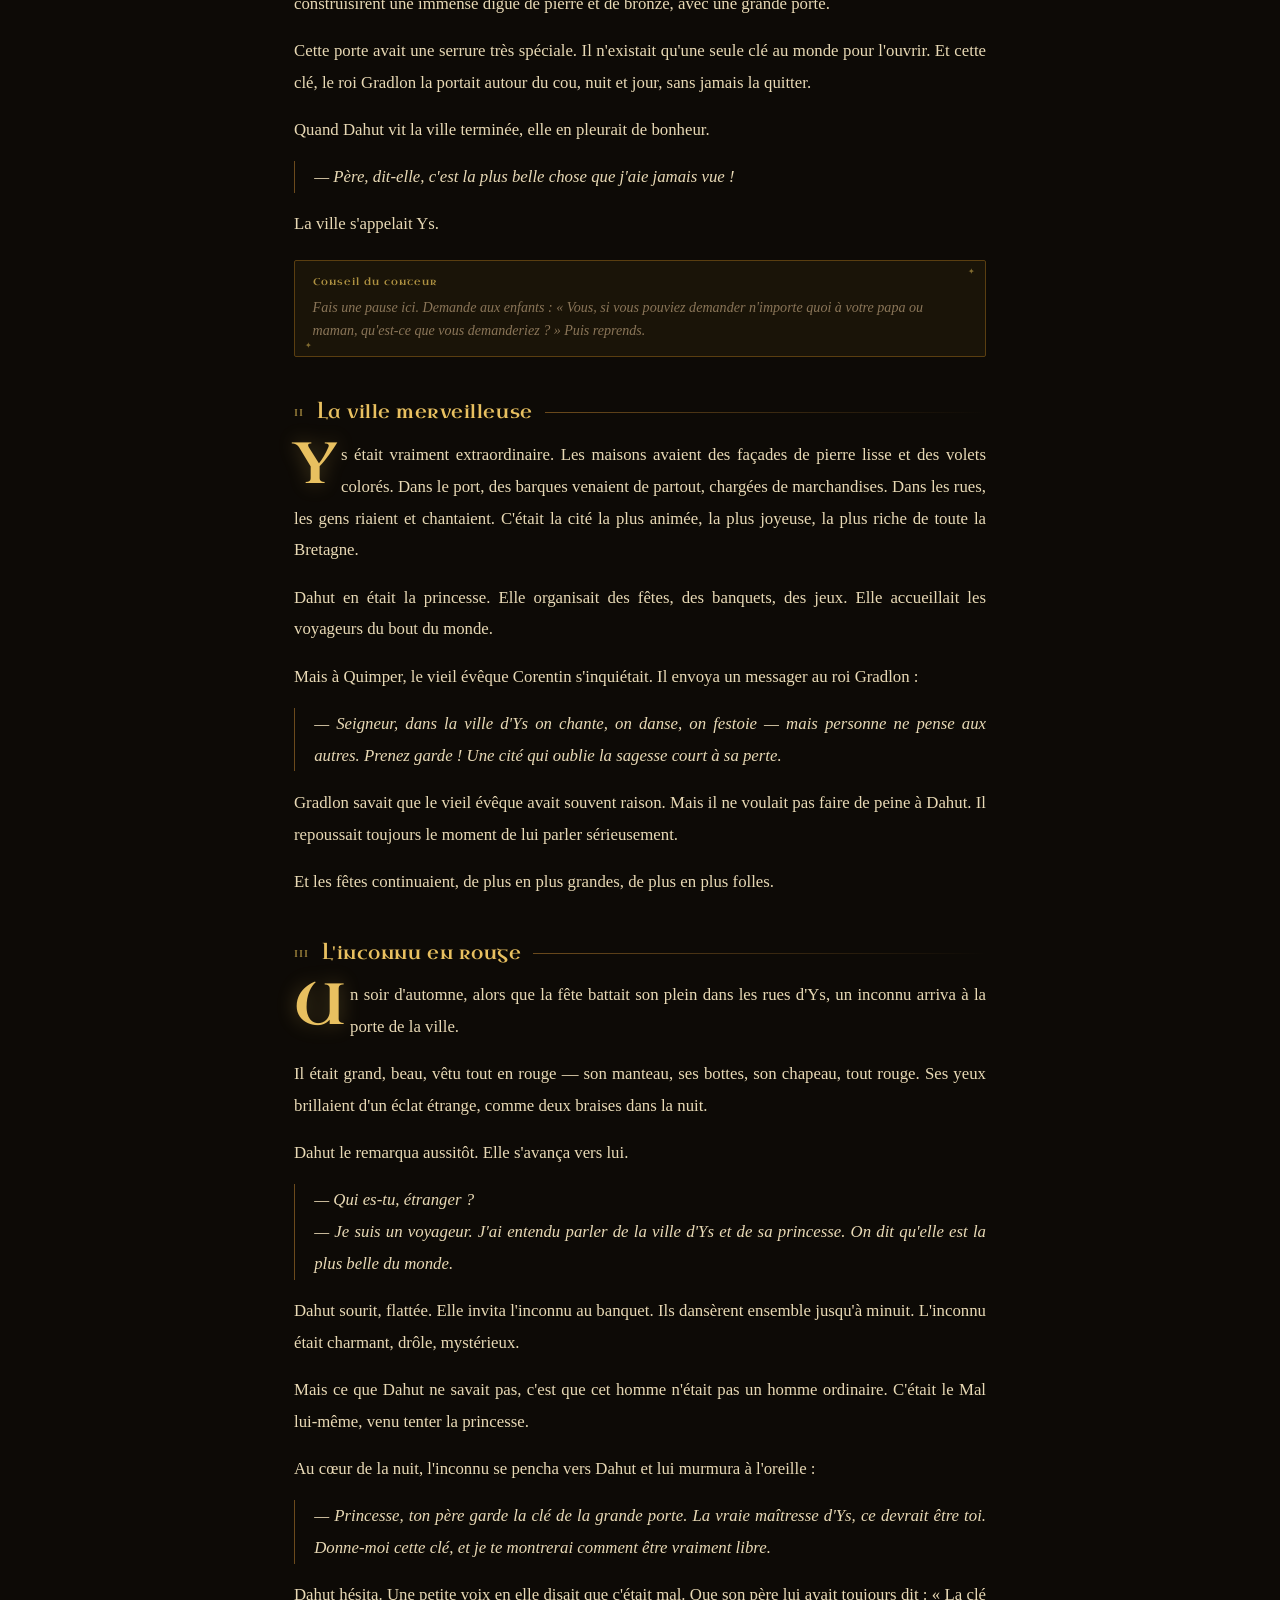
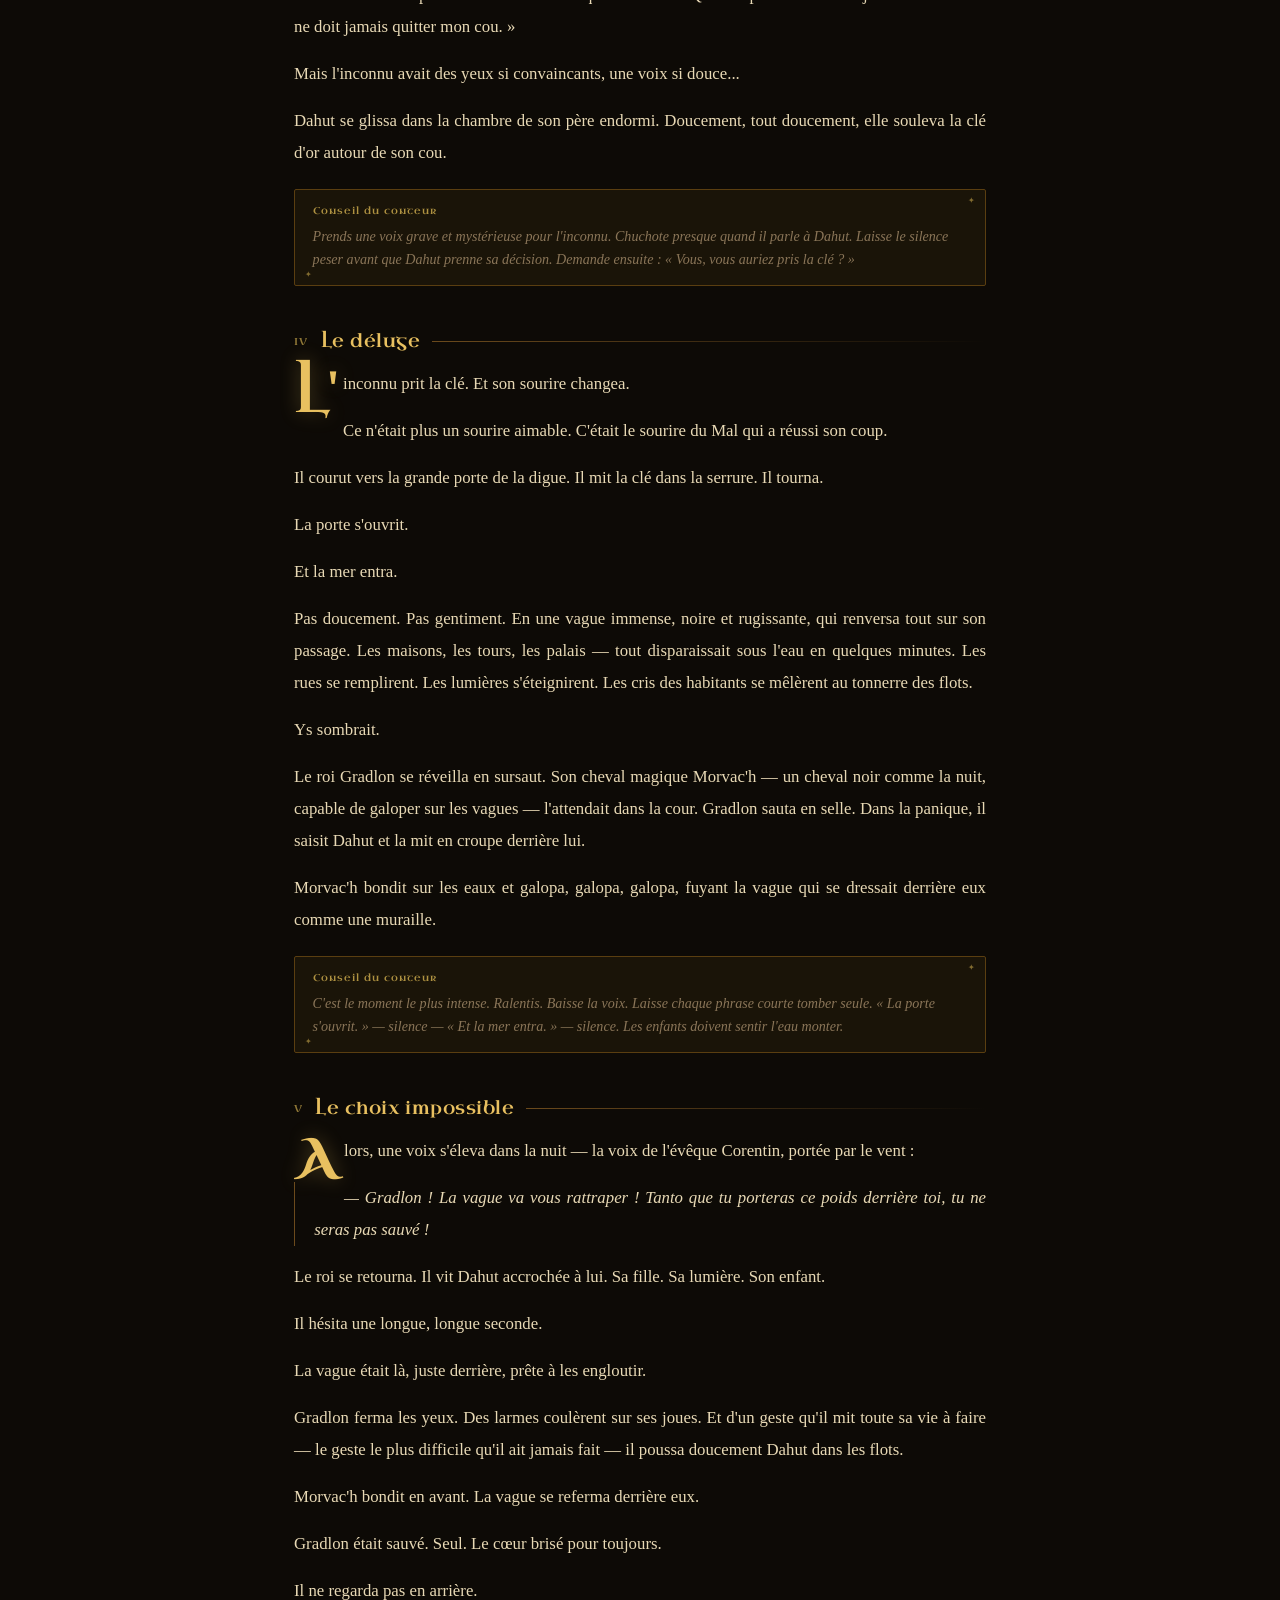
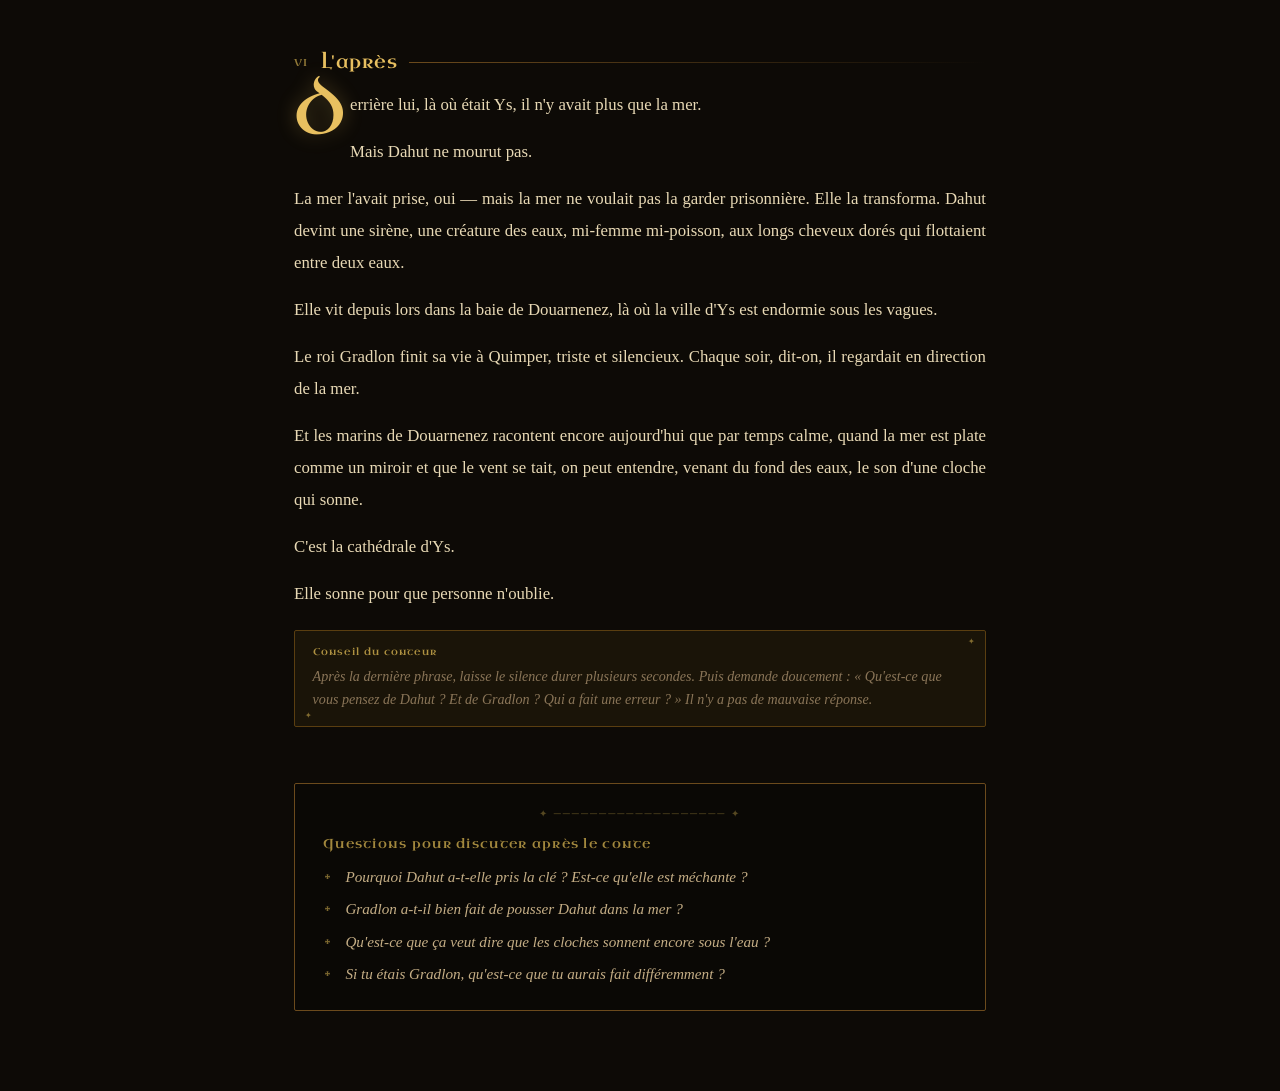
<file: ys_conte.html>
<!DOCTYPE html>
<html lang="fr">
<head>
<meta charset="UTF-8">
<meta name="viewport" content="width=device-width, initial-scale=1.0">
<title>La Légende de la Ville d'Ys — Version enfants</title>
<link rel="stylesheet" href="css/conte.css">
</head>
<body>

<div class="progress-bar" id="progress"></div>

<div class="hero">
  <div class="hero-inner">
    <h1>La Légende de la Ville d'Ys</h1>
    <p class="hero-sub">D'après les textes anciens de la légende bretonne</p>
    <div class="badges">
      <span class="badge local">★ Ancré à Douarnenez</span>
      <span class="badge">Version enfants · 10 min</span>
      <span class="badge">Dès 5–6 ans</span>
      <span class="badge">Mer &amp; Royauté</span>
    </div>
    <img class="hero-illus" src="images/ys.jpg" alt="Dahut, princesse d'Ys">
  </div>
</div>

<nav class="nav-chapitres" id="nav">
  <button class="nav-btn active" onclick="scrollTo(0,0)">Début</button>
  <button class="nav-btn" onclick="scrollToId('ch1')">Le vœu</button>
  <button class="nav-btn" onclick="scrollToId('ch2')">Ys</button>
  <button class="nav-btn" onclick="scrollToId('ch3')">L'inconnu</button>
  <button class="nav-btn" onclick="scrollToId('ch4')">Le déluge</button>
  <button class="nav-btn" onclick="scrollToId('ch5')">Le choix</button>
  <button class="nav-btn" onclick="scrollToId('ch6')">L'après</button>
</nav>

<div class="main">

  <div class="info-anim">
    <strong>Pour l'animateur :</strong> Les encadrés dorés sont des <em>Conseils du conteur</em> — ils ne se lisent pas à voix haute. Avant de commencer, montre aux enfants une carte de la Bretagne et trouve Douarnenez avec eux.
  </div>

  <!-- ── Intro ── -->
  <div class="chapitre" id="ch0">
    <div class="texte">
      <p>Il était une fois, il y a très très longtemps, un roi qui s'appelait Gradlon. Il régnait sur un beau pays au bord de la mer : la Cornouaille, tout au bout de la Bretagne.</p>
      <p>Gradlon aimait par-dessus tout sa fille Dahut. Elle avait les cheveux couleur de feu, les yeux verts comme les vagues, et elle était née sur un bateau, en pleine tempête, au milieu de l'océan. Depuis tout bébé, elle adorait la mer. Elle pouvait passer des heures à la regarder, à écouter le bruit des vagues, à rêver.</p>
    </div>
    <div class="conseil-conteur">
      <div class="conseil-label">Conseil du conteur</div>
      <p class="conseil-texte">Montre une carte de la Bretagne. Trouve Douarnenez avec les enfants et dis : « C'est là, dans cette baie, que la ville d'Ys est endormie sous les vagues. » Laisse le silence s'installer avant de commencer.</p>
    </div>
  </div>

  <!-- ── Ch 1 ── -->
  <div class="chapitre" id="ch1">
    <div class="chapitre-header">
      <span class="chapitre-num">I</span>
      <span class="chapitre-titre">Le vœu de Dahut</span>
      <span class="chapitre-ligne"></span>
    </div>
    <div class="texte">
      <p>Un matin, Dahut alla trouver son père avec un grand sourire.</p>
      <p class="dialogue">— Père, dit-elle, j'ai un vœu, un seul. Construis-moi une ville sur la mer ! Une ville magnifique, entourée par les vagues, où l'on entendrait toujours le chant de l'océan.</p>
      <p>Le roi Gradlon fronça les sourcils. Une ville sur la mer ? C'était impossible ! La mer était dangereuse, les tempêtes terribles. Comment construire là-dedans ?</p>
      <p>Mais quand il vit les yeux de Dahut brillants d'espoir, son cœur fondit. Il appela ses meilleurs architectes, ses maçons les plus habiles, et il leur dit :</p>
      <p class="dialogue">— Construisez la plus belle ville du monde, au bord de la mer. Et faites-la solide comme le roc !</p>
      <p>Pendant des années, des centaines d'ouvriers travaillèrent jour et nuit. Ils taillèrent le granit, dressèrent des tours, bâtirent des palais aux toits écarlates. Et pour que la mer ne rentre pas dans la ville, ils construisirent une immense digue de pierre et de bronze, avec une grande porte.</p>
      <p>Cette porte avait une serrure très spéciale. Il n'existait qu'une seule clé au monde pour l'ouvrir. Et cette clé, le roi Gradlon la portait autour du cou, nuit et jour, sans jamais la quitter.</p>
      <p>Quand Dahut vit la ville terminée, elle en pleurait de bonheur.</p>
      <p class="dialogue">— Père, dit-elle, c'est la plus belle chose que j'aie jamais vue !</p>
      <p>La ville s'appelait Ys.</p>
    </div>
    <div class="conseil-conteur">
      <div class="conseil-label">Conseil du conteur</div>
      <p class="conseil-texte">Fais une pause ici. Demande aux enfants : « Vous, si vous pouviez demander n'importe quoi à votre papa ou maman, qu'est-ce que vous demanderiez ? » Puis reprends.</p>
    </div>
  </div>

  <!-- ── Ch 2 ── -->
  <div class="chapitre" id="ch2">
    <div class="chapitre-header">
      <span class="chapitre-num">II</span>
      <span class="chapitre-titre">La ville merveilleuse</span>
      <span class="chapitre-ligne"></span>
    </div>
    <div class="texte">
      <p>Ys était vraiment extraordinaire. Les maisons avaient des façades de pierre lisse et des volets colorés. Dans le port, des barques venaient de partout, chargées de marchandises. Dans les rues, les gens riaient et chantaient. C'était la cité la plus animée, la plus joyeuse, la plus riche de toute la Bretagne.</p>
      <p>Dahut en était la princesse. Elle organisait des fêtes, des banquets, des jeux. Elle accueillait les voyageurs du bout du monde.</p>
      <p>Mais à Quimper, le vieil évêque Corentin s'inquiétait. Il envoya un messager au roi Gradlon :</p>
      <p class="dialogue">— Seigneur, dans la ville d'Ys on chante, on danse, on festoie — mais personne ne pense aux autres. Prenez garde ! Une cité qui oublie la sagesse court à sa perte.</p>
      <p>Gradlon savait que le vieil évêque avait souvent raison. Mais il ne voulait pas faire de peine à Dahut. Il repoussait toujours le moment de lui parler sérieusement.</p>
      <p>Et les fêtes continuaient, de plus en plus grandes, de plus en plus folles.</p>
    </div>
  </div>

  <!-- ── Ch 3 ── -->
  <div class="chapitre" id="ch3">
    <div class="chapitre-header">
      <span class="chapitre-num">III</span>
      <span class="chapitre-titre">L'inconnu en rouge</span>
      <span class="chapitre-ligne"></span>
    </div>
    <div class="texte">
      <p>Un soir d'automne, alors que la fête battait son plein dans les rues d'Ys, un inconnu arriva à la porte de la ville.</p>
      <p>Il était grand, beau, vêtu tout en rouge — son manteau, ses bottes, son chapeau, tout rouge. Ses yeux brillaient d'un éclat étrange, comme deux braises dans la nuit.</p>
      <p>Dahut le remarqua aussitôt. Elle s'avança vers lui.</p>
      <p class="dialogue">— Qui es-tu, étranger ?<br>— Je suis un voyageur. J'ai entendu parler de la ville d'Ys et de sa princesse. On dit qu'elle est la plus belle du monde.</p>
      <p>Dahut sourit, flattée. Elle invita l'inconnu au banquet. Ils dansèrent ensemble jusqu'à minuit. L'inconnu était charmant, drôle, mystérieux.</p>
      <p>Mais ce que Dahut ne savait pas, c'est que cet homme n'était pas un homme ordinaire. C'était le Mal lui-même, venu tenter la princesse.</p>
      <p>Au cœur de la nuit, l'inconnu se pencha vers Dahut et lui murmura à l'oreille :</p>
      <p class="dialogue">— Princesse, ton père garde la clé de la grande porte. La vraie maîtresse d'Ys, ce devrait être toi. Donne-moi cette clé, et je te montrerai comment être vraiment libre.</p>
      <p>Dahut hésita. Une petite voix en elle disait que c'était mal. Que son père lui avait toujours dit : « La clé ne doit jamais quitter mon cou. »</p>
      <p>Mais l'inconnu avait des yeux si convaincants, une voix si douce...</p>
      <p>Dahut se glissa dans la chambre de son père endormi. Doucement, tout doucement, elle souleva la clé d'or autour de son cou.</p>
    </div>
    <div class="conseil-conteur">
      <div class="conseil-label">Conseil du conteur</div>
      <p class="conseil-texte">Prends une voix grave et mystérieuse pour l'inconnu. Chuchote presque quand il parle à Dahut. Laisse le silence peser avant que Dahut prenne sa décision. Demande ensuite : « Vous, vous auriez pris la clé ? »</p>
    </div>
  </div>

  <!-- ── Ch 4 ── -->
  <div class="chapitre" id="ch4">
    <div class="chapitre-header">
      <span class="chapitre-num">IV</span>
      <span class="chapitre-titre">Le déluge</span>
      <span class="chapitre-ligne"></span>
    </div>
    <div class="texte">
      <p>L'inconnu prit la clé. Et son sourire changea.</p>
      <p>Ce n'était plus un sourire aimable. C'était le sourire du Mal qui a réussi son coup.</p>
      <p>Il courut vers la grande porte de la digue. Il mit la clé dans la serrure. Il tourna.</p>
      <p>La porte s'ouvrit.</p>
      <p>Et la mer entra.</p>
      <p>Pas doucement. Pas gentiment. En une vague immense, noire et rugissante, qui renversa tout sur son passage. Les maisons, les tours, les palais — tout disparaissait sous l'eau en quelques minutes. Les rues se remplirent. Les lumières s'éteignirent. Les cris des habitants se mêlèrent au tonnerre des flots.</p>
      <p>Ys sombrait.</p>
      <p>Le roi Gradlon se réveilla en sursaut. Son cheval magique Morvac'h — un cheval noir comme la nuit, capable de galoper sur les vagues — l'attendait dans la cour. Gradlon sauta en selle. Dans la panique, il saisit Dahut et la mit en croupe derrière lui.</p>
      <p>Morvac'h bondit sur les eaux et galopa, galopa, galopa, fuyant la vague qui se dressait derrière eux comme une muraille.</p>
    </div>
    <div class="conseil-conteur">
      <div class="conseil-label">Conseil du conteur</div>
      <p class="conseil-texte">C'est le moment le plus intense. Ralentis. Baisse la voix. Laisse chaque phrase courte tomber seule. « La porte s'ouvrit. » — silence — « Et la mer entra. » — silence. Les enfants doivent sentir l'eau monter.</p>
    </div>
  </div>

  <!-- ── Ch 5 ── -->
  <div class="chapitre" id="ch5">
    <div class="chapitre-header">
      <span class="chapitre-num">V</span>
      <span class="chapitre-titre">Le choix impossible</span>
      <span class="chapitre-ligne"></span>
    </div>
    <div class="texte">
      <p>Alors, une voix s'éleva dans la nuit — la voix de l'évêque Corentin, portée par le vent :</p>
      <p class="dialogue">— Gradlon ! La vague va vous rattraper ! Tanto que tu porteras ce poids derrière toi, tu ne seras pas sauvé !</p>
      <p>Le roi se retourna. Il vit Dahut accrochée à lui. Sa fille. Sa lumière. Son enfant.</p>
      <p>Il hésita une longue, longue seconde.</p>
      <p>La vague était là, juste derrière, prête à les engloutir.</p>
      <p>Gradlon ferma les yeux. Des larmes coulèrent sur ses joues. Et d'un geste qu'il mit toute sa vie à faire — le geste le plus difficile qu'il ait jamais fait — il poussa doucement Dahut dans les flots.</p>
      <p>Morvac'h bondit en avant. La vague se referma derrière eux.</p>
      <p>Gradlon était sauvé. Seul. Le cœur brisé pour toujours.</p>
      <p>Il ne regarda pas en arrière.</p>
    </div>
  </div>

  <!-- ── Ch 6 ── -->
  <div class="chapitre" id="ch6">
    <div class="chapitre-header">
      <span class="chapitre-num">VI</span>
      <span class="chapitre-titre">L'après</span>
      <span class="chapitre-ligne"></span>
    </div>
    <div class="texte">
      <p>Derrière lui, là où était Ys, il n'y avait plus que la mer.</p>
      <p>Mais Dahut ne mourut pas.</p>
      <p>La mer l'avait prise, oui — mais la mer ne voulait pas la garder prisonnière. Elle la transforma. Dahut devint une sirène, une créature des eaux, mi-femme mi-poisson, aux longs cheveux dorés qui flottaient entre deux eaux.</p>
      <p>Elle vit depuis lors dans la baie de Douarnenez, là où la ville d'Ys est endormie sous les vagues.</p>
      <p>Le roi Gradlon finit sa vie à Quimper, triste et silencieux. Chaque soir, dit-on, il regardait en direction de la mer.</p>
      <p>Et les marins de Douarnenez racontent encore aujourd'hui que par temps calme, quand la mer est plate comme un miroir et que le vent se tait, on peut entendre, venant du fond des eaux, le son d'une cloche qui sonne.</p>
      <p>C'est la cathédrale d'Ys.</p>
      <p>Elle sonne pour que personne n'oublie.</p>
    </div>
    <div class="conseil-conteur">
      <div class="conseil-label">Conseil du conteur</div>
      <p class="conseil-texte">Après la dernière phrase, laisse le silence durer plusieurs secondes. Puis demande doucement : « Qu'est-ce que vous pensez de Dahut ? Et de Gradlon ? Qui a fait une erreur ? » Il n'y a pas de mauvaise réponse.</p>
    </div>
  </div>

  <!-- ── Questions ── -->
  <div class="fin-bloc">
    <div class="fin-titre">Questions pour discuter après le conte</div>
    <ul class="fin-questions">
      <li>Pourquoi Dahut a-t-elle pris la clé ? Est-ce qu'elle est méchante ?</li>
      <li>Gradlon a-t-il bien fait de pousser Dahut dans la mer ?</li>
      <li>Qu'est-ce que ça veut dire que les cloches sonnent encore sous l'eau ?</li>
      <li>Si tu étais Gradlon, qu'est-ce que tu aurais fait différemment ?</li>
    </ul>
  </div>

</div>

<script>
  // Barre de progression
  window.addEventListener('scroll', () => {
    const el = document.documentElement;
    const pct = el.scrollTop / (el.scrollHeight - el.clientHeight) * 100;
    document.getElementById('progress').style.width = pct + '%';
  });

  // Apparition des chapitres au scroll
  const obs = new IntersectionObserver(entries => {
    entries.forEach(e => { if (e.isIntersecting) e.target.classList.add('visible'); });
  }, { threshold: 0.1 });
  document.querySelectorAll('.chapitre').forEach(el => obs.observe(el));

  // Navigation
  function scrollToId(id) {
    document.getElementById(id)?.scrollIntoView({ behavior: 'smooth', block: 'start' });
  }

  // Mise en surbrillance du chapitre actif dans la nav
  const chapitres = document.querySelectorAll('.chapitre');
  const navBtns = document.querySelectorAll('.nav-btn');
  const chapIds = ['ch0','ch1','ch2','ch3','ch4','ch5','ch6'];

  window.addEventListener('scroll', () => {
    let current = 0;
    chapitres.forEach((ch, i) => {
      if (ch.getBoundingClientRect().top < window.innerHeight / 2) current = i;
    });
    navBtns.forEach((b, i) => b.classList.toggle('active', i === current));
  });
</script>
</body>
</html>
</file>
<file: css/catalogue.css>
@import url('https://fonts.googleapis.com/css2?family=Uncial+Antiqua&family=IM+Fell+English:ital@0;1&display=swap');

* { box-sizing: border-box; margin: 0; padding: 0; }

body {
  font-family: 'IM Fell English', Georgia, serif;
  background: #080604;
  min-height: 100vh;
  overflow: hidden;
}

.cache { display: none !important; }

/* ══════════════════════════════
   LANDING — grimoire fermé
══════════════════════════════ */
#landing {
  position: fixed;
  inset: 0;
  display: grid;
  place-items: center;
  background: #080604;
  cursor: pointer;
  z-index: 10;
}
#landing::before {
  content: '';
  position: absolute;
  inset: 0;
  background: radial-gradient(ellipse at 50% 45%, rgba(201,168,76,0.07) 0%, transparent 65%);
  pointer-events: none;
}

.grimoire-wrap {
  display: flex;
  flex-direction: column;
  align-items: center;
  gap: 2rem;
}

/* Grimoire : le livre fermé */
.grimoire {
  width: min(360px, 58vw);
  height: min(510px, 82vw);
  position: relative;
  transform-style: preserve-3d;
  filter: drop-shadow(0px 16px 50px rgba(0,0,0,0.95));
}

/* Pages empilées (fond) */
.grimoire-dos {
  position: absolute;
  inset: 0;
  border-radius: 3px 6px 6px 3px;
  background: linear-gradient(to bottom, #D4B880, #C4A060, #B89050);
  box-shadow: 1px 0 0 #BEA050, 2px 0 0 #B49040, 3px 0 0 #AA8838, 4px 0 0 #A08030;
}

/* Couverture (se retourne à l'ouverture) */
.grimoire-couverture {
  position: absolute;
  inset: 0;
  border-radius: 2px 5px 5px 2px;
  background: linear-gradient(160deg, #1E5C22 0%, #143818 55%, #1A5020 100%);
  border-left: 7px solid #0E2410;
  display: flex;
  flex-direction: column;
  align-items: center;
  justify-content: center;
  gap: 0.5rem;
  padding: 1.5rem 1rem;
  transform-origin: left center;
  backface-visibility: hidden;
  transition: transform 1.2s cubic-bezier(0.7, 0, 0.3, 1);
  /* Triple frame : ligne or > vert > tressage > vert > ligne or */
  box-shadow:
    inset 0 0 0 3px #C9A84C,
    inset 0 0 0 5px #163C1A,
    inset 0 0 0 19px rgba(180,135,15,0.55),
    inset 0 0 0 21px #163C1A,
    inset 0 0 0 23px #C9A84C,
    6px 6px 28px rgba(0,0,0,0.95);
}
/* Motif tressé sur le bandeau */
.grimoire-couverture::before {
  content: '';
  position: absolute;
  inset: 5px;
  border: 13px solid transparent;
  border-image: repeating-linear-gradient(
    -45deg,
    #C9A84C 0px, #C9A84C 2px,
    #6B4A08 2px, #6B4A08 4px
  ) 13;
  pointer-events: none;
}
.grimoire.ouverture .grimoire-couverture {
  transform: rotateY(-180deg);
}

/* Anneau celtique central */
.cover-anneau {
  width: 120px;
  height: 120px;
  border-radius: 50%;
  background: radial-gradient(circle, rgba(201,168,76,0.06) 0%, transparent 65%);
  border: 4px solid #C9A84C;
  box-shadow:
    0 0 0 2px #5A3C08,
    0 0 0 5px #C9A84C,
    inset 0 0 0 3px #5A3C08,
    inset 0 0 0 7px rgba(201,168,76,0.25);
  margin: 0.5rem 0;
  flex-shrink: 0;
  position: relative;
  display: flex;
  align-items: center;
  justify-content: center;
}

.cover-triskel {
  width: 78px;
  height: 78px;
  object-fit: contain;
  filter: drop-shadow(0 0 5px rgba(201,168,76,0.5));
}

.cover-title {
  font-family: 'Uncial Antiqua', serif;
  font-size: 22px;
  font-weight: 400;
  color: #E0BC50;
  text-align: center;
  line-height: 1.45;
  letter-spacing: 0.04em;
  text-shadow: 0 1px 8px rgba(0,0,0,0.5);
  position: relative; z-index: 2;
}
.cover-sub {
  font-size: 12px;
  color: rgba(201,168,76,0.6);
  font-style: italic;
  text-align: center;
  letter-spacing: 0.04em;
  position: relative; z-index: 2;
}
.cover-edition {
  font-size: 11px;
  color: rgba(201,168,76,0.35);
  font-style: italic;
  letter-spacing: 0.06em;
  position: relative; z-index: 2;
}

.landing-hint {
  font-style: italic;
  font-size: 13px;
  color: rgba(201,168,76,0.4);
  letter-spacing: 0.1em;
  animation: pulse 2.8s ease-in-out infinite;
}
@keyframes pulse {
  0%, 100% { opacity: 0.35; }
  50%       { opacity: 0.75; }
}

/* ══════════════════════════════
   LIVRE OUVERT
══════════════════════════════ */
#livre {
  position: fixed;
  inset: 0;
  display: flex;
  align-items: center;
  justify-content: center;
  background: #080604;
}

.scene-livre {
  display: flex;
  flex-direction: column;
  align-items: center;
  width: 100%;
  height: 100%;
  padding: 1rem;
  justify-content: center;
  gap: 0.75rem;
}

.livre {
  display: flex;
  width: min(1375px, 100%);
  height: min(875px, calc(100vh - 2rem));
  box-shadow: 0 20px 70px rgba(0,0,0,0.95), 0 4px 16px rgba(0,0,0,0.6);
  border-radius: 4px;
}

/* ── Pages ── */
.page {
  flex: 1;
  min-width: 0;
  background: linear-gradient(160deg, #F0E4C0 0%, #E8D4A0 70%, #DECA88 100%);
  color: #1C0A02;
  display: flex;
  flex-direction: column;
  overflow: hidden;
  position: relative;
  word-wrap: break-word;
  overflow-wrap: break-word;
}
.page-gauche { border-radius: 4px 0 0 4px; box-shadow: inset -12px 0 28px rgba(0,0,0,0.12); }
.page-droite { border-radius: 0 4px 4px 0; box-shadow: inset 12px 0 28px rgba(0,0,0,0.08); transform-origin: left center; }

/* Animation page droite */
.page-droite.tourne { animation: tourner 0.5s ease; }
@keyframes tourner {
  0%  { transform: perspective(900px) rotateY(0deg);   opacity: 1; }
  45% { transform: perspective(900px) rotateY(-22deg); opacity: 0.3; }
  55% { transform: perspective(900px) rotateY(-22deg); opacity: 0; }
  100%{ transform: perspective(900px) rotateY(0deg);   opacity: 1; }
}

/* ── En-tête page ── */
.page-entete {
  display: flex;
  align-items: center;
  justify-content: space-between;
  padding: 0.65rem 1.2rem 0.5rem;
  border-bottom: 1px solid rgba(120,70,20,0.18);
  flex-shrink: 0;
}
.page-chapitre {
  font-style: italic;
  font-size: 11px;
  color: rgba(80,40,10,0.65);
  letter-spacing: 0.04em;
}
.page-numero {
  font-family: 'Uncial Antiqua', serif;
  font-size: 11px;
  color: rgba(80,40,10,0.45);
}

/* ── Corps ── */
.page-corps {
  flex: 1;
  overflow-y: auto;
  overflow-x: hidden;
  padding: 0.7rem 1.2rem 0.4rem;
  scrollbar-width: thin;
  scrollbar-color: rgba(120,70,20,0.18) transparent;
}
.page-corps::-webkit-scrollbar { width: 3px; }
.page-corps::-webkit-scrollbar-thumb { background: rgba(120,70,20,0.2); border-radius: 2px; }

/* ── Pied ── */
.page-pied {
  padding: 0.45rem 1.2rem;
  text-align: center;
  border-top: 1px solid rgba(120,70,20,0.12);
  flex-shrink: 0;
}
.ornement { font-size: 9px; color: rgba(120,70,20,0.35); letter-spacing: 4px; }

/* ── Reliure ── */
.reliure {
  width: 22px;
  background: linear-gradient(to right, #180C04, #3A2010, #251408, #3A2010, #180C04);
  display: flex;
  align-items: center;
  justify-content: center;
  flex-shrink: 0;
  position: relative;
}
.reliure::before, .reliure::after {
  content: '';
  position: absolute;
  left: 0; right: 0;
  height: 1px;
  background: rgba(201,168,76,0.12);
}
.reliure::before { top: 18%; }
.reliure::after  { top: 82%; }
.reliure-texte {
  font-family: 'Uncial Antiqua', serif;
  font-size: 7px;
  color: rgba(201,168,76,0.25);
  writing-mode: vertical-rl;
  text-orientation: mixed;
  letter-spacing: 0.15em;
  transform: rotate(180deg);
}

/* ══════════════════════════════
   PAGE GAUCHE — navigation
══════════════════════════════ */
.barre-recherche {
  width: 100%;
  padding: 5px 9px;
  font-family: 'IM Fell English', serif;
  font-size: 12px;
  font-style: italic;
  border: 1px solid rgba(120,70,20,0.22);
  border-radius: 2px;
  background: rgba(255,255,255,0.28);
  color: #1C0A02;
  margin-bottom: 7px;
}
.barre-recherche::placeholder { color: rgba(80,40,10,0.45); }
.barre-recherche:focus { outline: none; border-color: rgba(120,70,20,0.45); background: rgba(255,255,255,0.45); }

.filtres {
  display: flex;
  gap: 4px;
  flex-wrap: wrap;
  margin-bottom: 9px;
}
.filtre {
  font-family: 'IM Fell English', serif;
  font-size: 10px;
  padding: 2px 7px;
  border: 1px solid rgba(120,70,20,0.18);
  border-radius: 2px;
  background: transparent;
  color: rgba(80,40,10,0.65);
  cursor: pointer;
  transition: all 0.15s;
}
.filtre:hover { background: rgba(120,70,20,0.07); color: #1C0A02; }
.filtre.actif { background: rgba(120,70,20,0.11); color: #3A1A04; border-color: rgba(120,70,20,0.38); font-style: italic; }

.liste-contes { list-style: none; display: flex; flex-direction: column; }

.conte-item {
  display: flex;
  align-items: flex-start;
  gap: 6px;
  padding: 5px 6px;
  border-radius: 2px;
  cursor: pointer;
  transition: background 0.12s;
  border-bottom: 1px solid rgba(120,70,20,0.05);
}
.conte-item:hover { background: rgba(120,70,20,0.07); }
.conte-item.selectionne { background: rgba(120,70,20,0.11); }

.item-dot { font-size: 6px; color: rgba(120,70,20,0.35); margin-top: 5px; flex-shrink: 0; }
.conte-item.selectionne .item-dot { color: #7A4010; }

.item-texte { flex: 1; min-width: 0; }
.item-nom { display: block; font-size: 12px; color: #2A1204; line-height: 1.3; }
.conte-item.selectionne .item-nom { font-weight: 600; color: #1C0A02; }
.item-type { display: block; font-size: 10px; color: rgba(80,40,10,0.55); font-style: italic; margin-top: 1px; }
.item-local { font-size: 9px; color: rgba(140,90,15,0.6); flex-shrink: 0; margin-top: 3px; }

.compte { font-size: 10px; color: rgba(80,40,10,0.45); font-style: italic; margin-top: 7px; text-align: right; }
.aucun { font-size: 12px; color: rgba(80,40,10,0.45); font-style: italic; padding: 1rem 0; text-align: center; }

/* ══════════════════════════════
   PAGE DROITE — détail
══════════════════════════════ */
.detail-nom {
  font-family: 'Uncial Antiqua', serif;
  font-size: 14px;
  font-weight: 400;
  color: #1C0A02;
  line-height: 1.35;
  letter-spacing: 0.03em;
  margin-bottom: 2px;
}
.detail-type { font-size: 10px; color: rgba(80,40,10,0.6); font-style: italic; margin-bottom: 6px; }

.detail-badges { display: flex; gap: 4px; flex-wrap: wrap; margin-bottom: 7px; }
.badge-page {
  font-size: 9px; padding: 2px 6px; border-radius: 2px;
  border: 1px solid; letter-spacing: 0.04em; text-transform: uppercase;
}
.badge-page.badge-mer      { background: rgba(30,80,120,0.09);  color: #1A5080; border-color: rgba(30,80,120,0.22); }
.badge-page.badge-mort     { background: rgba(40,20,10,0.09);   color: #4A2810; border-color: rgba(40,20,10,0.22); }
.badge-page.badge-magie    { background: rgba(60,30,100,0.09);  color: #402870; border-color: rgba(60,30,100,0.18); }
.badge-page.badge-royaute  { background: rgba(120,80,10,0.09);  color: #7A5010; border-color: rgba(120,80,10,0.22); }
.badge-page.badge-creature { background: rgba(120,30,20,0.09);  color: #7A2010; border-color: rgba(120,30,20,0.18); }
.badge-page.badge-amour    { background: rgba(120,20,60,0.09);  color: #7A1840; border-color: rgba(120,20,60,0.18); }

.detail-desc { font-size: 11.5px; line-height: 1.7; color: #2A1204; margin-bottom: 6px; font-style: italic; }

.separateur { font-size: 10px; color: rgba(120,70,20,0.35); text-align: center; letter-spacing: 4px; margin: 6px 0; }

.detail-texte { font-size: 11px; line-height: 1.75; color: #3A1A08; margin-bottom: 8px; text-align: justify; }

.detail-meta { margin-bottom: 7px; }
.detail-meta p { font-size: 10px; color: rgba(60,30,10,0.68); line-height: 1.5; margin-bottom: 3px; }
.detail-meta strong { color: #4A2810; font-weight: 600; }

.detail-pied { display: flex; justify-content: space-between; align-items: center; margin-bottom: 10px; }
.etiquette-locale { font-size: 10px; color: #7A5010; background: rgba(120,80,10,0.09); border: 1px solid rgba(120,80,10,0.22); padding: 2px 8px; border-radius: 2px; font-style: italic; }
.etiquette-age { font-size: 10px; color: rgba(80,40,10,0.5); font-style: italic; }

.lien-conte {
  display: inline-block;
  font-family: 'IM Fell English', serif;
  font-size: 12px;
  padding: 5px 14px;
  border: 1px solid rgba(120,70,20,0.32);
  border-radius: 2px;
  background: transparent;
  color: #4A2810;
  text-decoration: none;
  transition: all 0.18s;
  letter-spacing: 0.02em;
}
.lien-conte:hover { background: rgba(120,70,20,0.09); border-color: rgba(120,70,20,0.55); color: #1C0A02; }

/* ══════════════════════════════
   NAV MOBILE
══════════════════════════════ */
.nav-mobile { display: none; }

/* ══════════════════════════════
   RESPONSIVE
══════════════════════════════ */
@media (max-width: 700px) {
  body { overflow: auto; }

  #livre { position: relative; align-items: flex-start; }

  .scene-livre { padding: 0; gap: 0; justify-content: flex-start; height: 100%; }

  .livre {
    flex-direction: row;
    width: 100%;
    height: calc(100vh - 44px);
    box-shadow: none;
    border-radius: 0;
    overflow: hidden;
    position: relative;
  }

  .reliure { display: none; }

  .page-gauche, .page-droite {
    position: absolute;
    inset: 0;
    width: 100%;
    border-radius: 0;
    flex: none;
    transition: transform 0.35s ease;
  }
  .page-droite { transform: translateX(100%); animation: none !important; }
  .livre.voir-droite .page-gauche { transform: translateX(-100%); }
  .livre.voir-droite .page-droite { transform: translateX(0); }

  .nav-mobile {
    display: flex;
    width: 100%;
    height: 44px;
    background: #100C06;
    border-bottom: 1px solid #3A2810;
    flex-shrink: 0;
  }
  .nav-mobile-btn {
    flex: 1;
    font-family: 'IM Fell English', serif;
    font-size: 13px;
    background: transparent;
    border: none;
    color: rgba(201,168,76,0.45);
    cursor: pointer;
    font-style: italic;
    letter-spacing: 0.04em;
    transition: color 0.15s;
  }
  .nav-mobile-btn.actif { color: #C9A84C; border-bottom: 2px solid #C9A84C; }
}
</file>
<file: css/conte.css>
@import url('https://fonts.googleapis.com/css2?family=Uncial+Antiqua&family=IM+Fell+English:ital@0;1&display=swap');

:root {
  --fond:        #0D0A06;
  --fond-page:   #13100B;
  --parchemin:   #E8D9B5;
  --parchemin-2: #C4AD85;
  --parchemin-3: #8A7558;
  --or:          #C9A84C;
  --or-vif:      #E8C060;
  --rouge:       #8B2222;
  --bordure:     #3A2810;
  --bordure-or:  #6B4A1C;
  --conseil-fond:#1A1408;
  --conseil-bord:#5A3E10;
}

* { box-sizing: border-box; margin: 0; padding: 0; }

body {
  font-family: 'IM Fell English', Georgia, serif;
  background: var(--fond);
  color: var(--parchemin);
  min-height: 100vh;
}

/* ── En-tête / Hero ── */
.hero {
  background: #080604;
  padding: 3rem 2rem 2.5rem;
  text-align: center;
  position: relative;
  border-bottom: 2px solid var(--bordure-or);
}
.hero::before {
  content: '';
  position: absolute;
  inset: 0;
  background:
    radial-gradient(ellipse at 50% 0%, rgba(201,168,76,0.06) 0%, transparent 65%);
  pointer-events: none;
}
.hero::after {
  content: '᚛ ᚔ ᚑ ᚔ ᚜';
  display: block;
  margin-top: 1.25rem;
  font-size: 14px;
  letter-spacing: 6px;
  color: var(--or);
  opacity: 0.5;
}
.hero-inner { position: relative; z-index: 1; }
.hero h1 {
  font-family: 'Uncial Antiqua', serif;
  font-size: clamp(1.5rem, 4vw, 2.5rem);
  color: var(--or-vif);
  letter-spacing: 0.06em;
  line-height: 1.25;
  margin-bottom: .6rem;
  text-shadow: 0 0 40px rgba(232,192,96,0.2);
}
.hero-sub {
  font-family: 'IM Fell English', serif;
  font-style: italic;
  font-size: .95rem;
  color: var(--parchemin-3);
  margin-bottom: 1.1rem;
}
.badges {
  display: flex;
  gap: .5rem;
  justify-content: center;
  flex-wrap: wrap;
}
.badge {
  font-family: 'IM Fell English', serif;
  font-size: .72rem;
  padding: .3rem .9rem;
  border-radius: 2px;
  background: rgba(255,255,255,0.04);
  color: var(--parchemin-2);
  border: 1px solid var(--bordure-or);
  letter-spacing: 0.03em;
}
.badge.local {
  background: rgba(201,168,76,0.12);
  border-color: var(--or);
  color: var(--or-vif);
}

/* ── Bouton retour ── */
.btn-retour {
  display: inline-block;
  position: fixed;
  top: 1rem;
  left: 1rem;
  z-index: 50;
  font-family: 'IM Fell English', serif;
  font-size: .8rem;
  font-style: italic;
  color: rgba(201,168,76,0.7);
  text-decoration: none;
  padding: .4rem .9rem;
  border: 1px solid rgba(201,168,76,0.3);
  border-radius: 2px;
  background: rgba(8,6,4,0.75);
  backdrop-filter: blur(4px);
  letter-spacing: 0.03em;
  transition: all .2s;
}
.btn-retour:hover {
  color: var(--or-vif);
  border-color: var(--or);
  background: rgba(8,6,4,0.9);
}

/* ── Illustration hero ── */
.hero-illus {
  display: block;
  width: min(320px, 80vw);
  margin: 1.75rem auto 0;
  border: 1px solid rgba(201,168,76,0.35);
  box-shadow: 0 8px 40px rgba(0,0,0,0.7), 0 0 0 4px rgba(0,0,0,0.4);
}

/* ── Navigation chapitres ── */
.nav-chapitres {
  display: flex;
  gap: .4rem;
  padding: .85rem 1.5rem;
  overflow-x: auto;
  background: #080604;
  border-bottom: 1px solid var(--bordure);
  scrollbar-width: none;
}
.nav-chapitres::-webkit-scrollbar { display: none; }
.nav-btn {
  flex-shrink: 0;
  font-family: 'IM Fell English', serif;
  font-size: .75rem;
  padding: .3rem .9rem;
  border: 1px solid var(--bordure);
  border-radius: 2px;
  background: transparent;
  color: var(--parchemin-3);
  cursor: pointer;
  transition: all .2s;
  white-space: nowrap;
  letter-spacing: 0.02em;
}
.nav-btn:hover, .nav-btn.active {
  background: rgba(201,168,76,0.1);
  color: var(--or-vif);
  border-color: var(--bordure-or);
}

/* ── Contenu ── */
.main {
  max-width: 740px;
  margin: 0 auto;
  padding: 0 1.5rem 5rem;
}

/* ── Info animateur ── */
.info-anim {
  margin: 1.75rem 0;
  padding: .9rem 1.2rem;
  background: rgba(201,168,76,0.05);
  border-left: 2px solid var(--or);
  font-size: .88rem;
  color: var(--parchemin-2);
  font-style: italic;
}
.info-anim strong { font-style: normal; color: var(--or); font-weight: 600; }

/* ── Chapitres ── */
.chapitre {
  margin-top: 2.75rem;
  scroll-margin-top: 1rem;
  opacity: 0;
  transform: translateY(14px);
  transition: opacity .55s ease, transform .55s ease;
}
.chapitre.visible { opacity: 1; transform: translateY(0); }

.chapitre-header {
  display: flex;
  align-items: center;
  gap: .75rem;
  margin-bottom: .9rem;
}
.chapitre-num {
  font-family: 'Uncial Antiqua', serif;
  font-size: .65rem;
  color: var(--or);
  letter-spacing: .12em;
  text-transform: uppercase;
  white-space: nowrap;
  opacity: 0.7;
}
.chapitre-titre {
  font-family: 'Uncial Antiqua', serif;
  font-size: 1.1rem;
  color: var(--or-vif);
  letter-spacing: .03em;
}
.chapitre-ligne {
  flex: 1;
  height: 1px;
  background: linear-gradient(to right, var(--bordure-or), transparent);
}

/* ── Texte du conte ── */
.texte p {
  font-size: 1.05rem;
  line-height: 1.9;
  color: var(--parchemin);
  margin-bottom: .95rem;
  text-align: justify;
}
.texte p:first-child::first-letter {
  float: left;
  font-family: 'Uncial Antiqua', serif;
  font-size: 3.6rem;
  line-height: .75;
  color: var(--or-vif);
  margin-right: .07em;
  margin-top: .08em;
  text-shadow: 0 0 20px rgba(232,192,96,0.3);
}
.dialogue {
  padding-left: 1.2rem;
  border-left: 1px solid var(--bordure-or);
  font-style: italic;
  color: var(--parchemin-2);
  margin: .4rem 0;
}

/* ── Conseil du conteur ── */
.conseil-conteur {
  margin: 1.25rem 0 .5rem;
  padding: .9rem 1.1rem;
  background: var(--conseil-fond);
  border: 1px solid var(--conseil-bord);
  border-radius: 2px;
  position: relative;
}
.conseil-conteur::before,
.conseil-conteur::after {
  content: '✦';
  position: absolute;
  color: var(--or);
  font-size: 8px;
  opacity: 0.6;
}
.conseil-conteur::before { top: 6px; right: 10px; }
.conseil-conteur::after  { bottom: 6px; left: 10px; }

.conseil-label {
  font-family: 'Uncial Antiqua', serif;
  font-size: .65rem;
  letter-spacing: .1em;
  color: var(--or);
  margin-bottom: .45rem;
  opacity: 0.85;
}
.conseil-texte {
  font-size: .88rem;
  line-height: 1.65;
  color: var(--parchemin-3);
  font-style: italic;
}

/* ── Fin / questions ── */
.fin-bloc {
  margin-top: 3.5rem;
  padding: 1.5rem 1.75rem;
  background: #0A0805;
  border: 1px solid var(--bordure-or);
  border-radius: 2px;
  position: relative;
}
.fin-bloc::before {
  content: '✦ ─────────────────── ✦';
  display: block;
  text-align: center;
  color: var(--or);
  font-size: 10px;
  letter-spacing: 2px;
  opacity: 0.4;
  margin-bottom: 1rem;
}
.fin-titre {
  font-family: 'Uncial Antiqua', serif;
  font-size: .8rem;
  letter-spacing: .1em;
  color: var(--or);
  margin-bottom: .8rem;
  opacity: 0.8;
}
.fin-questions {
  list-style: none;
  display: flex;
  flex-direction: column;
  gap: .55rem;
}
.fin-questions li {
  font-size: .95rem;
  line-height: 1.55;
  padding-left: 1.4rem;
  position: relative;
  color: var(--parchemin-2);
  font-style: italic;
}
.fin-questions li::before {
  content: '᛭';
  position: absolute;
  left: 0;
  color: var(--or);
  opacity: 0.6;
  font-style: normal;
}

/* ── Barre de progression ── */
.progress-bar {
  position: fixed;
  top: 0; left: 0;
  height: 2px;
  background: linear-gradient(to right, var(--bordure-or), var(--or-vif), var(--bordure-or));
  transition: width .1s;
  z-index: 100;
}
</file>
